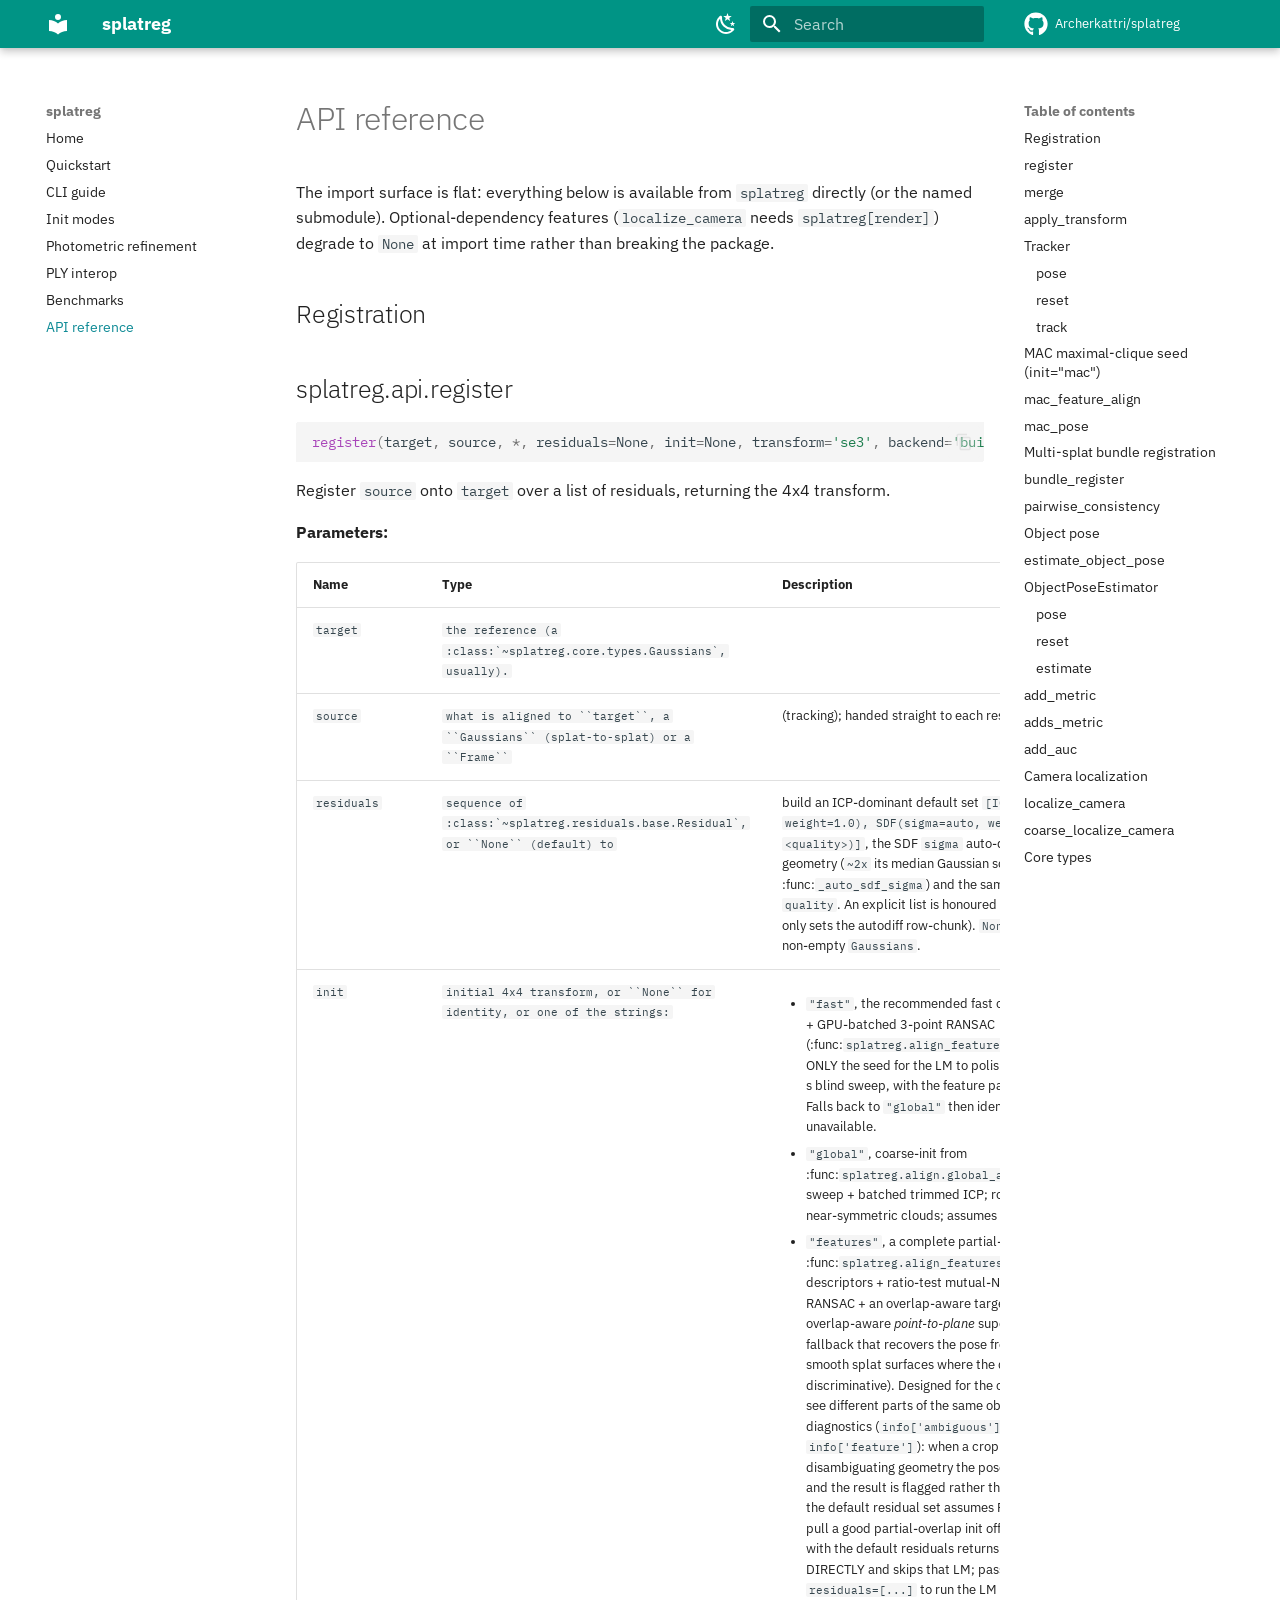
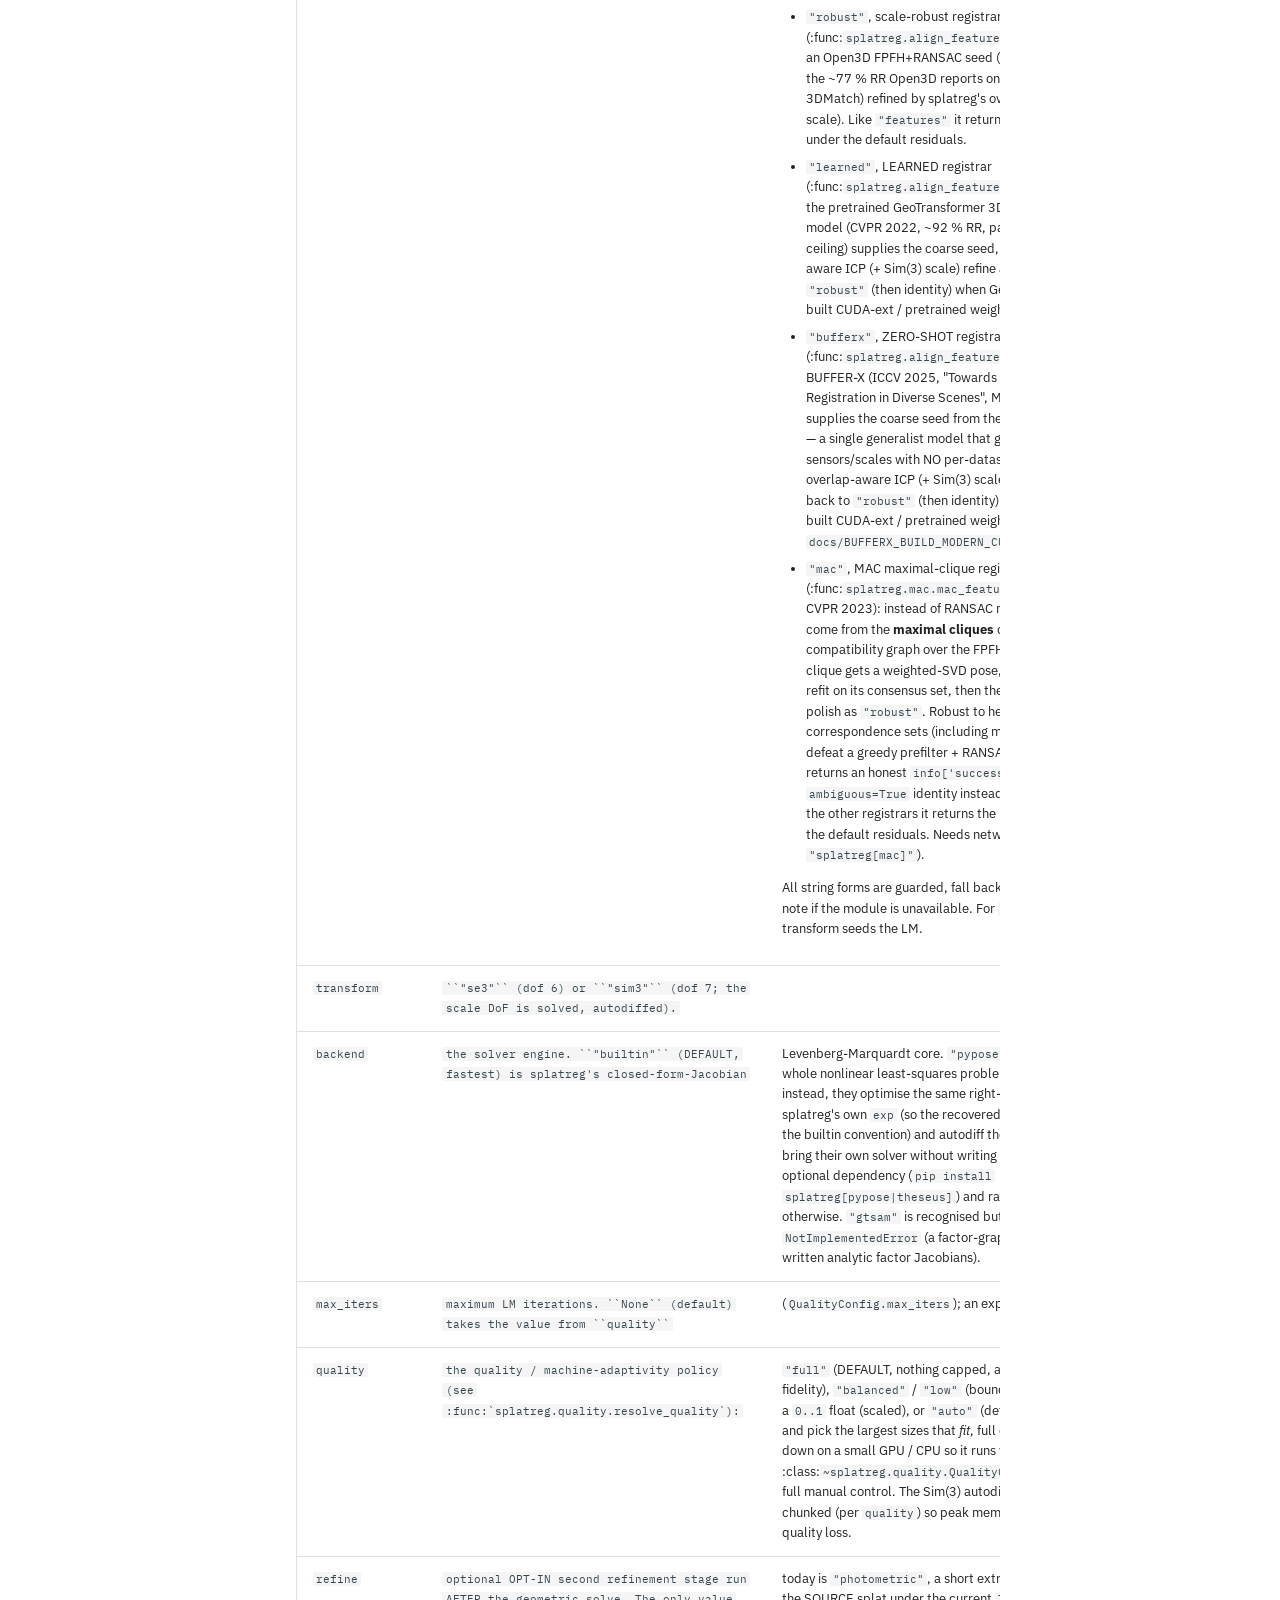
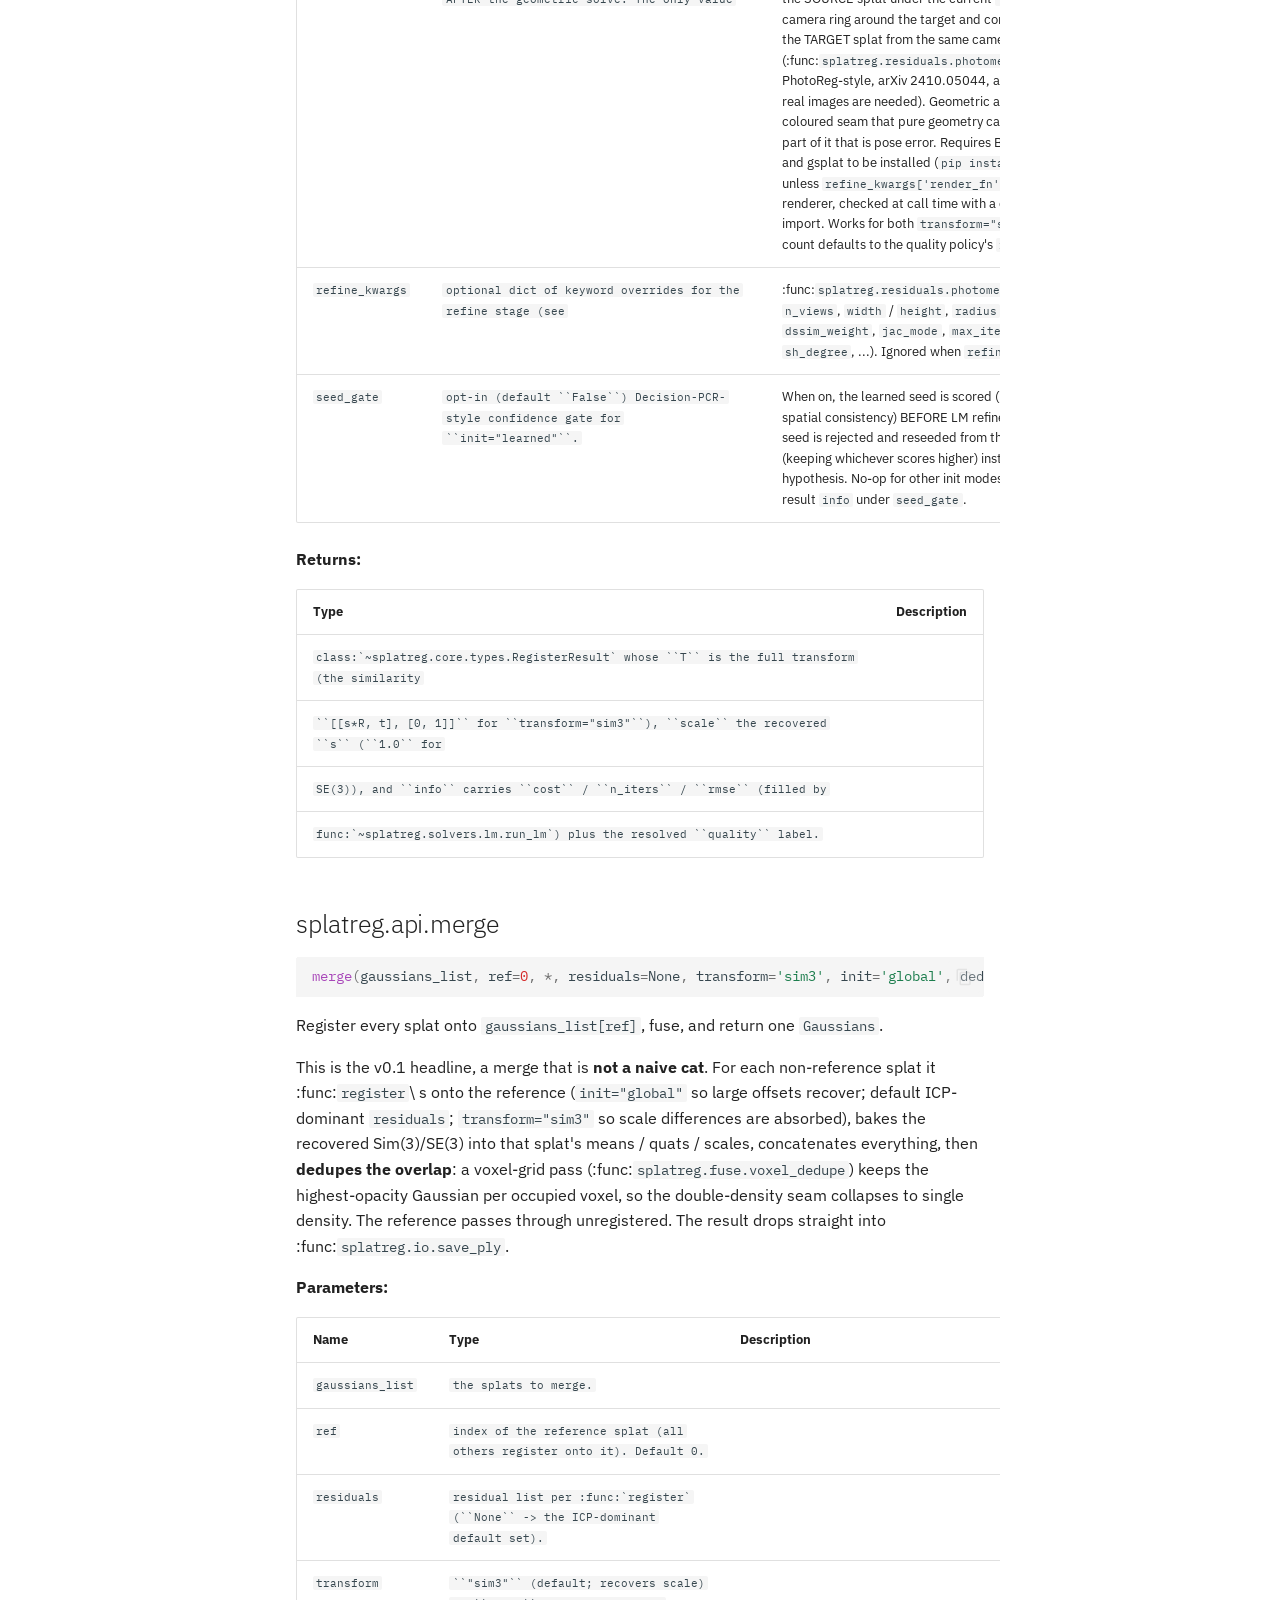
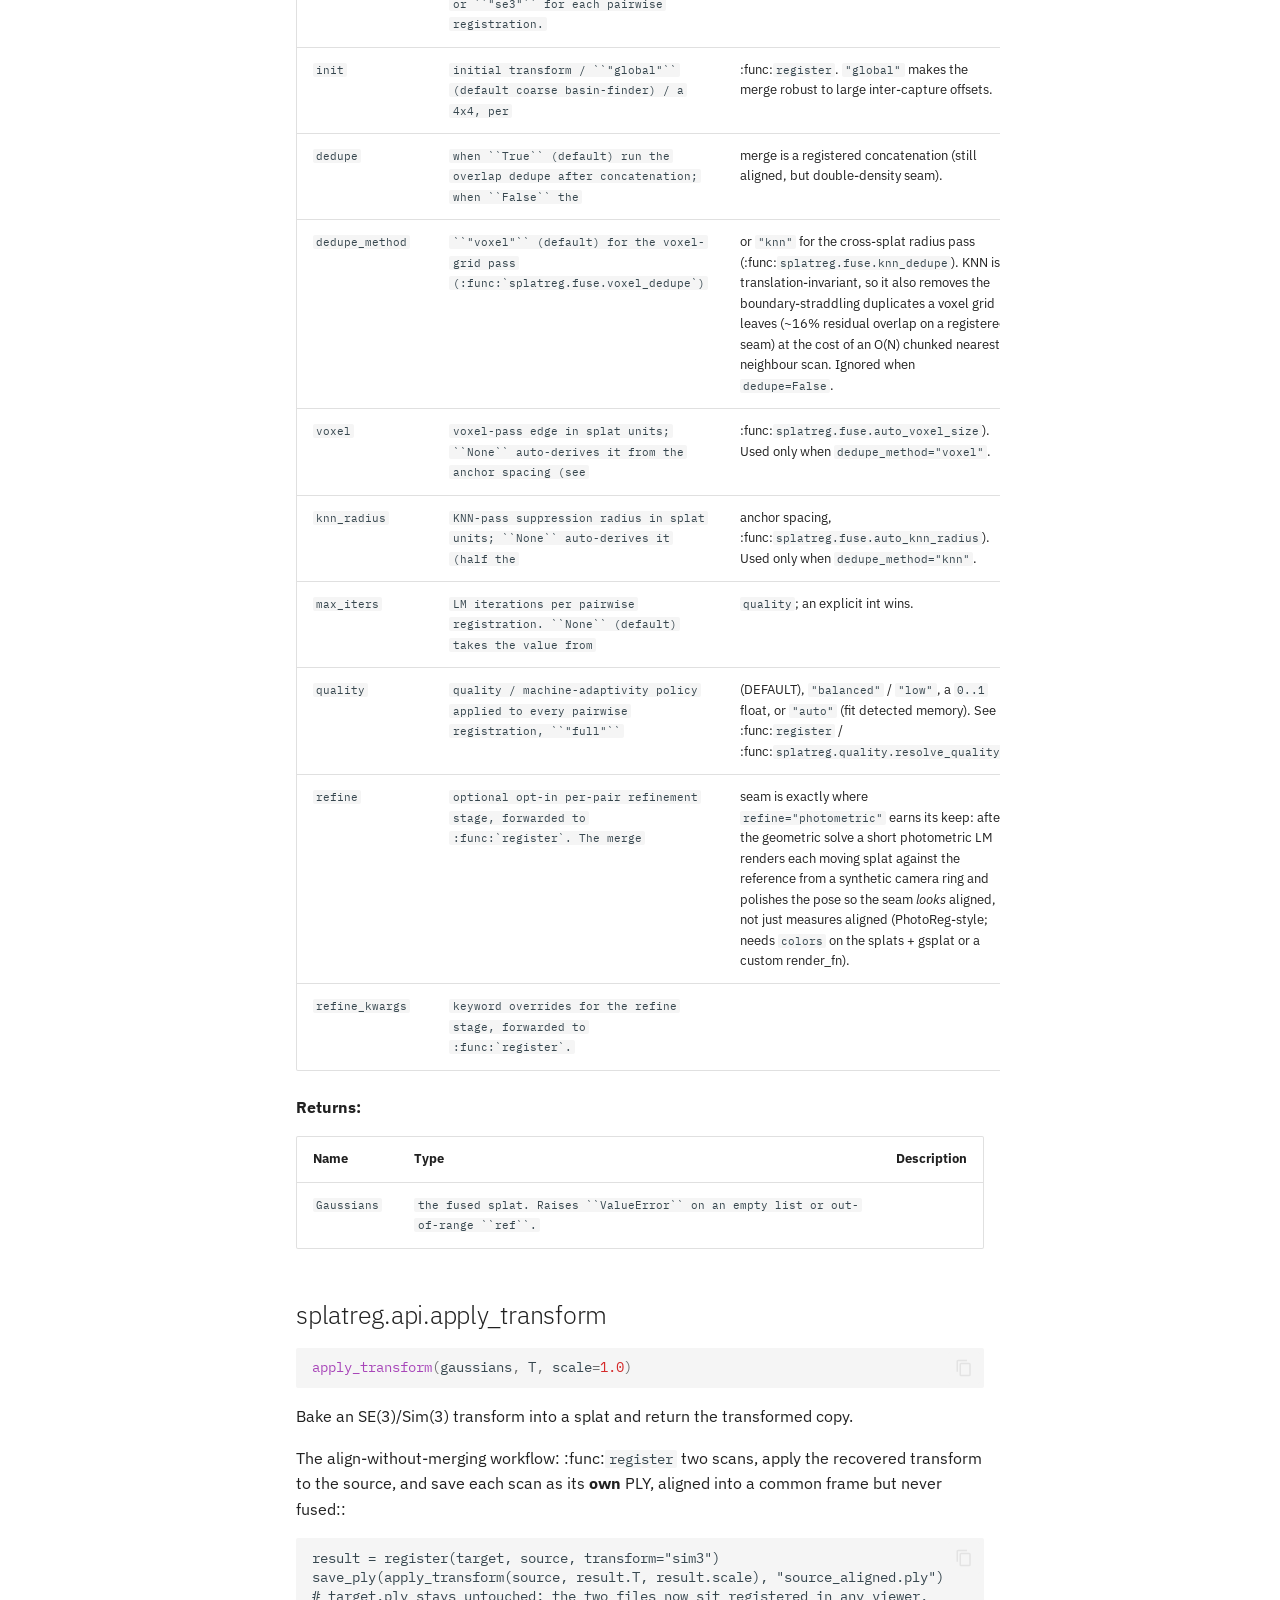
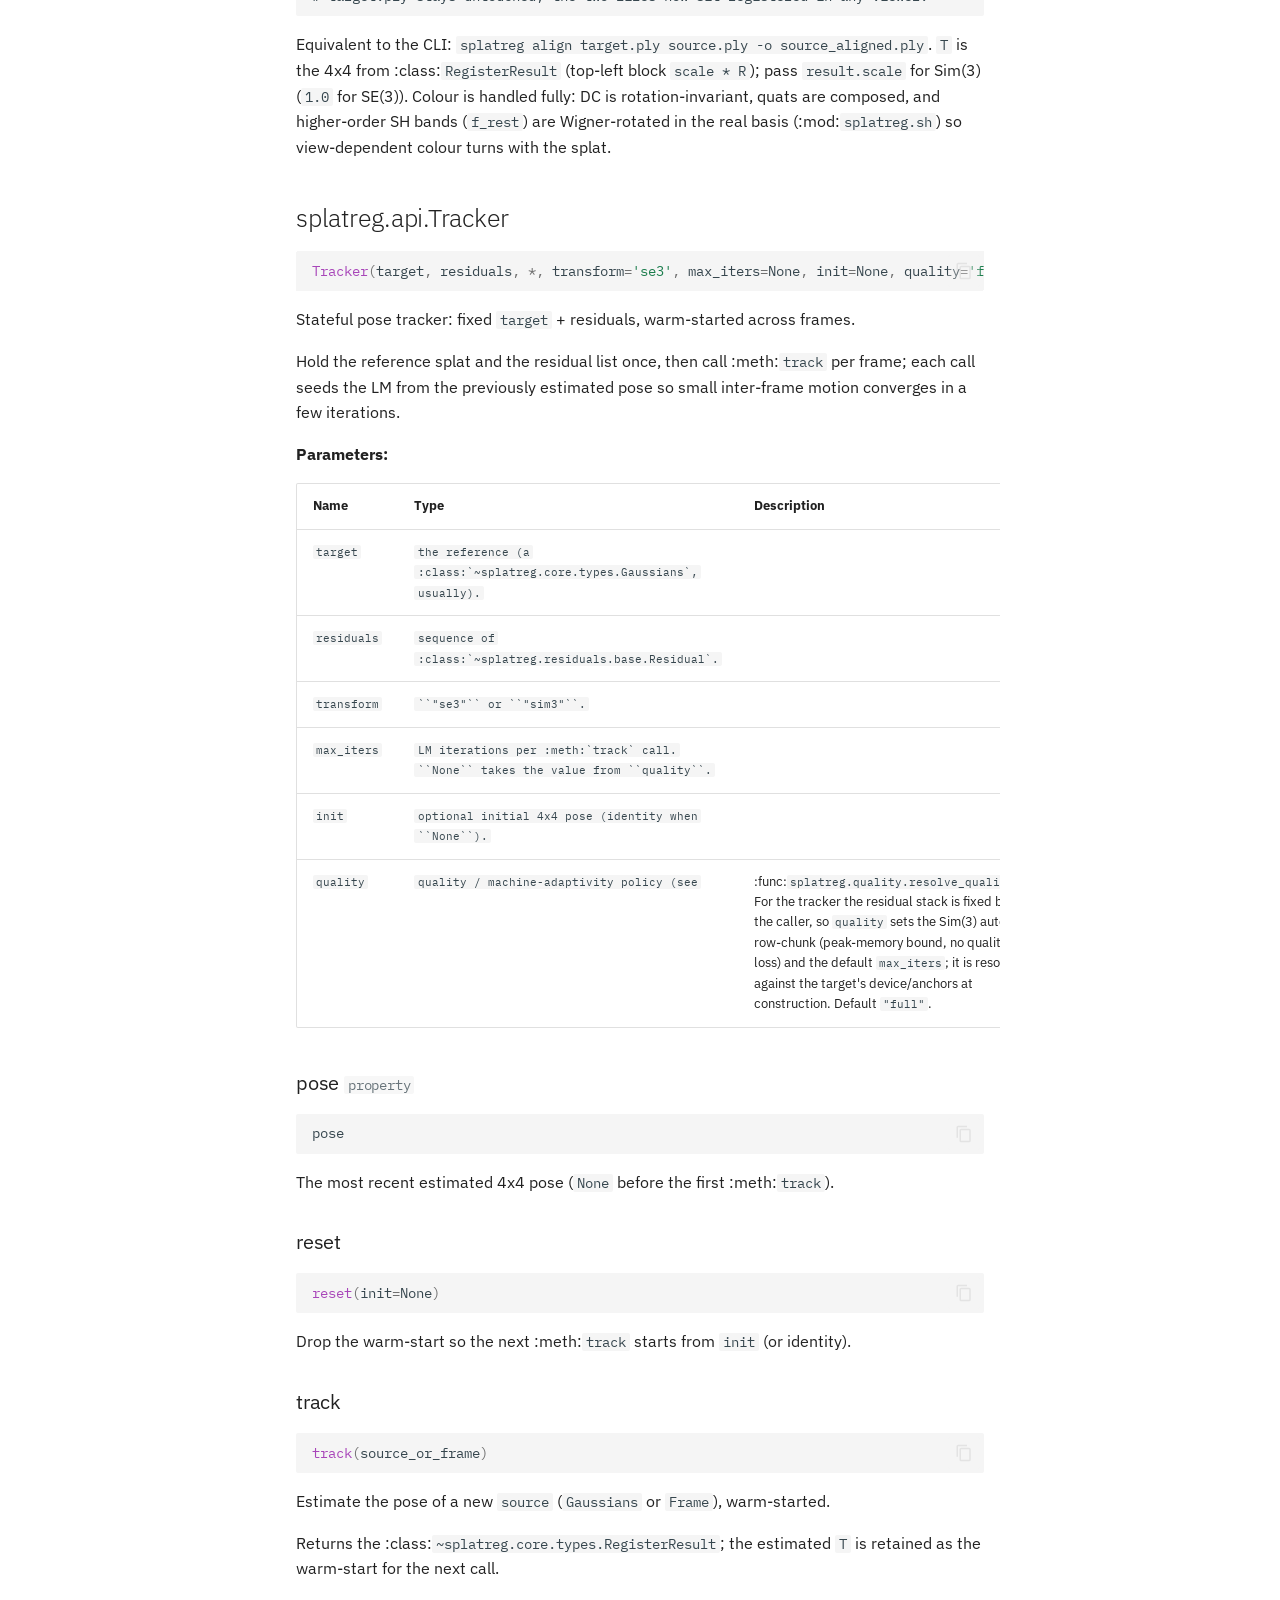
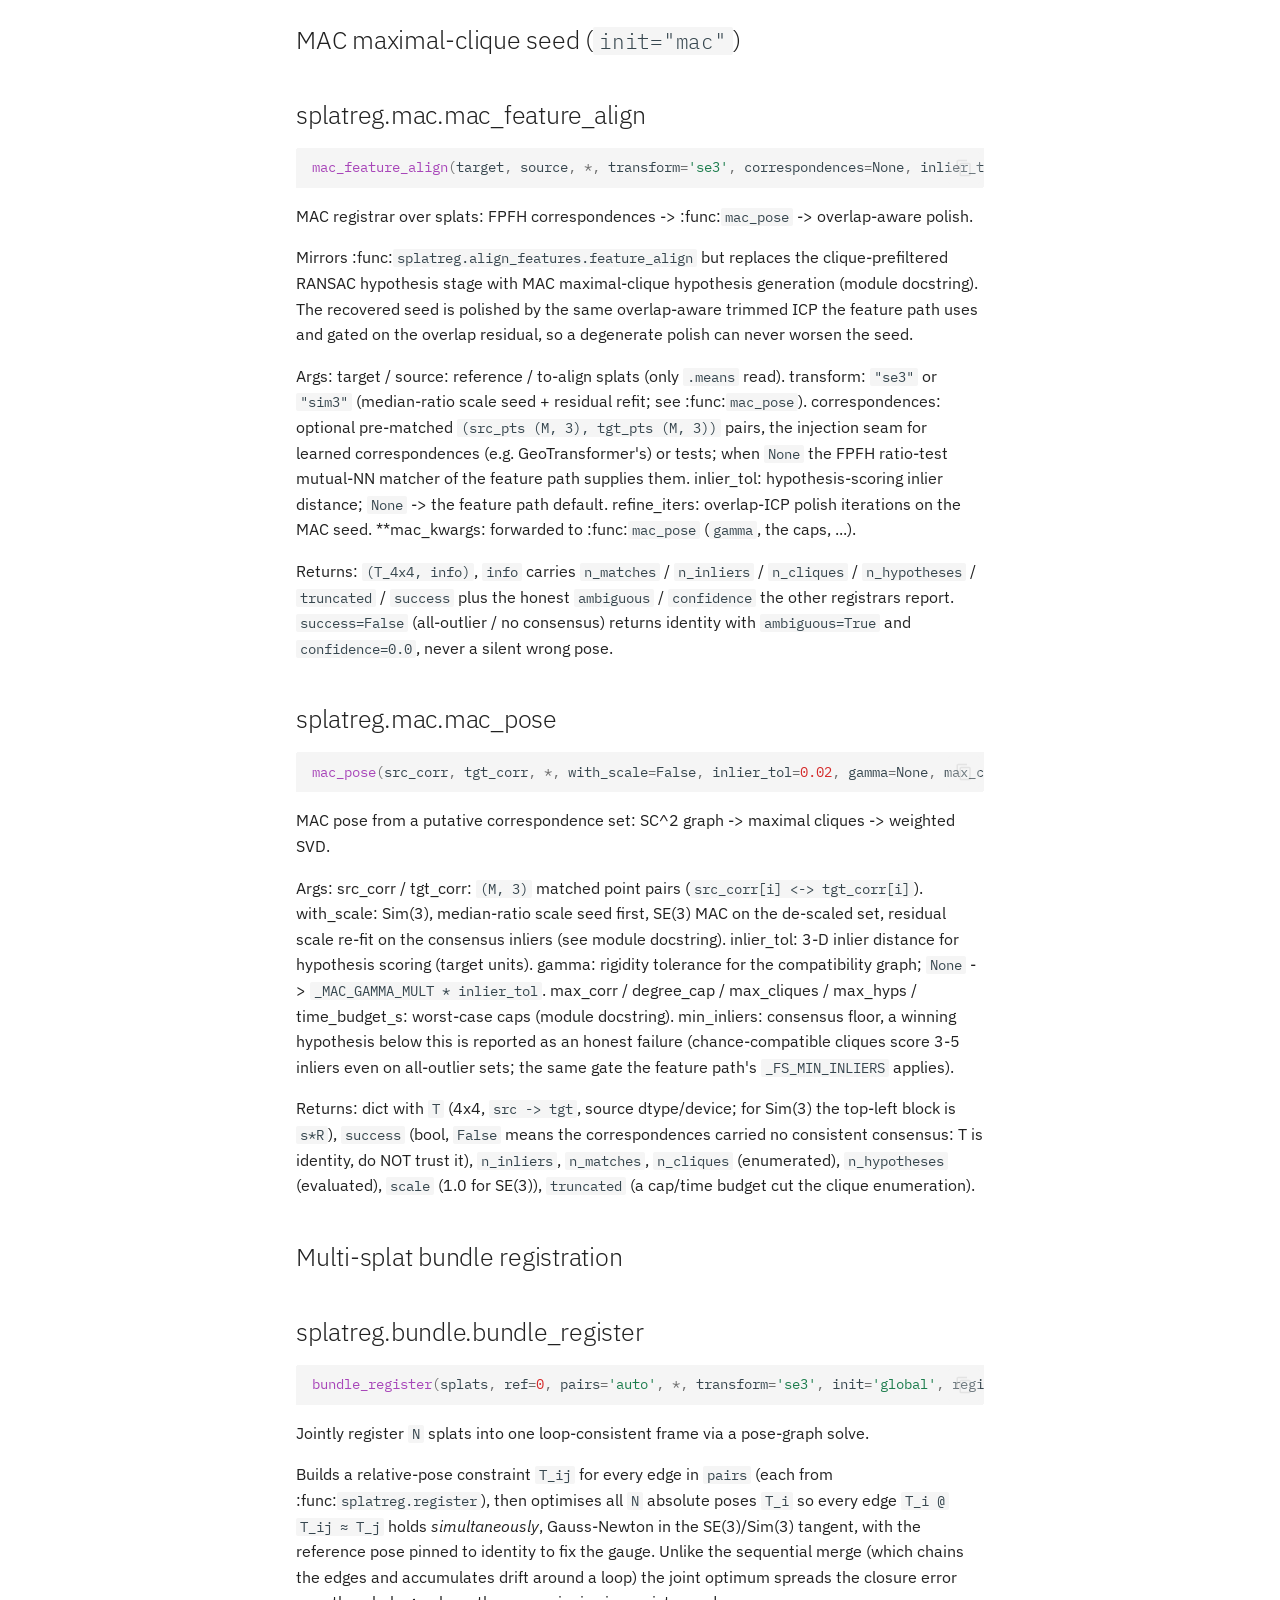
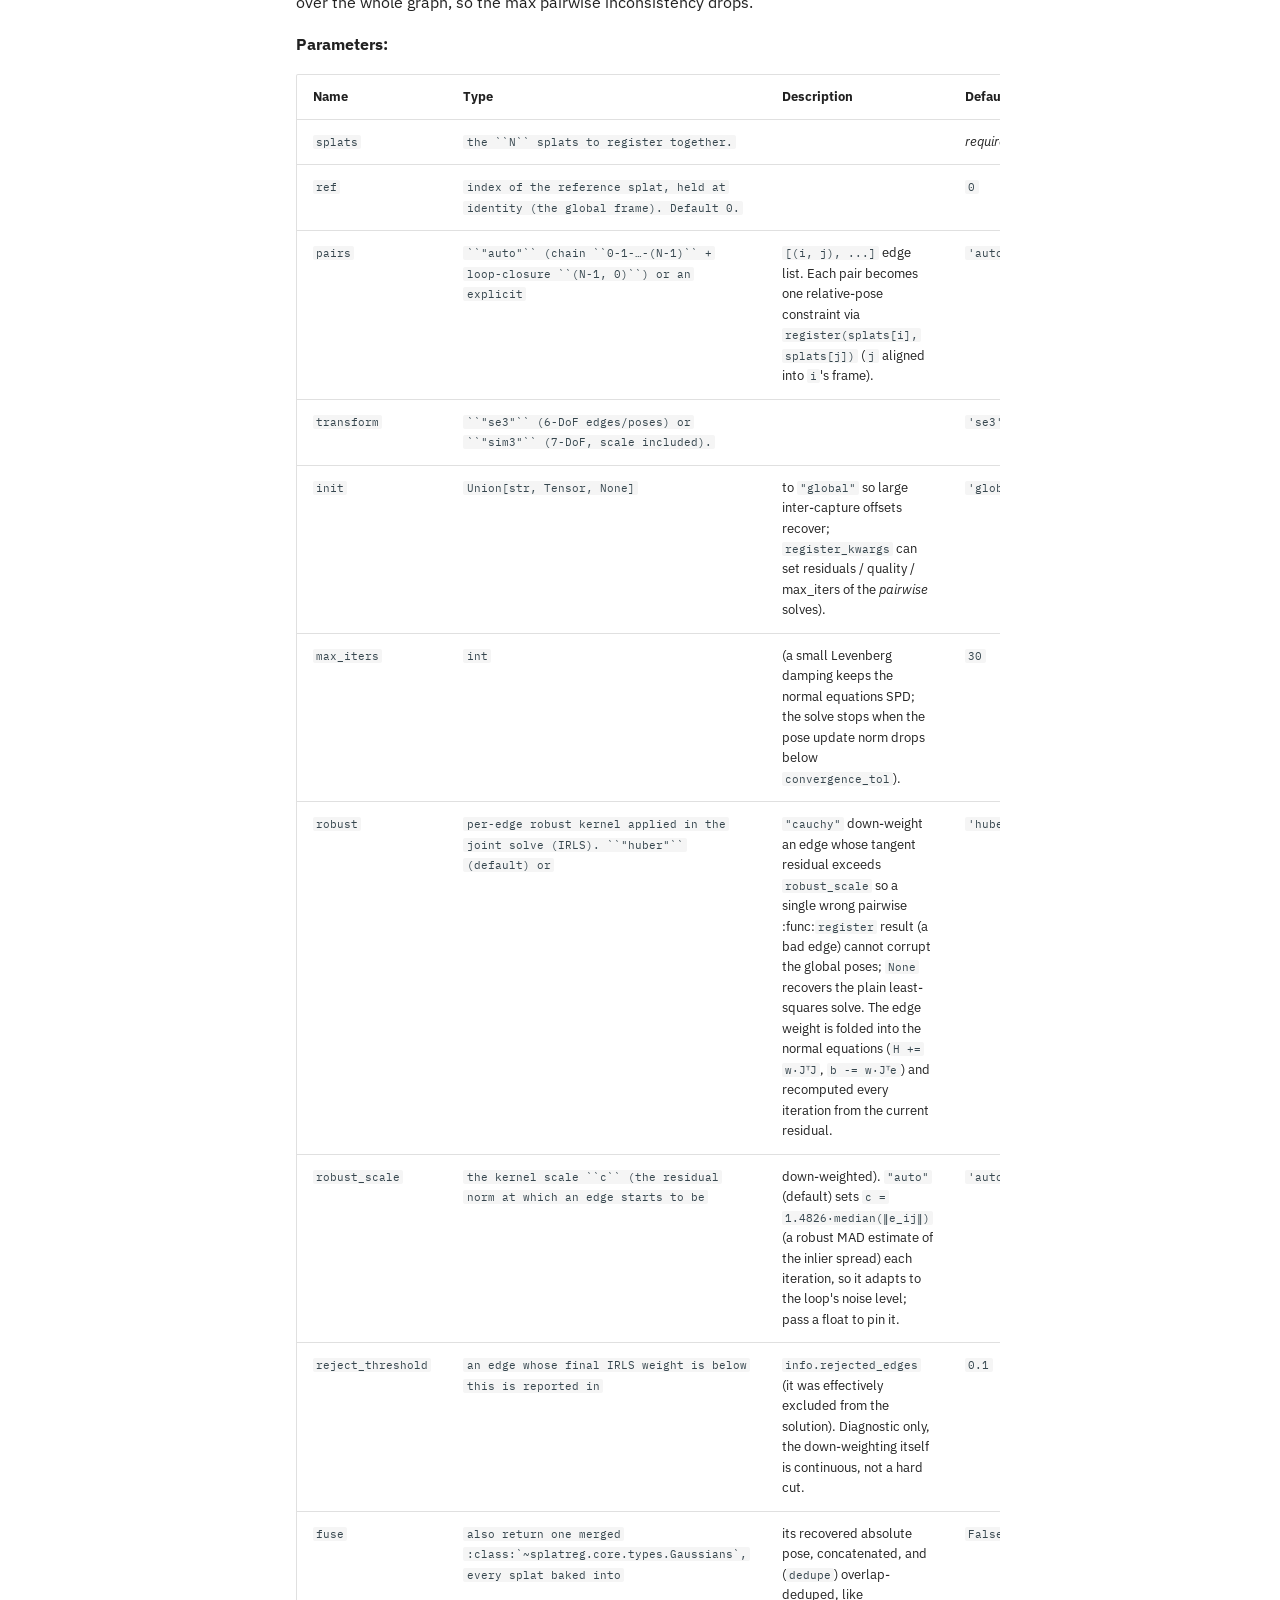
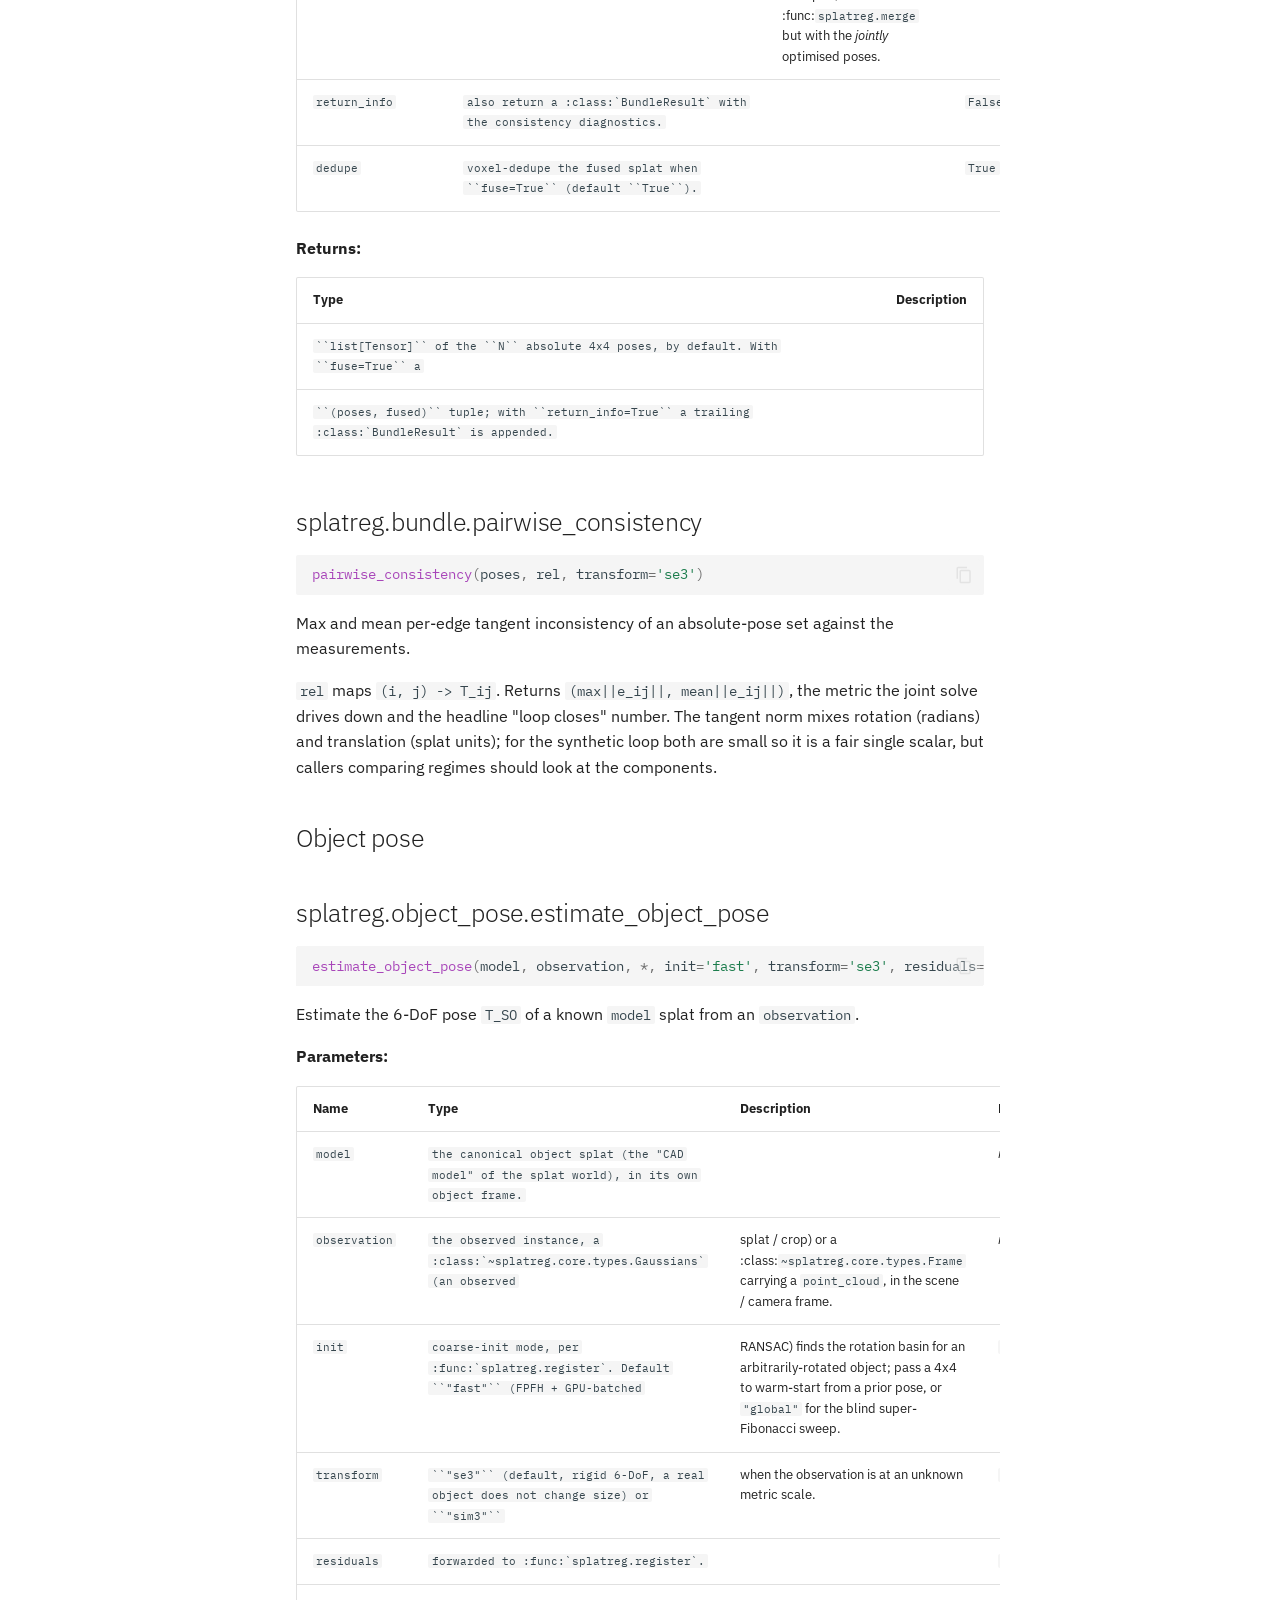
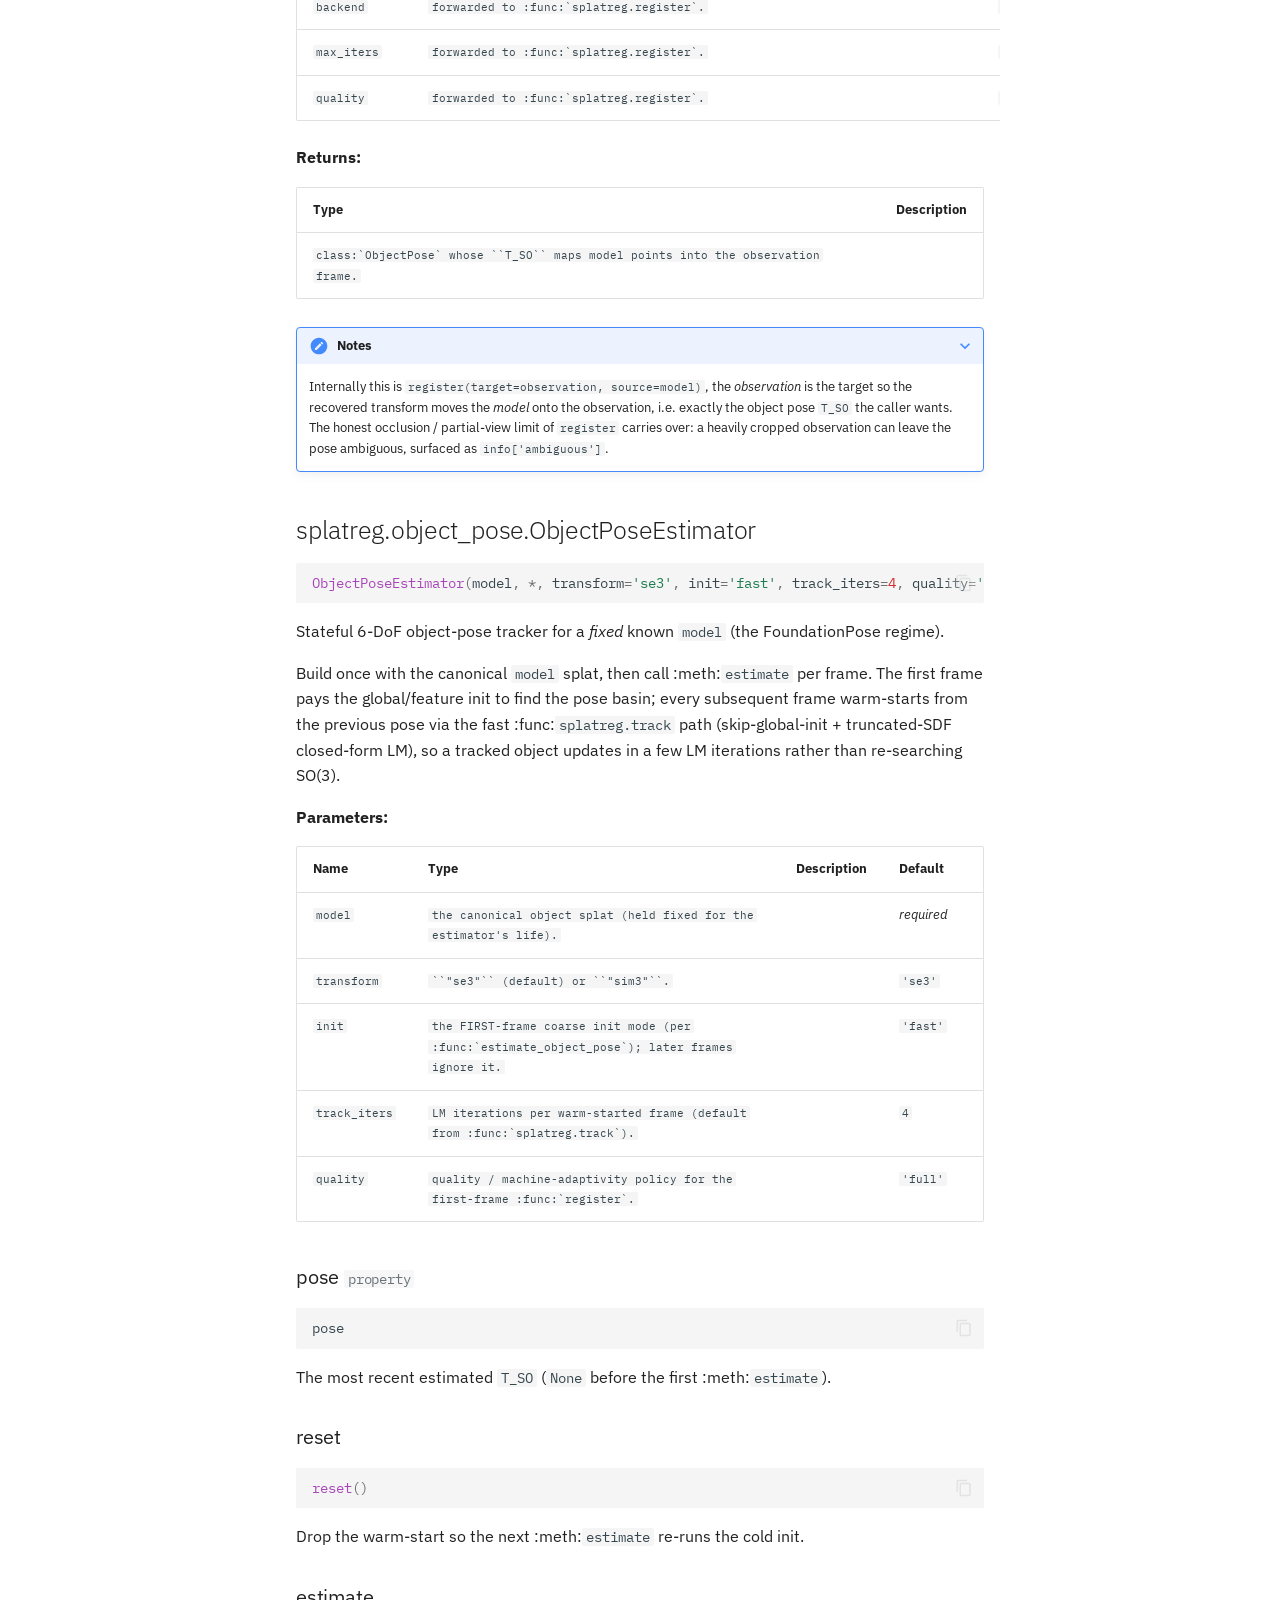
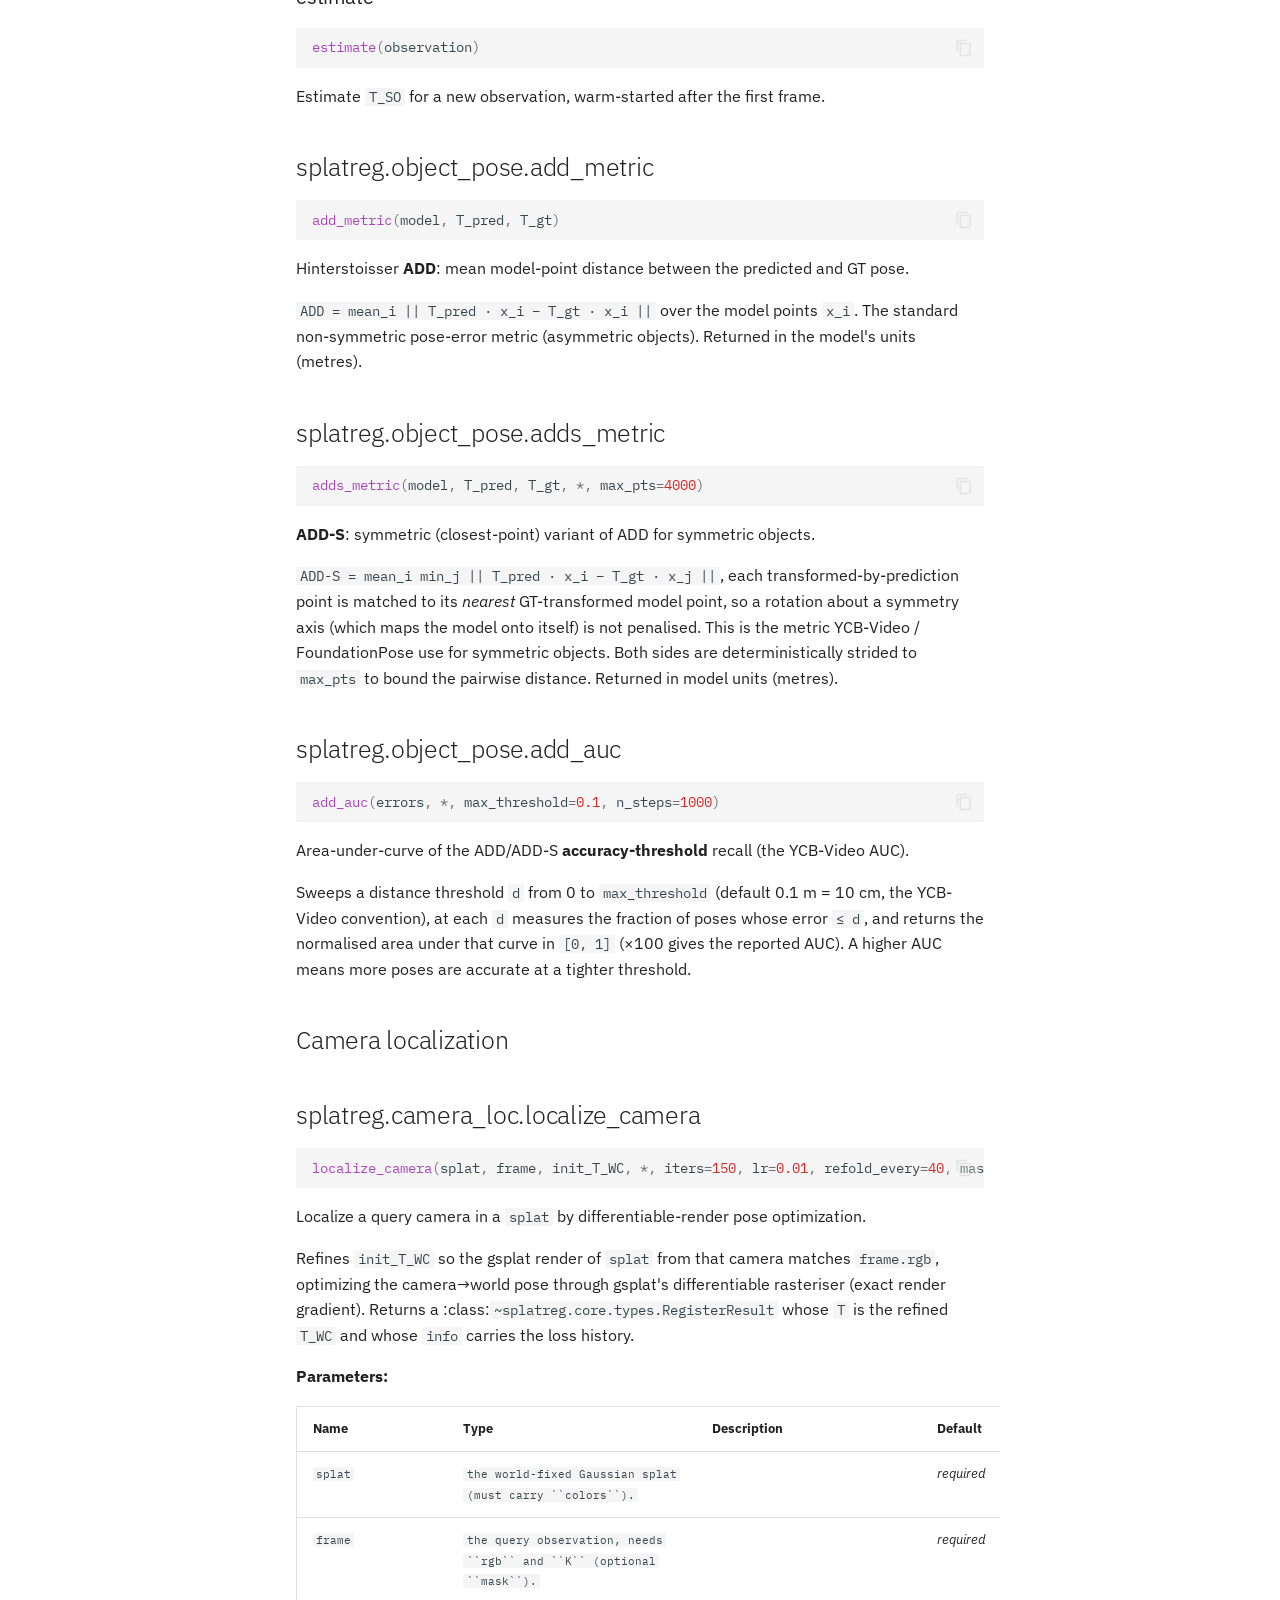
<file: api/index.html>
<!doctype html>
<html lang="en" class="no-js">
  <head>
    
      <meta charset="utf-8">
      <meta name="viewport" content="width=device-width,initial-scale=1">
      
        <meta name="description" content="Register Gaussian splats: align and merge two 3DGS scans into one SE(3)/Sim(3) frame.">
      
      
      
        <link rel="canonical" href="https://archerkattri.github.io/splatreg/api/">
      
      
        <link rel="prev" href="../benchmarks/">
      
      
      
        
      
      
      <link rel="icon" href="../assets/images/favicon.png">
      <meta name="generator" content="mkdocs-1.6.1, mkdocs-material-9.7.7">
    
    
      
        <title>API reference - splatreg</title>
      
    
    
      <link rel="stylesheet" href="../assets/stylesheets/main.ec1eaa64.min.css">
      
        
        <link rel="stylesheet" href="../assets/stylesheets/palette.ab4e12ef.min.css">
      
      


    
    
      
    
    
      
        
        
        <link rel="preconnect" href="https://fonts.gstatic.com" crossorigin>
        <link rel="stylesheet" href="https://fonts.googleapis.com/css?family=IBM+Plex+Sans:300,300i,400,400i,700,700i%7CIBM+Plex+Mono:400,400i,700,700i&display=fallback">
        <style>:root{--md-text-font:"IBM Plex Sans";--md-code-font:"IBM Plex Mono"}</style>
      
    
    
      <link rel="stylesheet" href="../assets/_mkdocstrings.css">
    
      <link rel="stylesheet" href="../stylesheets/extra.css">
    
    <script>__md_scope=new URL("..",location),__md_hash=e=>[...e].reduce(((e,_)=>(e<<5)-e+_.charCodeAt(0)),0),__md_get=(e,_=localStorage,t=__md_scope)=>JSON.parse(_.getItem(t.pathname+"."+e)),__md_set=(e,_,t=localStorage,a=__md_scope)=>{try{t.setItem(a.pathname+"."+e,JSON.stringify(_))}catch(e){}}</script>
    
      

    
    
  </head>
  
  
    
    
      
    
    
    
    
    <body dir="ltr" data-md-color-scheme="default" data-md-color-primary="teal" data-md-color-accent="deep-orange">
  
    
    <input class="md-toggle" data-md-toggle="drawer" type="checkbox" id="__drawer" autocomplete="off">
    <input class="md-toggle" data-md-toggle="search" type="checkbox" id="__search" autocomplete="off">
    <label class="md-overlay" for="__drawer"></label>
    <div data-md-component="skip">
      
        
        <a href="#api-reference" class="md-skip">
          Skip to content
        </a>
      
    </div>
    <div data-md-component="announce">
      
    </div>
    
    
      

  

<header class="md-header md-header--shadow" data-md-component="header">
  <nav class="md-header__inner md-grid" aria-label="Header">
    <a href=".." title="splatreg" class="md-header__button md-logo" aria-label="splatreg" data-md-component="logo">
      
  
  <svg xmlns="http://www.w3.org/2000/svg" viewBox="0 0 24 24"><path d="M12 8a3 3 0 0 0 3-3 3 3 0 0 0-3-3 3 3 0 0 0-3 3 3 3 0 0 0 3 3m0 3.54C9.64 9.35 6.5 8 3 8v11c3.5 0 6.64 1.35 9 3.54 2.36-2.19 5.5-3.54 9-3.54V8c-3.5 0-6.64 1.35-9 3.54"/></svg>

    </a>
    <label class="md-header__button md-icon" for="__drawer">
      
      <svg xmlns="http://www.w3.org/2000/svg" viewBox="0 0 24 24"><path d="M3 6h18v2H3zm0 5h18v2H3zm0 5h18v2H3z"/></svg>
    </label>
    <div class="md-header__title" data-md-component="header-title">
      <div class="md-header__ellipsis">
        <div class="md-header__topic">
          <span class="md-ellipsis">
            splatreg
          </span>
        </div>
        <div class="md-header__topic" data-md-component="header-topic">
          <span class="md-ellipsis">
            
              API reference
            
          </span>
        </div>
      </div>
    </div>
    
      
        <form class="md-header__option" data-md-component="palette">
  
    
    
    
    <input class="md-option" data-md-color-media="(prefers-color-scheme: light)" data-md-color-scheme="default" data-md-color-primary="teal" data-md-color-accent="deep-orange"  aria-label="Dark mode"  type="radio" name="__palette" id="__palette_0">
    
      <label class="md-header__button md-icon" title="Dark mode" for="__palette_1" hidden>
        <svg xmlns="http://www.w3.org/2000/svg" viewBox="0 0 24 24"><path d="m17.75 4.09-2.53 1.94.91 3.06-2.63-1.81-2.63 1.81.91-3.06-2.53-1.94L12.44 4l1.06-3 1.06 3zm3.5 6.91-1.64 1.25.59 1.98-1.7-1.17-1.7 1.17.59-1.98L15.75 11l2.06-.05L18.5 9l.69 1.95zm-2.28 4.95c.83-.08 1.72 1.1 1.19 1.85-.32.45-.66.87-1.08 1.27C15.17 23 8.84 23 4.94 19.07c-3.91-3.9-3.91-10.24 0-14.14.4-.4.82-.76 1.27-1.08.75-.53 1.93.36 1.85 1.19-.27 2.86.69 5.83 2.89 8.02a9.96 9.96 0 0 0 8.02 2.89m-1.64 2.02a12.08 12.08 0 0 1-7.8-3.47c-2.17-2.19-3.33-5-3.49-7.82-2.81 3.14-2.7 7.96.31 10.98 3.02 3.01 7.84 3.12 10.98.31"/></svg>
      </label>
    
  
    
    
    
    <input class="md-option" data-md-color-media="(prefers-color-scheme: dark)" data-md-color-scheme="slate" data-md-color-primary="teal" data-md-color-accent="deep-orange"  aria-label="Light mode"  type="radio" name="__palette" id="__palette_1">
    
      <label class="md-header__button md-icon" title="Light mode" for="__palette_0" hidden>
        <svg xmlns="http://www.w3.org/2000/svg" viewBox="0 0 24 24"><path d="M12 7a5 5 0 0 1 5 5 5 5 0 0 1-5 5 5 5 0 0 1-5-5 5 5 0 0 1 5-5m0 2a3 3 0 0 0-3 3 3 3 0 0 0 3 3 3 3 0 0 0 3-3 3 3 0 0 0-3-3m0-7 2.39 3.42C13.65 5.15 12.84 5 12 5s-1.65.15-2.39.42zM3.34 7l4.16-.35A7.2 7.2 0 0 0 5.94 8.5c-.44.74-.69 1.5-.83 2.29zm.02 10 1.76-3.77a7.131 7.131 0 0 0 2.38 4.14zM20.65 7l-1.77 3.79a7.02 7.02 0 0 0-2.38-4.15zm-.01 10-4.14.36c.59-.51 1.12-1.14 1.54-1.86.42-.73.69-1.5.83-2.29zM12 22l-2.41-3.44c.74.27 1.55.44 2.41.44.82 0 1.63-.17 2.37-.44z"/></svg>
      </label>
    
  
</form>
      
    
    
      <script>var palette=__md_get("__palette");if(palette&&palette.color){if("(prefers-color-scheme)"===palette.color.media){var media=matchMedia("(prefers-color-scheme: light)"),input=document.querySelector(media.matches?"[data-md-color-media='(prefers-color-scheme: light)']":"[data-md-color-media='(prefers-color-scheme: dark)']");palette.color.media=input.getAttribute("data-md-color-media"),palette.color.scheme=input.getAttribute("data-md-color-scheme"),palette.color.primary=input.getAttribute("data-md-color-primary"),palette.color.accent=input.getAttribute("data-md-color-accent")}for(var[key,value]of Object.entries(palette.color))document.body.setAttribute("data-md-color-"+key,value)}</script>
    
    
    
      
      
        <label class="md-header__button md-icon" for="__search">
          
          <svg xmlns="http://www.w3.org/2000/svg" viewBox="0 0 24 24"><path d="M9.5 3A6.5 6.5 0 0 1 16 9.5c0 1.61-.59 3.09-1.56 4.23l.27.27h.79l5 5-1.5 1.5-5-5v-.79l-.27-.27A6.52 6.52 0 0 1 9.5 16 6.5 6.5 0 0 1 3 9.5 6.5 6.5 0 0 1 9.5 3m0 2C7 5 5 7 5 9.5S7 14 9.5 14 14 12 14 9.5 12 5 9.5 5"/></svg>
        </label>
        <div class="md-search" data-md-component="search" role="dialog">
  <label class="md-search__overlay" for="__search"></label>
  <div class="md-search__inner" role="search">
    <form class="md-search__form" name="search">
      <input type="text" class="md-search__input" name="query" aria-label="Search" placeholder="Search" autocapitalize="off" autocorrect="off" autocomplete="off" spellcheck="false" data-md-component="search-query" required>
      <label class="md-search__icon md-icon" for="__search">
        
        <svg xmlns="http://www.w3.org/2000/svg" viewBox="0 0 24 24"><path d="M9.5 3A6.5 6.5 0 0 1 16 9.5c0 1.61-.59 3.09-1.56 4.23l.27.27h.79l5 5-1.5 1.5-5-5v-.79l-.27-.27A6.52 6.52 0 0 1 9.5 16 6.5 6.5 0 0 1 3 9.5 6.5 6.5 0 0 1 9.5 3m0 2C7 5 5 7 5 9.5S7 14 9.5 14 14 12 14 9.5 12 5 9.5 5"/></svg>
        
        <svg xmlns="http://www.w3.org/2000/svg" viewBox="0 0 24 24"><path d="M20 11v2H8l5.5 5.5-1.42 1.42L4.16 12l7.92-7.92L13.5 5.5 8 11z"/></svg>
      </label>
      <nav class="md-search__options" aria-label="Search">
        
        <button type="reset" class="md-search__icon md-icon" title="Clear" aria-label="Clear" tabindex="-1">
          
          <svg xmlns="http://www.w3.org/2000/svg" viewBox="0 0 24 24"><path d="M19 6.41 17.59 5 12 10.59 6.41 5 5 6.41 10.59 12 5 17.59 6.41 19 12 13.41 17.59 19 19 17.59 13.41 12z"/></svg>
        </button>
      </nav>
      
        <div class="md-search__suggest" data-md-component="search-suggest"></div>
      
    </form>
    <div class="md-search__output">
      <div class="md-search__scrollwrap" tabindex="0" data-md-scrollfix>
        <div class="md-search-result" data-md-component="search-result">
          <div class="md-search-result__meta">
            Initializing search
          </div>
          <ol class="md-search-result__list" role="presentation"></ol>
        </div>
      </div>
    </div>
  </div>
</div>
      
    
    
      <div class="md-header__source">
        <a href="https://github.com/Archerkattri/splatreg" title="Go to repository" class="md-source" data-md-component="source">
  <div class="md-source__icon md-icon">
    
    <svg xmlns="http://www.w3.org/2000/svg" viewBox="0 0 512 512"><!--! Font Awesome Free 7.1.0 by @fontawesome - https://fontawesome.com License - https://fontawesome.com/license/free (Icons: CC BY 4.0, Fonts: SIL OFL 1.1, Code: MIT License) Copyright 2025 Fonticons, Inc.--><path d="M173.9 397.4c0 2-2.3 3.6-5.2 3.6-3.3.3-5.6-1.3-5.6-3.6 0-2 2.3-3.6 5.2-3.6 3-.3 5.6 1.3 5.6 3.6m-31.1-4.5c-.7 2 1.3 4.3 4.3 4.9 2.6 1 5.6 0 6.2-2s-1.3-4.3-4.3-5.2c-2.6-.7-5.5.3-6.2 2.3m44.2-1.7c-2.9.7-4.9 2.6-4.6 4.9.3 2 2.9 3.3 5.9 2.6 2.9-.7 4.9-2.6 4.6-4.6-.3-1.9-3-3.2-5.9-2.9M252.8 8C114.1 8 8 113.3 8 252c0 110.9 69.8 205.8 169.5 239.2 12.8 2.3 17.3-5.6 17.3-12.1 0-6.2-.3-40.4-.3-61.4 0 0-70 15-84.7-29.8 0 0-11.4-29.1-27.8-36.6 0 0-22.9-15.7 1.6-15.4 0 0 24.9 2 38.6 25.8 21.9 38.6 58.6 27.5 72.9 20.9 2.3-16 8.8-27.1 16-33.7-55.9-6.2-112.3-14.3-112.3-110.5 0-27.5 7.6-41.3 23.6-58.9-2.6-6.5-11.1-33.3 2.6-67.9 20.9-6.5 69 27 69 27 20-5.6 41.5-8.5 62.8-8.5s42.8 2.9 62.8 8.5c0 0 48.1-33.6 69-27 13.7 34.7 5.2 61.4 2.6 67.9 16 17.7 25.8 31.5 25.8 58.9 0 96.5-58.9 104.2-114.8 110.5 9.2 7.9 17 22.9 17 46.4 0 33.7-.3 75.4-.3 83.6 0 6.5 4.6 14.4 17.3 12.1C436.2 457.8 504 362.9 504 252 504 113.3 391.5 8 252.8 8M105.2 352.9c-1.3 1-1 3.3.7 5.2 1.6 1.6 3.9 2.3 5.2 1 1.3-1 1-3.3-.7-5.2-1.6-1.6-3.9-2.3-5.2-1m-10.8-8.1c-.7 1.3.3 2.9 2.3 3.9 1.6 1 3.6.7 4.3-.7.7-1.3-.3-2.9-2.3-3.9-2-.6-3.6-.3-4.3.7m32.4 35.6c-1.6 1.3-1 4.3 1.3 6.2 2.3 2.3 5.2 2.6 6.5 1 1.3-1.3.7-4.3-1.3-6.2-2.2-2.3-5.2-2.6-6.5-1m-11.4-14.7c-1.6 1-1.6 3.6 0 5.9s4.3 3.3 5.6 2.3c1.6-1.3 1.6-3.9 0-6.2-1.4-2.3-4-3.3-5.6-2"/></svg>
  </div>
  <div class="md-source__repository">
    Archerkattri/splatreg
  </div>
</a>
      </div>
    
  </nav>
  
</header>
    
    <div class="md-container" data-md-component="container">
      
      
        
          
        
      
      <main class="md-main" data-md-component="main">
        <div class="md-main__inner md-grid">
          
            
              
              <div class="md-sidebar md-sidebar--primary" data-md-component="sidebar" data-md-type="navigation" >
                <div class="md-sidebar__scrollwrap">
                  <div class="md-sidebar__inner">
                    



<nav class="md-nav md-nav--primary" aria-label="Navigation" data-md-level="0">
  <label class="md-nav__title" for="__drawer">
    <a href=".." title="splatreg" class="md-nav__button md-logo" aria-label="splatreg" data-md-component="logo">
      
  
  <svg xmlns="http://www.w3.org/2000/svg" viewBox="0 0 24 24"><path d="M12 8a3 3 0 0 0 3-3 3 3 0 0 0-3-3 3 3 0 0 0-3 3 3 3 0 0 0 3 3m0 3.54C9.64 9.35 6.5 8 3 8v11c3.5 0 6.64 1.35 9 3.54 2.36-2.19 5.5-3.54 9-3.54V8c-3.5 0-6.64 1.35-9 3.54"/></svg>

    </a>
    splatreg
  </label>
  
    <div class="md-nav__source">
      <a href="https://github.com/Archerkattri/splatreg" title="Go to repository" class="md-source" data-md-component="source">
  <div class="md-source__icon md-icon">
    
    <svg xmlns="http://www.w3.org/2000/svg" viewBox="0 0 512 512"><!--! Font Awesome Free 7.1.0 by @fontawesome - https://fontawesome.com License - https://fontawesome.com/license/free (Icons: CC BY 4.0, Fonts: SIL OFL 1.1, Code: MIT License) Copyright 2025 Fonticons, Inc.--><path d="M173.9 397.4c0 2-2.3 3.6-5.2 3.6-3.3.3-5.6-1.3-5.6-3.6 0-2 2.3-3.6 5.2-3.6 3-.3 5.6 1.3 5.6 3.6m-31.1-4.5c-.7 2 1.3 4.3 4.3 4.9 2.6 1 5.6 0 6.2-2s-1.3-4.3-4.3-5.2c-2.6-.7-5.5.3-6.2 2.3m44.2-1.7c-2.9.7-4.9 2.6-4.6 4.9.3 2 2.9 3.3 5.9 2.6 2.9-.7 4.9-2.6 4.6-4.6-.3-1.9-3-3.2-5.9-2.9M252.8 8C114.1 8 8 113.3 8 252c0 110.9 69.8 205.8 169.5 239.2 12.8 2.3 17.3-5.6 17.3-12.1 0-6.2-.3-40.4-.3-61.4 0 0-70 15-84.7-29.8 0 0-11.4-29.1-27.8-36.6 0 0-22.9-15.7 1.6-15.4 0 0 24.9 2 38.6 25.8 21.9 38.6 58.6 27.5 72.9 20.9 2.3-16 8.8-27.1 16-33.7-55.9-6.2-112.3-14.3-112.3-110.5 0-27.5 7.6-41.3 23.6-58.9-2.6-6.5-11.1-33.3 2.6-67.9 20.9-6.5 69 27 69 27 20-5.6 41.5-8.5 62.8-8.5s42.8 2.9 62.8 8.5c0 0 48.1-33.6 69-27 13.7 34.7 5.2 61.4 2.6 67.9 16 17.7 25.8 31.5 25.8 58.9 0 96.5-58.9 104.2-114.8 110.5 9.2 7.9 17 22.9 17 46.4 0 33.7-.3 75.4-.3 83.6 0 6.5 4.6 14.4 17.3 12.1C436.2 457.8 504 362.9 504 252 504 113.3 391.5 8 252.8 8M105.2 352.9c-1.3 1-1 3.3.7 5.2 1.6 1.6 3.9 2.3 5.2 1 1.3-1 1-3.3-.7-5.2-1.6-1.6-3.9-2.3-5.2-1m-10.8-8.1c-.7 1.3.3 2.9 2.3 3.9 1.6 1 3.6.7 4.3-.7.7-1.3-.3-2.9-2.3-3.9-2-.6-3.6-.3-4.3.7m32.4 35.6c-1.6 1.3-1 4.3 1.3 6.2 2.3 2.3 5.2 2.6 6.5 1 1.3-1.3.7-4.3-1.3-6.2-2.2-2.3-5.2-2.6-6.5-1m-11.4-14.7c-1.6 1-1.6 3.6 0 5.9s4.3 3.3 5.6 2.3c1.6-1.3 1.6-3.9 0-6.2-1.4-2.3-4-3.3-5.6-2"/></svg>
  </div>
  <div class="md-source__repository">
    Archerkattri/splatreg
  </div>
</a>
    </div>
  
  <ul class="md-nav__list" data-md-scrollfix>
    
      
      
  
  
  
  
    <li class="md-nav__item">
      <a href=".." class="md-nav__link">
        
  
  
  <span class="md-ellipsis">
    
  
    Home
  

    
  </span>
  
  

      </a>
    </li>
  

    
      
      
  
  
  
  
    <li class="md-nav__item">
      <a href="../quickstart/" class="md-nav__link">
        
  
  
  <span class="md-ellipsis">
    
  
    Quickstart
  

    
  </span>
  
  

      </a>
    </li>
  

    
      
      
  
  
  
  
    <li class="md-nav__item">
      <a href="../cli/" class="md-nav__link">
        
  
  
  <span class="md-ellipsis">
    
  
    CLI guide
  

    
  </span>
  
  

      </a>
    </li>
  

    
      
      
  
  
  
  
    <li class="md-nav__item">
      <a href="../init-modes/" class="md-nav__link">
        
  
  
  <span class="md-ellipsis">
    
  
    Init modes
  

    
  </span>
  
  

      </a>
    </li>
  

    
      
      
  
  
  
  
    <li class="md-nav__item">
      <a href="../photometric/" class="md-nav__link">
        
  
  
  <span class="md-ellipsis">
    
  
    Photometric refinement
  

    
  </span>
  
  

      </a>
    </li>
  

    
      
      
  
  
  
  
    <li class="md-nav__item">
      <a href="../ply-interop/" class="md-nav__link">
        
  
  
  <span class="md-ellipsis">
    
  
    PLY interop
  

    
  </span>
  
  

      </a>
    </li>
  

    
      
      
  
  
  
  
    <li class="md-nav__item">
      <a href="../benchmarks/" class="md-nav__link">
        
  
  
  <span class="md-ellipsis">
    
  
    Benchmarks
  

    
  </span>
  
  

      </a>
    </li>
  

    
      
      
  
  
    
  
  
  
    <li class="md-nav__item md-nav__item--active">
      
      <input class="md-nav__toggle md-toggle" type="checkbox" id="__toc">
      
      
        
      
      
        <label class="md-nav__link md-nav__link--active" for="__toc">
          
  
  
  <span class="md-ellipsis">
    
  
    API reference
  

    
  </span>
  
  

          <span class="md-nav__icon md-icon"></span>
        </label>
      
      <a href="./" class="md-nav__link md-nav__link--active">
        
  
  
  <span class="md-ellipsis">
    
  
    API reference
  

    
  </span>
  
  

      </a>
      
        

<nav class="md-nav md-nav--secondary" aria-label="Table of contents">
  
  
  
    
  
  
    <label class="md-nav__title" for="__toc">
      <span class="md-nav__icon md-icon"></span>
      Table of contents
    </label>
    <ul class="md-nav__list" data-md-component="toc" data-md-scrollfix>
      
        <li class="md-nav__item">
  <a href="#registration" class="md-nav__link">
    <span class="md-ellipsis">
      
        Registration
      
    </span>
  </a>
  
</li>
      
        <li class="md-nav__item">
  <a href="#splatreg.api.register" class="md-nav__link">
    <span class="md-ellipsis">
      
        register
      
    </span>
  </a>
  
</li>
      
        <li class="md-nav__item">
  <a href="#splatreg.api.merge" class="md-nav__link">
    <span class="md-ellipsis">
      
        merge
      
    </span>
  </a>
  
</li>
      
        <li class="md-nav__item">
  <a href="#splatreg.api.apply_transform" class="md-nav__link">
    <span class="md-ellipsis">
      
        apply_transform
      
    </span>
  </a>
  
</li>
      
        <li class="md-nav__item">
  <a href="#splatreg.api.Tracker" class="md-nav__link">
    <span class="md-ellipsis">
      
        Tracker
      
    </span>
  </a>
  
    <nav class="md-nav" aria-label="Tracker">
      <ul class="md-nav__list">
        
          <li class="md-nav__item">
  <a href="#splatreg.api.Tracker.pose" class="md-nav__link">
    <span class="md-ellipsis">
      
        pose
      
    </span>
  </a>
  
</li>
        
          <li class="md-nav__item">
  <a href="#splatreg.api.Tracker.reset" class="md-nav__link">
    <span class="md-ellipsis">
      
        reset
      
    </span>
  </a>
  
</li>
        
          <li class="md-nav__item">
  <a href="#splatreg.api.Tracker.track" class="md-nav__link">
    <span class="md-ellipsis">
      
        track
      
    </span>
  </a>
  
</li>
        
      </ul>
    </nav>
  
</li>
      
        <li class="md-nav__item">
  <a href="#mac-maximal-clique-seed-initmac" class="md-nav__link">
    <span class="md-ellipsis">
      
        MAC maximal-clique seed (init="mac")
      
    </span>
  </a>
  
</li>
      
        <li class="md-nav__item">
  <a href="#splatreg.mac.mac_feature_align" class="md-nav__link">
    <span class="md-ellipsis">
      
        mac_feature_align
      
    </span>
  </a>
  
</li>
      
        <li class="md-nav__item">
  <a href="#splatreg.mac.mac_pose" class="md-nav__link">
    <span class="md-ellipsis">
      
        mac_pose
      
    </span>
  </a>
  
</li>
      
        <li class="md-nav__item">
  <a href="#multi-splat-bundle-registration" class="md-nav__link">
    <span class="md-ellipsis">
      
        Multi-splat bundle registration
      
    </span>
  </a>
  
</li>
      
        <li class="md-nav__item">
  <a href="#splatreg.bundle.bundle_register" class="md-nav__link">
    <span class="md-ellipsis">
      
        bundle_register
      
    </span>
  </a>
  
</li>
      
        <li class="md-nav__item">
  <a href="#splatreg.bundle.pairwise_consistency" class="md-nav__link">
    <span class="md-ellipsis">
      
        pairwise_consistency
      
    </span>
  </a>
  
</li>
      
        <li class="md-nav__item">
  <a href="#object-pose" class="md-nav__link">
    <span class="md-ellipsis">
      
        Object pose
      
    </span>
  </a>
  
</li>
      
        <li class="md-nav__item">
  <a href="#splatreg.object_pose.estimate_object_pose" class="md-nav__link">
    <span class="md-ellipsis">
      
        estimate_object_pose
      
    </span>
  </a>
  
</li>
      
        <li class="md-nav__item">
  <a href="#splatreg.object_pose.ObjectPoseEstimator" class="md-nav__link">
    <span class="md-ellipsis">
      
        ObjectPoseEstimator
      
    </span>
  </a>
  
    <nav class="md-nav" aria-label="ObjectPoseEstimator">
      <ul class="md-nav__list">
        
          <li class="md-nav__item">
  <a href="#splatreg.object_pose.ObjectPoseEstimator.pose" class="md-nav__link">
    <span class="md-ellipsis">
      
        pose
      
    </span>
  </a>
  
</li>
        
          <li class="md-nav__item">
  <a href="#splatreg.object_pose.ObjectPoseEstimator.reset" class="md-nav__link">
    <span class="md-ellipsis">
      
        reset
      
    </span>
  </a>
  
</li>
        
          <li class="md-nav__item">
  <a href="#splatreg.object_pose.ObjectPoseEstimator.estimate" class="md-nav__link">
    <span class="md-ellipsis">
      
        estimate
      
    </span>
  </a>
  
</li>
        
      </ul>
    </nav>
  
</li>
      
        <li class="md-nav__item">
  <a href="#splatreg.object_pose.add_metric" class="md-nav__link">
    <span class="md-ellipsis">
      
        add_metric
      
    </span>
  </a>
  
</li>
      
        <li class="md-nav__item">
  <a href="#splatreg.object_pose.adds_metric" class="md-nav__link">
    <span class="md-ellipsis">
      
        adds_metric
      
    </span>
  </a>
  
</li>
      
        <li class="md-nav__item">
  <a href="#splatreg.object_pose.add_auc" class="md-nav__link">
    <span class="md-ellipsis">
      
        add_auc
      
    </span>
  </a>
  
</li>
      
        <li class="md-nav__item">
  <a href="#camera-localization" class="md-nav__link">
    <span class="md-ellipsis">
      
        Camera localization
      
    </span>
  </a>
  
</li>
      
        <li class="md-nav__item">
  <a href="#splatreg.camera_loc.localize_camera" class="md-nav__link">
    <span class="md-ellipsis">
      
        localize_camera
      
    </span>
  </a>
  
</li>
      
        <li class="md-nav__item">
  <a href="#splatreg.camera_loc.coarse_localize_camera" class="md-nav__link">
    <span class="md-ellipsis">
      
        coarse_localize_camera
      
    </span>
  </a>
  
</li>
      
        <li class="md-nav__item">
  <a href="#core-types" class="md-nav__link">
    <span class="md-ellipsis">
      
        Core types
      
    </span>
  </a>
  
</li>
      
        <li class="md-nav__item">
  <a href="#splatreg.core.types.Gaussians" class="md-nav__link">
    <span class="md-ellipsis">
      
        Gaussians
      
    </span>
  </a>
  
</li>
      
        <li class="md-nav__item">
  <a href="#splatreg.core.types.Frame" class="md-nav__link">
    <span class="md-ellipsis">
      
        Frame
      
    </span>
  </a>
  
</li>
      
        <li class="md-nav__item">
  <a href="#splatreg.core.types.RegisterResult" class="md-nav__link">
    <span class="md-ellipsis">
      
        RegisterResult
      
    </span>
  </a>
  
</li>
      
        <li class="md-nav__item">
  <a href="#ply-gsplat-io" class="md-nav__link">
    <span class="md-ellipsis">
      
        PLY + gsplat I/O
      
    </span>
  </a>
  
</li>
      
        <li class="md-nav__item">
  <a href="#splatreg.io.load_ply" class="md-nav__link">
    <span class="md-ellipsis">
      
        load_ply
      
    </span>
  </a>
  
</li>
      
        <li class="md-nav__item">
  <a href="#splatreg.io.save_ply" class="md-nav__link">
    <span class="md-ellipsis">
      
        save_ply
      
    </span>
  </a>
  
</li>
      
        <li class="md-nav__item">
  <a href="#splatreg.io.from_gsplat" class="md-nav__link">
    <span class="md-ellipsis">
      
        from_gsplat
      
    </span>
  </a>
  
</li>
      
        <li class="md-nav__item">
  <a href="#splatreg.io.to_gsplat" class="md-nav__link">
    <span class="md-ellipsis">
      
        to_gsplat
      
    </span>
  </a>
  
</li>
      
        <li class="md-nav__item">
  <a href="#spherical-harmonic-rotation-wigner-d" class="md-nav__link">
    <span class="md-ellipsis">
      
        Spherical-harmonic rotation (Wigner-D)
      
    </span>
  </a>
  
</li>
      
        <li class="md-nav__item">
  <a href="#splatreg.sh.rotate_sh" class="md-nav__link">
    <span class="md-ellipsis">
      
        rotate_sh
      
    </span>
  </a>
  
</li>
      
        <li class="md-nav__item">
  <a href="#splatreg.sh.sh_rotation_matrix" class="md-nav__link">
    <span class="md-ellipsis">
      
        sh_rotation_matrix
      
    </span>
  </a>
  
</li>
      
        <li class="md-nav__item">
  <a href="#gaussian-sdf-field" class="md-nav__link">
    <span class="md-ellipsis">
      
        Gaussian-SDF field
      
    </span>
  </a>
  
</li>
      
        <li class="md-nav__item">
  <a href="#splatreg.geometry.gaussian_sdf.gaussian_sdf" class="md-nav__link">
    <span class="md-ellipsis">
      
        gaussian_sdf
      
    </span>
  </a>
  
</li>
      
        <li class="md-nav__item">
  <a href="#splatreg.geometry.gaussian_sdf.gaussian_sdf_grad" class="md-nav__link">
    <span class="md-ellipsis">
      
        gaussian_sdf_grad
      
    </span>
  </a>
  
</li>
      
        <li class="md-nav__item">
  <a href="#fusion-dedupe" class="md-nav__link">
    <span class="md-ellipsis">
      
        Fusion / dedupe
      
    </span>
  </a>
  
</li>
      
        <li class="md-nav__item">
  <a href="#splatreg.fuse.voxel_dedupe" class="md-nav__link">
    <span class="md-ellipsis">
      
        voxel_dedupe
      
    </span>
  </a>
  
</li>
      
        <li class="md-nav__item">
  <a href="#splatreg.fuse.knn_dedupe" class="md-nav__link">
    <span class="md-ellipsis">
      
        knn_dedupe
      
    </span>
  </a>
  
</li>
      
        <li class="md-nav__item">
  <a href="#splatreg.fuse.auto_voxel_size" class="md-nav__link">
    <span class="md-ellipsis">
      
        auto_voxel_size
      
    </span>
  </a>
  
</li>
      
        <li class="md-nav__item">
  <a href="#splatreg.fuse.auto_knn_radius" class="md-nav__link">
    <span class="md-ellipsis">
      
        auto_knn_radius
      
    </span>
  </a>
  
</li>
      
        <li class="md-nav__item">
  <a href="#spatial-index" class="md-nav__link">
    <span class="md-ellipsis">
      
        Spatial index
      
    </span>
  </a>
  
</li>
      
        <li class="md-nav__item">
  <a href="#splatreg.spatial_index.build_index" class="md-nav__link">
    <span class="md-ellipsis">
      
        build_index
      
    </span>
  </a>
  
</li>
      
        <li class="md-nav__item">
  <a href="#splatreg.spatial_index.SpatialIndex" class="md-nav__link">
    <span class="md-ellipsis">
      
        SpatialIndex
      
    </span>
  </a>
  
    <nav class="md-nav" aria-label="SpatialIndex">
      <ul class="md-nav__list">
        
          <li class="md-nav__item">
  <a href="#splatreg.spatial_index.SpatialIndex.radius" class="md-nav__link">
    <span class="md-ellipsis">
      
        radius
      
    </span>
  </a>
  
</li>
        
          <li class="md-nav__item">
  <a href="#splatreg.spatial_index.SpatialIndex.radius_batch" class="md-nav__link">
    <span class="md-ellipsis">
      
        radius_batch
      
    </span>
  </a>
  
</li>
        
          <li class="md-nav__item">
  <a href="#splatreg.spatial_index.SpatialIndex.knn_batch" class="md-nav__link">
    <span class="md-ellipsis">
      
        knn_batch
      
    </span>
  </a>
  
</li>
        
          <li class="md-nav__item">
  <a href="#splatreg.spatial_index.SpatialIndex.knn" class="md-nav__link">
    <span class="md-ellipsis">
      
        knn
      
    </span>
  </a>
  
</li>
        
          <li class="md-nav__item">
  <a href="#splatreg.spatial_index.SpatialIndex.region" class="md-nav__link">
    <span class="md-ellipsis">
      
        region
      
    </span>
  </a>
  
</li>
        
      </ul>
    </nav>
  
</li>
      
        <li class="md-nav__item">
  <a href="#quality-policy" class="md-nav__link">
    <span class="md-ellipsis">
      
        Quality policy
      
    </span>
  </a>
  
</li>
      
        <li class="md-nav__item">
  <a href="#splatreg.quality.resolve_quality" class="md-nav__link">
    <span class="md-ellipsis">
      
        resolve_quality
      
    </span>
  </a>
  
</li>
      
        <li class="md-nav__item">
  <a href="#splatreg.quality.QualityConfig" class="md-nav__link">
    <span class="md-ellipsis">
      
        QualityConfig
      
    </span>
  </a>
  
</li>
      
        <li class="md-nav__item">
  <a href="#extension-points" class="md-nav__link">
    <span class="md-ellipsis">
      
        Extension points
      
    </span>
  </a>
  
</li>
      
        <li class="md-nav__item">
  <a href="#splatreg.residuals.base.Residual" class="md-nav__link">
    <span class="md-ellipsis">
      
        Residual
      
    </span>
  </a>
  
    <nav class="md-nav" aria-label="Residual">
      <ul class="md-nav__list">
        
          <li class="md-nav__item">
  <a href="#splatreg.residuals.base.Residual.residual" class="md-nav__link">
    <span class="md-ellipsis">
      
        residual
      
    </span>
  </a>
  
</li>
        
          <li class="md-nav__item">
  <a href="#splatreg.residuals.base.Residual.jacobian" class="md-nav__link">
    <span class="md-ellipsis">
      
        jacobian
      
    </span>
  </a>
  
</li>
        
          <li class="md-nav__item">
  <a href="#splatreg.residuals.base.Residual.dim" class="md-nav__link">
    <span class="md-ellipsis">
      
        dim
      
    </span>
  </a>
  
</li>
        
          <li class="md-nav__item">
  <a href="#splatreg.residuals.base.Residual.requires" class="md-nav__link">
    <span class="md-ellipsis">
      
        requires
      
    </span>
  </a>
  
</li>
        
      </ul>
    </nav>
  
</li>
      
        <li class="md-nav__item">
  <a href="#splatreg.solvers.base.Solver" class="md-nav__link">
    <span class="md-ellipsis">
      
        Solver
      
    </span>
  </a>
  
    <nav class="md-nav" aria-label="Solver">
      <ul class="md-nav__list">
        
          <li class="md-nav__item">
  <a href="#splatreg.solvers.base.Solver.solve" class="md-nav__link">
    <span class="md-ellipsis">
      
        solve
      
    </span>
  </a>
  
</li>
        
      </ul>
    </nav>
  
</li>
      
        <li class="md-nav__item">
  <a href="#splatreg.testing.assert_residual_jacobian" class="md-nav__link">
    <span class="md-ellipsis">
      
        assert_residual_jacobian
      
    </span>
  </a>
  
</li>
      
        <li class="md-nav__item">
  <a href="#command-line" class="md-nav__link">
    <span class="md-ellipsis">
      
        Command line
      
    </span>
  </a>
  
</li>
      
        <li class="md-nav__item">
  <a href="#splatreg.cli.main" class="md-nav__link">
    <span class="md-ellipsis">
      
        main
      
    </span>
  </a>
  
</li>
      
        <li class="md-nav__item">
  <a href="#splatreg.cli.build_parser" class="md-nav__link">
    <span class="md-ellipsis">
      
        build_parser
      
    </span>
  </a>
  
</li>
      
    </ul>
  
</nav>
      
    </li>
  

    
  </ul>
</nav>
                  </div>
                </div>
              </div>
            
            
              
              <div class="md-sidebar md-sidebar--secondary" data-md-component="sidebar" data-md-type="toc" >
                <div class="md-sidebar__scrollwrap">
                  <div class="md-sidebar__inner">
                    

<nav class="md-nav md-nav--secondary" aria-label="Table of contents">
  
  
  
    
  
  
    <label class="md-nav__title" for="__toc">
      <span class="md-nav__icon md-icon"></span>
      Table of contents
    </label>
    <ul class="md-nav__list" data-md-component="toc" data-md-scrollfix>
      
        <li class="md-nav__item">
  <a href="#registration" class="md-nav__link">
    <span class="md-ellipsis">
      
        Registration
      
    </span>
  </a>
  
</li>
      
        <li class="md-nav__item">
  <a href="#splatreg.api.register" class="md-nav__link">
    <span class="md-ellipsis">
      
        register
      
    </span>
  </a>
  
</li>
      
        <li class="md-nav__item">
  <a href="#splatreg.api.merge" class="md-nav__link">
    <span class="md-ellipsis">
      
        merge
      
    </span>
  </a>
  
</li>
      
        <li class="md-nav__item">
  <a href="#splatreg.api.apply_transform" class="md-nav__link">
    <span class="md-ellipsis">
      
        apply_transform
      
    </span>
  </a>
  
</li>
      
        <li class="md-nav__item">
  <a href="#splatreg.api.Tracker" class="md-nav__link">
    <span class="md-ellipsis">
      
        Tracker
      
    </span>
  </a>
  
    <nav class="md-nav" aria-label="Tracker">
      <ul class="md-nav__list">
        
          <li class="md-nav__item">
  <a href="#splatreg.api.Tracker.pose" class="md-nav__link">
    <span class="md-ellipsis">
      
        pose
      
    </span>
  </a>
  
</li>
        
          <li class="md-nav__item">
  <a href="#splatreg.api.Tracker.reset" class="md-nav__link">
    <span class="md-ellipsis">
      
        reset
      
    </span>
  </a>
  
</li>
        
          <li class="md-nav__item">
  <a href="#splatreg.api.Tracker.track" class="md-nav__link">
    <span class="md-ellipsis">
      
        track
      
    </span>
  </a>
  
</li>
        
      </ul>
    </nav>
  
</li>
      
        <li class="md-nav__item">
  <a href="#mac-maximal-clique-seed-initmac" class="md-nav__link">
    <span class="md-ellipsis">
      
        MAC maximal-clique seed (init="mac")
      
    </span>
  </a>
  
</li>
      
        <li class="md-nav__item">
  <a href="#splatreg.mac.mac_feature_align" class="md-nav__link">
    <span class="md-ellipsis">
      
        mac_feature_align
      
    </span>
  </a>
  
</li>
      
        <li class="md-nav__item">
  <a href="#splatreg.mac.mac_pose" class="md-nav__link">
    <span class="md-ellipsis">
      
        mac_pose
      
    </span>
  </a>
  
</li>
      
        <li class="md-nav__item">
  <a href="#multi-splat-bundle-registration" class="md-nav__link">
    <span class="md-ellipsis">
      
        Multi-splat bundle registration
      
    </span>
  </a>
  
</li>
      
        <li class="md-nav__item">
  <a href="#splatreg.bundle.bundle_register" class="md-nav__link">
    <span class="md-ellipsis">
      
        bundle_register
      
    </span>
  </a>
  
</li>
      
        <li class="md-nav__item">
  <a href="#splatreg.bundle.pairwise_consistency" class="md-nav__link">
    <span class="md-ellipsis">
      
        pairwise_consistency
      
    </span>
  </a>
  
</li>
      
        <li class="md-nav__item">
  <a href="#object-pose" class="md-nav__link">
    <span class="md-ellipsis">
      
        Object pose
      
    </span>
  </a>
  
</li>
      
        <li class="md-nav__item">
  <a href="#splatreg.object_pose.estimate_object_pose" class="md-nav__link">
    <span class="md-ellipsis">
      
        estimate_object_pose
      
    </span>
  </a>
  
</li>
      
        <li class="md-nav__item">
  <a href="#splatreg.object_pose.ObjectPoseEstimator" class="md-nav__link">
    <span class="md-ellipsis">
      
        ObjectPoseEstimator
      
    </span>
  </a>
  
    <nav class="md-nav" aria-label="ObjectPoseEstimator">
      <ul class="md-nav__list">
        
          <li class="md-nav__item">
  <a href="#splatreg.object_pose.ObjectPoseEstimator.pose" class="md-nav__link">
    <span class="md-ellipsis">
      
        pose
      
    </span>
  </a>
  
</li>
        
          <li class="md-nav__item">
  <a href="#splatreg.object_pose.ObjectPoseEstimator.reset" class="md-nav__link">
    <span class="md-ellipsis">
      
        reset
      
    </span>
  </a>
  
</li>
        
          <li class="md-nav__item">
  <a href="#splatreg.object_pose.ObjectPoseEstimator.estimate" class="md-nav__link">
    <span class="md-ellipsis">
      
        estimate
      
    </span>
  </a>
  
</li>
        
      </ul>
    </nav>
  
</li>
      
        <li class="md-nav__item">
  <a href="#splatreg.object_pose.add_metric" class="md-nav__link">
    <span class="md-ellipsis">
      
        add_metric
      
    </span>
  </a>
  
</li>
      
        <li class="md-nav__item">
  <a href="#splatreg.object_pose.adds_metric" class="md-nav__link">
    <span class="md-ellipsis">
      
        adds_metric
      
    </span>
  </a>
  
</li>
      
        <li class="md-nav__item">
  <a href="#splatreg.object_pose.add_auc" class="md-nav__link">
    <span class="md-ellipsis">
      
        add_auc
      
    </span>
  </a>
  
</li>
      
        <li class="md-nav__item">
  <a href="#camera-localization" class="md-nav__link">
    <span class="md-ellipsis">
      
        Camera localization
      
    </span>
  </a>
  
</li>
      
        <li class="md-nav__item">
  <a href="#splatreg.camera_loc.localize_camera" class="md-nav__link">
    <span class="md-ellipsis">
      
        localize_camera
      
    </span>
  </a>
  
</li>
      
        <li class="md-nav__item">
  <a href="#splatreg.camera_loc.coarse_localize_camera" class="md-nav__link">
    <span class="md-ellipsis">
      
        coarse_localize_camera
      
    </span>
  </a>
  
</li>
      
        <li class="md-nav__item">
  <a href="#core-types" class="md-nav__link">
    <span class="md-ellipsis">
      
        Core types
      
    </span>
  </a>
  
</li>
      
        <li class="md-nav__item">
  <a href="#splatreg.core.types.Gaussians" class="md-nav__link">
    <span class="md-ellipsis">
      
        Gaussians
      
    </span>
  </a>
  
</li>
      
        <li class="md-nav__item">
  <a href="#splatreg.core.types.Frame" class="md-nav__link">
    <span class="md-ellipsis">
      
        Frame
      
    </span>
  </a>
  
</li>
      
        <li class="md-nav__item">
  <a href="#splatreg.core.types.RegisterResult" class="md-nav__link">
    <span class="md-ellipsis">
      
        RegisterResult
      
    </span>
  </a>
  
</li>
      
        <li class="md-nav__item">
  <a href="#ply-gsplat-io" class="md-nav__link">
    <span class="md-ellipsis">
      
        PLY + gsplat I/O
      
    </span>
  </a>
  
</li>
      
        <li class="md-nav__item">
  <a href="#splatreg.io.load_ply" class="md-nav__link">
    <span class="md-ellipsis">
      
        load_ply
      
    </span>
  </a>
  
</li>
      
        <li class="md-nav__item">
  <a href="#splatreg.io.save_ply" class="md-nav__link">
    <span class="md-ellipsis">
      
        save_ply
      
    </span>
  </a>
  
</li>
      
        <li class="md-nav__item">
  <a href="#splatreg.io.from_gsplat" class="md-nav__link">
    <span class="md-ellipsis">
      
        from_gsplat
      
    </span>
  </a>
  
</li>
      
        <li class="md-nav__item">
  <a href="#splatreg.io.to_gsplat" class="md-nav__link">
    <span class="md-ellipsis">
      
        to_gsplat
      
    </span>
  </a>
  
</li>
      
        <li class="md-nav__item">
  <a href="#spherical-harmonic-rotation-wigner-d" class="md-nav__link">
    <span class="md-ellipsis">
      
        Spherical-harmonic rotation (Wigner-D)
      
    </span>
  </a>
  
</li>
      
        <li class="md-nav__item">
  <a href="#splatreg.sh.rotate_sh" class="md-nav__link">
    <span class="md-ellipsis">
      
        rotate_sh
      
    </span>
  </a>
  
</li>
      
        <li class="md-nav__item">
  <a href="#splatreg.sh.sh_rotation_matrix" class="md-nav__link">
    <span class="md-ellipsis">
      
        sh_rotation_matrix
      
    </span>
  </a>
  
</li>
      
        <li class="md-nav__item">
  <a href="#gaussian-sdf-field" class="md-nav__link">
    <span class="md-ellipsis">
      
        Gaussian-SDF field
      
    </span>
  </a>
  
</li>
      
        <li class="md-nav__item">
  <a href="#splatreg.geometry.gaussian_sdf.gaussian_sdf" class="md-nav__link">
    <span class="md-ellipsis">
      
        gaussian_sdf
      
    </span>
  </a>
  
</li>
      
        <li class="md-nav__item">
  <a href="#splatreg.geometry.gaussian_sdf.gaussian_sdf_grad" class="md-nav__link">
    <span class="md-ellipsis">
      
        gaussian_sdf_grad
      
    </span>
  </a>
  
</li>
      
        <li class="md-nav__item">
  <a href="#fusion-dedupe" class="md-nav__link">
    <span class="md-ellipsis">
      
        Fusion / dedupe
      
    </span>
  </a>
  
</li>
      
        <li class="md-nav__item">
  <a href="#splatreg.fuse.voxel_dedupe" class="md-nav__link">
    <span class="md-ellipsis">
      
        voxel_dedupe
      
    </span>
  </a>
  
</li>
      
        <li class="md-nav__item">
  <a href="#splatreg.fuse.knn_dedupe" class="md-nav__link">
    <span class="md-ellipsis">
      
        knn_dedupe
      
    </span>
  </a>
  
</li>
      
        <li class="md-nav__item">
  <a href="#splatreg.fuse.auto_voxel_size" class="md-nav__link">
    <span class="md-ellipsis">
      
        auto_voxel_size
      
    </span>
  </a>
  
</li>
      
        <li class="md-nav__item">
  <a href="#splatreg.fuse.auto_knn_radius" class="md-nav__link">
    <span class="md-ellipsis">
      
        auto_knn_radius
      
    </span>
  </a>
  
</li>
      
        <li class="md-nav__item">
  <a href="#spatial-index" class="md-nav__link">
    <span class="md-ellipsis">
      
        Spatial index
      
    </span>
  </a>
  
</li>
      
        <li class="md-nav__item">
  <a href="#splatreg.spatial_index.build_index" class="md-nav__link">
    <span class="md-ellipsis">
      
        build_index
      
    </span>
  </a>
  
</li>
      
        <li class="md-nav__item">
  <a href="#splatreg.spatial_index.SpatialIndex" class="md-nav__link">
    <span class="md-ellipsis">
      
        SpatialIndex
      
    </span>
  </a>
  
    <nav class="md-nav" aria-label="SpatialIndex">
      <ul class="md-nav__list">
        
          <li class="md-nav__item">
  <a href="#splatreg.spatial_index.SpatialIndex.radius" class="md-nav__link">
    <span class="md-ellipsis">
      
        radius
      
    </span>
  </a>
  
</li>
        
          <li class="md-nav__item">
  <a href="#splatreg.spatial_index.SpatialIndex.radius_batch" class="md-nav__link">
    <span class="md-ellipsis">
      
        radius_batch
      
    </span>
  </a>
  
</li>
        
          <li class="md-nav__item">
  <a href="#splatreg.spatial_index.SpatialIndex.knn_batch" class="md-nav__link">
    <span class="md-ellipsis">
      
        knn_batch
      
    </span>
  </a>
  
</li>
        
          <li class="md-nav__item">
  <a href="#splatreg.spatial_index.SpatialIndex.knn" class="md-nav__link">
    <span class="md-ellipsis">
      
        knn
      
    </span>
  </a>
  
</li>
        
          <li class="md-nav__item">
  <a href="#splatreg.spatial_index.SpatialIndex.region" class="md-nav__link">
    <span class="md-ellipsis">
      
        region
      
    </span>
  </a>
  
</li>
        
      </ul>
    </nav>
  
</li>
      
        <li class="md-nav__item">
  <a href="#quality-policy" class="md-nav__link">
    <span class="md-ellipsis">
      
        Quality policy
      
    </span>
  </a>
  
</li>
      
        <li class="md-nav__item">
  <a href="#splatreg.quality.resolve_quality" class="md-nav__link">
    <span class="md-ellipsis">
      
        resolve_quality
      
    </span>
  </a>
  
</li>
      
        <li class="md-nav__item">
  <a href="#splatreg.quality.QualityConfig" class="md-nav__link">
    <span class="md-ellipsis">
      
        QualityConfig
      
    </span>
  </a>
  
</li>
      
        <li class="md-nav__item">
  <a href="#extension-points" class="md-nav__link">
    <span class="md-ellipsis">
      
        Extension points
      
    </span>
  </a>
  
</li>
      
        <li class="md-nav__item">
  <a href="#splatreg.residuals.base.Residual" class="md-nav__link">
    <span class="md-ellipsis">
      
        Residual
      
    </span>
  </a>
  
    <nav class="md-nav" aria-label="Residual">
      <ul class="md-nav__list">
        
          <li class="md-nav__item">
  <a href="#splatreg.residuals.base.Residual.residual" class="md-nav__link">
    <span class="md-ellipsis">
      
        residual
      
    </span>
  </a>
  
</li>
        
          <li class="md-nav__item">
  <a href="#splatreg.residuals.base.Residual.jacobian" class="md-nav__link">
    <span class="md-ellipsis">
      
        jacobian
      
    </span>
  </a>
  
</li>
        
          <li class="md-nav__item">
  <a href="#splatreg.residuals.base.Residual.dim" class="md-nav__link">
    <span class="md-ellipsis">
      
        dim
      
    </span>
  </a>
  
</li>
        
          <li class="md-nav__item">
  <a href="#splatreg.residuals.base.Residual.requires" class="md-nav__link">
    <span class="md-ellipsis">
      
        requires
      
    </span>
  </a>
  
</li>
        
      </ul>
    </nav>
  
</li>
      
        <li class="md-nav__item">
  <a href="#splatreg.solvers.base.Solver" class="md-nav__link">
    <span class="md-ellipsis">
      
        Solver
      
    </span>
  </a>
  
    <nav class="md-nav" aria-label="Solver">
      <ul class="md-nav__list">
        
          <li class="md-nav__item">
  <a href="#splatreg.solvers.base.Solver.solve" class="md-nav__link">
    <span class="md-ellipsis">
      
        solve
      
    </span>
  </a>
  
</li>
        
      </ul>
    </nav>
  
</li>
      
        <li class="md-nav__item">
  <a href="#splatreg.testing.assert_residual_jacobian" class="md-nav__link">
    <span class="md-ellipsis">
      
        assert_residual_jacobian
      
    </span>
  </a>
  
</li>
      
        <li class="md-nav__item">
  <a href="#command-line" class="md-nav__link">
    <span class="md-ellipsis">
      
        Command line
      
    </span>
  </a>
  
</li>
      
        <li class="md-nav__item">
  <a href="#splatreg.cli.main" class="md-nav__link">
    <span class="md-ellipsis">
      
        main
      
    </span>
  </a>
  
</li>
      
        <li class="md-nav__item">
  <a href="#splatreg.cli.build_parser" class="md-nav__link">
    <span class="md-ellipsis">
      
        build_parser
      
    </span>
  </a>
  
</li>
      
    </ul>
  
</nav>
                  </div>
                </div>
              </div>
            
          
          
            <div class="md-content" data-md-component="content">
              
              <article class="md-content__inner md-typeset">
                
                  


  
  


<h1 id="api-reference">API reference<a class="headerlink" href="#api-reference" title="Permanent link">&para;</a></h1>
<p>The import surface is flat: everything below is available from <code>splatreg</code> directly (or the
named submodule). Optional-dependency features (<code>localize_camera</code> needs <code>splatreg[render]</code>)
degrade to <code>None</code> at import time rather than breaking the package.</p>
<h2 id="registration">Registration<a class="headerlink" href="#registration" title="Permanent link">&para;</a></h2>


<div class="doc doc-object doc-function">


<h2 id="splatreg.api.register" class="doc doc-heading">
            <span class="doc doc-object-name doc-function-name">splatreg.api.register</span>


<a href="#splatreg.api.register" class="headerlink" title="Permanent link">&para;</a></h2>
<div class="doc-signature highlight"><pre><span></span><code><a id="__codelineno-0-1" name="__codelineno-0-1" href="#__codelineno-0-1"></a><span class="nf">register</span><span class="p">(</span><span class="n">target</span><span class="p">,</span> <span class="n">source</span><span class="p">,</span> <span class="o">*</span><span class="p">,</span> <span class="n">residuals</span><span class="o">=</span><span class="kc">None</span><span class="p">,</span> <span class="n">init</span><span class="o">=</span><span class="kc">None</span><span class="p">,</span> <span class="n">transform</span><span class="o">=</span><span class="s1">'se3'</span><span class="p">,</span> <span class="n">backend</span><span class="o">=</span><span class="s1">'builtin'</span><span class="p">,</span> <span class="n">max_iters</span><span class="o">=</span><span class="kc">None</span><span class="p">,</span> <span class="n">quality</span><span class="o">=</span><span class="s1">'full'</span><span class="p">,</span> <span class="n">refine</span><span class="o">=</span><span class="kc">None</span><span class="p">,</span> <span class="n">refine_kwargs</span><span class="o">=</span><span class="kc">None</span><span class="p">,</span> <span class="n">seed_gate</span><span class="o">=</span><span class="kc">False</span><span class="p">)</span>
</code></pre></div>

    <div class="doc doc-contents first">

        <p>Register <code>source</code> onto <code>target</code> over a list of residuals, returning the 4x4 transform.</p>


<p><span class="doc-section-title">Parameters:</span></p>
    <table>
      <thead>
        <tr>
          <th>Name</th>
          <th>Type</th>
          <th>Description</th>
          <th>Default</th>
        </tr>
      </thead>
      <tbody>
          <tr class="doc-section-item">
            <td>
                <code>target</code>
            </td>
            <td>
                  <code>the reference (a :class:`~splatreg.core.types.Gaussians`, usually).</code>
            </td>
            <td>
              <div class="doc-md-description">
                
              </div>
            </td>
            <td>
                <em>required</em>
            </td>
          </tr>
          <tr class="doc-section-item">
            <td>
                <code>source</code>
            </td>
            <td>
                  <code>what is aligned to ``target``, a ``Gaussians`` (splat-to-splat) or a ``Frame``</code>
            </td>
            <td>
              <div class="doc-md-description">
                <p>(tracking); handed straight to each residual.</p>
              </div>
            </td>
            <td>
                <em>required</em>
            </td>
          </tr>
          <tr class="doc-section-item">
            <td>
                <code>residuals</code>
            </td>
            <td>
                  <code>sequence of :class:`~splatreg.residuals.base.Residual`, or ``None`` (default) to</code>
            </td>
            <td>
              <div class="doc-md-description">
                <p>build an ICP-dominant default set <code>[ICP(point_to_plane=False, weight=1.0),
SDF(sigma=auto, weight=0.3, n_points=&lt;quality&gt;)]</code>, the SDF <code>sigma</code> auto-derived from the
target geometry (<code>~2x</code> its median Gaussian scale; see :func:<code>_auto_sdf_sigma</code>) and the
sample size / chunking from <code>quality</code>. An explicit list is honoured unchanged (<code>quality</code>
then only sets the autodiff row-chunk). <code>None</code> requires <code>target</code> to be a non-empty
<code>Gaussians</code>.</p>
              </div>
            </td>
            <td>
                  <code>None</code>
            </td>
          </tr>
          <tr class="doc-section-item">
            <td>
                <code>init</code>
            </td>
            <td>
                  <code>initial 4x4 transform, or ``None`` for identity, or one of the strings:</code>
            </td>
            <td>
              <div class="doc-md-description">
                <ul>
<li><code>"fast"</code>, the recommended fast coarse-init: FPFH descriptors + GPU-batched 3-point
  RANSAC (:func:<code>splatreg.align_features.feature_align</code>), returning ONLY the seed for the LM
  to polish. ~20-35 ms vs the ~0.8-1.4 s blind sweep, with the feature path's full-rotation
  robustness. Falls back to <code>"global"</code> then identity if the feature module is unavailable.</li>
<li><code>"global"</code>, coarse-init from :func:<code>splatreg.align.global_align</code> (super-Fibonacci
  SO(3) sweep + batched trimmed ICP; robust to noise/outliers and near-symmetric clouds;
  assumes full overlap).</li>
<li><code>"features"</code>, a complete partial-overlap registrar from
  :func:<code>splatreg.align_features.feature_align</code> (FPFH descriptors + ratio-test mutual-NN +
  clique-prefiltered RANSAC + an overlap-aware target-&gt;source ICP refine, with an
  overlap-aware <em>point-to-plane</em> super-Fibonacci basin-sweep fallback that recovers the pose
  from geometry alone on smooth splat surfaces where the descriptors are non-discriminative).
  Designed for the case where the two clouds see
  different parts of the same object.  It also returns honest diagnostics
  (<code>info['ambiguous']</code> / <code>info['confidence']</code> / <code>info['feature']</code>): when a crop removes
  the rotation-disambiguating geometry the pose is genuinely unrecoverable and the result is
  flagged rather than silently wrong.  Because the default residual set assumes FULL overlap
  (its ICP would pull a good partial-overlap init off-pose), <code>init="features"</code> with the
  default residuals returns the feature registration DIRECTLY and skips that LM; pass an
  explicit overlap-safe <code>residuals=[...]</code> to run the LM seeded from the feature init.</li>
<li><code>"robust"</code>, scale-robust registrar (:func:<code>splatreg.align_features.robust_feature_align</code>):
  an Open3D FPFH+RANSAC seed (scale-correct, auto-voxelled, the ~77 % RR Open3D reports on
  real indoor scans like 3DMatch) refined by splatreg's overlap-aware ICP (+ Sim(3) scale).
  Like <code>"features"</code> it returns the registration DIRECTLY under the default residuals.</li>
<li><code>"learned"</code>, LEARNED registrar (:func:<code>splatreg.align_features.learned_feature_align</code>):
  the pretrained GeoTransformer 3DMatch correspondence model (CVPR 2022, ~92 % RR, past the
  classical FPFH ~77 % ceiling) supplies the coarse seed, then the SAME overlap-aware ICP
  (+ Sim(3) scale) refine as <code>"robust"</code>.  Falls back to <code>"robust"</code> (then identity) when
  GeoTransformer's module / built CUDA-ext / pretrained weights are unavailable.</li>
<li><code>"bufferx"</code>, ZERO-SHOT registrar (:func:<code>splatreg.align_features.bufferx_feature_align</code>):
  BUFFER-X (ICCV 2025, "Towards Zero-Shot Point Cloud Registration in Diverse Scenes",
  MIT-SPARK/BUFFER-X) supplies the coarse seed from the two Gaussian-center clouds — a single
  generalist model that generalises across sensors/scales with NO per-dataset training —
  then the SAME overlap-aware ICP (+ Sim(3) scale) refine as <code>"robust"</code>.  Falls back to
  <code>"robust"</code> (then identity) when BUFFER-X's module / built CUDA-ext / pretrained weights
  are unavailable (see <code>docs/BUFFERX_BUILD_MODERN_CUDA.md</code>).</li>
<li><code>"mac"</code>, MAC maximal-clique registrar (:func:<code>splatreg.mac.mac_feature_align</code>;
  Zhang et al., CVPR 2023): instead of RANSAC minimal samples, hypotheses come from the
  <strong>maximal cliques</strong> of an SC²-weighted rigidity-compatibility graph over the FPFH
  correspondences, each clique gets a weighted-SVD pose, the inlier-count winner is
  refit on its consensus set, then the same overlap-aware ICP polish as <code>"robust"</code>.
  Robust to heavily outlier-contaminated correspondence sets (including multi-consensus
  decoys that defeat a greedy prefilter + RANSAC); on an all-outlier set it returns an
  honest <code>info['success']=False</code> / <code>ambiguous=True</code> identity instead of a silent
  wrong pose.  Like the other registrars it returns the registration DIRECTLY under the
  default residuals.  Needs networkx (<code>pip install "splatreg[mac]"</code>).</li>
</ul>
<p>All string forms are guarded, fall back to identity with a logged note if the module
is unavailable. For <code>init="global"</code> the chosen transform seeds the LM.</p>
              </div>
            </td>
            <td>
                  <code>None</code>
            </td>
          </tr>
          <tr class="doc-section-item">
            <td>
                <code>transform</code>
            </td>
            <td>
                  <code>``&#34;se3&#34;`` (dof 6) or ``&#34;sim3&#34;`` (dof 7; the scale DoF is solved, autodiffed).</code>
            </td>
            <td>
              <div class="doc-md-description">
                
              </div>
            </td>
            <td>
                  <code>&#39;se3&#39;</code>
            </td>
          </tr>
          <tr class="doc-section-item">
            <td>
                <code>backend</code>
            </td>
            <td>
                  <code>the solver engine. ``&#34;builtin&#34;`` (DEFAULT, fastest) is splatreg&#39;s closed-form-Jacobian</code>
            </td>
            <td>
              <div class="doc-md-description">
                <p>Levenberg-Marquardt core. <code>"pypose"</code> / <code>"theseus"</code> hand the whole nonlinear least-squares
problem to that external engine instead, they optimise the same right-perturbation tangent
through splatreg's own <code>exp</code> (so the recovered SE(3)/Sim(3) pose matches the builtin
convention) and autodiff the Jacobian, so a user can bring their own solver without writing
one. Both need the matching optional dependency (<code>pip install splatreg[pypose|theseus]</code>) and
raise a clear <code>ImportError</code> otherwise. <code>"gtsam"</code> is recognised but raises
<code>NotImplementedError</code> (a factor-graph backend needs hand-written analytic factor Jacobians).</p>
              </div>
            </td>
            <td>
                  <code>&#39;builtin&#39;</code>
            </td>
          </tr>
          <tr class="doc-section-item">
            <td>
                <code>max_iters</code>
            </td>
            <td>
                  <code>maximum LM iterations. ``None`` (default) takes the value from ``quality``</code>
            </td>
            <td>
              <div class="doc-md-description">
                <p>(<code>QualityConfig.max_iters</code>); an explicit int always wins.</p>
              </div>
            </td>
            <td>
                  <code>None</code>
            </td>
          </tr>
          <tr class="doc-section-item">
            <td>
                <code>quality</code>
            </td>
            <td>
                  <code>the quality / machine-adaptivity policy (see :func:`splatreg.quality.resolve_quality`):</code>
            </td>
            <td>
              <div class="doc-md-description">
                <p><code>"full"</code> (DEFAULT, nothing capped, all source anchors, full fidelity), <code>"balanced"</code> /
<code>"low"</code> (bounded sample + tighter chunks), a <code>0..1</code> float (scaled), or <code>"auto"</code> (detect
free GPU/CPU memory and pick the largest sizes that <em>fit</em>, full on a big machine, scaled
down on a small GPU / CPU so it runs without OOM). A :class:<code>~splatreg.quality.QualityConfig</code>
may be passed for full manual control. The Sim(3) autodiff Jacobian is always row-chunked
(per <code>quality</code>) so peak memory is bounded with <strong>no</strong> quality loss.</p>
              </div>
            </td>
            <td>
                  <code>&#39;full&#39;</code>
            </td>
          </tr>
          <tr class="doc-section-item">
            <td>
                <code>refine</code>
            </td>
            <td>
                  <code>optional OPT-IN second refinement stage run AFTER the geometric solve. The only value</code>
            </td>
            <td>
              <div class="doc-md-description">
                <p>today is <code>"photometric"</code>, a short extra LM whose residual renders the SOURCE splat under
the current <code>T</code> from a small synthetic camera ring around the target and compares it
against renders of the TARGET splat from the same cameras
(:func:<code>splatreg.residuals.photometric.refine_photometric</code>; PhotoReg-style, arXiv
2410.05044, adapted splat-vs-splat so NO real images are needed). Geometric alignment
leaves a visibly coloured seam that pure geometry cannot see; this stage fixes the part of
it that is pose error. Requires BOTH splats to carry <code>colors</code> and gsplat to be installed
(<code>pip install "splatreg[render]"</code>) unless <code>refine_kwargs['render_fn']</code> supplies a
custom renderer, checked at call time with a clear <code>ImportError</code>, never at import.
Works for both <code>transform="se3"</code> and <code>"sim3"</code>; iteration count defaults to the quality
policy's <code>refine_iters</code>.</p>
              </div>
            </td>
            <td>
                  <code>None</code>
            </td>
          </tr>
          <tr class="doc-section-item">
            <td>
                <code>refine_kwargs</code>
            </td>
            <td>
                  <code>optional dict of keyword overrides for the refine stage (see</code>
            </td>
            <td>
              <div class="doc-md-description">
                <p>:func:<code>splatreg.residuals.photometric.refine_photometric</code>: <code>n_views</code>, <code>width</code> /
<code>height</code>, <code>radius</code> / <code>radius_mult</code>, <code>dssim_weight</code>, <code>jac_mode</code>, <code>max_iters</code>,
<code>render_fn</code>, <code>sh_degree</code>, ...). Ignored when <code>refine</code> is <code>None</code>.</p>
              </div>
            </td>
            <td>
                  <code>None</code>
            </td>
          </tr>
          <tr class="doc-section-item">
            <td>
                <code>seed_gate</code>
            </td>
            <td>
                  <code>opt-in (default ``False``) Decision-PCR-style confidence gate for ``init=&#34;learned&#34;``.</code>
            </td>
            <td>
              <div class="doc-md-description">
                <p>When on, the learned seed is scored (mutual-NN inlier ratio + SC² spatial consistency) BEFORE
LM refinement; a low-confidence seed is rejected and reseeded from the classical <code>robust</code>
path (keeping whichever scores higher) instead of blindly refining a bad hypothesis. No-op
for other init modes. The scores land in the result <code>info</code> under <code>seed_gate</code>.</p>
              </div>
            </td>
            <td>
                  <code>False</code>
            </td>
          </tr>
      </tbody>
    </table>


    <p><span class="doc-section-title">Returns:</span></p>
    <table>
      <thead>
        <tr>
          <th>Type</th>
          <th>Description</th>
        </tr>
      </thead>
      <tbody>
          <tr class="doc-section-item">
            <td>
                  <code>class:`~splatreg.core.types.RegisterResult` whose ``T`` is the full transform (the similarity</code>
            </td>
            <td>
              <div class="doc-md-description">
                
              </div>
            </td>
          </tr>
          <tr class="doc-section-item">
            <td>
                  <code>``[[s*R, t], [0, 1]]`` for ``transform=&#34;sim3&#34;``), ``scale`` the recovered ``s`` (``1.0`` for</code>
            </td>
            <td>
              <div class="doc-md-description">
                
              </div>
            </td>
          </tr>
          <tr class="doc-section-item">
            <td>
                  <code>SE(3)), and ``info`` carries ``cost`` / ``n_iters`` / ``rmse`` (filled by</code>
            </td>
            <td>
              <div class="doc-md-description">
                
              </div>
            </td>
          </tr>
          <tr class="doc-section-item">
            <td>
                  <code>func:`~splatreg.solvers.lm.run_lm`) plus the resolved ``quality`` label.</code>
            </td>
            <td>
              <div class="doc-md-description">
                
              </div>
            </td>
          </tr>
      </tbody>
    </table>


    </div>

</div>

<div class="doc doc-object doc-function">


<h2 id="splatreg.api.merge" class="doc doc-heading">
            <span class="doc doc-object-name doc-function-name">splatreg.api.merge</span>


<a href="#splatreg.api.merge" class="headerlink" title="Permanent link">&para;</a></h2>
<div class="doc-signature highlight"><pre><span></span><code><a id="__codelineno-0-1" name="__codelineno-0-1" href="#__codelineno-0-1"></a><span class="nf">merge</span><span class="p">(</span><span class="n">gaussians_list</span><span class="p">,</span> <span class="n">ref</span><span class="o">=</span><span class="mi">0</span><span class="p">,</span> <span class="o">*</span><span class="p">,</span> <span class="n">residuals</span><span class="o">=</span><span class="kc">None</span><span class="p">,</span> <span class="n">transform</span><span class="o">=</span><span class="s1">'sim3'</span><span class="p">,</span> <span class="n">init</span><span class="o">=</span><span class="s1">'global'</span><span class="p">,</span> <span class="n">dedupe</span><span class="o">=</span><span class="kc">True</span><span class="p">,</span> <span class="n">dedupe_method</span><span class="o">=</span><span class="s1">'voxel'</span><span class="p">,</span> <span class="n">voxel</span><span class="o">=</span><span class="kc">None</span><span class="p">,</span> <span class="n">knn_radius</span><span class="o">=</span><span class="kc">None</span><span class="p">,</span> <span class="n">max_iters</span><span class="o">=</span><span class="kc">None</span><span class="p">,</span> <span class="n">quality</span><span class="o">=</span><span class="s1">'full'</span><span class="p">,</span> <span class="n">refine</span><span class="o">=</span><span class="kc">None</span><span class="p">,</span> <span class="n">refine_kwargs</span><span class="o">=</span><span class="kc">None</span><span class="p">)</span>
</code></pre></div>

    <div class="doc doc-contents first">

        <p>Register every splat onto <code>gaussians_list[ref]</code>, fuse, and return one <code>Gaussians</code>.</p>
<p>This is the v0.1 headline, a merge that is <strong>not a naive cat</strong>. For each non-reference splat
it :func:<code>register</code>\ s onto the reference (<code>init="global"</code> so large offsets recover; default
ICP-dominant <code>residuals</code>; <code>transform="sim3"</code> so scale differences are absorbed), bakes the
recovered Sim(3)/SE(3) into that splat's means / quats / scales, concatenates everything, then
<strong>dedupes the overlap</strong>: a voxel-grid pass (:func:<code>splatreg.fuse.voxel_dedupe</code>) keeps the
highest-opacity Gaussian per occupied voxel, so the double-density seam collapses to single
density. The reference passes through unregistered. The result drops straight into
:func:<code>splatreg.io.save_ply</code>.</p>


<p><span class="doc-section-title">Parameters:</span></p>
    <table>
      <thead>
        <tr>
          <th>Name</th>
          <th>Type</th>
          <th>Description</th>
          <th>Default</th>
        </tr>
      </thead>
      <tbody>
          <tr class="doc-section-item">
            <td>
                <code>gaussians_list</code>
            </td>
            <td>
                  <code>the splats to merge.</code>
            </td>
            <td>
              <div class="doc-md-description">
                
              </div>
            </td>
            <td>
                <em>required</em>
            </td>
          </tr>
          <tr class="doc-section-item">
            <td>
                <code>ref</code>
            </td>
            <td>
                  <code>index of the reference splat (all others register onto it). Default 0.</code>
            </td>
            <td>
              <div class="doc-md-description">
                
              </div>
            </td>
            <td>
                  <code>0</code>
            </td>
          </tr>
          <tr class="doc-section-item">
            <td>
                <code>residuals</code>
            </td>
            <td>
                  <code>residual list per :func:`register` (``None`` -&gt; the ICP-dominant default set).</code>
            </td>
            <td>
              <div class="doc-md-description">
                
              </div>
            </td>
            <td>
                  <code>None</code>
            </td>
          </tr>
          <tr class="doc-section-item">
            <td>
                <code>transform</code>
            </td>
            <td>
                  <code>``&#34;sim3&#34;`` (default; recovers scale) or ``&#34;se3&#34;`` for each pairwise registration.</code>
            </td>
            <td>
              <div class="doc-md-description">
                
              </div>
            </td>
            <td>
                  <code>&#39;sim3&#39;</code>
            </td>
          </tr>
          <tr class="doc-section-item">
            <td>
                <code>init</code>
            </td>
            <td>
                  <code>initial transform / ``&#34;global&#34;`` (default coarse basin-finder) / a 4x4, per</code>
            </td>
            <td>
              <div class="doc-md-description">
                <p>:func:<code>register</code>. <code>"global"</code> makes the merge robust to large inter-capture offsets.</p>
              </div>
            </td>
            <td>
                  <code>&#39;global&#39;</code>
            </td>
          </tr>
          <tr class="doc-section-item">
            <td>
                <code>dedupe</code>
            </td>
            <td>
                  <code>when ``True`` (default) run the overlap dedupe after concatenation; when ``False`` the</code>
            </td>
            <td>
              <div class="doc-md-description">
                <p>merge is a registered concatenation (still aligned, but double-density seam).</p>
              </div>
            </td>
            <td>
                  <code>True</code>
            </td>
          </tr>
          <tr class="doc-section-item">
            <td>
                <code>dedupe_method</code>
            </td>
            <td>
                  <code>``&#34;voxel&#34;`` (default) for the voxel-grid pass (:func:`splatreg.fuse.voxel_dedupe`)</code>
            </td>
            <td>
              <div class="doc-md-description">
                <p>or <code>"knn"</code> for the cross-splat radius pass (:func:<code>splatreg.fuse.knn_dedupe</code>). KNN is
translation-invariant, so it also removes the boundary-straddling duplicates a voxel grid
leaves (~16% residual overlap on a registered seam) at the cost of an O(N) chunked
nearest-neighbour scan. Ignored when <code>dedupe=False</code>.</p>
              </div>
            </td>
            <td>
                  <code>&#39;voxel&#39;</code>
            </td>
          </tr>
          <tr class="doc-section-item">
            <td>
                <code>voxel</code>
            </td>
            <td>
                  <code>voxel-pass edge in splat units; ``None`` auto-derives it from the anchor spacing (see</code>
            </td>
            <td>
              <div class="doc-md-description">
                <p>:func:<code>splatreg.fuse.auto_voxel_size</code>). Used only when <code>dedupe_method="voxel"</code>.</p>
              </div>
            </td>
            <td>
                  <code>None</code>
            </td>
          </tr>
          <tr class="doc-section-item">
            <td>
                <code>knn_radius</code>
            </td>
            <td>
                  <code>KNN-pass suppression radius in splat units; ``None`` auto-derives it (half the</code>
            </td>
            <td>
              <div class="doc-md-description">
                <p>anchor spacing, :func:<code>splatreg.fuse.auto_knn_radius</code>). Used only when <code>dedupe_method="knn"</code>.</p>
              </div>
            </td>
            <td>
                  <code>None</code>
            </td>
          </tr>
          <tr class="doc-section-item">
            <td>
                <code>max_iters</code>
            </td>
            <td>
                  <code>LM iterations per pairwise registration. ``None`` (default) takes the value from</code>
            </td>
            <td>
              <div class="doc-md-description">
                <p><code>quality</code>; an explicit int wins.</p>
              </div>
            </td>
            <td>
                  <code>None</code>
            </td>
          </tr>
          <tr class="doc-section-item">
            <td>
                <code>quality</code>
            </td>
            <td>
                  <code>quality / machine-adaptivity policy applied to every pairwise registration, ``&#34;full&#34;``</code>
            </td>
            <td>
              <div class="doc-md-description">
                <p>(DEFAULT), <code>"balanced"</code> / <code>"low"</code>, a <code>0..1</code> float, or <code>"auto"</code> (fit detected memory).
See :func:<code>register</code> / :func:<code>splatreg.quality.resolve_quality</code>.</p>
              </div>
            </td>
            <td>
                  <code>&#39;full&#39;</code>
            </td>
          </tr>
          <tr class="doc-section-item">
            <td>
                <code>refine</code>
            </td>
            <td>
                  <code>optional opt-in per-pair refinement stage, forwarded to :func:`register`. The merge</code>
            </td>
            <td>
              <div class="doc-md-description">
                <p>seam is exactly where <code>refine="photometric"</code> earns its keep: after the geometric solve a
short photometric LM renders each moving splat against the reference from a synthetic
camera ring and polishes the pose so the seam <em>looks</em> aligned, not just measures aligned
(PhotoReg-style; needs <code>colors</code> on the splats + gsplat or a custom render_fn).</p>
              </div>
            </td>
            <td>
                  <code>None</code>
            </td>
          </tr>
          <tr class="doc-section-item">
            <td>
                <code>refine_kwargs</code>
            </td>
            <td>
                  <code>keyword overrides for the refine stage, forwarded to :func:`register`.</code>
            </td>
            <td>
              <div class="doc-md-description">
                
              </div>
            </td>
            <td>
                  <code>None</code>
            </td>
          </tr>
      </tbody>
    </table>


    <p><span class="doc-section-title">Returns:</span></p>
    <table>
      <thead>
        <tr>
<th>Name</th>          <th>Type</th>
          <th>Description</th>
        </tr>
      </thead>
      <tbody>
          <tr class="doc-section-item">
<td><code>Gaussians</code></td>            <td>
                  <code>the fused splat. Raises ``ValueError`` on an empty list or out-of-range ``ref``.</code>
            </td>
            <td>
              <div class="doc-md-description">
                
              </div>
            </td>
          </tr>
      </tbody>
    </table>


    </div>

</div>

<div class="doc doc-object doc-function">


<h2 id="splatreg.api.apply_transform" class="doc doc-heading">
            <span class="doc doc-object-name doc-function-name">splatreg.api.apply_transform</span>


<a href="#splatreg.api.apply_transform" class="headerlink" title="Permanent link">&para;</a></h2>
<div class="doc-signature highlight"><pre><span></span><code><a id="__codelineno-0-1" name="__codelineno-0-1" href="#__codelineno-0-1"></a><span class="nf">apply_transform</span><span class="p">(</span><span class="n">gaussians</span><span class="p">,</span> <span class="n">T</span><span class="p">,</span> <span class="n">scale</span><span class="o">=</span><span class="mf">1.0</span><span class="p">)</span>
</code></pre></div>

    <div class="doc doc-contents first">

        <p>Bake an SE(3)/Sim(3) transform into a splat and return the transformed copy.</p>
<p>The align-without-merging workflow: :func:<code>register</code> two scans, apply the recovered
transform to the source, and save each scan as its <strong>own</strong> PLY, aligned into a common
frame but never fused::</p>
<div class="highlight"><pre><span></span><code>result = register(target, source, transform="sim3")
save_ply(apply_transform(source, result.T, result.scale), "source_aligned.ply")
# target.ply stays untouched; the two files now sit registered in any viewer.
</code></pre></div>
<p>Equivalent to the CLI: <code>splatreg align target.ply source.ply -o source_aligned.ply</code>.
<code>T</code> is the 4x4 from :class:<code>RegisterResult</code> (top-left block <code>scale * R</code>); pass
<code>result.scale</code> for Sim(3) (<code>1.0</code> for SE(3)). Colour is handled fully: DC is
rotation-invariant, quats are composed, and higher-order SH bands (<code>f_rest</code>) are
Wigner-rotated in the real basis (:mod:<code>splatreg.sh</code>) so view-dependent colour turns
with the splat.</p>


    </div>

</div>

<div class="doc doc-object doc-class">



<h2 id="splatreg.api.Tracker" class="doc doc-heading">
            <span class="doc doc-object-name doc-class-name">splatreg.api.Tracker</span>


<a href="#splatreg.api.Tracker" class="headerlink" title="Permanent link">&para;</a></h2>
<div class="doc-signature highlight"><pre><span></span><code><a id="__codelineno-0-1" name="__codelineno-0-1" href="#__codelineno-0-1"></a><span class="nf">Tracker</span><span class="p">(</span><span class="n">target</span><span class="p">,</span> <span class="n">residuals</span><span class="p">,</span> <span class="o">*</span><span class="p">,</span> <span class="n">transform</span><span class="o">=</span><span class="s1">'se3'</span><span class="p">,</span> <span class="n">max_iters</span><span class="o">=</span><span class="kc">None</span><span class="p">,</span> <span class="n">init</span><span class="o">=</span><span class="kc">None</span><span class="p">,</span> <span class="n">quality</span><span class="o">=</span><span class="s1">'full'</span><span class="p">)</span>
</code></pre></div>

    <div class="doc doc-contents first">



        <p>Stateful pose tracker: fixed <code>target</code> + residuals, warm-started across frames.</p>
<p>Hold the reference splat and the residual list once, then call :meth:<code>track</code> per frame; each
call seeds the LM from the previously estimated pose so small inter-frame motion converges in a
few iterations.</p>


<p><span class="doc-section-title">Parameters:</span></p>
    <table>
      <thead>
        <tr>
          <th>Name</th>
          <th>Type</th>
          <th>Description</th>
          <th>Default</th>
        </tr>
      </thead>
      <tbody>
          <tr class="doc-section-item">
            <td>
                <code>target</code>
            </td>
            <td>
                  <code>the reference (a :class:`~splatreg.core.types.Gaussians`, usually).</code>
            </td>
            <td>
              <div class="doc-md-description">
                
              </div>
            </td>
            <td>
                <em>required</em>
            </td>
          </tr>
          <tr class="doc-section-item">
            <td>
                <code>residuals</code>
            </td>
            <td>
                  <code>sequence of :class:`~splatreg.residuals.base.Residual`.</code>
            </td>
            <td>
              <div class="doc-md-description">
                
              </div>
            </td>
            <td>
                <em>required</em>
            </td>
          </tr>
          <tr class="doc-section-item">
            <td>
                <code>transform</code>
            </td>
            <td>
                  <code>``&#34;se3&#34;`` or ``&#34;sim3&#34;``.</code>
            </td>
            <td>
              <div class="doc-md-description">
                
              </div>
            </td>
            <td>
                  <code>&#39;se3&#39;</code>
            </td>
          </tr>
          <tr class="doc-section-item">
            <td>
                <code>max_iters</code>
            </td>
            <td>
                  <code>LM iterations per :meth:`track` call. ``None`` takes the value from ``quality``.</code>
            </td>
            <td>
              <div class="doc-md-description">
                
              </div>
            </td>
            <td>
                  <code>None</code>
            </td>
          </tr>
          <tr class="doc-section-item">
            <td>
                <code>init</code>
            </td>
            <td>
                  <code>optional initial 4x4 pose (identity when ``None``).</code>
            </td>
            <td>
              <div class="doc-md-description">
                
              </div>
            </td>
            <td>
                  <code>None</code>
            </td>
          </tr>
          <tr class="doc-section-item">
            <td>
                <code>quality</code>
            </td>
            <td>
                  <code>quality / machine-adaptivity policy (see</code>
            </td>
            <td>
              <div class="doc-md-description">
                <p>:func:<code>splatreg.quality.resolve_quality</code>). For the tracker the residual stack is fixed by the
caller, so <code>quality</code> sets the Sim(3) autodiff row-chunk (peak-memory bound, no quality
loss) and the default <code>max_iters</code>; it is resolved against the target's device/anchors at
construction. Default <code>"full"</code>.</p>
              </div>
            </td>
            <td>
                  <code>&#39;full&#39;</code>
            </td>
          </tr>
      </tbody>
    </table>











<div class="doc doc-children">







<div class="doc doc-object doc-attribute">



<h3 id="splatreg.api.Tracker.pose" class="doc doc-heading">
            <span class="doc doc-object-name doc-attribute-name">pose</span>


  <span class="doc doc-labels">
      <small class="doc doc-label doc-label-property"><code>property</code></small>
  </span>

<a href="#splatreg.api.Tracker.pose" class="headerlink" title="Permanent link">&para;</a></h3>
<div class="doc-signature highlight"><pre><span></span><code><a id="__codelineno-0-1" name="__codelineno-0-1" href="#__codelineno-0-1"></a><span class="n">pose</span>
</code></pre></div>

    <div class="doc doc-contents ">

        <p>The most recent estimated 4x4 pose (<code>None</code> before the first :meth:<code>track</code>).</p>

    </div>

</div>




<div class="doc doc-object doc-function">


<h3 id="splatreg.api.Tracker.reset" class="doc doc-heading">
            <span class="doc doc-object-name doc-function-name">reset</span>


<a href="#splatreg.api.Tracker.reset" class="headerlink" title="Permanent link">&para;</a></h3>
<div class="doc-signature highlight"><pre><span></span><code><a id="__codelineno-0-1" name="__codelineno-0-1" href="#__codelineno-0-1"></a><span class="nf">reset</span><span class="p">(</span><span class="n">init</span><span class="o">=</span><span class="kc">None</span><span class="p">)</span>
</code></pre></div>

    <div class="doc doc-contents ">

        <p>Drop the warm-start so the next :meth:<code>track</code> starts from <code>init</code> (or identity).</p>


    </div>

</div>

<div class="doc doc-object doc-function">


<h3 id="splatreg.api.Tracker.track" class="doc doc-heading">
            <span class="doc doc-object-name doc-function-name">track</span>


<a href="#splatreg.api.Tracker.track" class="headerlink" title="Permanent link">&para;</a></h3>
<div class="doc-signature highlight"><pre><span></span><code><a id="__codelineno-0-1" name="__codelineno-0-1" href="#__codelineno-0-1"></a><span class="nf">track</span><span class="p">(</span><span class="n">source_or_frame</span><span class="p">)</span>
</code></pre></div>

    <div class="doc doc-contents ">

        <p>Estimate the pose of a new <code>source</code> (<code>Gaussians</code> or <code>Frame</code>), warm-started.</p>
<p>Returns the :class:<code>~splatreg.core.types.RegisterResult</code>; the estimated <code>T</code> is retained
as the warm-start for the next call.</p>


    </div>

</div>



  </div>

    </div>

</div><h2 id="mac-maximal-clique-seed-initmac">MAC maximal-clique seed (<code>init="mac"</code>)<a class="headerlink" href="#mac-maximal-clique-seed-initmac" title="Permanent link">&para;</a></h2>


<div class="doc doc-object doc-function">


<h2 id="splatreg.mac.mac_feature_align" class="doc doc-heading">
            <span class="doc doc-object-name doc-function-name">splatreg.mac.mac_feature_align</span>


<a href="#splatreg.mac.mac_feature_align" class="headerlink" title="Permanent link">&para;</a></h2>
<div class="doc-signature highlight"><pre><span></span><code><a id="__codelineno-0-1" name="__codelineno-0-1" href="#__codelineno-0-1"></a><span class="nf">mac_feature_align</span><span class="p">(</span><span class="n">target</span><span class="p">,</span> <span class="n">source</span><span class="p">,</span> <span class="o">*</span><span class="p">,</span> <span class="n">transform</span><span class="o">=</span><span class="s1">'se3'</span><span class="p">,</span> <span class="n">correspondences</span><span class="o">=</span><span class="kc">None</span><span class="p">,</span> <span class="n">inlier_tol</span><span class="o">=</span><span class="kc">None</span><span class="p">,</span> <span class="n">refine_iters</span><span class="o">=</span><span class="mi">30</span><span class="p">,</span> <span class="o">**</span><span class="n">mac_kwargs</span><span class="p">)</span>
</code></pre></div>

    <div class="doc doc-contents first">

        <p>MAC registrar over splats: FPFH correspondences -&gt; :func:<code>mac_pose</code> -&gt; overlap-aware polish.</p>
<p>Mirrors :func:<code>splatreg.align_features.feature_align</code> but replaces the clique-prefiltered
RANSAC hypothesis stage with MAC maximal-clique hypothesis generation (module docstring).
The recovered seed is polished by the same overlap-aware trimmed ICP the feature path uses
and gated on the overlap residual, so a degenerate polish can never worsen the seed.</p>
<p>Args:
    target / source: reference / to-align splats (only <code>.means</code> read).
    transform: <code>"se3"</code> or <code>"sim3"</code> (median-ratio scale seed + residual refit; see
        :func:<code>mac_pose</code>).
    correspondences: optional pre-matched <code>(src_pts (M, 3), tgt_pts (M, 3))</code> pairs, the
        injection seam for learned correspondences (e.g. GeoTransformer's) or tests; when
        <code>None</code> the FPFH ratio-test mutual-NN matcher of the feature path supplies them.
    inlier_tol: hypothesis-scoring inlier distance; <code>None</code> -&gt; the feature path default.
    refine_iters: overlap-ICP polish iterations on the MAC seed.
    **mac_kwargs: forwarded to :func:<code>mac_pose</code> (<code>gamma</code>, the caps, ...).</p>
<p>Returns:
    <code>(T_4x4, info)</code>, <code>info</code> carries <code>n_matches</code> / <code>n_inliers</code> / <code>n_cliques</code> /
    <code>n_hypotheses</code> / <code>truncated</code> / <code>success</code> plus the honest <code>ambiguous</code> /
    <code>confidence</code> the other registrars report. <code>success=False</code> (all-outlier / no
    consensus) returns identity with <code>ambiguous=True</code> and <code>confidence=0.0</code>, never a
    silent wrong pose.</p>


    </div>

</div>

<div class="doc doc-object doc-function">


<h2 id="splatreg.mac.mac_pose" class="doc doc-heading">
            <span class="doc doc-object-name doc-function-name">splatreg.mac.mac_pose</span>


<a href="#splatreg.mac.mac_pose" class="headerlink" title="Permanent link">&para;</a></h2>
<div class="doc-signature highlight"><pre><span></span><code><a id="__codelineno-0-1" name="__codelineno-0-1" href="#__codelineno-0-1"></a><span class="nf">mac_pose</span><span class="p">(</span><span class="n">src_corr</span><span class="p">,</span> <span class="n">tgt_corr</span><span class="p">,</span> <span class="o">*</span><span class="p">,</span> <span class="n">with_scale</span><span class="o">=</span><span class="kc">False</span><span class="p">,</span> <span class="n">inlier_tol</span><span class="o">=</span><span class="mf">0.02</span><span class="p">,</span> <span class="n">gamma</span><span class="o">=</span><span class="kc">None</span><span class="p">,</span> <span class="n">max_corr</span><span class="o">=</span><span class="n">_MAC_MAX_CORR</span><span class="p">,</span> <span class="n">degree_cap</span><span class="o">=</span><span class="n">_MAC_DEGREE_CAP</span><span class="p">,</span> <span class="n">max_cliques</span><span class="o">=</span><span class="n">_MAC_MAX_CLIQUES</span><span class="p">,</span> <span class="n">max_hyps</span><span class="o">=</span><span class="n">_MAC_MAX_HYPS</span><span class="p">,</span> <span class="n">time_budget_s</span><span class="o">=</span><span class="n">_MAC_TIME_BUDGET_S</span><span class="p">,</span> <span class="n">min_inliers</span><span class="o">=</span><span class="n">_MAC_MIN_INLIERS</span><span class="p">)</span>
</code></pre></div>

    <div class="doc doc-contents first">

        <p>MAC pose from a putative correspondence set: SC^2 graph -&gt; maximal cliques -&gt; weighted SVD.</p>
<p>Args:
    src_corr / tgt_corr: <code>(M, 3)</code> matched point pairs (<code>src_corr[i] &lt;-&gt; tgt_corr[i]</code>).
    with_scale: Sim(3), median-ratio scale seed first, SE(3) MAC on the de-scaled set,
        residual scale re-fit on the consensus inliers (see module docstring).
    inlier_tol: 3-D inlier distance for hypothesis scoring (target units).
    gamma: rigidity tolerance for the compatibility graph; <code>None</code> -&gt;
        <code>_MAC_GAMMA_MULT * inlier_tol</code>.
    max_corr / degree_cap / max_cliques / max_hyps / time_budget_s: worst-case caps
        (module docstring).
    min_inliers: consensus floor, a winning hypothesis below this is reported as an
        honest failure (chance-compatible cliques score 3-5 inliers even on all-outlier
        sets; the same gate the feature path's <code>_FS_MIN_INLIERS</code> applies).</p>
<p>Returns:
    dict with <code>T</code> (4x4, <code>src -&gt; tgt</code>, source dtype/device; for Sim(3) the top-left block
    is <code>s*R</code>), <code>success</code> (bool, <code>False</code> means the correspondences carried no
    consistent consensus: T is identity, do NOT trust it), <code>n_inliers</code>, <code>n_matches</code>,
    <code>n_cliques</code> (enumerated), <code>n_hypotheses</code> (evaluated), <code>scale</code> (1.0 for SE(3)),
    <code>truncated</code> (a cap/time budget cut the clique enumeration).</p>


    </div>

</div><h2 id="multi-splat-bundle-registration">Multi-splat bundle registration<a class="headerlink" href="#multi-splat-bundle-registration" title="Permanent link">&para;</a></h2>


<div class="doc doc-object doc-function">


<h2 id="splatreg.bundle.bundle_register" class="doc doc-heading">
            <span class="doc doc-object-name doc-function-name">splatreg.bundle.bundle_register</span>


<a href="#splatreg.bundle.bundle_register" class="headerlink" title="Permanent link">&para;</a></h2>
<div class="doc-signature highlight"><pre><span></span><code><a id="__codelineno-0-1" name="__codelineno-0-1" href="#__codelineno-0-1"></a><span class="nf">bundle_register</span><span class="p">(</span><span class="n">splats</span><span class="p">,</span> <span class="n">ref</span><span class="o">=</span><span class="mi">0</span><span class="p">,</span> <span class="n">pairs</span><span class="o">=</span><span class="s1">'auto'</span><span class="p">,</span> <span class="o">*</span><span class="p">,</span> <span class="n">transform</span><span class="o">=</span><span class="s1">'se3'</span><span class="p">,</span> <span class="n">init</span><span class="o">=</span><span class="s1">'global'</span><span class="p">,</span> <span class="n">register_kwargs</span><span class="o">=</span><span class="kc">None</span><span class="p">,</span> <span class="n">max_iters</span><span class="o">=</span><span class="mi">30</span><span class="p">,</span> <span class="n">damping</span><span class="o">=</span><span class="mf">1e-06</span><span class="p">,</span> <span class="n">convergence_tol</span><span class="o">=</span><span class="mf">1e-09</span><span class="p">,</span> <span class="n">robust</span><span class="o">=</span><span class="s1">'huber'</span><span class="p">,</span> <span class="n">robust_scale</span><span class="o">=</span><span class="s1">'auto'</span><span class="p">,</span> <span class="n">reject_threshold</span><span class="o">=</span><span class="mf">0.1</span><span class="p">,</span> <span class="n">fuse</span><span class="o">=</span><span class="kc">False</span><span class="p">,</span> <span class="n">return_info</span><span class="o">=</span><span class="kc">False</span><span class="p">,</span> <span class="n">dedupe</span><span class="o">=</span><span class="kc">True</span><span class="p">)</span>
</code></pre></div>

    <div class="doc doc-contents first">

        <p>Jointly register <code>N</code> splats into one loop-consistent frame via a pose-graph solve.</p>
<p>Builds a relative-pose constraint <code>T_ij</code> for every edge in <code>pairs</code> (each from
:func:<code>splatreg.register</code>), then optimises all <code>N</code> absolute poses <code>T_i</code> so every edge
<code>T_i @ T_ij ≈ T_j</code> holds <em>simultaneously</em>, Gauss-Newton in the SE(3)/Sim(3) tangent, with the
reference pose pinned to identity to fix the gauge. Unlike the sequential merge (which chains the
edges and accumulates drift around a loop) the joint optimum spreads the closure error over the
whole graph, so the max pairwise inconsistency drops.</p>


<p><span class="doc-section-title">Parameters:</span></p>
    <table>
      <thead>
        <tr>
          <th>Name</th>
          <th>Type</th>
          <th>Description</th>
          <th>Default</th>
        </tr>
      </thead>
      <tbody>
          <tr class="doc-section-item">
            <td>
                <code>splats</code>
            </td>
            <td>
                  <code>the ``N`` splats to register together.</code>
            </td>
            <td>
              <div class="doc-md-description">
                
              </div>
            </td>
            <td>
                <em>required</em>
            </td>
          </tr>
          <tr class="doc-section-item">
            <td>
                <code>ref</code>
            </td>
            <td>
                  <code>index of the reference splat, held at identity (the global frame). Default 0.</code>
            </td>
            <td>
              <div class="doc-md-description">
                
              </div>
            </td>
            <td>
                  <code>0</code>
            </td>
          </tr>
          <tr class="doc-section-item">
            <td>
                <code>pairs</code>
            </td>
            <td>
                  <code>``&#34;auto&#34;`` (chain ``0-1-…-(N-1)`` + loop-closure ``(N-1, 0)``) or an explicit</code>
            </td>
            <td>
              <div class="doc-md-description">
                <p><code>[(i, j), ...]</code> edge list. Each pair becomes one relative-pose constraint via
<code>register(splats[i], splats[j])</code> (<code>j</code> aligned into <code>i</code>'s frame).</p>
              </div>
            </td>
            <td>
                  <code>&#39;auto&#39;</code>
            </td>
          </tr>
          <tr class="doc-section-item">
            <td>
                <code>transform</code>
            </td>
            <td>
                  <code>``&#34;se3&#34;`` (6-DoF edges/poses) or ``&#34;sim3&#34;`` (7-DoF, scale included).</code>
            </td>
            <td>
              <div class="doc-md-description">
                
              </div>
            </td>
            <td>
                  <code>&#39;se3&#39;</code>
            </td>
          </tr>
          <tr class="doc-section-item">
            <td>
                <code>init</code>
            </td>
            <td>
                  <code><span title="typing.Union">Union</span>[<span title="str">str</span>, <span title="torch.Tensor">Tensor</span>, None]</code>
            </td>
            <td>
              <div class="doc-md-description">
                <p>to <code>"global"</code> so large inter-capture offsets recover; <code>register_kwargs</code> can set
residuals / quality / max_iters of the <em>pairwise</em> solves).</p>
              </div>
            </td>
            <td>
                  <code>&#39;global&#39;</code>
            </td>
          </tr>
          <tr class="doc-section-item">
            <td>
                <code>max_iters</code>
            </td>
            <td>
                  <code><span title="int">int</span></code>
            </td>
            <td>
              <div class="doc-md-description">
                <p>(a small Levenberg damping keeps the normal equations SPD; the solve stops when the pose
update norm drops below <code>convergence_tol</code>).</p>
              </div>
            </td>
            <td>
                  <code>30</code>
            </td>
          </tr>
          <tr class="doc-section-item">
            <td>
                <code>robust</code>
            </td>
            <td>
                  <code>per-edge robust kernel applied in the joint solve (IRLS). ``&#34;huber&#34;`` (default) or</code>
            </td>
            <td>
              <div class="doc-md-description">
                <p><code>"cauchy"</code> down-weight an edge whose tangent residual exceeds <code>robust_scale</code> so a single
wrong pairwise :func:<code>register</code> result (a bad edge) cannot corrupt the global poses; <code>None</code>
recovers the plain least-squares solve. The edge weight is folded into the normal equations
(<code>H += w·JᵀJ</code>, <code>b -= w·Jᵀe</code>) and recomputed every iteration from the current residual.</p>
              </div>
            </td>
            <td>
                  <code>&#39;huber&#39;</code>
            </td>
          </tr>
          <tr class="doc-section-item">
            <td>
                <code>robust_scale</code>
            </td>
            <td>
                  <code>the kernel scale ``c`` (the residual norm at which an edge starts to be</code>
            </td>
            <td>
              <div class="doc-md-description">
                <p>down-weighted). <code>"auto"</code> (default) sets <code>c = 1.4826·median(‖e_ij‖)</code> (a robust MAD
estimate of the inlier spread) each iteration, so it adapts to the loop's noise level; pass a
float to pin it.</p>
              </div>
            </td>
            <td>
                  <code>&#39;auto&#39;</code>
            </td>
          </tr>
          <tr class="doc-section-item">
            <td>
                <code>reject_threshold</code>
            </td>
            <td>
                  <code>an edge whose final IRLS weight is below this is reported in</code>
            </td>
            <td>
              <div class="doc-md-description">
                <p><code>info.rejected_edges</code> (it was effectively excluded from the solution). Diagnostic only,
the down-weighting itself is continuous, not a hard cut.</p>
              </div>
            </td>
            <td>
                  <code>0.1</code>
            </td>
          </tr>
          <tr class="doc-section-item">
            <td>
                <code>fuse</code>
            </td>
            <td>
                  <code>also return one merged :class:`~splatreg.core.types.Gaussians`, every splat baked into</code>
            </td>
            <td>
              <div class="doc-md-description">
                <p>its recovered absolute pose, concatenated, and (<code>dedupe</code>) overlap-deduped, like
:func:<code>splatreg.merge</code> but with the <em>jointly</em> optimised poses.</p>
              </div>
            </td>
            <td>
                  <code>False</code>
            </td>
          </tr>
          <tr class="doc-section-item">
            <td>
                <code>return_info</code>
            </td>
            <td>
                  <code>also return a :class:`BundleResult` with the consistency diagnostics.</code>
            </td>
            <td>
              <div class="doc-md-description">
                
              </div>
            </td>
            <td>
                  <code>False</code>
            </td>
          </tr>
          <tr class="doc-section-item">
            <td>
                <code>dedupe</code>
            </td>
            <td>
                  <code>voxel-dedupe the fused splat when ``fuse=True`` (default ``True``).</code>
            </td>
            <td>
              <div class="doc-md-description">
                
              </div>
            </td>
            <td>
                  <code>True</code>
            </td>
          </tr>
      </tbody>
    </table>


    <p><span class="doc-section-title">Returns:</span></p>
    <table>
      <thead>
        <tr>
          <th>Type</th>
          <th>Description</th>
        </tr>
      </thead>
      <tbody>
          <tr class="doc-section-item">
            <td>
                  <code>``list[Tensor]`` of the ``N`` absolute 4x4 poses, by default. With ``fuse=True`` a</code>
            </td>
            <td>
              <div class="doc-md-description">
                
              </div>
            </td>
          </tr>
          <tr class="doc-section-item">
            <td>
                  <code>``(poses, fused)`` tuple; with ``return_info=True`` a trailing :class:`BundleResult` is appended.</code>
            </td>
            <td>
              <div class="doc-md-description">
                
              </div>
            </td>
          </tr>
      </tbody>
    </table>


    </div>

</div>

<div class="doc doc-object doc-function">


<h2 id="splatreg.bundle.pairwise_consistency" class="doc doc-heading">
            <span class="doc doc-object-name doc-function-name">splatreg.bundle.pairwise_consistency</span>


<a href="#splatreg.bundle.pairwise_consistency" class="headerlink" title="Permanent link">&para;</a></h2>
<div class="doc-signature highlight"><pre><span></span><code><a id="__codelineno-0-1" name="__codelineno-0-1" href="#__codelineno-0-1"></a><span class="nf">pairwise_consistency</span><span class="p">(</span><span class="n">poses</span><span class="p">,</span> <span class="n">rel</span><span class="p">,</span> <span class="n">transform</span><span class="o">=</span><span class="s1">'se3'</span><span class="p">)</span>
</code></pre></div>

    <div class="doc doc-contents first">

        <p>Max and mean per-edge tangent inconsistency of an absolute-pose set against the measurements.</p>
<p><code>rel</code> maps <code>(i, j) -&gt; T_ij</code>. Returns <code>(max||e_ij||, mean||e_ij||)</code>, the metric the joint
solve drives down and the headline "loop closes" number. The tangent norm mixes rotation
(radians) and translation (splat units); for the synthetic loop both are small so it is a fair
single scalar, but callers comparing regimes should look at the components.</p>


    </div>

</div><h2 id="object-pose">Object pose<a class="headerlink" href="#object-pose" title="Permanent link">&para;</a></h2>


<div class="doc doc-object doc-function">


<h2 id="splatreg.object_pose.estimate_object_pose" class="doc doc-heading">
            <span class="doc doc-object-name doc-function-name">splatreg.object_pose.estimate_object_pose</span>


<a href="#splatreg.object_pose.estimate_object_pose" class="headerlink" title="Permanent link">&para;</a></h2>
<div class="doc-signature highlight"><pre><span></span><code><a id="__codelineno-0-1" name="__codelineno-0-1" href="#__codelineno-0-1"></a><span class="nf">estimate_object_pose</span><span class="p">(</span><span class="n">model</span><span class="p">,</span> <span class="n">observation</span><span class="p">,</span> <span class="o">*</span><span class="p">,</span> <span class="n">init</span><span class="o">=</span><span class="s1">'fast'</span><span class="p">,</span> <span class="n">transform</span><span class="o">=</span><span class="s1">'se3'</span><span class="p">,</span> <span class="n">residuals</span><span class="o">=</span><span class="kc">None</span><span class="p">,</span> <span class="n">backend</span><span class="o">=</span><span class="s1">'builtin'</span><span class="p">,</span> <span class="n">max_iters</span><span class="o">=</span><span class="kc">None</span><span class="p">,</span> <span class="n">quality</span><span class="o">=</span><span class="s1">'full'</span><span class="p">)</span>
</code></pre></div>

    <div class="doc doc-contents first">

        <p>Estimate the 6-DoF pose <code>T_SO</code> of a known <code>model</code> splat from an <code>observation</code>.</p>


<p><span class="doc-section-title">Parameters:</span></p>
    <table>
      <thead>
        <tr>
          <th>Name</th>
          <th>Type</th>
          <th>Description</th>
          <th>Default</th>
        </tr>
      </thead>
      <tbody>
          <tr class="doc-section-item">
            <td>
                <code>model</code>
            </td>
            <td>
                  <code>the canonical object splat (the &#34;CAD model&#34; of the splat world), in its own object frame.</code>
            </td>
            <td>
              <div class="doc-md-description">
                
              </div>
            </td>
            <td>
                <em>required</em>
            </td>
          </tr>
          <tr class="doc-section-item">
            <td>
                <code>observation</code>
            </td>
            <td>
                  <code>the observed instance, a :class:`~splatreg.core.types.Gaussians` (an observed</code>
            </td>
            <td>
              <div class="doc-md-description">
                <p>splat / crop) or a :class:<code>~splatreg.core.types.Frame</code> carrying a <code>point_cloud</code>, in the
scene / camera frame.</p>
              </div>
            </td>
            <td>
                <em>required</em>
            </td>
          </tr>
          <tr class="doc-section-item">
            <td>
                <code>init</code>
            </td>
            <td>
                  <code>coarse-init mode, per :func:`splatreg.register`. Default ``&#34;fast&#34;`` (FPFH + GPU-batched</code>
            </td>
            <td>
              <div class="doc-md-description">
                <p>RANSAC) finds the rotation basin for an arbitrarily-rotated object; pass a 4x4 to warm-start
from a prior pose, or <code>"global"</code> for the blind super-Fibonacci sweep.</p>
              </div>
            </td>
            <td>
                  <code>&#39;fast&#39;</code>
            </td>
          </tr>
          <tr class="doc-section-item">
            <td>
                <code>transform</code>
            </td>
            <td>
                  <code>``&#34;se3&#34;`` (default, rigid 6-DoF, a real object does not change size) or ``&#34;sim3&#34;``</code>
            </td>
            <td>
              <div class="doc-md-description">
                <p>when the observation is at an unknown metric scale.</p>
              </div>
            </td>
            <td>
                  <code>&#39;se3&#39;</code>
            </td>
          </tr>
          <tr class="doc-section-item">
            <td>
                <code>residuals</code>
            </td>
            <td>
                  <code>forwarded to :func:`splatreg.register`.</code>
            </td>
            <td>
              <div class="doc-md-description">
                
              </div>
            </td>
            <td>
                  <code>None</code>
            </td>
          </tr>
          <tr class="doc-section-item">
            <td>
                <code>backend</code>
            </td>
            <td>
                  <code>forwarded to :func:`splatreg.register`.</code>
            </td>
            <td>
              <div class="doc-md-description">
                
              </div>
            </td>
            <td>
                  <code>None</code>
            </td>
          </tr>
          <tr class="doc-section-item">
            <td>
                <code>max_iters</code>
            </td>
            <td>
                  <code>forwarded to :func:`splatreg.register`.</code>
            </td>
            <td>
              <div class="doc-md-description">
                
              </div>
            </td>
            <td>
                  <code>None</code>
            </td>
          </tr>
          <tr class="doc-section-item">
            <td>
                <code>quality</code>
            </td>
            <td>
                  <code>forwarded to :func:`splatreg.register`.</code>
            </td>
            <td>
              <div class="doc-md-description">
                
              </div>
            </td>
            <td>
                  <code>None</code>
            </td>
          </tr>
      </tbody>
    </table>


    <p><span class="doc-section-title">Returns:</span></p>
    <table>
      <thead>
        <tr>
          <th>Type</th>
          <th>Description</th>
        </tr>
      </thead>
      <tbody>
          <tr class="doc-section-item">
            <td>
                  <code>class:`ObjectPose` whose ``T_SO`` maps model points into the observation frame.</code>
            </td>
            <td>
              <div class="doc-md-description">
                
              </div>
            </td>
          </tr>
      </tbody>
    </table>


<details class="note" open>
  <summary>Notes</summary>
  <p>Internally this is <code>register(target=observation, source=model)</code>, the <em>observation</em> is the
target so the recovered transform moves the <em>model</em> onto the observation, i.e. exactly the object
pose <code>T_SO</code> the caller wants. The honest occlusion / partial-view limit of <code>register</code> carries
over: a heavily cropped observation can leave the pose ambiguous, surfaced as <code>info['ambiguous']</code>.</p>
</details>

    </div>

</div>

<div class="doc doc-object doc-class">



<h2 id="splatreg.object_pose.ObjectPoseEstimator" class="doc doc-heading">
            <span class="doc doc-object-name doc-class-name">splatreg.object_pose.ObjectPoseEstimator</span>


<a href="#splatreg.object_pose.ObjectPoseEstimator" class="headerlink" title="Permanent link">&para;</a></h2>
<div class="doc-signature highlight"><pre><span></span><code><a id="__codelineno-0-1" name="__codelineno-0-1" href="#__codelineno-0-1"></a><span class="nf">ObjectPoseEstimator</span><span class="p">(</span><span class="n">model</span><span class="p">,</span> <span class="o">*</span><span class="p">,</span> <span class="n">transform</span><span class="o">=</span><span class="s1">'se3'</span><span class="p">,</span> <span class="n">init</span><span class="o">=</span><span class="s1">'fast'</span><span class="p">,</span> <span class="n">track_iters</span><span class="o">=</span><span class="mi">4</span><span class="p">,</span> <span class="n">quality</span><span class="o">=</span><span class="s1">'full'</span><span class="p">)</span>
</code></pre></div>

    <div class="doc doc-contents first">



        <p>Stateful 6-DoF object-pose tracker for a <em>fixed</em> known <code>model</code> (the FoundationPose regime).</p>
<p>Build once with the canonical <code>model</code> splat, then call :meth:<code>estimate</code> per frame. The first
frame pays the global/feature init to find the pose basin; every subsequent frame warm-starts
from the previous pose via the fast :func:<code>splatreg.track</code> path (skip-global-init + truncated-SDF
closed-form LM), so a tracked object updates in a few LM iterations rather than re-searching SO(3).</p>


<p><span class="doc-section-title">Parameters:</span></p>
    <table>
      <thead>
        <tr>
          <th>Name</th>
          <th>Type</th>
          <th>Description</th>
          <th>Default</th>
        </tr>
      </thead>
      <tbody>
          <tr class="doc-section-item">
            <td>
                <code>model</code>
            </td>
            <td>
                  <code>the canonical object splat (held fixed for the estimator&#39;s life).</code>
            </td>
            <td>
              <div class="doc-md-description">
                
              </div>
            </td>
            <td>
                <em>required</em>
            </td>
          </tr>
          <tr class="doc-section-item">
            <td>
                <code>transform</code>
            </td>
            <td>
                  <code>``&#34;se3&#34;`` (default) or ``&#34;sim3&#34;``.</code>
            </td>
            <td>
              <div class="doc-md-description">
                
              </div>
            </td>
            <td>
                  <code>&#39;se3&#39;</code>
            </td>
          </tr>
          <tr class="doc-section-item">
            <td>
                <code>init</code>
            </td>
            <td>
                  <code>the FIRST-frame coarse init mode (per :func:`estimate_object_pose`); later frames ignore it.</code>
            </td>
            <td>
              <div class="doc-md-description">
                
              </div>
            </td>
            <td>
                  <code>&#39;fast&#39;</code>
            </td>
          </tr>
          <tr class="doc-section-item">
            <td>
                <code>track_iters</code>
            </td>
            <td>
                  <code>LM iterations per warm-started frame (default from :func:`splatreg.track`).</code>
            </td>
            <td>
              <div class="doc-md-description">
                
              </div>
            </td>
            <td>
                  <code>4</code>
            </td>
          </tr>
          <tr class="doc-section-item">
            <td>
                <code>quality</code>
            </td>
            <td>
                  <code>quality / machine-adaptivity policy for the first-frame :func:`register`.</code>
            </td>
            <td>
              <div class="doc-md-description">
                
              </div>
            </td>
            <td>
                  <code>&#39;full&#39;</code>
            </td>
          </tr>
      </tbody>
    </table>











<div class="doc doc-children">







<div class="doc doc-object doc-attribute">



<h3 id="splatreg.object_pose.ObjectPoseEstimator.pose" class="doc doc-heading">
            <span class="doc doc-object-name doc-attribute-name">pose</span>


  <span class="doc doc-labels">
      <small class="doc doc-label doc-label-property"><code>property</code></small>
  </span>

<a href="#splatreg.object_pose.ObjectPoseEstimator.pose" class="headerlink" title="Permanent link">&para;</a></h3>
<div class="doc-signature highlight"><pre><span></span><code><a id="__codelineno-0-1" name="__codelineno-0-1" href="#__codelineno-0-1"></a><span class="n">pose</span>
</code></pre></div>

    <div class="doc doc-contents ">

        <p>The most recent estimated <code>T_SO</code> (<code>None</code> before the first :meth:<code>estimate</code>).</p>

    </div>

</div>




<div class="doc doc-object doc-function">


<h3 id="splatreg.object_pose.ObjectPoseEstimator.reset" class="doc doc-heading">
            <span class="doc doc-object-name doc-function-name">reset</span>


<a href="#splatreg.object_pose.ObjectPoseEstimator.reset" class="headerlink" title="Permanent link">&para;</a></h3>
<div class="doc-signature highlight"><pre><span></span><code><a id="__codelineno-0-1" name="__codelineno-0-1" href="#__codelineno-0-1"></a><span class="nf">reset</span><span class="p">()</span>
</code></pre></div>

    <div class="doc doc-contents ">

        <p>Drop the warm-start so the next :meth:<code>estimate</code> re-runs the cold init.</p>


    </div>

</div>

<div class="doc doc-object doc-function">


<h3 id="splatreg.object_pose.ObjectPoseEstimator.estimate" class="doc doc-heading">
            <span class="doc doc-object-name doc-function-name">estimate</span>


<a href="#splatreg.object_pose.ObjectPoseEstimator.estimate" class="headerlink" title="Permanent link">&para;</a></h3>
<div class="doc-signature highlight"><pre><span></span><code><a id="__codelineno-0-1" name="__codelineno-0-1" href="#__codelineno-0-1"></a><span class="nf">estimate</span><span class="p">(</span><span class="n">observation</span><span class="p">)</span>
</code></pre></div>

    <div class="doc doc-contents ">

        <p>Estimate <code>T_SO</code> for a new observation, warm-started after the first frame.</p>


    </div>

</div>



  </div>

    </div>

</div>

<div class="doc doc-object doc-function">


<h2 id="splatreg.object_pose.add_metric" class="doc doc-heading">
            <span class="doc doc-object-name doc-function-name">splatreg.object_pose.add_metric</span>


<a href="#splatreg.object_pose.add_metric" class="headerlink" title="Permanent link">&para;</a></h2>
<div class="doc-signature highlight"><pre><span></span><code><a id="__codelineno-0-1" name="__codelineno-0-1" href="#__codelineno-0-1"></a><span class="nf">add_metric</span><span class="p">(</span><span class="n">model</span><span class="p">,</span> <span class="n">T_pred</span><span class="p">,</span> <span class="n">T_gt</span><span class="p">)</span>
</code></pre></div>

    <div class="doc doc-contents first">

        <p>Hinterstoisser <strong>ADD</strong>: mean model-point distance between the predicted and GT pose.</p>
<p><code>ADD = mean_i || T_pred · x_i − T_gt · x_i ||</code> over the model points <code>x_i</code>. The standard
non-symmetric pose-error metric (asymmetric objects). Returned in the model's units (metres).</p>


    </div>

</div>

<div class="doc doc-object doc-function">


<h2 id="splatreg.object_pose.adds_metric" class="doc doc-heading">
            <span class="doc doc-object-name doc-function-name">splatreg.object_pose.adds_metric</span>


<a href="#splatreg.object_pose.adds_metric" class="headerlink" title="Permanent link">&para;</a></h2>
<div class="doc-signature highlight"><pre><span></span><code><a id="__codelineno-0-1" name="__codelineno-0-1" href="#__codelineno-0-1"></a><span class="nf">adds_metric</span><span class="p">(</span><span class="n">model</span><span class="p">,</span> <span class="n">T_pred</span><span class="p">,</span> <span class="n">T_gt</span><span class="p">,</span> <span class="o">*</span><span class="p">,</span> <span class="n">max_pts</span><span class="o">=</span><span class="mi">4000</span><span class="p">)</span>
</code></pre></div>

    <div class="doc doc-contents first">

        <p><strong>ADD-S</strong>: symmetric (closest-point) variant of ADD for symmetric objects.</p>
<p><code>ADD-S = mean_i min_j || T_pred · x_i − T_gt · x_j ||</code>, each transformed-by-prediction point is
matched to its <em>nearest</em> GT-transformed model point, so a rotation about a symmetry axis (which
maps the model onto itself) is not penalised. This is the metric YCB-Video / FoundationPose use
for symmetric objects. Both sides are deterministically strided to <code>max_pts</code> to bound the
pairwise distance. Returned in model units (metres).</p>


    </div>

</div>

<div class="doc doc-object doc-function">


<h2 id="splatreg.object_pose.add_auc" class="doc doc-heading">
            <span class="doc doc-object-name doc-function-name">splatreg.object_pose.add_auc</span>


<a href="#splatreg.object_pose.add_auc" class="headerlink" title="Permanent link">&para;</a></h2>
<div class="doc-signature highlight"><pre><span></span><code><a id="__codelineno-0-1" name="__codelineno-0-1" href="#__codelineno-0-1"></a><span class="nf">add_auc</span><span class="p">(</span><span class="n">errors</span><span class="p">,</span> <span class="o">*</span><span class="p">,</span> <span class="n">max_threshold</span><span class="o">=</span><span class="mf">0.1</span><span class="p">,</span> <span class="n">n_steps</span><span class="o">=</span><span class="mi">1000</span><span class="p">)</span>
</code></pre></div>

    <div class="doc doc-contents first">

        <p>Area-under-curve of the ADD/ADD-S <strong>accuracy-threshold</strong> recall (the YCB-Video AUC).</p>
<p>Sweeps a distance threshold <code>d</code> from 0 to <code>max_threshold</code> (default 0.1 m = 10 cm, the
YCB-Video convention), at each <code>d</code> measures the fraction of poses whose error <code>≤ d</code>, and
returns the normalised area under that curve in <code>[0, 1]</code> (×100 gives the reported AUC). A higher
AUC means more poses are accurate at a tighter threshold.</p>


    </div>

</div><h2 id="camera-localization">Camera localization<a class="headerlink" href="#camera-localization" title="Permanent link">&para;</a></h2>


<div class="doc doc-object doc-function">


<h2 id="splatreg.camera_loc.localize_camera" class="doc doc-heading">
            <span class="doc doc-object-name doc-function-name">splatreg.camera_loc.localize_camera</span>


<a href="#splatreg.camera_loc.localize_camera" class="headerlink" title="Permanent link">&para;</a></h2>
<div class="doc-signature highlight"><pre><span></span><code><a id="__codelineno-0-1" name="__codelineno-0-1" href="#__codelineno-0-1"></a><span class="nf">localize_camera</span><span class="p">(</span><span class="n">splat</span><span class="p">,</span> <span class="n">frame</span><span class="p">,</span> <span class="n">init_T_WC</span><span class="p">,</span> <span class="o">*</span><span class="p">,</span> <span class="n">iters</span><span class="o">=</span><span class="mi">150</span><span class="p">,</span> <span class="n">lr</span><span class="o">=</span><span class="mf">0.01</span><span class="p">,</span> <span class="n">refold_every</span><span class="o">=</span><span class="mi">40</span><span class="p">,</span> <span class="n">mask_to_rendered</span><span class="o">=</span><span class="kc">True</span><span class="p">,</span> <span class="n">huber_k</span><span class="o">=</span><span class="kc">None</span><span class="p">,</span> <span class="n">sh_degree</span><span class="o">=</span><span class="kc">None</span><span class="p">,</span> <span class="n">coarse_kwargs</span><span class="o">=</span><span class="kc">None</span><span class="p">)</span>
</code></pre></div>

    <div class="doc doc-contents first">

        <p>Localize a query camera in a <code>splat</code> by differentiable-render pose optimization.</p>
<p>Refines <code>init_T_WC</code> so the gsplat render of <code>splat</code> from that camera matches <code>frame.rgb</code>,
optimizing the camera→world pose through gsplat's differentiable rasteriser (exact render
gradient). Returns a :class:<code>~splatreg.core.types.RegisterResult</code> whose <code>T</code> is the refined
<code>T_WC</code> and whose <code>info</code> carries the loss history.</p>


<p><span class="doc-section-title">Parameters:</span></p>
    <table>
      <thead>
        <tr>
          <th>Name</th>
          <th>Type</th>
          <th>Description</th>
          <th>Default</th>
        </tr>
      </thead>
      <tbody>
          <tr class="doc-section-item">
            <td>
                <code>splat</code>
            </td>
            <td>
                  <code>the world-fixed Gaussian splat (must carry ``colors``).</code>
            </td>
            <td>
              <div class="doc-md-description">
                
              </div>
            </td>
            <td>
                <em>required</em>
            </td>
          </tr>
          <tr class="doc-section-item">
            <td>
                <code>frame</code>
            </td>
            <td>
                  <code>the query observation, needs ``rgb`` and ``K`` (optional ``mask``).</code>
            </td>
            <td>
              <div class="doc-md-description">
                
              </div>
            </td>
            <td>
                <em>required</em>
            </td>
          </tr>
          <tr class="doc-section-item">
            <td>
                <code>init_T_WC</code>
            </td>
            <td>
                  <code>``(4, 4)`` initial camera→world prior, OR the string ``&#34;coarse&#34;`` to first run the</code>
            </td>
            <td>
              <div class="doc-md-description">
                <p>prior-free :func:<code>coarse_localize_camera</code> viewpoint sweep and refine its seed. Direct image
alignment has a limited basin (a few degrees / a few percent of depth), so without <code>"coarse"</code>
a <em>wide-baseline</em> query (no good prior) falls outside it, that is exactly what the coarse
seed bridges. <code>coarse_kwargs</code> is forwarded to the sweep.</p>
              </div>
            </td>
            <td>
                <em>required</em>
            </td>
          </tr>
          <tr class="doc-section-item">
            <td>
                <code>iters</code>
            </td>
            <td>
                  <code>Adam steps on the pose tangent.</code>
            </td>
            <td>
              <div class="doc-md-description">
                
              </div>
            </td>
            <td>
                  <code>150</code>
            </td>
          </tr>
          <tr class="doc-section-item">
            <td>
                <code>lr</code>
            </td>
            <td>
                  <code>Adam learning rate on the 6-vector right-perturbation tangent.</code>
            </td>
            <td>
              <div class="doc-md-description">
                
              </div>
            </td>
            <td>
                  <code>0.01</code>
            </td>
          </tr>
          <tr class="doc-section-item">
            <td>
                <code>refold_every</code>
            </td>
            <td>
                  <code>every this many steps, fold the accumulated tangent into ``T_WC`` and reset it to</code>
            </td>
            <td>
              <div class="doc-md-description">
                <p>zero (keeps <code>exp</code> near the origin where it is best-conditioned).</p>
              </div>
            </td>
            <td>
                  <code>40</code>
            </td>
          </tr>
          <tr class="doc-section-item">
            <td>
                <code>mask_to_rendered</code>
            </td>
            <td>
                  <code>when ``True``, the photometric loss is restricted to pixels the splat actually</code>
            </td>
            <td>
              <div class="doc-md-description">
                <p>renders (rendered depth &gt; 0), so empty background does not dominate the loss.</p>
              </div>
            </td>
            <td>
                  <code>True</code>
            </td>
          </tr>
          <tr class="doc-section-item">
            <td>
                <code>huber_k</code>
            </td>
            <td>
                  <code>optional Huber threshold on the per-pixel RGB residual (robust to occluders / outliers);</code>
            </td>
            <td>
              <div class="doc-md-description">
                <p><code>None</code> uses a plain L2 loss.</p>
              </div>
            </td>
            <td>
                  <code>None</code>
            </td>
          </tr>
          <tr class="doc-section-item">
            <td>
                <code>sh_degree</code>
            </td>
            <td>
                  <code>SH degree if ``splat.colors`` are SH coefficients; ``None`` treats them as RGB.</code>
            </td>
            <td>
              <div class="doc-md-description">
                
              </div>
            </td>
            <td>
                  <code>None</code>
            </td>
          </tr>
          <tr class="doc-section-item">
            <td>
                <code>coarse_kwargs</code>
            </td>
            <td>
                  <code>forwarded to :func:`coarse_localize_camera` when ``init_T_WC == &#34;coarse&#34;``</code>
            </td>
            <td>
              <div class="doc-md-description">
                <p>(e.g. <code>n_az</code> / <code>n_el</code> / <code>grid</code> / <code>radius</code>).</p>
              </div>
            </td>
            <td>
                  <code>None</code>
            </td>
          </tr>
      </tbody>
    </table>


    <p><span class="doc-section-title">Returns:</span></p>
    <table>
      <thead>
        <tr>
          <th>Type</th>
          <th>Description</th>
        </tr>
      </thead>
      <tbody>
          <tr class="doc-section-item">
            <td>
                  <code>class:`~splatreg.core.types.RegisterResult` with the refined ``T_WC``; ``info[&#39;mode&#39;] ==</code>
            </td>
            <td>
              <div class="doc-md-description">
                
              </div>
            </td>
          </tr>
          <tr class="doc-section-item">
            <td>
                  <code>&#39;camera_loc&#39;``, ``info[&#39;loss&#39;]`` (final), ``info[&#39;loss_history&#39;]``.</code>
            </td>
            <td>
              <div class="doc-md-description">
                
              </div>
            </td>
          </tr>
      </tbody>
    </table>


    </div>

</div>

<div class="doc doc-object doc-function">


<h2 id="splatreg.camera_loc.coarse_localize_camera" class="doc doc-heading">
            <span class="doc doc-object-name doc-function-name">splatreg.camera_loc.coarse_localize_camera</span>


<a href="#splatreg.camera_loc.coarse_localize_camera" class="headerlink" title="Permanent link">&para;</a></h2>
<div class="doc-signature highlight"><pre><span></span><code><a id="__codelineno-0-1" name="__codelineno-0-1" href="#__codelineno-0-1"></a><span class="nf">coarse_localize_camera</span><span class="p">(</span><span class="n">splat</span><span class="p">,</span> <span class="n">frame</span><span class="p">,</span> <span class="o">*</span><span class="p">,</span> <span class="n">candidates</span><span class="o">=</span><span class="kc">None</span><span class="p">,</span> <span class="n">n_az</span><span class="o">=</span><span class="mi">12</span><span class="p">,</span> <span class="n">n_el</span><span class="o">=</span><span class="mi">5</span><span class="p">,</span> <span class="n">radius</span><span class="o">=</span><span class="kc">None</span><span class="p">,</span> <span class="n">grid</span><span class="o">=</span><span class="mi">24</span><span class="p">,</span> <span class="n">dilate</span><span class="o">=</span><span class="mi">2</span><span class="p">,</span> <span class="n">return_score</span><span class="o">=</span><span class="kc">False</span><span class="p">)</span>
</code></pre></div>

    <div class="doc doc-contents first">

        <p>Coarse, prior-free camera-pose seed by a project-and-compare viewpoint sweep (CPU, no gsplat).</p>
<p>:func:<code>localize_camera</code> refines a pose only within the narrow basin of direct image alignment, so
it needs a decent prior. This provides that prior when none exists (a <em>wide-baseline</em> relocalise):
it scores a sphere of candidate camera poses by how well the splat's <strong>projected occupancy</strong>
overlaps the query frame's foreground silhouette (from <code>frame.mask</code>, or a luminance threshold of
<code>frame.rgb</code>), and returns the best-scoring pose. Pure pinhole projection, it runs on CPU and
needs no rasteriser, so it is a coarse <em>seed</em>, deliberately cheap, not a final pose. Feed its
result as <code>init_T_WC</code> to :func:<code>localize_camera</code> for the fine refine.</p>


<p><span class="doc-section-title">Parameters:</span></p>
    <table>
      <thead>
        <tr>
          <th>Name</th>
          <th>Type</th>
          <th>Description</th>
          <th>Default</th>
        </tr>
      </thead>
      <tbody>
          <tr class="doc-section-item">
            <td>
                <code>splat</code>
            </td>
            <td>
                  <code>the world-fixed splat (only ``means`` are used here).</code>
            </td>
            <td>
              <div class="doc-md-description">
                
              </div>
            </td>
            <td>
                <em>required</em>
            </td>
          </tr>
          <tr class="doc-section-item">
            <td>
                <code>frame</code>
            </td>
            <td>
                  <code>query observation; needs ``K`` and a foreground cue (``mask`` preferred, else ``rgb``).</code>
            </td>
            <td>
              <div class="doc-md-description">
                
              </div>
            </td>
            <td>
                <em>required</em>
            </td>
          </tr>
          <tr class="doc-section-item">
            <td>
                <code>candidates</code>
            </td>
            <td>
                  <code>explicit list of ``(4, 4)`` ``T_WC`` to score; ``None`` auto-builds a look-at sphere</code>
            </td>
            <td>
              <div class="doc-md-description">
                <p>(<code>n_az</code> azimuths × <code>n_el</code> elevations) around the splat centroid at <code>radius</code>.</p>
              </div>
            </td>
            <td>
                  <code>None</code>
            </td>
          </tr>
          <tr class="doc-section-item">
            <td>
                <code>n_az</code>
            </td>
            <td>
                  <code><span title="int">int</span></code>
            </td>
            <td>
              <div class="doc-md-description">
                <p>⇒ ~2.5× the splat's bounding radius, a typical object-framing distance).</p>
              </div>
            </td>
            <td>
                  <code>12</code>
            </td>
          </tr>
          <tr class="doc-section-item">
            <td>
                <code>grid</code>
            </td>
            <td>
                  <code>occupancy-bitmap resolution the IoU score is computed at (coarse on purpose).</code>
            </td>
            <td>
              <div class="doc-md-description">
                
              </div>
            </td>
            <td>
                  <code>24</code>
            </td>
          </tr>
          <tr class="doc-section-item">
            <td>
                <code>dilate</code>
            </td>
            <td>
                  <code>binary-dilation radius (in grid cells) applied to both the projected and the query</code>
            </td>
            <td>
              <div class="doc-md-description">
                <p>occupancy before scoring, closes the holes a <em>sparse</em> point splat leaves so the IoU compares
connected silhouettes (higher and far more viewpoint-discriminative). <code>0</code> disables it.</p>
              </div>
            </td>
            <td>
                  <code>2</code>
            </td>
          </tr>
          <tr class="doc-section-item">
            <td>
                <code>return_score</code>
            </td>
            <td>
                  <code>also return the best IoU score (diagnostic).</code>
            </td>
            <td>
              <div class="doc-md-description">
                
              </div>
            </td>
            <td>
                  <code>False</code>
            </td>
          </tr>
      </tbody>
    </table>


    <p><span class="doc-section-title">Returns:</span></p>
    <table>
      <thead>
        <tr>
          <th>Type</th>
          <th>Description</th>
        </tr>
      </thead>
      <tbody>
          <tr class="doc-section-item">
            <td>
                  <code>The best ``(4, 4)`` ``T_WC`` (camera→world); with ``return_score=True`` a ``(T_WC, score)`` tuple.</code>
            </td>
            <td>
              <div class="doc-md-description">
                
              </div>
            </td>
          </tr>
      </tbody>
    </table>


    </div>

</div><h2 id="core-types">Core types<a class="headerlink" href="#core-types" title="Permanent link">&para;</a></h2>


<div class="doc doc-object doc-class">



<h2 id="splatreg.core.types.Gaussians" class="doc doc-heading">
            <span class="doc doc-object-name doc-class-name">splatreg.core.types.Gaussians</span>


  <span class="doc doc-labels">
      <small class="doc doc-label doc-label-dataclass"><code>dataclass</code></small>
  </span>

<a href="#splatreg.core.types.Gaussians" class="headerlink" title="Permanent link">&para;</a></h2>
<div class="doc-signature highlight"><pre><span></span><code><a id="__codelineno-0-1" name="__codelineno-0-1" href="#__codelineno-0-1"></a><span class="nf">Gaussians</span><span class="p">(</span><span class="n">means</span><span class="p">,</span> <span class="n">quats</span><span class="p">,</span> <span class="n">scales</span><span class="p">,</span> <span class="n">opacities</span><span class="p">,</span> <span class="n">colors</span><span class="o">=</span><span class="kc">None</span><span class="p">,</span> <span class="n">log_scales</span><span class="o">=</span><span class="kc">False</span><span class="p">)</span>
</code></pre></div>

    <div class="doc doc-contents first">



        <p>A 3D Gaussian Splat, gsplat-compatible. All tensors share a device.</p>
<p>Convention: <code>quats</code> are wxyz; <code>scales</code> are linear unless <code>log_scales</code> is True;
<code>colors</code> are either (N,3) RGB or (N,K,3) SH coefficients.</p>











<div class="doc doc-children">












  </div>

    </div>

</div>

<div class="doc doc-object doc-class">



<h2 id="splatreg.core.types.Frame" class="doc doc-heading">
            <span class="doc doc-object-name doc-class-name">splatreg.core.types.Frame</span>


  <span class="doc doc-labels">
      <small class="doc doc-label doc-label-dataclass"><code>dataclass</code></small>
  </span>

<a href="#splatreg.core.types.Frame" class="headerlink" title="Permanent link">&para;</a></h2>
<div class="doc-signature highlight"><pre><span></span><code><a id="__codelineno-0-1" name="__codelineno-0-1" href="#__codelineno-0-1"></a><span class="nf">Frame</span><span class="p">(</span><span class="n">rgb</span><span class="o">=</span><span class="kc">None</span><span class="p">,</span> <span class="n">depth</span><span class="o">=</span><span class="kc">None</span><span class="p">,</span> <span class="n">K</span><span class="o">=</span><span class="kc">None</span><span class="p">,</span> <span class="n">mask</span><span class="o">=</span><span class="kc">None</span><span class="p">,</span> <span class="n">point_cloud</span><span class="o">=</span><span class="kc">None</span><span class="p">)</span>
</code></pre></div>

    <div class="doc doc-contents first">



        <p>A single observation (for the camera/object tracking modes).</p>
<p>For splat-to-splat registration the 'source' is another <code>Gaussians</code>, not a Frame,
residuals receive whichever is relevant via the <code>source</code> argument.</p>











<div class="doc doc-children">












  </div>

    </div>

</div>

<div class="doc doc-object doc-class">



<h2 id="splatreg.core.types.RegisterResult" class="doc doc-heading">
            <span class="doc doc-object-name doc-class-name">splatreg.core.types.RegisterResult</span>


  <span class="doc doc-labels">
      <small class="doc doc-label doc-label-dataclass"><code>dataclass</code></small>
  </span>

<a href="#splatreg.core.types.RegisterResult" class="headerlink" title="Permanent link">&para;</a></h2>
<div class="doc-signature highlight"><pre><span></span><code><a id="__codelineno-0-1" name="__codelineno-0-1" href="#__codelineno-0-1"></a><span class="nf">RegisterResult</span><span class="p">(</span><span class="n">T</span><span class="p">,</span> <span class="n">scale</span><span class="o">=</span><span class="mf">1.0</span><span class="p">,</span> <span class="n">converged</span><span class="o">=</span><span class="kc">False</span><span class="p">,</span> <span class="n">info</span><span class="o">=</span><span class="nb">dict</span><span class="p">())</span>
</code></pre></div>

    <div class="doc doc-contents first">



        <p>Output of <code>register</code> / <code>Tracker.track</code>.</p>
<p><code>T</code> is the 4x4 transform aligning <code>source</code> to <code>target</code> (rotation*scale | translation
for Sim(3); plain SE(3) when <code>transform='se3'</code>). <code>scale</code> is the recovered similarity
scale (already baked into <code>T</code>'s top-left block; <code>1.0</code> for SE(3)). <code>converged</code> is the
solver's convergence flag (step/cost tolerance reached before the iteration cap). <code>info</code>
carries diagnostics (per-iter cost, rmse, overlap, n_iters, timings, residual breakdown,
and for the feature initializers the honest <code>info["ambiguous"]</code> / <code>info["confidence"]</code>
flags). Builtin-LM solves also fill <code>info["information"]</code> (the undamped <code>JᵀWJ</code> at the
returned transform, (6, 6) SE(3) / (7, 7) Sim(3), tangent order <code>[t, r,
(log_s)]</code>) and <code>info["covariance"]</code> (its inverse scaled by the residual-variance
estimate; <code>None</code> if singular, never faked) for pose-graph / loop-closure weighting,
see :func:<code>splatreg.solvers.lm.run_lm</code>.</p>











<div class="doc doc-children">












  </div>

    </div>

</div><h2 id="ply-gsplat-io">PLY + gsplat I/O<a class="headerlink" href="#ply-gsplat-io" title="Permanent link">&para;</a></h2>


<div class="doc doc-object doc-function">


<h2 id="splatreg.io.load_ply" class="doc doc-heading">
            <span class="doc doc-object-name doc-function-name">splatreg.io.load_ply</span>


<a href="#splatreg.io.load_ply" class="headerlink" title="Permanent link">&para;</a></h2>
<div class="doc-signature highlight"><pre><span></span><code><a id="__codelineno-0-1" name="__codelineno-0-1" href="#__codelineno-0-1"></a><span class="nf">load_ply</span><span class="p">(</span><span class="n">path</span><span class="p">,</span> <span class="n">device</span><span class="o">=</span><span class="kc">None</span><span class="p">,</span> <span class="n">dtype</span><span class="o">=</span><span class="n">torch</span><span class="o">.</span><span class="n">float32</span><span class="p">)</span>
</code></pre></div>

    <div class="doc doc-contents first">

        <p>Load a standard 3D Gaussian Splatting <code>.ply</code> into a :class:<code>Gaussians</code>.</p>
<p>Recognises the canonical INRIA/gsplat layout (<code>x y z</code>, <code>f_dc_0..2</code>, <code>f_rest_*</code>,
<code>opacity</code>, <code>scale_0..2</code>, <code>rot_0..3</code>). Stored values are raw, the returned
<code>Gaussians</code> has <code>log_scales=True</code>, raw (pre-sigmoid) <code>opacities</code>, <code>wxyz</code> <code>quats</code>,
and <code>colors</code> as SH coefficients shaped <code>(N, K, 3)</code> (or RGB <code>(N, 3)</code> if only DC is present,
i.e. <code>K == 1</code>, kept 2-D for convenience).</p>
<p>Args:
    path: Path to the <code>.ply</code> file.
    device: Target device for the tensors (default: CUDA when available, otherwise CPU).
    dtype: Floating dtype for the tensors (default: <code>float32</code>).</p>
<p>Returns:
    Gaussians: with <code>log_scales=True</code> and SH colours.</p>
<p>Raises:
    FileNotFoundError: if <code>path</code> does not exist.
    ValueError: if the required 3DGS properties are missing.</p>


    </div>

</div>

<div class="doc doc-object doc-function">


<h2 id="splatreg.io.save_ply" class="doc doc-heading">
            <span class="doc doc-object-name doc-function-name">splatreg.io.save_ply</span>


<a href="#splatreg.io.save_ply" class="headerlink" title="Permanent link">&para;</a></h2>
<div class="doc-signature highlight"><pre><span></span><code><a id="__codelineno-0-1" name="__codelineno-0-1" href="#__codelineno-0-1"></a><span class="nf">save_ply</span><span class="p">(</span><span class="n">gaussians</span><span class="p">,</span> <span class="n">path</span><span class="p">)</span>
</code></pre></div>

    <div class="doc doc-contents first">

        <p>Write a :class:<code>Gaussians</code> to a standard 3D Gaussian Splatting binary <code>.ply</code>.</p>
<p>The output is the canonical INRIA/gsplat layout consumable by SuperSplat, the antimatter15
viewer, gsplat, nerfstudio, etc. Parameters are stored <strong>raw</strong>: <code>scale_*</code> are log-scales
(the input is log-transformed if <code>log_scales</code> is False), <code>opacity</code> is the stored logit,
and the colour is written as SH (<code>f_dc</code> + <code>f_rest</code>). RGB colours are encoded to a DC-only
SH; an <code>(N, K, 3)</code> SH input is written with full <code>f_rest</code>.</p>
<p>Args:
    gaussians: The splat to serialise.
    path: Destination <code>.ply</code> path (parent dirs are created).</p>


    </div>

</div>

<div class="doc doc-object doc-function">


<h2 id="splatreg.io.from_gsplat" class="doc doc-heading">
            <span class="doc doc-object-name doc-function-name">splatreg.io.from_gsplat</span>


<a href="#splatreg.io.from_gsplat" class="headerlink" title="Permanent link">&para;</a></h2>
<div class="doc-signature highlight"><pre><span></span><code><a id="__codelineno-0-1" name="__codelineno-0-1" href="#__codelineno-0-1"></a><span class="nf">from_gsplat</span><span class="p">(</span><span class="n">means</span><span class="p">,</span> <span class="n">quats</span><span class="p">,</span> <span class="n">scales</span><span class="p">,</span> <span class="n">opacities</span><span class="p">,</span> <span class="n">colors</span><span class="o">=</span><span class="kc">None</span><span class="p">,</span> <span class="n">log_scales</span><span class="o">=</span><span class="kc">False</span><span class="p">)</span>
</code></pre></div>

    <div class="doc doc-contents first">

        <p>Wrap gsplat-style rasteriser tensors as a :class:<code>Gaussians</code> (no copy of valid inputs).</p>
<p>This is the entry point for "I already have my splat as gsplat tensors." It performs only
light normalisation (shape/contiguity), leaving values untouched.</p>
<p>Args:
    means: <code>(N, 3)</code> centres.
    quats: <code>(N, 4)</code> rotations, <code>wxyz</code> (gsplat's convention).
    scales: <code>(N, 3)</code>. Linear by default; pass <code>log_scales=True</code> if these are log-scales.
    opacities: <code>(N,)</code> or <code>(N, 1)</code>. Whatever activation state your gsplat call expects,
        splatreg treats this as opaque and passes it back unchanged in :func:<code>to_gsplat</code>.
    colors: optional <code>(N, 3)</code> RGB or <code>(N, K, 3)</code> SH coefficients.
    log_scales: set True if <code>scales</code> are already log-transformed.</p>
<p>Returns:
    Gaussians.</p>


    </div>

</div>

<div class="doc doc-object doc-function">


<h2 id="splatreg.io.to_gsplat" class="doc doc-heading">
            <span class="doc doc-object-name doc-function-name">splatreg.io.to_gsplat</span>


<a href="#splatreg.io.to_gsplat" class="headerlink" title="Permanent link">&para;</a></h2>
<div class="doc-signature highlight"><pre><span></span><code><a id="__codelineno-0-1" name="__codelineno-0-1" href="#__codelineno-0-1"></a><span class="nf">to_gsplat</span><span class="p">(</span><span class="n">g</span><span class="p">)</span>
</code></pre></div>

    <div class="doc doc-contents first">

        <p>Unpack a :class:<code>Gaussians</code> into the keyword bundle gsplat's rasteriser consumes.</p>
<p>Scales are returned <strong>linear</strong> (<code>exp</code> applied if the <code>Gaussians</code> holds log-scales), since
<code>gsplat.rasterization</code> expects linear scales. <code>opacities</code> and <code>colors</code> are passed
through unchanged. The result is intended for <code>gsplat.rasterization(..., **to_gsplat(g))</code>::</p>
<div class="highlight"><pre><span></span><code>from gsplat import rasterization
out = rasterization(viewmats=..., Ks=..., width=W, height=H, **to_gsplat(g))
</code></pre></div>
<p>Args:
    g: The splat to unpack.</p>
<p>Returns:
    dict: <code>{"means", "quats", "scales", "opacities", "colors"}</code> (<code>colors</code> omitted if
    <code>g.colors is None</code>).</p>


    </div>

</div><h2 id="spherical-harmonic-rotation-wigner-d">Spherical-harmonic rotation (Wigner-D)<a class="headerlink" href="#spherical-harmonic-rotation-wigner-d" title="Permanent link">&para;</a></h2>


<div class="doc doc-object doc-function">


<h2 id="splatreg.sh.rotate_sh" class="doc doc-heading">
            <span class="doc doc-object-name doc-function-name">splatreg.sh.rotate_sh</span>


<a href="#splatreg.sh.rotate_sh" class="headerlink" title="Permanent link">&para;</a></h2>
<div class="doc-signature highlight"><pre><span></span><code><a id="__codelineno-0-1" name="__codelineno-0-1" href="#__codelineno-0-1"></a><span class="nf">rotate_sh</span><span class="p">(</span><span class="n">colors</span><span class="p">,</span> <span class="n">R</span><span class="p">)</span>
</code></pre></div>

    <div class="doc doc-contents first">

        <p>Rotate an <code>(N, K, 3)</code> SH coefficient tensor by <code>R</code> (3DGS convention; see module doc).</p>
<p><code>colors</code> is coefficient-major / channel-last, exactly what :class:<code>Gaussians</code> carries and
:mod:<code>splatreg.io</code> round-trips. The DC row passes through unchanged; every higher-degree band
is multiplied by its Wigner-D block, so the view-dependent lobes turn WITH the splat.</p>
<p>Args:
    colors: <code>(N, K, 3)</code> SH coefficients (<code>K</code> a perfect square).
    R: <code>(3, 3)</code> pure rotation.</p>
<p>Returns:
    <code>(N, K, 3)</code> rotated coefficients (new tensor; input untouched).</p>


    </div>

</div>

<div class="doc doc-object doc-function">


<h2 id="splatreg.sh.sh_rotation_matrix" class="doc doc-heading">
            <span class="doc doc-object-name doc-function-name">splatreg.sh.sh_rotation_matrix</span>


<a href="#splatreg.sh.sh_rotation_matrix" class="headerlink" title="Permanent link">&para;</a></h2>
<div class="doc-signature highlight"><pre><span></span><code><a id="__codelineno-0-1" name="__codelineno-0-1" href="#__codelineno-0-1"></a><span class="nf">sh_rotation_matrix</span><span class="p">(</span><span class="n">R</span><span class="p">,</span> <span class="n">n_coeffs</span><span class="p">)</span>
</code></pre></div>

    <div class="doc doc-contents first">

        <p>Block-diagonal real-SH Wigner-D matrix for rotation <code>R</code>, in the 3DGS basis convention.</p>
<p>Args:
    R: <code>(3, 3)</code> pure rotation (orthonormal; de-scale a similarity block first).
    n_coeffs: total SH coefficient count <code>K</code> including DC, must be a perfect square
        <code>(degree+1)²</code> (1, 4, 9, 16, ..., the only counts standard 3DGS PLYs produce).</p>
<p>Returns:
    <code>(K, K)</code> matrix <code>D</code> (device/dtype of <code>R</code>) such that <code>f' = D @ f</code> are the
    coefficients of the rotated colour function: <code>Σ f'_k Y_k(d) = Σ f_k Y_k(R⁻¹ d)</code>
    in the 3DGS/gsplat real-SH basis. The DC block is 1 (rotation-invariant).</p>
<p>Raises:
    ValueError: if <code>R</code> is not 3×3 or <code>n_coeffs</code> is not a perfect square ≥ 1.</p>


    </div>

</div><h2 id="gaussian-sdf-field">Gaussian-SDF field<a class="headerlink" href="#gaussian-sdf-field" title="Permanent link">&para;</a></h2>


<div class="doc doc-object doc-function">


<h2 id="splatreg.geometry.gaussian_sdf.gaussian_sdf" class="doc doc-heading">
            <span class="doc doc-object-name doc-function-name">splatreg.geometry.gaussian_sdf.gaussian_sdf</span>


<a href="#splatreg.geometry.gaussian_sdf.gaussian_sdf" class="headerlink" title="Permanent link">&para;</a></h2>
<div class="doc-signature highlight"><pre><span></span><code><a id="__codelineno-0-1" name="__codelineno-0-1" href="#__codelineno-0-1"></a><span class="nf">gaussian_sdf</span><span class="p">(</span><span class="n">gaussians</span><span class="p">,</span> <span class="n">points</span><span class="p">,</span> <span class="o">*</span><span class="p">,</span> <span class="n">sigma</span><span class="p">,</span> <span class="n">normals</span><span class="o">=</span><span class="kc">None</span><span class="p">,</span> <span class="n">trunc_sigmas</span><span class="o">=</span><span class="kc">None</span><span class="p">,</span> <span class="n">use_opacity</span><span class="o">=</span><span class="kc">False</span><span class="p">,</span> <span class="n">knn</span><span class="o">=</span><span class="mi">50</span><span class="p">,</span> <span class="n">chunk_size</span><span class="o">=</span><span class="mi">2048</span><span class="p">,</span> <span class="n">index</span><span class="o">=</span><span class="kc">None</span><span class="p">)</span>
</code></pre></div>

    <div class="doc doc-contents first">

        <p>Sample the Gaussian-derived signed-distance proxy and its gradient at <code>points</code>.</p>
<p>See the module docstring for the proxy definition and assumptions.</p>
<p>Args:
    gaussians: the splat providing the anchors (<code>means</code>, <code>opacities</code>). Only
        <code>means</code> (and <code>opacities</code> when <code>use_opacity</code>) are read.
    points: <code>(N, 3)</code> query positions, in the splat's own frame.
    sigma: Gaussian kernel bandwidth (influence radius), same units as <code>means</code>.
        <strong>Required</strong>, there is no universal default. Must be &gt; 0.
    normals: optional <code>(M, 3)</code> per-anchor normals. If <code>None</code> they are estimated
        once via :func:<code>estimate_anchor_normals</code> (k-NN PCA, outward-oriented).
    trunc_sigmas: if set, only the anchors within <code>trunc_sigmas * sigma</code> of each query
        (via a per-query top-k gather) contribute; <code>None</code> uses every anchor. A speed
        knob for very large splats; does not change the proxy otherwise.
    use_opacity: multiply each kernel weight by its anchor opacity.
    knn: neighbourhood size passed to the normal estimator (ignored if <code>normals</code> given).
    chunk_size: rows of <code>points</code> processed per block, bounding the <code>(chunk, M)</code> weight
        matrix's memory.
    index: optional prebuilt :class:<code>splatreg.spatial_index.SpatialIndex</code> over the target
        anchors. When supplied <strong>with</strong> <code>trunc_sigmas</code> the per-query <code>k</code>-nearest gather is
        served by the voxel-hash grid (near-O(N) candidate lookup) instead of the full
        <code>(chunk, M)</code> distance matrix, the EXACT same truncated proxy, only the neighbour
        search is pruned, so a scene-scale target field stays cheap. Ignored when
        <code>trunc_sigmas</code> is <code>None</code> (the full-field path reads every anchor by definition).</p>
<p>Returns:
    <code>(sdf, grad)</code> where <code>sdf</code> is <code>(N,)</code> signed distances (<code>&gt; 0</code> outside) and
    <code>grad</code> is <code>(N, 3)</code> unit surface normals <code>n~(p)</code> (the spatial gradient of the
    proxy). Both live on <code>points</code>' device and dtype.</p>
<p>Raises:
    ValueError: empty splat, mismatched <code>normals</code>, malformed <code>points</code>, or <code>sigma&lt;=0</code>.</p>


    </div>

</div>

<div class="doc doc-object doc-function">


<h2 id="splatreg.geometry.gaussian_sdf.gaussian_sdf_grad" class="doc doc-heading">
            <span class="doc doc-object-name doc-function-name">splatreg.geometry.gaussian_sdf.gaussian_sdf_grad</span>


<a href="#splatreg.geometry.gaussian_sdf.gaussian_sdf_grad" class="headerlink" title="Permanent link">&para;</a></h2>
<div class="doc-signature highlight"><pre><span></span><code><a id="__codelineno-0-1" name="__codelineno-0-1" href="#__codelineno-0-1"></a><span class="nf">gaussian_sdf_grad</span><span class="p">(</span><span class="n">gaussians</span><span class="p">,</span> <span class="n">points</span><span class="p">,</span> <span class="o">*</span><span class="p">,</span> <span class="n">sigma</span><span class="p">,</span> <span class="n">normals</span><span class="o">=</span><span class="kc">None</span><span class="p">,</span> <span class="n">use_opacity</span><span class="o">=</span><span class="kc">False</span><span class="p">,</span> <span class="n">knn</span><span class="o">=</span><span class="mi">50</span><span class="p">,</span> <span class="n">chunk_size</span><span class="o">=</span><span class="mi">2048</span><span class="p">,</span> <span class="n">trunc_sigmas</span><span class="o">=</span><span class="kc">None</span><span class="p">)</span>
</code></pre></div>

    <div class="doc doc-contents first">

        <p>Signed distance AND its EXACT spatial gradient <code>∇_p d</code>, computed in closed form.</p>
<p>Same proxy as :func:<code>gaussian_sdf</code>, but the second return is the TRUE field gradient <code>∇_p d</code>
analytically, so the SE(3) SDF-residual path needs neither an autograd graph nor a second
forward (this is the fast path; :func:<code>gaussian_sdf</code> + autodiff is the truncated fallback).
Derivation (<code>u = p - q~</code>, <code>a_i = p - q_i</code>, <code>c_i = q_i - q~</code>)::</p>
<div class="highlight"><pre><span></span><code>∂q~/∂p = (1/σ²) Cov_w,   Cov_w = (1/W) Σ_i w_i c_i c_iᵀ   (weighted anchor covariance)
∇_p d  = n~ - (1/σ²) Cov_w n~ - (1/(σ²‖S_n‖)) Σ_i w_i (n_i·x) a_i,   x = u - d n~
</code></pre></div>
<p>EXACT (~1e-8 vs central-difference numerical) wherever the field has anchor support, the
entire regime where the SDF is meaningful and where the registration residual operates
(residual audit <code>tests/test_jacobians.py</code> 8/8). At degenerate far queries (the weight-sum
clamp activates, the field itself is undefined) it falls back to the bounded surface normal
<code>n~</code> rather than the blown-up un-clamped expression. Returns <code>(sdf (N,), grad (N, 3))</code>
where <code>grad</code> is <code>∇_p d</code>, NOT the surface normal <code>n~</code>.</p>


<details class="truncation-(the-tracking-fast-path)" open>
  <summary>Truncation (the tracking fast path)</summary>
  <p><code>trunc_sigmas</code> (default <code>None</code> = every anchor) restricts each query to its <code>k</code> nearest
anchors via a per-query top-k gather, then zeros the weight of any beyond
<code>trunc_sigmas*sigma</code>, exactly the support :func:<code>gaussian_sdf</code> uses. Because all the closed-form sums above
(<code>q~</code>, <code>S_n</code>, <code>Cov_w n~</code>, the normal-derivative term) are computed over the SAME truncated
anchor set, the gradient stays the EXACT analytic field gradient of the <em>truncated</em> proxy with
NO autodiff, so warm-start tracking with a tight sigma costs <code>N*k</code> not <code>N*M</code>. <code>k</code> is
sized from <code>knn</code> (clamped to the cloud), the same convention as :func:<code>gaussian_sdf</code>.</p>
</details>

    </div>

</div><h2 id="fusion-dedupe">Fusion / dedupe<a class="headerlink" href="#fusion-dedupe" title="Permanent link">&para;</a></h2>


<div class="doc doc-object doc-function">


<h2 id="splatreg.fuse.voxel_dedupe" class="doc doc-heading">
            <span class="doc doc-object-name doc-function-name">splatreg.fuse.voxel_dedupe</span>


<a href="#splatreg.fuse.voxel_dedupe" class="headerlink" title="Permanent link">&para;</a></h2>
<div class="doc-signature highlight"><pre><span></span><code><a id="__codelineno-0-1" name="__codelineno-0-1" href="#__codelineno-0-1"></a><span class="nf">voxel_dedupe</span><span class="p">(</span><span class="n">g</span><span class="p">,</span> <span class="n">voxel</span><span class="o">=</span><span class="kc">None</span><span class="p">)</span>
</code></pre></div>

    <div class="doc doc-contents first">

        <p>Collapse near-coincident Gaussians to one-per-voxel, keeping the highest-opacity survivor.</p>
<p>Args:
    g: the (typically concatenated) splat to dedupe.
    voxel: grid edge length in the splat's units; <code>None</code> derives it via
        :func:<code>auto_voxel_size</code> (a small multiple of the median Gaussian scale).</p>
<p>Returns:
    Gaussians: a subset of <code>g</code> with at most one Gaussian per occupied voxel. Fields,
    <code>colors</code> (if present), <code>log_scales</code>, device and dtype are preserved. An empty or
    single-Gaussian input is returned unchanged.</p>


    </div>

</div>

<div class="doc doc-object doc-function">


<h2 id="splatreg.fuse.knn_dedupe" class="doc doc-heading">
            <span class="doc doc-object-name doc-function-name">splatreg.fuse.knn_dedupe</span>


<a href="#splatreg.fuse.knn_dedupe" class="headerlink" title="Permanent link">&para;</a></h2>
<div class="doc-signature highlight"><pre><span></span><code><a id="__codelineno-0-1" name="__codelineno-0-1" href="#__codelineno-0-1"></a><span class="nf">knn_dedupe</span><span class="p">(</span><span class="n">g</span><span class="p">,</span> <span class="n">radius</span><span class="o">=</span><span class="kc">None</span><span class="p">,</span> <span class="o">*</span><span class="p">,</span> <span class="n">use_index</span><span class="o">=</span><span class="kc">False</span><span class="p">)</span>
</code></pre></div>

    <div class="doc doc-contents first">

        <p>Cross-splat radius dedupe: keep the highest-opacity survivor within every <code>radius</code> ball.</p>
<p>The translation-invariant complement to :func:<code>voxel_dedupe</code>, it removes the residual overlap a
voxel grid leaves at cell boundaries (see this section's note). Use it (e.g. via
<code>merge(..., dedupe_method="knn")</code>) when the voxel pass under-dedupes a registered seam.</p>
<p>Args:
    g: the (typically concatenated) splat to dedupe.
    radius: suppression ball radius in the splat's units; <code>None</code> derives it via
        :func:<code>auto_knn_radius</code> (half the median anchor spacing).
    use_index: when <code>True</code> route the neighbour search through the voxel-hash
        :class:<code>splatreg.spatial_index.SpatialIndex</code> (near-O(N) on scene-scale splats) instead of
        the default O(N^2) chunked <code>cdist</code> scan. The survivor set is IDENTICAL either way, only
        the neighbour search is pruned. Default <code>False</code> (the original brute-force path).</p>
<p>Returns:
    Gaussians: a subset of <code>g</code> with no two survivors closer than <code>radius</code> to a
    higher-priority neighbour. Fields, <code>colors</code>, <code>log_scales</code>, device and dtype are
    preserved. An empty / single-Gaussian input is returned unchanged.</p>


    </div>

</div>

<div class="doc doc-object doc-function">


<h2 id="splatreg.fuse.auto_voxel_size" class="doc doc-heading">
            <span class="doc doc-object-name doc-function-name">splatreg.fuse.auto_voxel_size</span>


<a href="#splatreg.fuse.auto_voxel_size" class="headerlink" title="Permanent link">&para;</a></h2>
<div class="doc-signature highlight"><pre><span></span><code><a id="__codelineno-0-1" name="__codelineno-0-1" href="#__codelineno-0-1"></a><span class="nf">auto_voxel_size</span><span class="p">(</span><span class="n">g</span><span class="p">)</span>
</code></pre></div>

    <div class="doc doc-contents first">

        <p>Derive a dedupe voxel edge from the splat's anchor SPACING (median nearest-neighbour
distance) -- <code>_VOXEL_SPACING_MULT x</code> it.</p>
<p>NOTE: call this on a single, duplicate-free splat (e.g. the merge <em>reference</em>). Running it on an
already-concatenated splat would read the overlap duplicates themselves as the spacing and
under-dedupe. Falls back to the median scale, then a bbox fraction, for degenerate inputs.</p>


    </div>

</div>

<div class="doc doc-object doc-function">


<h2 id="splatreg.fuse.auto_knn_radius" class="doc doc-heading">
            <span class="doc doc-object-name doc-function-name">splatreg.fuse.auto_knn_radius</span>


<a href="#splatreg.fuse.auto_knn_radius" class="headerlink" title="Permanent link">&para;</a></h2>
<div class="doc-signature highlight"><pre><span></span><code><a id="__codelineno-0-1" name="__codelineno-0-1" href="#__codelineno-0-1"></a><span class="nf">auto_knn_radius</span><span class="p">(</span><span class="n">g</span><span class="p">)</span>
</code></pre></div>

    <div class="doc doc-contents first">

        <p>Derive a cross-splat KNN-dedupe radius from the anchor SPACING -- <code>_KNN_RADIUS_MULT x</code> it.</p>
<p>Same spacing basis (and the same "call on the clean reference, not the merged splat" caveat) as
:func:<code>auto_voxel_size</code>; only the multiplier differs. A radius of half the anchor spacing
suppresses a duplicate that landed <em>anywhere</em> within half a lattice step of a kept anchor,
including the sub-voxel-boundary pairs a grid snap leaves behind, while never reaching a genuine
one-spacing-away neighbour. Falls back to the median scale, then a bbox fraction, when degenerate.</p>


    </div>

</div><h2 id="spatial-index">Spatial index<a class="headerlink" href="#spatial-index" title="Permanent link">&para;</a></h2>


<div class="doc doc-object doc-function">


<h2 id="splatreg.spatial_index.build_index" class="doc doc-heading">
            <span class="doc doc-object-name doc-function-name">splatreg.spatial_index.build_index</span>


<a href="#splatreg.spatial_index.build_index" class="headerlink" title="Permanent link">&para;</a></h2>
<div class="doc-signature highlight"><pre><span></span><code><a id="__codelineno-0-1" name="__codelineno-0-1" href="#__codelineno-0-1"></a><span class="nf">build_index</span><span class="p">(</span><span class="n">g</span><span class="p">,</span> <span class="n">cell</span><span class="o">=</span><span class="kc">None</span><span class="p">)</span>
</code></pre></div>

    <div class="doc doc-contents first">

        <p>Build a :class:<code>SpatialIndex</code> over a splat's means (or a raw <code>(M, 3)</code> tensor).</p>
<p>Convenience constructor: accepts a :class:<code>~splatreg.core.types.Gaussians</code> (indexes its
<code>means</code>) or a point tensor directly. <code>cell</code> <code>None</code> auto-sizes to the median anchor spacing.</p>


    </div>

</div>

<div class="doc doc-object doc-class">



<h2 id="splatreg.spatial_index.SpatialIndex" class="doc doc-heading">
            <span class="doc doc-object-name doc-class-name">splatreg.spatial_index.SpatialIndex</span>


<a href="#splatreg.spatial_index.SpatialIndex" class="headerlink" title="Permanent link">&para;</a></h2>
<div class="doc-signature highlight"><pre><span></span><code><a id="__codelineno-0-1" name="__codelineno-0-1" href="#__codelineno-0-1"></a><span class="nf">SpatialIndex</span><span class="p">(</span><span class="n">points</span><span class="p">,</span> <span class="n">cell</span><span class="o">=</span><span class="kc">None</span><span class="p">)</span>
</code></pre></div>

    <div class="doc doc-contents first">



        <p>A voxel-hash grid over a point set supporting radius / knn / region queries.</p>
<p>Build once from a <code>(M, 3)</code> point tensor (or a :class:<code>~splatreg.core.types.Gaussians</code> via
:func:<code>build_index</code>), then query repeatedly. All queries return results IDENTICAL to a
brute-force scan, the grid only prunes which anchors are distance-tested, never the answer.</p>


<p><span class="doc-section-title">Parameters:</span></p>
    <table>
      <thead>
        <tr>
          <th>Name</th>
          <th>Type</th>
          <th>Description</th>
          <th>Default</th>
        </tr>
      </thead>
      <tbody>
          <tr class="doc-section-item">
            <td>
                <code>points</code>
            </td>
            <td>
                  <code>``(M, 3)`` positions to index (the anchor means).</code>
            </td>
            <td>
              <div class="doc-md-description">
                
              </div>
            </td>
            <td>
                <em>required</em>
            </td>
          </tr>
          <tr class="doc-section-item">
            <td>
                <code>cell</code>
            </td>
            <td>
                  <code>voxel edge in the points&#39; units. ``None`` auto-derives it from the median anchor</code>
            </td>
            <td>
              <div class="doc-md-description">
                <p>spacing, so a radius up to one cell needs only the 27-cell neighbourhood. Must be &gt; 0.</p>
              </div>
            </td>
            <td>
                  <code>None</code>
            </td>
          </tr>
      </tbody>
    </table>











<div class="doc doc-children">










<div class="doc doc-object doc-function">


<h3 id="splatreg.spatial_index.SpatialIndex.radius" class="doc doc-heading">
            <span class="doc doc-object-name doc-function-name">radius</span>


<a href="#splatreg.spatial_index.SpatialIndex.radius" class="headerlink" title="Permanent link">&para;</a></h3>
<div class="doc-signature highlight"><pre><span></span><code><a id="__codelineno-0-1" name="__codelineno-0-1" href="#__codelineno-0-1"></a><span class="nf">radius</span><span class="p">(</span><span class="n">queries</span><span class="p">,</span> <span class="n">r</span><span class="p">)</span>
</code></pre></div>

    <div class="doc doc-contents ">

        <p>All anchors within distance <code>r</code> of each query, in flat (query, anchor) pair form.</p>
<p>Returns <code>(pair_query_idx, pair_anchor_idx)</code>, two <code>(P,)</code> long tensors so that
<code>points[pair_anchor_idx[j]]</code> is within <code>r</code> of <code>queries[pair_query_idx[j]]</code>. This flat
form composes directly with the chunked SDF / dedupe code (no ragged padding). The result is
EXACT: every in-radius anchor is returned and no out-of-radius anchor is, identical to a
brute-force <code>cdist &lt;= r</code>, the grid only limits which anchors are distance-tested.</p>


    </div>

</div>

<div class="doc doc-object doc-function">


<h3 id="splatreg.spatial_index.SpatialIndex.radius_batch" class="doc doc-heading">
            <span class="doc doc-object-name doc-function-name">radius_batch</span>


<a href="#splatreg.spatial_index.SpatialIndex.radius_batch" class="headerlink" title="Permanent link">&para;</a></h3>
<div class="doc-signature highlight"><pre><span></span><code><a id="__codelineno-0-1" name="__codelineno-0-1" href="#__codelineno-0-1"></a><span class="nf">radius_batch</span><span class="p">(</span><span class="n">queries</span><span class="p">,</span> <span class="n">r</span><span class="p">)</span>
</code></pre></div>

    <div class="doc doc-contents ">

        <p>Loop-free batch radius query, identical result to :meth:<code>radius</code>, no Python per-query loop.</p>
<p>Enumerates every query's candidate anchors in one vectorised pass (:meth:<code>_candidate_pairs</code>),
then does a single batched exact distance test over all (query, candidate) pairs at once. The
returned flat <code>(pair_query_idx, pair_anchor_idx)</code> pair set is identical (as a set) to
:meth:<code>radius</code> / a brute-force <code>cdist &lt;= r</code>, only the <em>which-anchors-tested</em> pruning is
shared. Wins over the looped path when there are many queries on a small/moderate cloud (the
Python loop overhead dominates there).</p>


    </div>

</div>

<div class="doc doc-object doc-function">


<h3 id="splatreg.spatial_index.SpatialIndex.knn_batch" class="doc doc-heading">
            <span class="doc doc-object-name doc-function-name">knn_batch</span>


<a href="#splatreg.spatial_index.SpatialIndex.knn_batch" class="headerlink" title="Permanent link">&para;</a></h3>
<div class="doc-signature highlight"><pre><span></span><code><a id="__codelineno-0-1" name="__codelineno-0-1" href="#__codelineno-0-1"></a><span class="nf">knn_batch</span><span class="p">(</span><span class="n">queries</span><span class="p">,</span> <span class="n">k</span><span class="p">)</span>
</code></pre></div>

    <div class="doc doc-contents ">

        <p>Loop-free batch knn, same <code>(Q, k)</code> (idx, dist) result as :meth:<code>knn</code>, no per-query loop.</p>
<p>Picks one ring wide enough to contain the k-th neighbour for <em>every</em> query (grown until each
query has <code>≥ k</code> candidates and the ring margin clears the k-th distance), enumerates all
candidates vectorised, then does a single padded scatter + batched top-k. Falls back to
growing the shared ring; for very non-uniform densities the ring may be larger than the
per-query :meth:<code>knn</code> would use, but the result is identical (exact top-k over a superset).</p>


    </div>

</div>

<div class="doc doc-object doc-function">


<h3 id="splatreg.spatial_index.SpatialIndex.knn" class="doc doc-heading">
            <span class="doc doc-object-name doc-function-name">knn</span>


<a href="#splatreg.spatial_index.SpatialIndex.knn" class="headerlink" title="Permanent link">&para;</a></h3>
<div class="doc-signature highlight"><pre><span></span><code><a id="__codelineno-0-1" name="__codelineno-0-1" href="#__codelineno-0-1"></a><span class="nf">knn</span><span class="p">(</span><span class="n">queries</span><span class="p">,</span> <span class="n">k</span><span class="p">)</span>
</code></pre></div>

    <div class="doc doc-contents ">

        <p>The <code>k</code> nearest anchors to each query.</p>
<p>Returns <code>(idx, dist)</code> of shape <code>(Q, k)</code> (<code>idx</code> into <code>points</code>, <code>dist</code> Euclidean),
sorted nearest-first per query, EXACTLY the brute-force <code>cdist</code>-topk result. Expands the
searched cell ring until at least <code>k</code> candidates are found AND the ring radius safely
exceeds the k-th distance (so no closer anchor in an unsearched outer cell is missed), then
does the exact top-k over the candidates. <code>k</code> is clamped to the anchor count.</p>


    </div>

</div>

<div class="doc doc-object doc-function">


<h3 id="splatreg.spatial_index.SpatialIndex.region" class="doc doc-heading">
            <span class="doc doc-object-name doc-function-name">region</span>


<a href="#splatreg.spatial_index.SpatialIndex.region" class="headerlink" title="Permanent link">&para;</a></h3>
<div class="doc-signature highlight"><pre><span></span><code><a id="__codelineno-0-1" name="__codelineno-0-1" href="#__codelineno-0-1"></a><span class="nf">region</span><span class="p">(</span><span class="n">lo</span><span class="p">,</span> <span class="n">hi</span><span class="p">)</span>
</code></pre></div>

    <div class="doc doc-contents ">

        <p>Indices of every anchor inside the axis-aligned box <code>[lo, hi]</code> (inclusive).</p>
<p><code>lo</code> / <code>hi</code> are length-3 (tensor or sequence). Gathers the box's covered cells, then
does the exact per-axis bound test on those candidates, the EXACT set a brute-force
<code>((points &gt;= lo) &amp; (points &lt;= hi)).all(-1)</code> would return.</p>


    </div>

</div>



  </div>

    </div>

</div><h2 id="quality-policy">Quality policy<a class="headerlink" href="#quality-policy" title="Permanent link">&para;</a></h2>


<div class="doc doc-object doc-function">


<h2 id="splatreg.quality.resolve_quality" class="doc doc-heading">
            <span class="doc doc-object-name doc-function-name">splatreg.quality.resolve_quality</span>


<a href="#splatreg.quality.resolve_quality" class="headerlink" title="Permanent link">&para;</a></h2>
<div class="doc-signature highlight"><pre><span></span><code><a id="__codelineno-0-1" name="__codelineno-0-1" href="#__codelineno-0-1"></a><span class="nf">resolve_quality</span><span class="p">(</span><span class="n">quality</span><span class="p">,</span> <span class="n">device</span><span class="o">=</span><span class="kc">None</span><span class="p">,</span> <span class="o">*</span><span class="p">,</span> <span class="n">target_anchors</span><span class="o">=</span><span class="kc">None</span><span class="p">,</span> <span class="n">source_anchors</span><span class="o">=</span><span class="kc">None</span><span class="p">)</span>
</code></pre></div>

    <div class="doc doc-contents first">

        <p>Turn a user <code>quality</code> request into a concrete, memory-fitted :class:<code>QualityConfig</code>.</p>
<p>Two stages: (1) pick the ACCURACY knobs (<code>n_points</code> / <code>knn</code> / <code>max_iters</code>) from the
requested policy, then (2) ALWAYS fit the quality-neutral CHUNK knobs (<code>jac_row_chunk</code> /
<code>sdf_chunk_size</code>) to the available memory via :func:<code>_fit_chunks</code> so the Sim(3) autodiff peak
can never OOM, for <em>every</em> mode, full included. Chunking is numerically lossless, so stage 2
changes footprint, not the result.</p>


<p><span class="doc-section-title">Parameters:</span></p>
    <table>
      <thead>
        <tr>
          <th>Name</th>
          <th>Type</th>
          <th>Description</th>
          <th>Default</th>
        </tr>
      </thead>
      <tbody>
          <tr class="doc-section-item">
            <td>
                <code>quality</code>
            </td>
            <td>
                  <code><span title="typing.Union">Union</span>[<span title="str">str</span>, <span title="float">float</span>, <a class="autorefs autorefs-internal" title="splatreg.quality.QualityConfig


  
      dataclass
  " href="#splatreg.quality.QualityConfig">QualityConfig</a>, None]</code>
            </td>
            <td>
              <div class="doc-md-description">
                <ul>
<li><code>None</code> or <code>"full"</code> -&gt; full ACCURACY (all source anchors). <strong>This is the default.</strong> The
  chunk knobs are still memory-fitted so full runs even on a small GPU.</li>
<li><code>"balanced"</code> / <code>"low"</code> -&gt; named accuracy presets (bounded <code>n_points</code>).</li>
<li>a float in <code>[0, 1]</code> -&gt; scaled accuracy (<code>1.0</code> == full, smaller == fewer points).</li>
<li><code>"auto"</code> -&gt; detect free GPU/CPU memory and pick the largest <code>n_points</code> that fits
  (full on a roomy machine; capped on a small one), chunks fitted on top.</li>
<li>a :class:<code>~splatreg.quality.QualityConfig</code> -&gt; returned UNCHANGED (advanced manual override;
  no fitting, so you own the memory budget).</li>
</ul>
              </div>
            </td>
            <td>
                <em>required</em>
            </td>
          </tr>
          <tr class="doc-section-item">
            <td>
                <code>device</code>
            </td>
            <td>
                  <code>the device the run will execute on (read for memory in ``&#34;auto&#34;`` and in the chunk</code>
            </td>
            <td>
              <div class="doc-md-description">
                <p>fit). Defaults to CUDA-current when available else CPU.</p>
              </div>
            </td>
            <td>
                  <code>None</code>
            </td>
          </tr>
          <tr class="doc-section-item">
            <td>
                <code>target_anchors</code>
            </td>
            <td>
                  <code>the target splat&#39;s Gaussian count, if known, sharpens both the ``&#34;auto&#34;``</code>
            </td>
            <td>
              <div class="doc-md-description">
                <p><code>n_points</code> budget and the chunk fit (peak <code>~ jac_row_chunk x min(n_points,sdf) x M</code>).</p>
              </div>
            </td>
            <td>
                  <code>None</code>
            </td>
          </tr>
          <tr class="doc-section-item">
            <td>
                <code>source_anchors</code>
            </td>
            <td>
                  <code>the source splat&#39;s Gaussian count, if known, sharpens the chunk fit for</code>
            </td>
            <td>
              <div class="doc-md-description">
                <p><code>full</code> (<code>n_points=None</code> samples ALL source anchors, so the true sample is the source size).</p>
              </div>
            </td>
            <td>
                  <code>None</code>
            </td>
          </tr>
      </tbody>
    </table>


    <p><span class="doc-section-title">Returns:</span></p>
    <table>
      <thead>
        <tr>
<th>Name</th>          <th>Type</th>
          <th>Description</th>
        </tr>
      </thead>
      <tbody>
          <tr class="doc-section-item">
<td><code>QualityConfig</code></td>            <td>
                  <code>the resolved, memory-fitted sizing for this run.</code>
            </td>
            <td>
              <div class="doc-md-description">
                
              </div>
            </td>
          </tr>
      </tbody>
    </table>


    </div>

</div>

<div class="doc doc-object doc-class">



<h2 id="splatreg.quality.QualityConfig" class="doc doc-heading">
            <span class="doc doc-object-name doc-class-name">splatreg.quality.QualityConfig</span>


  <span class="doc doc-labels">
      <small class="doc doc-label doc-label-dataclass"><code>dataclass</code></small>
  </span>

<a href="#splatreg.quality.QualityConfig" class="headerlink" title="Permanent link">&para;</a></h2>
<div class="doc-signature highlight"><pre><span></span><code><a id="__codelineno-0-1" name="__codelineno-0-1" href="#__codelineno-0-1"></a><span class="nf">QualityConfig</span><span class="p">(</span><span class="n">n_points</span><span class="o">=</span><span class="n">_FULL_N_POINTS</span><span class="p">,</span> <span class="n">jac_row_chunk</span><span class="o">=</span><span class="n">_FULL_JAC_ROW_CHUNK</span><span class="p">,</span> <span class="n">sdf_chunk_size</span><span class="o">=</span><span class="n">_FULL_SDF_CHUNK</span><span class="p">,</span> <span class="n">knn</span><span class="o">=</span><span class="n">_FULL_KNN</span><span class="p">,</span> <span class="n">max_iters</span><span class="o">=</span><span class="n">_FULL_MAX_ITERS</span><span class="p">,</span> <span class="n">refine_iters</span><span class="o">=</span><span class="n">_FULL_REFINE_ITERS</span><span class="p">,</span> <span class="n">label</span><span class="o">=</span><span class="s1">'full'</span><span class="p">)</span>
</code></pre></div>

    <div class="doc doc-contents first">



        <p>Resolved per-run sizing knobs (the output of :func:<code>resolve_quality</code>).</p>


<p><span class="doc-section-title">Attributes:</span></p>
    <table>
      <thead>
        <tr>
          <th>Name</th>
          <th>Type</th>
          <th>Description</th>
        </tr>
      </thead>
      <tbody>
          <tr class="doc-section-item">
            <td><code><span title="splatreg.quality.QualityConfig.n_points">n_points</span></code></td>
            <td>
                  <code>source-anchor sample size for the SDF/ICP residuals, or ``None`` for *all* anchors</code>
            </td>
            <td>
              <div class="doc-md-description">
                <p>(full quality). An explicit <code>residuals=[...]</code> overrides this; it only fills the default set.</p>
              </div>
            </td>
          </tr>
          <tr class="doc-section-item">
            <td><code><span title="splatreg.quality.QualityConfig.jac_row_chunk">jac_row_chunk</span></code></td>
            <td>
                  <code>row-chunk for the Sim(3) autodiff Jacobian (``jacrev(chunk_size=...)``). Bounds</code>
            </td>
            <td>
              <div class="doc-md-description">
                <p>peak autodiff memory with <strong>no</strong> effect on the result.</p>
              </div>
            </td>
          </tr>
          <tr class="doc-section-item">
            <td><code><span title="splatreg.quality.QualityConfig.sdf_chunk_size">sdf_chunk_size</span></code></td>
            <td>
                  <code>per-query row block for :func:`splatreg.geometry.gaussian_sdf.gaussian_sdf`.</code>
            </td>
            <td>
              <div class="doc-md-description">
                
              </div>
            </td>
          </tr>
          <tr class="doc-section-item">
            <td><code><span title="splatreg.quality.QualityConfig.knn">knn</span></code></td>
            <td>
                  <code>neighbourhood size for anchor-normal estimation.</code>
            </td>
            <td>
              <div class="doc-md-description">
                
              </div>
            </td>
          </tr>
          <tr class="doc-section-item">
            <td><code><span title="splatreg.quality.QualityConfig.max_iters">max_iters</span></code></td>
            <td>
                  <code>default LM iteration count (an explicit ``max_iters=`` to ``register`` wins).</code>
            </td>
            <td>
              <div class="doc-md-description">
                
              </div>
            </td>
          </tr>
          <tr class="doc-section-item">
            <td><code><span title="splatreg.quality.QualityConfig.refine_iters">refine_iters</span></code></td>
            <td>
                  <code>default LM iteration count for the opt-in photometric refinement stage</code>
            </td>
            <td>
              <div class="doc-md-description">
                <p>(<code>register(..., refine="photometric")</code>); an explicit <code>max_iters</code> in <code>refine_kwargs</code>
wins. Each iteration renders the splats from the camera ring, so this is the knob that
sizes the refine's render budget.</p>
              </div>
            </td>
          </tr>
          <tr class="doc-section-item">
            <td><code><span title="splatreg.quality.QualityConfig.label">label</span></code></td>
            <td>
                  <code>human-readable provenance (e.g. ``&#34;full&#34;``, ``&#34;auto:cuda 6.0GiB-free -&gt; 0.50&#34;``).</code>
            </td>
            <td>
              <div class="doc-md-description">
                
              </div>
            </td>
          </tr>
      </tbody>
    </table>











<div class="doc doc-children">












  </div>

    </div>

</div><h2 id="extension-points">Extension points<a class="headerlink" href="#extension-points" title="Permanent link">&para;</a></h2>


<div class="doc doc-object doc-class">



<h2 id="splatreg.residuals.base.Residual" class="doc doc-heading">
            <span class="doc doc-object-name doc-class-name">splatreg.residuals.base.Residual</span>


<a href="#splatreg.residuals.base.Residual" class="headerlink" title="Permanent link">&para;</a></h2>
<div class="doc-signature highlight"><pre><span></span><code><a id="__codelineno-0-1" name="__codelineno-0-1" href="#__codelineno-0-1"></a><span class="nf">Residual</span><span class="p">(</span><span class="n">weight</span><span class="o">=</span><span class="mf">1.0</span><span class="p">,</span> <span class="n">robust</span><span class="o">=</span><span class="kc">None</span><span class="p">)</span>
</code></pre></div>

    <div class="doc doc-contents first">
            <p class="doc doc-class-bases">
              Bases: <code><span title="abc.ABC">ABC</span></code></p>













<div class="doc doc-children">










<div class="doc doc-object doc-function">


<h3 id="splatreg.residuals.base.Residual.residual" class="doc doc-heading">
            <span class="doc doc-object-name doc-function-name">residual</span>


  <span class="doc doc-labels">
      <small class="doc doc-label doc-label-abstractmethod"><code>abstractmethod</code></small>
  </span>

<a href="#splatreg.residuals.base.Residual.residual" class="headerlink" title="Permanent link">&para;</a></h3>
<div class="doc-signature highlight"><pre><span></span><code><a id="__codelineno-0-1" name="__codelineno-0-1" href="#__codelineno-0-1"></a><span class="nf">residual</span><span class="p">(</span><span class="n">T</span><span class="p">,</span> <span class="n">target</span><span class="p">,</span> <span class="n">source</span><span class="p">)</span>
</code></pre></div>

    <div class="doc doc-contents ">

        <p>Return <code>r</code> with shape <code>(..., dim)</code>.</p>
<p><code>target</code> is the reference splat; <code>source</code> is what is being aligned to it, a
<code>Gaussians</code> (splat-to-splat registration) or a <code>Frame</code> (camera/object tracking),
depending on the residual. Use <code>self.requires()</code> to declare which.</p>


    </div>

</div>

<div class="doc doc-object doc-function">


<h3 id="splatreg.residuals.base.Residual.jacobian" class="doc doc-heading">
            <span class="doc doc-object-name doc-function-name">jacobian</span>


<a href="#splatreg.residuals.base.Residual.jacobian" class="headerlink" title="Permanent link">&para;</a></h3>
<div class="doc-signature highlight"><pre><span></span><code><a id="__codelineno-0-1" name="__codelineno-0-1" href="#__codelineno-0-1"></a><span class="nf">jacobian</span><span class="p">(</span><span class="n">T</span><span class="p">,</span> <span class="n">target</span><span class="p">,</span> <span class="n">source</span><span class="p">)</span>
</code></pre></div>

    <div class="doc doc-contents ">

        <p>Optional analytic Jacobian, shape <code>(..., dim, dof)</code> wrt the se(3)/sim(3) tangent.</p>
<p>Return <code>None</code> to let splatreg autodiff it (functorch <code>jacrev</code>/<code>vmap</code>).</p>


    </div>

</div>

<div class="doc doc-object doc-function">


<h3 id="splatreg.residuals.base.Residual.dim" class="doc doc-heading">
            <span class="doc doc-object-name doc-function-name">dim</span>


  <span class="doc doc-labels">
      <small class="doc doc-label doc-label-abstractmethod"><code>abstractmethod</code></small>
  </span>

<a href="#splatreg.residuals.base.Residual.dim" class="headerlink" title="Permanent link">&para;</a></h3>
<div class="doc-signature highlight"><pre><span></span><code><a id="__codelineno-0-1" name="__codelineno-0-1" href="#__codelineno-0-1"></a><span class="nf">dim</span><span class="p">()</span>
</code></pre></div>

    <div class="doc doc-contents ">

        <p>Residual output dimension (last axis of <code>residual</code>).</p>


    </div>

</div>

<div class="doc doc-object doc-function">


<h3 id="splatreg.residuals.base.Residual.requires" class="doc doc-heading">
            <span class="doc doc-object-name doc-function-name">requires</span>


<a href="#splatreg.residuals.base.Residual.requires" class="headerlink" title="Permanent link">&para;</a></h3>
<div class="doc-signature highlight"><pre><span></span><code><a id="__codelineno-0-1" name="__codelineno-0-1" href="#__codelineno-0-1"></a><span class="nf">requires</span><span class="p">()</span>
</code></pre></div>

    <div class="doc doc-contents ">

        <p>Inputs this residual needs (e.g. <code>{'depth', 'K'}</code> or <code>{'source_gaussians'}</code>).</p>


    </div>

</div>



  </div>

    </div>

</div>

<div class="doc doc-object doc-class">



<h2 id="splatreg.solvers.base.Solver" class="doc doc-heading">
            <span class="doc doc-object-name doc-class-name">splatreg.solvers.base.Solver</span>


<a href="#splatreg.solvers.base.Solver" class="headerlink" title="Permanent link">&para;</a></h2>


    <div class="doc doc-contents first">
            <p class="doc doc-class-bases">
              Bases: <code><span title="abc.ABC">ABC</span></code></p>













<div class="doc doc-children">










<div class="doc doc-object doc-function">


<h3 id="splatreg.solvers.base.Solver.solve" class="doc doc-heading">
            <span class="doc doc-object-name doc-function-name">solve</span>


  <span class="doc doc-labels">
      <small class="doc doc-label doc-label-abstractmethod"><code>abstractmethod</code></small>
  </span>

<a href="#splatreg.solvers.base.Solver.solve" class="headerlink" title="Permanent link">&para;</a></h3>
<div class="doc-signature highlight"><pre><span></span><code><a id="__codelineno-0-1" name="__codelineno-0-1" href="#__codelineno-0-1"></a><span class="nf">solve</span><span class="p">(</span><span class="n">problem</span><span class="p">)</span>
</code></pre></div>

    <div class="doc doc-contents ">

        <p>Solve the (damped) normal equations <code>(JᵀWJ + λD) δ = −JᵀW r</code> and return the step.</p>


    </div>

</div>



  </div>

    </div>

</div>

<div class="doc doc-object doc-function">


<h2 id="splatreg.testing.assert_residual_jacobian" class="doc doc-heading">
            <span class="doc doc-object-name doc-function-name">splatreg.testing.assert_residual_jacobian</span>


<a href="#splatreg.testing.assert_residual_jacobian" class="headerlink" title="Permanent link">&para;</a></h2>
<div class="doc-signature highlight"><pre><span></span><code><a id="__codelineno-0-1" name="__codelineno-0-1" href="#__codelineno-0-1"></a><span class="nf">assert_residual_jacobian</span><span class="p">(</span><span class="n">residual</span><span class="p">,</span> <span class="n">T</span><span class="p">,</span> <span class="n">target</span><span class="p">,</span> <span class="n">source</span><span class="p">,</span> <span class="o">*</span><span class="p">,</span> <span class="n">atol</span><span class="o">=</span><span class="mf">0.0001</span><span class="p">,</span> <span class="n">eps</span><span class="o">=</span><span class="mf">1e-06</span><span class="p">,</span> <span class="n">max_mismatch</span><span class="o">=</span><span class="mf">0.02</span><span class="p">)</span>
</code></pre></div>

    <div class="doc doc-contents first">

        <p>Assert <code>residual.jacobian</code> matches the numerical Jacobian to <code>atol</code> for at least
<code>(1 - max_mismatch)</code> of rows (a small NN-switch boundary fraction is tolerated for
correspondence residuals). Returns the max per-row error. Raises <code>AssertionError</code>.</p>


    </div>

</div><h2 id="command-line">Command line<a class="headerlink" href="#command-line" title="Permanent link">&para;</a></h2>


<div class="doc doc-object doc-function">


<h2 id="splatreg.cli.main" class="doc doc-heading">
            <span class="doc doc-object-name doc-function-name">splatreg.cli.main</span>


<a href="#splatreg.cli.main" class="headerlink" title="Permanent link">&para;</a></h2>
<div class="doc-signature highlight"><pre><span></span><code><a id="__codelineno-0-1" name="__codelineno-0-1" href="#__codelineno-0-1"></a><span class="nf">main</span><span class="p">(</span><span class="n">argv</span><span class="o">=</span><span class="kc">None</span><span class="p">)</span>
</code></pre></div>

    <div class="doc doc-contents first">


    </div>

</div>

<div class="doc doc-object doc-function">


<h2 id="splatreg.cli.build_parser" class="doc doc-heading">
            <span class="doc doc-object-name doc-function-name">splatreg.cli.build_parser</span>


<a href="#splatreg.cli.build_parser" class="headerlink" title="Permanent link">&para;</a></h2>
<div class="doc-signature highlight"><pre><span></span><code><a id="__codelineno-0-1" name="__codelineno-0-1" href="#__codelineno-0-1"></a><span class="nf">build_parser</span><span class="p">()</span>
</code></pre></div>

    <div class="doc doc-contents first">


    </div>

</div>












                
              </article>
            </div>
          
          
<script>var target=document.getElementById(location.hash.slice(1));target&&target.name&&(target.checked=target.name.startsWith("__tabbed_"))</script>
        </div>
        
          <button type="button" class="md-top md-icon" data-md-component="top" hidden>
  
  <svg xmlns="http://www.w3.org/2000/svg" viewBox="0 0 24 24"><path d="M13 20h-2V8l-5.5 5.5-1.42-1.42L12 4.16l7.92 7.92-1.42 1.42L13 8z"/></svg>
  Back to top
</button>
        
      </main>
      
        <footer class="md-footer">
  
  <div class="md-footer-meta md-typeset">
    <div class="md-footer-meta__inner md-grid">
      <div class="md-copyright">
  
  
    Made with
    <a href="https://squidfunk.github.io/mkdocs-material/" target="_blank" rel="noopener">
      Material for MkDocs
    </a>
  
</div>
      
    </div>
  </div>
</footer>
      
    </div>
    <div class="md-dialog" data-md-component="dialog">
      <div class="md-dialog__inner md-typeset"></div>
    </div>
    
    
    
      
      
      <script id="__config" type="application/json">{"annotate": null, "base": "..", "features": ["navigation.sections", "navigation.top", "content.code.copy", "content.code.annotate", "search.suggest"], "search": "../assets/javascripts/workers/search.2c215733.min.js", "tags": null, "translations": {"clipboard.copied": "Copied to clipboard", "clipboard.copy": "Copy to clipboard", "search.result.more.one": "1 more on this page", "search.result.more.other": "# more on this page", "search.result.none": "No matching documents", "search.result.one": "1 matching document", "search.result.other": "# matching documents", "search.result.placeholder": "Type to start searching", "search.result.term.missing": "Missing", "select.version": "Select version"}, "version": null}</script>
    
    
      <script src="../assets/javascripts/bundle.d7400e89.min.js"></script>
      
    
  </body>
</html>
</file>
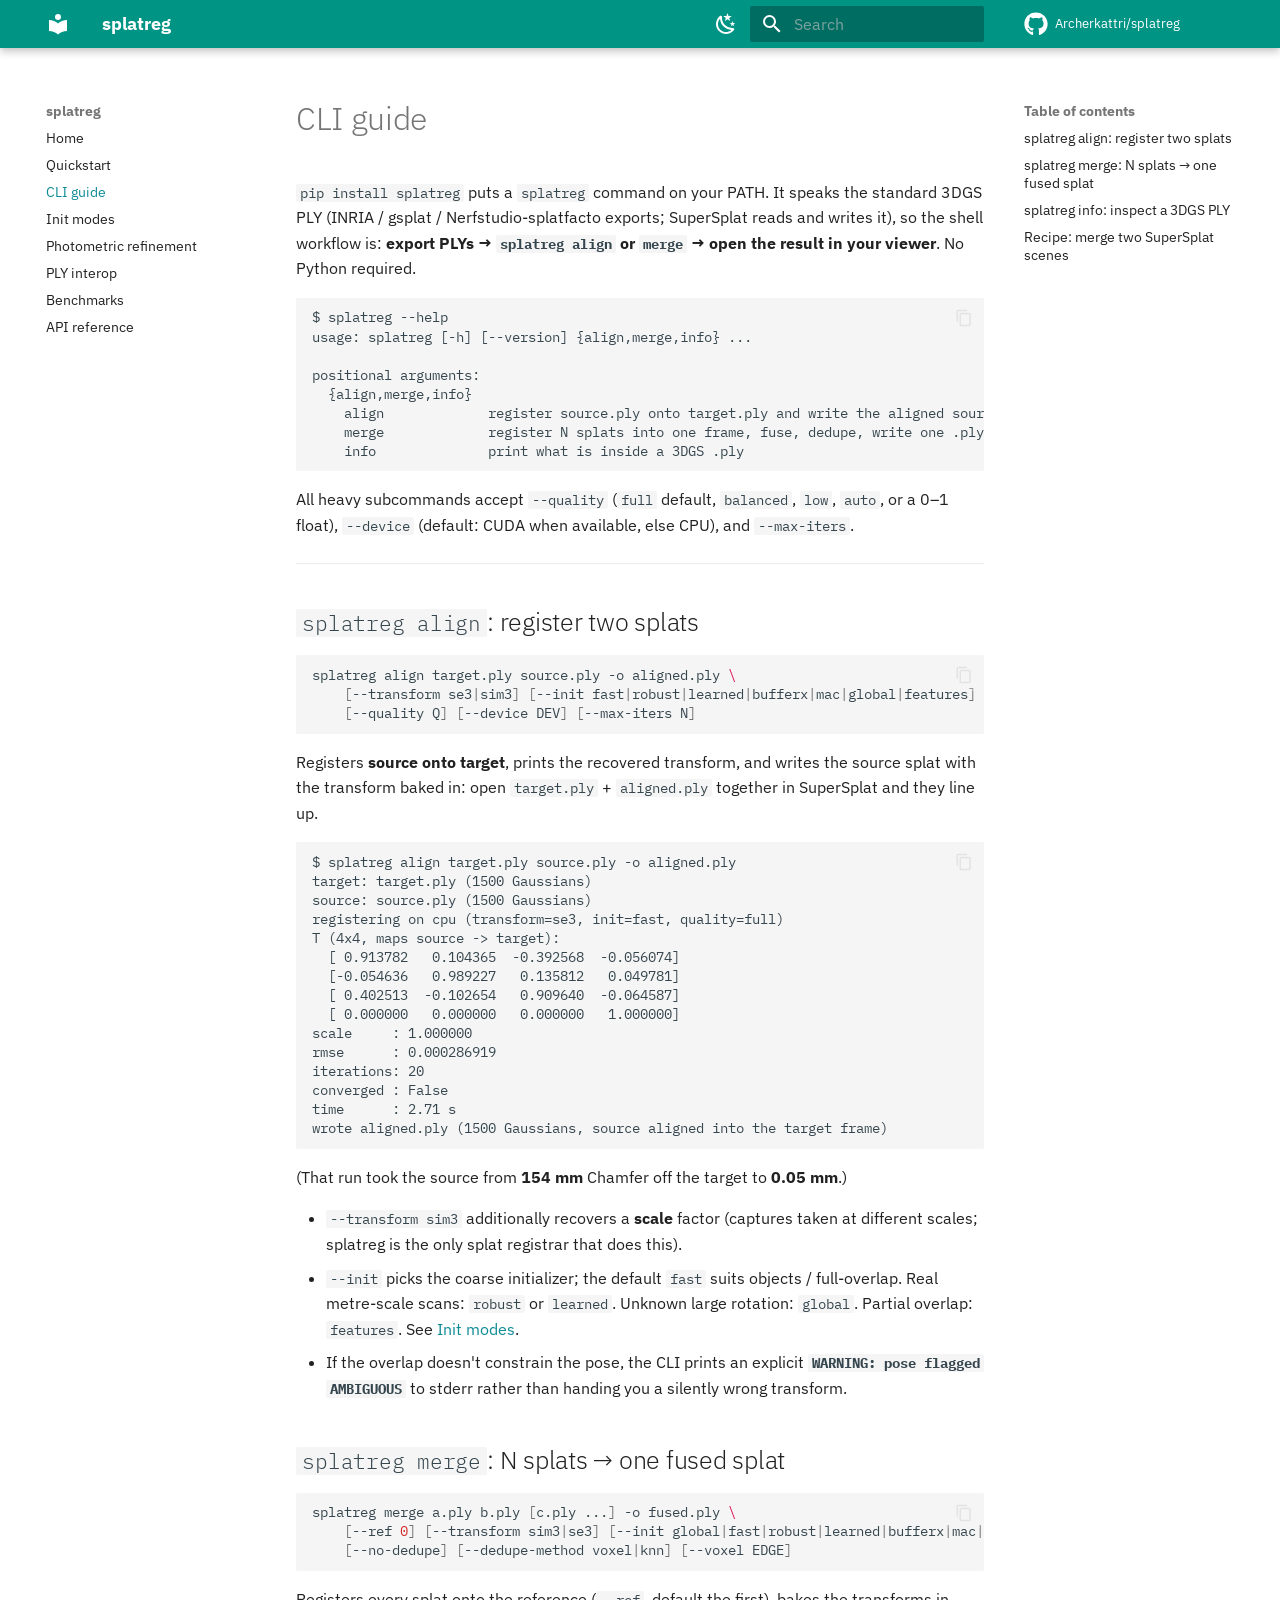
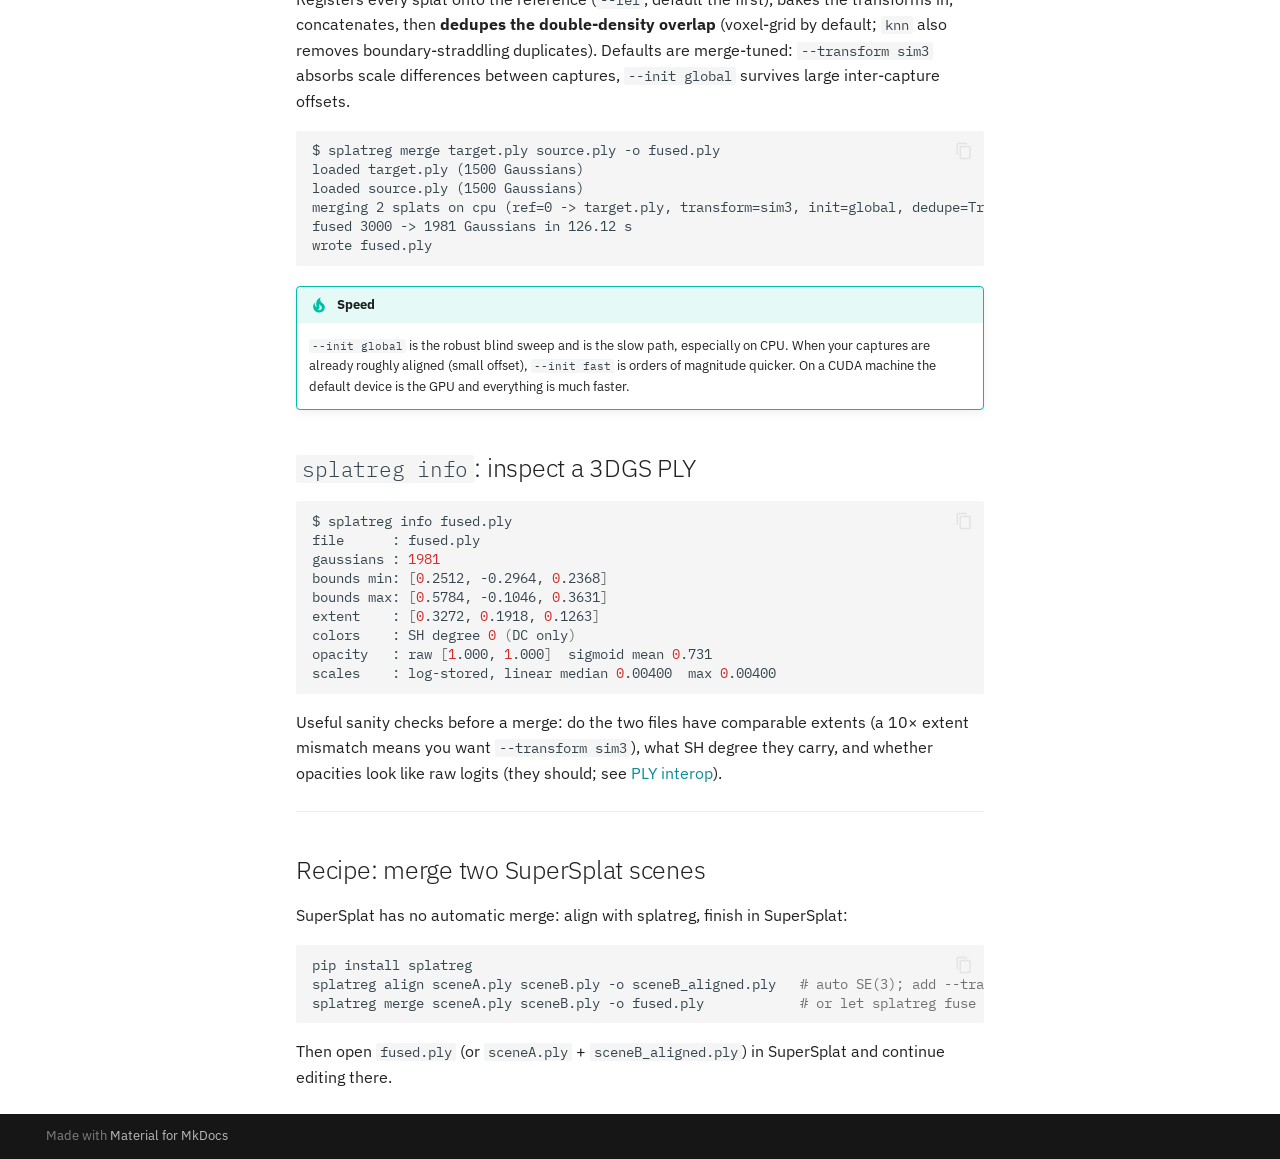
<file: cli/index.html>
<!doctype html>
<html lang="en" class="no-js">
  <head>
    
      <meta charset="utf-8">
      <meta name="viewport" content="width=device-width,initial-scale=1">
      
        <meta name="description" content="Register Gaussian splats: align and merge two 3DGS scans into one SE(3)/Sim(3) frame.">
      
      
      
        <link rel="canonical" href="https://archerkattri.github.io/splatreg/cli/">
      
      
        <link rel="prev" href="../quickstart/">
      
      
        <link rel="next" href="../init-modes/">
      
      
        
      
      
      <link rel="icon" href="../assets/images/favicon.png">
      <meta name="generator" content="mkdocs-1.6.1, mkdocs-material-9.7.7">
    
    
      
        <title>CLI guide - splatreg</title>
      
    
    
      <link rel="stylesheet" href="../assets/stylesheets/main.ec1eaa64.min.css">
      
        
        <link rel="stylesheet" href="../assets/stylesheets/palette.ab4e12ef.min.css">
      
      


    
    
      
    
    
      
        
        
        <link rel="preconnect" href="https://fonts.gstatic.com" crossorigin>
        <link rel="stylesheet" href="https://fonts.googleapis.com/css?family=IBM+Plex+Sans:300,300i,400,400i,700,700i%7CIBM+Plex+Mono:400,400i,700,700i&display=fallback">
        <style>:root{--md-text-font:"IBM Plex Sans";--md-code-font:"IBM Plex Mono"}</style>
      
    
    
      <link rel="stylesheet" href="../assets/_mkdocstrings.css">
    
      <link rel="stylesheet" href="../stylesheets/extra.css">
    
    <script>__md_scope=new URL("..",location),__md_hash=e=>[...e].reduce(((e,_)=>(e<<5)-e+_.charCodeAt(0)),0),__md_get=(e,_=localStorage,t=__md_scope)=>JSON.parse(_.getItem(t.pathname+"."+e)),__md_set=(e,_,t=localStorage,a=__md_scope)=>{try{t.setItem(a.pathname+"."+e,JSON.stringify(_))}catch(e){}}</script>
    
      

    
    
  </head>
  
  
    
    
      
    
    
    
    
    <body dir="ltr" data-md-color-scheme="default" data-md-color-primary="teal" data-md-color-accent="deep-orange">
  
    
    <input class="md-toggle" data-md-toggle="drawer" type="checkbox" id="__drawer" autocomplete="off">
    <input class="md-toggle" data-md-toggle="search" type="checkbox" id="__search" autocomplete="off">
    <label class="md-overlay" for="__drawer"></label>
    <div data-md-component="skip">
      
        
        <a href="#cli-guide" class="md-skip">
          Skip to content
        </a>
      
    </div>
    <div data-md-component="announce">
      
    </div>
    
    
      

  

<header class="md-header md-header--shadow" data-md-component="header">
  <nav class="md-header__inner md-grid" aria-label="Header">
    <a href=".." title="splatreg" class="md-header__button md-logo" aria-label="splatreg" data-md-component="logo">
      
  
  <svg xmlns="http://www.w3.org/2000/svg" viewBox="0 0 24 24"><path d="M12 8a3 3 0 0 0 3-3 3 3 0 0 0-3-3 3 3 0 0 0-3 3 3 3 0 0 0 3 3m0 3.54C9.64 9.35 6.5 8 3 8v11c3.5 0 6.64 1.35 9 3.54 2.36-2.19 5.5-3.54 9-3.54V8c-3.5 0-6.64 1.35-9 3.54"/></svg>

    </a>
    <label class="md-header__button md-icon" for="__drawer">
      
      <svg xmlns="http://www.w3.org/2000/svg" viewBox="0 0 24 24"><path d="M3 6h18v2H3zm0 5h18v2H3zm0 5h18v2H3z"/></svg>
    </label>
    <div class="md-header__title" data-md-component="header-title">
      <div class="md-header__ellipsis">
        <div class="md-header__topic">
          <span class="md-ellipsis">
            splatreg
          </span>
        </div>
        <div class="md-header__topic" data-md-component="header-topic">
          <span class="md-ellipsis">
            
              CLI guide
            
          </span>
        </div>
      </div>
    </div>
    
      
        <form class="md-header__option" data-md-component="palette">
  
    
    
    
    <input class="md-option" data-md-color-media="(prefers-color-scheme: light)" data-md-color-scheme="default" data-md-color-primary="teal" data-md-color-accent="deep-orange"  aria-label="Dark mode"  type="radio" name="__palette" id="__palette_0">
    
      <label class="md-header__button md-icon" title="Dark mode" for="__palette_1" hidden>
        <svg xmlns="http://www.w3.org/2000/svg" viewBox="0 0 24 24"><path d="m17.75 4.09-2.53 1.94.91 3.06-2.63-1.81-2.63 1.81.91-3.06-2.53-1.94L12.44 4l1.06-3 1.06 3zm3.5 6.91-1.64 1.25.59 1.98-1.7-1.17-1.7 1.17.59-1.98L15.75 11l2.06-.05L18.5 9l.69 1.95zm-2.28 4.95c.83-.08 1.72 1.1 1.19 1.85-.32.45-.66.87-1.08 1.27C15.17 23 8.84 23 4.94 19.07c-3.91-3.9-3.91-10.24 0-14.14.4-.4.82-.76 1.27-1.08.75-.53 1.93.36 1.85 1.19-.27 2.86.69 5.83 2.89 8.02a9.96 9.96 0 0 0 8.02 2.89m-1.64 2.02a12.08 12.08 0 0 1-7.8-3.47c-2.17-2.19-3.33-5-3.49-7.82-2.81 3.14-2.7 7.96.31 10.98 3.02 3.01 7.84 3.12 10.98.31"/></svg>
      </label>
    
  
    
    
    
    <input class="md-option" data-md-color-media="(prefers-color-scheme: dark)" data-md-color-scheme="slate" data-md-color-primary="teal" data-md-color-accent="deep-orange"  aria-label="Light mode"  type="radio" name="__palette" id="__palette_1">
    
      <label class="md-header__button md-icon" title="Light mode" for="__palette_0" hidden>
        <svg xmlns="http://www.w3.org/2000/svg" viewBox="0 0 24 24"><path d="M12 7a5 5 0 0 1 5 5 5 5 0 0 1-5 5 5 5 0 0 1-5-5 5 5 0 0 1 5-5m0 2a3 3 0 0 0-3 3 3 3 0 0 0 3 3 3 3 0 0 0 3-3 3 3 0 0 0-3-3m0-7 2.39 3.42C13.65 5.15 12.84 5 12 5s-1.65.15-2.39.42zM3.34 7l4.16-.35A7.2 7.2 0 0 0 5.94 8.5c-.44.74-.69 1.5-.83 2.29zm.02 10 1.76-3.77a7.131 7.131 0 0 0 2.38 4.14zM20.65 7l-1.77 3.79a7.02 7.02 0 0 0-2.38-4.15zm-.01 10-4.14.36c.59-.51 1.12-1.14 1.54-1.86.42-.73.69-1.5.83-2.29zM12 22l-2.41-3.44c.74.27 1.55.44 2.41.44.82 0 1.63-.17 2.37-.44z"/></svg>
      </label>
    
  
</form>
      
    
    
      <script>var palette=__md_get("__palette");if(palette&&palette.color){if("(prefers-color-scheme)"===palette.color.media){var media=matchMedia("(prefers-color-scheme: light)"),input=document.querySelector(media.matches?"[data-md-color-media='(prefers-color-scheme: light)']":"[data-md-color-media='(prefers-color-scheme: dark)']");palette.color.media=input.getAttribute("data-md-color-media"),palette.color.scheme=input.getAttribute("data-md-color-scheme"),palette.color.primary=input.getAttribute("data-md-color-primary"),palette.color.accent=input.getAttribute("data-md-color-accent")}for(var[key,value]of Object.entries(palette.color))document.body.setAttribute("data-md-color-"+key,value)}</script>
    
    
    
      
      
        <label class="md-header__button md-icon" for="__search">
          
          <svg xmlns="http://www.w3.org/2000/svg" viewBox="0 0 24 24"><path d="M9.5 3A6.5 6.5 0 0 1 16 9.5c0 1.61-.59 3.09-1.56 4.23l.27.27h.79l5 5-1.5 1.5-5-5v-.79l-.27-.27A6.52 6.52 0 0 1 9.5 16 6.5 6.5 0 0 1 3 9.5 6.5 6.5 0 0 1 9.5 3m0 2C7 5 5 7 5 9.5S7 14 9.5 14 14 12 14 9.5 12 5 9.5 5"/></svg>
        </label>
        <div class="md-search" data-md-component="search" role="dialog">
  <label class="md-search__overlay" for="__search"></label>
  <div class="md-search__inner" role="search">
    <form class="md-search__form" name="search">
      <input type="text" class="md-search__input" name="query" aria-label="Search" placeholder="Search" autocapitalize="off" autocorrect="off" autocomplete="off" spellcheck="false" data-md-component="search-query" required>
      <label class="md-search__icon md-icon" for="__search">
        
        <svg xmlns="http://www.w3.org/2000/svg" viewBox="0 0 24 24"><path d="M9.5 3A6.5 6.5 0 0 1 16 9.5c0 1.61-.59 3.09-1.56 4.23l.27.27h.79l5 5-1.5 1.5-5-5v-.79l-.27-.27A6.52 6.52 0 0 1 9.5 16 6.5 6.5 0 0 1 3 9.5 6.5 6.5 0 0 1 9.5 3m0 2C7 5 5 7 5 9.5S7 14 9.5 14 14 12 14 9.5 12 5 9.5 5"/></svg>
        
        <svg xmlns="http://www.w3.org/2000/svg" viewBox="0 0 24 24"><path d="M20 11v2H8l5.5 5.5-1.42 1.42L4.16 12l7.92-7.92L13.5 5.5 8 11z"/></svg>
      </label>
      <nav class="md-search__options" aria-label="Search">
        
        <button type="reset" class="md-search__icon md-icon" title="Clear" aria-label="Clear" tabindex="-1">
          
          <svg xmlns="http://www.w3.org/2000/svg" viewBox="0 0 24 24"><path d="M19 6.41 17.59 5 12 10.59 6.41 5 5 6.41 10.59 12 5 17.59 6.41 19 12 13.41 17.59 19 19 17.59 13.41 12z"/></svg>
        </button>
      </nav>
      
        <div class="md-search__suggest" data-md-component="search-suggest"></div>
      
    </form>
    <div class="md-search__output">
      <div class="md-search__scrollwrap" tabindex="0" data-md-scrollfix>
        <div class="md-search-result" data-md-component="search-result">
          <div class="md-search-result__meta">
            Initializing search
          </div>
          <ol class="md-search-result__list" role="presentation"></ol>
        </div>
      </div>
    </div>
  </div>
</div>
      
    
    
      <div class="md-header__source">
        <a href="https://github.com/Archerkattri/splatreg" title="Go to repository" class="md-source" data-md-component="source">
  <div class="md-source__icon md-icon">
    
    <svg xmlns="http://www.w3.org/2000/svg" viewBox="0 0 512 512"><!--! Font Awesome Free 7.1.0 by @fontawesome - https://fontawesome.com License - https://fontawesome.com/license/free (Icons: CC BY 4.0, Fonts: SIL OFL 1.1, Code: MIT License) Copyright 2025 Fonticons, Inc.--><path d="M173.9 397.4c0 2-2.3 3.6-5.2 3.6-3.3.3-5.6-1.3-5.6-3.6 0-2 2.3-3.6 5.2-3.6 3-.3 5.6 1.3 5.6 3.6m-31.1-4.5c-.7 2 1.3 4.3 4.3 4.9 2.6 1 5.6 0 6.2-2s-1.3-4.3-4.3-5.2c-2.6-.7-5.5.3-6.2 2.3m44.2-1.7c-2.9.7-4.9 2.6-4.6 4.9.3 2 2.9 3.3 5.9 2.6 2.9-.7 4.9-2.6 4.6-4.6-.3-1.9-3-3.2-5.9-2.9M252.8 8C114.1 8 8 113.3 8 252c0 110.9 69.8 205.8 169.5 239.2 12.8 2.3 17.3-5.6 17.3-12.1 0-6.2-.3-40.4-.3-61.4 0 0-70 15-84.7-29.8 0 0-11.4-29.1-27.8-36.6 0 0-22.9-15.7 1.6-15.4 0 0 24.9 2 38.6 25.8 21.9 38.6 58.6 27.5 72.9 20.9 2.3-16 8.8-27.1 16-33.7-55.9-6.2-112.3-14.3-112.3-110.5 0-27.5 7.6-41.3 23.6-58.9-2.6-6.5-11.1-33.3 2.6-67.9 20.9-6.5 69 27 69 27 20-5.6 41.5-8.5 62.8-8.5s42.8 2.9 62.8 8.5c0 0 48.1-33.6 69-27 13.7 34.7 5.2 61.4 2.6 67.9 16 17.7 25.8 31.5 25.8 58.9 0 96.5-58.9 104.2-114.8 110.5 9.2 7.9 17 22.9 17 46.4 0 33.7-.3 75.4-.3 83.6 0 6.5 4.6 14.4 17.3 12.1C436.2 457.8 504 362.9 504 252 504 113.3 391.5 8 252.8 8M105.2 352.9c-1.3 1-1 3.3.7 5.2 1.6 1.6 3.9 2.3 5.2 1 1.3-1 1-3.3-.7-5.2-1.6-1.6-3.9-2.3-5.2-1m-10.8-8.1c-.7 1.3.3 2.9 2.3 3.9 1.6 1 3.6.7 4.3-.7.7-1.3-.3-2.9-2.3-3.9-2-.6-3.6-.3-4.3.7m32.4 35.6c-1.6 1.3-1 4.3 1.3 6.2 2.3 2.3 5.2 2.6 6.5 1 1.3-1.3.7-4.3-1.3-6.2-2.2-2.3-5.2-2.6-6.5-1m-11.4-14.7c-1.6 1-1.6 3.6 0 5.9s4.3 3.3 5.6 2.3c1.6-1.3 1.6-3.9 0-6.2-1.4-2.3-4-3.3-5.6-2"/></svg>
  </div>
  <div class="md-source__repository">
    Archerkattri/splatreg
  </div>
</a>
      </div>
    
  </nav>
  
</header>
    
    <div class="md-container" data-md-component="container">
      
      
        
          
        
      
      <main class="md-main" data-md-component="main">
        <div class="md-main__inner md-grid">
          
            
              
              <div class="md-sidebar md-sidebar--primary" data-md-component="sidebar" data-md-type="navigation" >
                <div class="md-sidebar__scrollwrap">
                  <div class="md-sidebar__inner">
                    



<nav class="md-nav md-nav--primary" aria-label="Navigation" data-md-level="0">
  <label class="md-nav__title" for="__drawer">
    <a href=".." title="splatreg" class="md-nav__button md-logo" aria-label="splatreg" data-md-component="logo">
      
  
  <svg xmlns="http://www.w3.org/2000/svg" viewBox="0 0 24 24"><path d="M12 8a3 3 0 0 0 3-3 3 3 0 0 0-3-3 3 3 0 0 0-3 3 3 3 0 0 0 3 3m0 3.54C9.64 9.35 6.5 8 3 8v11c3.5 0 6.64 1.35 9 3.54 2.36-2.19 5.5-3.54 9-3.54V8c-3.5 0-6.64 1.35-9 3.54"/></svg>

    </a>
    splatreg
  </label>
  
    <div class="md-nav__source">
      <a href="https://github.com/Archerkattri/splatreg" title="Go to repository" class="md-source" data-md-component="source">
  <div class="md-source__icon md-icon">
    
    <svg xmlns="http://www.w3.org/2000/svg" viewBox="0 0 512 512"><!--! Font Awesome Free 7.1.0 by @fontawesome - https://fontawesome.com License - https://fontawesome.com/license/free (Icons: CC BY 4.0, Fonts: SIL OFL 1.1, Code: MIT License) Copyright 2025 Fonticons, Inc.--><path d="M173.9 397.4c0 2-2.3 3.6-5.2 3.6-3.3.3-5.6-1.3-5.6-3.6 0-2 2.3-3.6 5.2-3.6 3-.3 5.6 1.3 5.6 3.6m-31.1-4.5c-.7 2 1.3 4.3 4.3 4.9 2.6 1 5.6 0 6.2-2s-1.3-4.3-4.3-5.2c-2.6-.7-5.5.3-6.2 2.3m44.2-1.7c-2.9.7-4.9 2.6-4.6 4.9.3 2 2.9 3.3 5.9 2.6 2.9-.7 4.9-2.6 4.6-4.6-.3-1.9-3-3.2-5.9-2.9M252.8 8C114.1 8 8 113.3 8 252c0 110.9 69.8 205.8 169.5 239.2 12.8 2.3 17.3-5.6 17.3-12.1 0-6.2-.3-40.4-.3-61.4 0 0-70 15-84.7-29.8 0 0-11.4-29.1-27.8-36.6 0 0-22.9-15.7 1.6-15.4 0 0 24.9 2 38.6 25.8 21.9 38.6 58.6 27.5 72.9 20.9 2.3-16 8.8-27.1 16-33.7-55.9-6.2-112.3-14.3-112.3-110.5 0-27.5 7.6-41.3 23.6-58.9-2.6-6.5-11.1-33.3 2.6-67.9 20.9-6.5 69 27 69 27 20-5.6 41.5-8.5 62.8-8.5s42.8 2.9 62.8 8.5c0 0 48.1-33.6 69-27 13.7 34.7 5.2 61.4 2.6 67.9 16 17.7 25.8 31.5 25.8 58.9 0 96.5-58.9 104.2-114.8 110.5 9.2 7.9 17 22.9 17 46.4 0 33.7-.3 75.4-.3 83.6 0 6.5 4.6 14.4 17.3 12.1C436.2 457.8 504 362.9 504 252 504 113.3 391.5 8 252.8 8M105.2 352.9c-1.3 1-1 3.3.7 5.2 1.6 1.6 3.9 2.3 5.2 1 1.3-1 1-3.3-.7-5.2-1.6-1.6-3.9-2.3-5.2-1m-10.8-8.1c-.7 1.3.3 2.9 2.3 3.9 1.6 1 3.6.7 4.3-.7.7-1.3-.3-2.9-2.3-3.9-2-.6-3.6-.3-4.3.7m32.4 35.6c-1.6 1.3-1 4.3 1.3 6.2 2.3 2.3 5.2 2.6 6.5 1 1.3-1.3.7-4.3-1.3-6.2-2.2-2.3-5.2-2.6-6.5-1m-11.4-14.7c-1.6 1-1.6 3.6 0 5.9s4.3 3.3 5.6 2.3c1.6-1.3 1.6-3.9 0-6.2-1.4-2.3-4-3.3-5.6-2"/></svg>
  </div>
  <div class="md-source__repository">
    Archerkattri/splatreg
  </div>
</a>
    </div>
  
  <ul class="md-nav__list" data-md-scrollfix>
    
      
      
  
  
  
  
    <li class="md-nav__item">
      <a href=".." class="md-nav__link">
        
  
  
  <span class="md-ellipsis">
    
  
    Home
  

    
  </span>
  
  

      </a>
    </li>
  

    
      
      
  
  
  
  
    <li class="md-nav__item">
      <a href="../quickstart/" class="md-nav__link">
        
  
  
  <span class="md-ellipsis">
    
  
    Quickstart
  

    
  </span>
  
  

      </a>
    </li>
  

    
      
      
  
  
    
  
  
  
    <li class="md-nav__item md-nav__item--active">
      
      <input class="md-nav__toggle md-toggle" type="checkbox" id="__toc">
      
      
        
      
      
        <label class="md-nav__link md-nav__link--active" for="__toc">
          
  
  
  <span class="md-ellipsis">
    
  
    CLI guide
  

    
  </span>
  
  

          <span class="md-nav__icon md-icon"></span>
        </label>
      
      <a href="./" class="md-nav__link md-nav__link--active">
        
  
  
  <span class="md-ellipsis">
    
  
    CLI guide
  

    
  </span>
  
  

      </a>
      
        

<nav class="md-nav md-nav--secondary" aria-label="Table of contents">
  
  
  
    
  
  
    <label class="md-nav__title" for="__toc">
      <span class="md-nav__icon md-icon"></span>
      Table of contents
    </label>
    <ul class="md-nav__list" data-md-component="toc" data-md-scrollfix>
      
        <li class="md-nav__item">
  <a href="#splatreg-align-register-two-splats" class="md-nav__link">
    <span class="md-ellipsis">
      
        splatreg align: register two splats
      
    </span>
  </a>
  
</li>
      
        <li class="md-nav__item">
  <a href="#splatreg-merge-n-splats-one-fused-splat" class="md-nav__link">
    <span class="md-ellipsis">
      
        splatreg merge: N splats → one fused splat
      
    </span>
  </a>
  
</li>
      
        <li class="md-nav__item">
  <a href="#splatreg-info-inspect-a-3dgs-ply" class="md-nav__link">
    <span class="md-ellipsis">
      
        splatreg info: inspect a 3DGS PLY
      
    </span>
  </a>
  
</li>
      
        <li class="md-nav__item">
  <a href="#recipe-merge-two-supersplat-scenes" class="md-nav__link">
    <span class="md-ellipsis">
      
        Recipe: merge two SuperSplat scenes
      
    </span>
  </a>
  
</li>
      
    </ul>
  
</nav>
      
    </li>
  

    
      
      
  
  
  
  
    <li class="md-nav__item">
      <a href="../init-modes/" class="md-nav__link">
        
  
  
  <span class="md-ellipsis">
    
  
    Init modes
  

    
  </span>
  
  

      </a>
    </li>
  

    
      
      
  
  
  
  
    <li class="md-nav__item">
      <a href="../photometric/" class="md-nav__link">
        
  
  
  <span class="md-ellipsis">
    
  
    Photometric refinement
  

    
  </span>
  
  

      </a>
    </li>
  

    
      
      
  
  
  
  
    <li class="md-nav__item">
      <a href="../ply-interop/" class="md-nav__link">
        
  
  
  <span class="md-ellipsis">
    
  
    PLY interop
  

    
  </span>
  
  

      </a>
    </li>
  

    
      
      
  
  
  
  
    <li class="md-nav__item">
      <a href="../benchmarks/" class="md-nav__link">
        
  
  
  <span class="md-ellipsis">
    
  
    Benchmarks
  

    
  </span>
  
  

      </a>
    </li>
  

    
      
      
  
  
  
  
    <li class="md-nav__item">
      <a href="../api/" class="md-nav__link">
        
  
  
  <span class="md-ellipsis">
    
  
    API reference
  

    
  </span>
  
  

      </a>
    </li>
  

    
  </ul>
</nav>
                  </div>
                </div>
              </div>
            
            
              
              <div class="md-sidebar md-sidebar--secondary" data-md-component="sidebar" data-md-type="toc" >
                <div class="md-sidebar__scrollwrap">
                  <div class="md-sidebar__inner">
                    

<nav class="md-nav md-nav--secondary" aria-label="Table of contents">
  
  
  
    
  
  
    <label class="md-nav__title" for="__toc">
      <span class="md-nav__icon md-icon"></span>
      Table of contents
    </label>
    <ul class="md-nav__list" data-md-component="toc" data-md-scrollfix>
      
        <li class="md-nav__item">
  <a href="#splatreg-align-register-two-splats" class="md-nav__link">
    <span class="md-ellipsis">
      
        splatreg align: register two splats
      
    </span>
  </a>
  
</li>
      
        <li class="md-nav__item">
  <a href="#splatreg-merge-n-splats-one-fused-splat" class="md-nav__link">
    <span class="md-ellipsis">
      
        splatreg merge: N splats → one fused splat
      
    </span>
  </a>
  
</li>
      
        <li class="md-nav__item">
  <a href="#splatreg-info-inspect-a-3dgs-ply" class="md-nav__link">
    <span class="md-ellipsis">
      
        splatreg info: inspect a 3DGS PLY
      
    </span>
  </a>
  
</li>
      
        <li class="md-nav__item">
  <a href="#recipe-merge-two-supersplat-scenes" class="md-nav__link">
    <span class="md-ellipsis">
      
        Recipe: merge two SuperSplat scenes
      
    </span>
  </a>
  
</li>
      
    </ul>
  
</nav>
                  </div>
                </div>
              </div>
            
          
          
            <div class="md-content" data-md-component="content">
              
              <article class="md-content__inner md-typeset">
                
                  


  
  


<h1 id="cli-guide">CLI guide<a class="headerlink" href="#cli-guide" title="Permanent link">&para;</a></h1>
<p><code>pip install splatreg</code> puts a <code>splatreg</code> command on your PATH. It speaks the standard 3DGS
PLY (INRIA / gsplat / Nerfstudio-splatfacto exports; SuperSplat reads and writes it), so the
shell workflow is: <strong>export PLYs → <code>splatreg align</code> or <code>merge</code> → open the result in your
viewer</strong>. No Python required.</p>
<div class="highlight"><pre><span></span><code><a id="__codelineno-0-1" name="__codelineno-0-1" href="#__codelineno-0-1"></a>$ splatreg --help
<a id="__codelineno-0-2" name="__codelineno-0-2" href="#__codelineno-0-2"></a>usage: splatreg [-h] [--version] {align,merge,info} ...
<a id="__codelineno-0-3" name="__codelineno-0-3" href="#__codelineno-0-3"></a>
<a id="__codelineno-0-4" name="__codelineno-0-4" href="#__codelineno-0-4"></a>positional arguments:
<a id="__codelineno-0-5" name="__codelineno-0-5" href="#__codelineno-0-5"></a>  {align,merge,info}
<a id="__codelineno-0-6" name="__codelineno-0-6" href="#__codelineno-0-6"></a>    align             register source.ply onto target.ply and write the aligned source
<a id="__codelineno-0-7" name="__codelineno-0-7" href="#__codelineno-0-7"></a>    merge             register N splats into one frame, fuse, dedupe, write one .ply
<a id="__codelineno-0-8" name="__codelineno-0-8" href="#__codelineno-0-8"></a>    info              print what is inside a 3DGS .ply
</code></pre></div>
<p>All heavy subcommands accept <code>--quality</code> (<code>full</code> default, <code>balanced</code>, <code>low</code>, <code>auto</code>, or a
0–1 float), <code>--device</code> (default: CUDA when available, else CPU), and <code>--max-iters</code>.</p>
<hr />
<h2 id="splatreg-align-register-two-splats"><code>splatreg align</code>: register two splats<a class="headerlink" href="#splatreg-align-register-two-splats" title="Permanent link">&para;</a></h2>
<div class="highlight"><pre><span></span><code><a id="__codelineno-1-1" name="__codelineno-1-1" href="#__codelineno-1-1"></a>splatreg<span class="w"> </span>align<span class="w"> </span>target.ply<span class="w"> </span>source.ply<span class="w"> </span>-o<span class="w"> </span>aligned.ply<span class="w"> </span><span class="se">\</span>
<a id="__codelineno-1-2" name="__codelineno-1-2" href="#__codelineno-1-2"></a><span class="w">    </span><span class="o">[</span>--transform<span class="w"> </span>se3<span class="p">|</span>sim3<span class="o">]</span><span class="w"> </span><span class="o">[</span>--init<span class="w"> </span>fast<span class="p">|</span>robust<span class="p">|</span>learned<span class="p">|</span>bufferx<span class="p">|</span>mac<span class="p">|</span>global<span class="p">|</span>features<span class="o">]</span><span class="w"> </span><span class="se">\</span>
<a id="__codelineno-1-3" name="__codelineno-1-3" href="#__codelineno-1-3"></a><span class="w">    </span><span class="o">[</span>--quality<span class="w"> </span>Q<span class="o">]</span><span class="w"> </span><span class="o">[</span>--device<span class="w"> </span>DEV<span class="o">]</span><span class="w"> </span><span class="o">[</span>--max-iters<span class="w"> </span>N<span class="o">]</span>
</code></pre></div>
<p>Registers <strong>source onto target</strong>, prints the recovered transform, and writes the source splat
with the transform baked in: open <code>target.ply</code> + <code>aligned.ply</code> together in SuperSplat and
they line up.</p>
<div class="highlight"><pre><span></span><code><a id="__codelineno-2-1" name="__codelineno-2-1" href="#__codelineno-2-1"></a>$ splatreg align target.ply source.ply -o aligned.ply
<a id="__codelineno-2-2" name="__codelineno-2-2" href="#__codelineno-2-2"></a>target: target.ply (1500 Gaussians)
<a id="__codelineno-2-3" name="__codelineno-2-3" href="#__codelineno-2-3"></a>source: source.ply (1500 Gaussians)
<a id="__codelineno-2-4" name="__codelineno-2-4" href="#__codelineno-2-4"></a>registering on cpu (transform=se3, init=fast, quality=full)
<a id="__codelineno-2-5" name="__codelineno-2-5" href="#__codelineno-2-5"></a>T (4x4, maps source -&gt; target):
<a id="__codelineno-2-6" name="__codelineno-2-6" href="#__codelineno-2-6"></a>  [ 0.913782   0.104365  -0.392568  -0.056074]
<a id="__codelineno-2-7" name="__codelineno-2-7" href="#__codelineno-2-7"></a>  [-0.054636   0.989227   0.135812   0.049781]
<a id="__codelineno-2-8" name="__codelineno-2-8" href="#__codelineno-2-8"></a>  [ 0.402513  -0.102654   0.909640  -0.064587]
<a id="__codelineno-2-9" name="__codelineno-2-9" href="#__codelineno-2-9"></a>  [ 0.000000   0.000000   0.000000   1.000000]
<a id="__codelineno-2-10" name="__codelineno-2-10" href="#__codelineno-2-10"></a>scale     : 1.000000
<a id="__codelineno-2-11" name="__codelineno-2-11" href="#__codelineno-2-11"></a>rmse      : 0.000286919
<a id="__codelineno-2-12" name="__codelineno-2-12" href="#__codelineno-2-12"></a>iterations: 20
<a id="__codelineno-2-13" name="__codelineno-2-13" href="#__codelineno-2-13"></a>converged : False
<a id="__codelineno-2-14" name="__codelineno-2-14" href="#__codelineno-2-14"></a>time      : 2.71 s
<a id="__codelineno-2-15" name="__codelineno-2-15" href="#__codelineno-2-15"></a>wrote aligned.ply (1500 Gaussians, source aligned into the target frame)
</code></pre></div>
<p>(That run took the source from <strong>154 mm</strong> Chamfer off the target to <strong>0.05 mm</strong>.)</p>
<ul>
<li><code>--transform sim3</code> additionally recovers a <strong>scale</strong> factor (captures taken at different
  scales; splatreg is the only splat registrar that does this).</li>
<li><code>--init</code> picks the coarse initializer; the default <code>fast</code> suits objects / full-overlap.
  Real metre-scale scans: <code>robust</code> or <code>learned</code>. Unknown large rotation: <code>global</code>.
  Partial overlap: <code>features</code>. See <a href="../init-modes/">Init modes</a>.</li>
<li>If the overlap doesn't constrain the pose, the CLI prints an explicit
  <strong><code>WARNING: pose flagged AMBIGUOUS</code></strong> to stderr rather than handing you a silently wrong
  transform.</li>
</ul>
<h2 id="splatreg-merge-n-splats-one-fused-splat"><code>splatreg merge</code>: N splats → one fused splat<a class="headerlink" href="#splatreg-merge-n-splats-one-fused-splat" title="Permanent link">&para;</a></h2>
<div class="highlight"><pre><span></span><code><a id="__codelineno-3-1" name="__codelineno-3-1" href="#__codelineno-3-1"></a>splatreg<span class="w"> </span>merge<span class="w"> </span>a.ply<span class="w"> </span>b.ply<span class="w"> </span><span class="o">[</span>c.ply<span class="w"> </span>...<span class="o">]</span><span class="w"> </span>-o<span class="w"> </span>fused.ply<span class="w"> </span><span class="se">\</span>
<a id="__codelineno-3-2" name="__codelineno-3-2" href="#__codelineno-3-2"></a><span class="w">    </span><span class="o">[</span>--ref<span class="w"> </span><span class="m">0</span><span class="o">]</span><span class="w"> </span><span class="o">[</span>--transform<span class="w"> </span>sim3<span class="p">|</span>se3<span class="o">]</span><span class="w"> </span><span class="o">[</span>--init<span class="w"> </span>global<span class="p">|</span>fast<span class="p">|</span>robust<span class="p">|</span>learned<span class="p">|</span>bufferx<span class="p">|</span>mac<span class="p">|</span>features<span class="o">]</span><span class="w"> </span><span class="se">\</span>
<a id="__codelineno-3-3" name="__codelineno-3-3" href="#__codelineno-3-3"></a><span class="w">    </span><span class="o">[</span>--no-dedupe<span class="o">]</span><span class="w"> </span><span class="o">[</span>--dedupe-method<span class="w"> </span>voxel<span class="p">|</span>knn<span class="o">]</span><span class="w"> </span><span class="o">[</span>--voxel<span class="w"> </span>EDGE<span class="o">]</span>
</code></pre></div>
<p>Registers every splat onto the reference (<code>--ref</code>, default the first), bakes the transforms
in, concatenates, then <strong>dedupes the double-density overlap</strong> (voxel-grid by default; <code>knn</code>
also removes boundary-straddling duplicates). Defaults are merge-tuned: <code>--transform sim3</code>
absorbs scale differences between captures, <code>--init global</code> survives large inter-capture
offsets.</p>
<div class="highlight"><pre><span></span><code><a id="__codelineno-4-1" name="__codelineno-4-1" href="#__codelineno-4-1"></a>$ splatreg merge target.ply source.ply -o fused.ply
<a id="__codelineno-4-2" name="__codelineno-4-2" href="#__codelineno-4-2"></a>loaded target.ply (1500 Gaussians)
<a id="__codelineno-4-3" name="__codelineno-4-3" href="#__codelineno-4-3"></a>loaded source.ply (1500 Gaussians)
<a id="__codelineno-4-4" name="__codelineno-4-4" href="#__codelineno-4-4"></a>merging 2 splats on cpu (ref=0 -&gt; target.ply, transform=sim3, init=global, dedupe=True)
<a id="__codelineno-4-5" name="__codelineno-4-5" href="#__codelineno-4-5"></a>fused 3000 -&gt; 1981 Gaussians in 126.12 s
<a id="__codelineno-4-6" name="__codelineno-4-6" href="#__codelineno-4-6"></a>wrote fused.ply
</code></pre></div>
<div class="admonition tip">
<p class="admonition-title">Speed</p>
<p><code>--init global</code> is the robust blind sweep and is the slow path, especially on CPU. When
your captures are already roughly aligned (small offset), <code>--init fast</code> is orders of
magnitude quicker. On a CUDA machine the default device is the GPU and everything is much
faster.</p>
</div>
<h2 id="splatreg-info-inspect-a-3dgs-ply"><code>splatreg info</code>: inspect a 3DGS PLY<a class="headerlink" href="#splatreg-info-inspect-a-3dgs-ply" title="Permanent link">&para;</a></h2>
<div class="highlight"><pre><span></span><code><a id="__codelineno-5-1" name="__codelineno-5-1" href="#__codelineno-5-1"></a>$<span class="w"> </span>splatreg<span class="w"> </span>info<span class="w"> </span>fused.ply
<a id="__codelineno-5-2" name="__codelineno-5-2" href="#__codelineno-5-2"></a>file<span class="w">      </span>:<span class="w"> </span>fused.ply
<a id="__codelineno-5-3" name="__codelineno-5-3" href="#__codelineno-5-3"></a>gaussians<span class="w"> </span>:<span class="w"> </span><span class="m">1981</span>
<a id="__codelineno-5-4" name="__codelineno-5-4" href="#__codelineno-5-4"></a>bounds<span class="w"> </span>min:<span class="w"> </span><span class="o">[</span><span class="m">0</span>.2512,<span class="w"> </span>-0.2964,<span class="w"> </span><span class="m">0</span>.2368<span class="o">]</span>
<a id="__codelineno-5-5" name="__codelineno-5-5" href="#__codelineno-5-5"></a>bounds<span class="w"> </span>max:<span class="w"> </span><span class="o">[</span><span class="m">0</span>.5784,<span class="w"> </span>-0.1046,<span class="w"> </span><span class="m">0</span>.3631<span class="o">]</span>
<a id="__codelineno-5-6" name="__codelineno-5-6" href="#__codelineno-5-6"></a>extent<span class="w">    </span>:<span class="w"> </span><span class="o">[</span><span class="m">0</span>.3272,<span class="w"> </span><span class="m">0</span>.1918,<span class="w"> </span><span class="m">0</span>.1263<span class="o">]</span>
<a id="__codelineno-5-7" name="__codelineno-5-7" href="#__codelineno-5-7"></a>colors<span class="w">    </span>:<span class="w"> </span>SH<span class="w"> </span>degree<span class="w"> </span><span class="m">0</span><span class="w"> </span><span class="o">(</span>DC<span class="w"> </span>only<span class="o">)</span>
<a id="__codelineno-5-8" name="__codelineno-5-8" href="#__codelineno-5-8"></a>opacity<span class="w">   </span>:<span class="w"> </span>raw<span class="w"> </span><span class="o">[</span><span class="m">1</span>.000,<span class="w"> </span><span class="m">1</span>.000<span class="o">]</span><span class="w">  </span>sigmoid<span class="w"> </span>mean<span class="w"> </span><span class="m">0</span>.731
<a id="__codelineno-5-9" name="__codelineno-5-9" href="#__codelineno-5-9"></a>scales<span class="w">    </span>:<span class="w"> </span>log-stored,<span class="w"> </span>linear<span class="w"> </span>median<span class="w"> </span><span class="m">0</span>.00400<span class="w">  </span>max<span class="w"> </span><span class="m">0</span>.00400
</code></pre></div>
<p>Useful sanity checks before a merge: do the two files have comparable extents (a 10× extent
mismatch means you want <code>--transform sim3</code>), what SH degree they carry, and whether opacities
look like raw logits (they should; see <a href="../ply-interop/">PLY interop</a>).</p>
<hr />
<h2 id="recipe-merge-two-supersplat-scenes">Recipe: merge two SuperSplat scenes<a class="headerlink" href="#recipe-merge-two-supersplat-scenes" title="Permanent link">&para;</a></h2>
<p>SuperSplat has no automatic merge: align with splatreg, finish in SuperSplat:</p>
<div class="highlight"><pre><span></span><code><a id="__codelineno-6-1" name="__codelineno-6-1" href="#__codelineno-6-1"></a>pip<span class="w"> </span>install<span class="w"> </span>splatreg
<a id="__codelineno-6-2" name="__codelineno-6-2" href="#__codelineno-6-2"></a>splatreg<span class="w"> </span>align<span class="w"> </span>sceneA.ply<span class="w"> </span>sceneB.ply<span class="w"> </span>-o<span class="w"> </span>sceneB_aligned.ply<span class="w">   </span><span class="c1"># auto SE(3); add --transform sim3 for scale</span>
<a id="__codelineno-6-3" name="__codelineno-6-3" href="#__codelineno-6-3"></a>splatreg<span class="w"> </span>merge<span class="w"> </span>sceneA.ply<span class="w"> </span>sceneB.ply<span class="w"> </span>-o<span class="w"> </span>fused.ply<span class="w">            </span><span class="c1"># or let splatreg fuse + dedupe too</span>
</code></pre></div>
<p>Then open <code>fused.ply</code> (or <code>sceneA.ply</code> + <code>sceneB_aligned.ply</code>) in SuperSplat and continue
editing there.</p>












                
              </article>
            </div>
          
          
<script>var target=document.getElementById(location.hash.slice(1));target&&target.name&&(target.checked=target.name.startsWith("__tabbed_"))</script>
        </div>
        
          <button type="button" class="md-top md-icon" data-md-component="top" hidden>
  
  <svg xmlns="http://www.w3.org/2000/svg" viewBox="0 0 24 24"><path d="M13 20h-2V8l-5.5 5.5-1.42-1.42L12 4.16l7.92 7.92-1.42 1.42L13 8z"/></svg>
  Back to top
</button>
        
      </main>
      
        <footer class="md-footer">
  
  <div class="md-footer-meta md-typeset">
    <div class="md-footer-meta__inner md-grid">
      <div class="md-copyright">
  
  
    Made with
    <a href="https://squidfunk.github.io/mkdocs-material/" target="_blank" rel="noopener">
      Material for MkDocs
    </a>
  
</div>
      
    </div>
  </div>
</footer>
      
    </div>
    <div class="md-dialog" data-md-component="dialog">
      <div class="md-dialog__inner md-typeset"></div>
    </div>
    
    
    
      
      
      <script id="__config" type="application/json">{"annotate": null, "base": "..", "features": ["navigation.sections", "navigation.top", "content.code.copy", "content.code.annotate", "search.suggest"], "search": "../assets/javascripts/workers/search.2c215733.min.js", "tags": null, "translations": {"clipboard.copied": "Copied to clipboard", "clipboard.copy": "Copy to clipboard", "search.result.more.one": "1 more on this page", "search.result.more.other": "# more on this page", "search.result.none": "No matching documents", "search.result.one": "1 matching document", "search.result.other": "# matching documents", "search.result.placeholder": "Type to start searching", "search.result.term.missing": "Missing", "select.version": "Select version"}, "version": null}</script>
    
    
      <script src="../assets/javascripts/bundle.d7400e89.min.js"></script>
      
    
  </body>
</html>
</file>
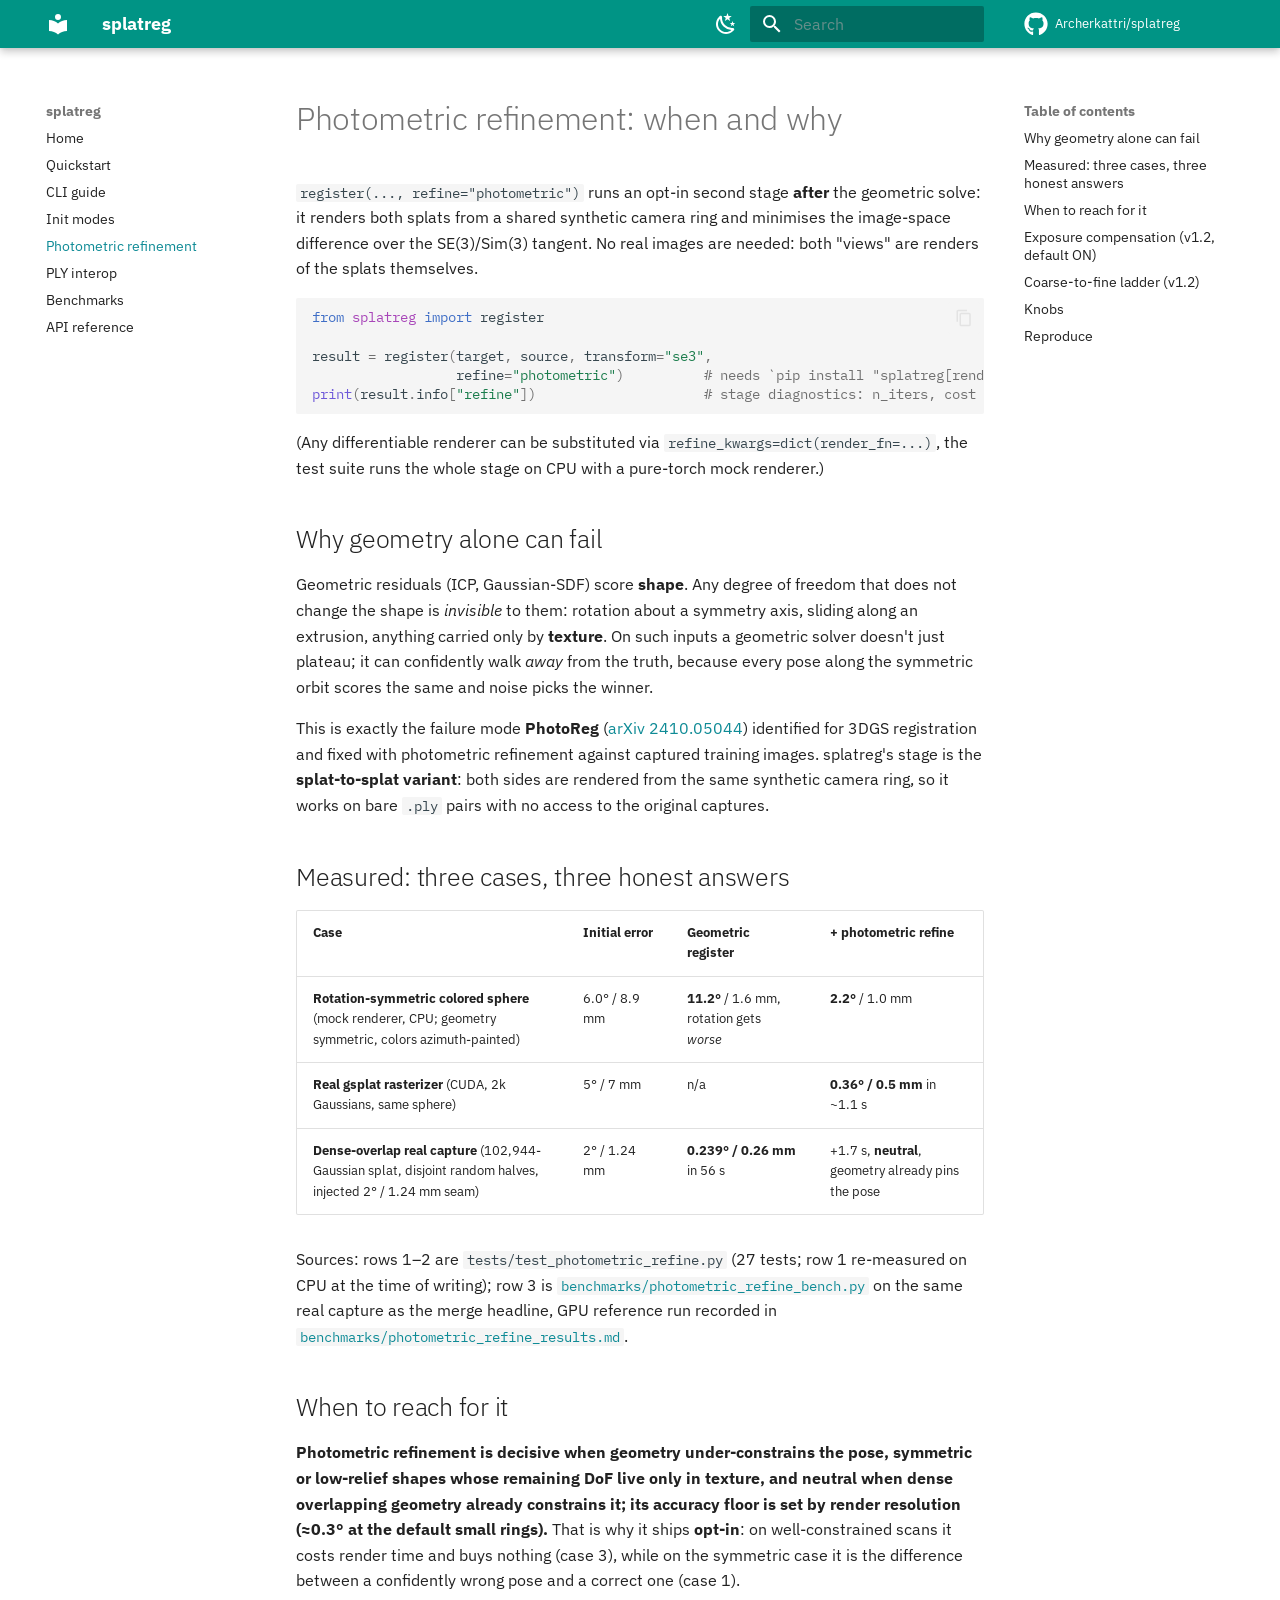
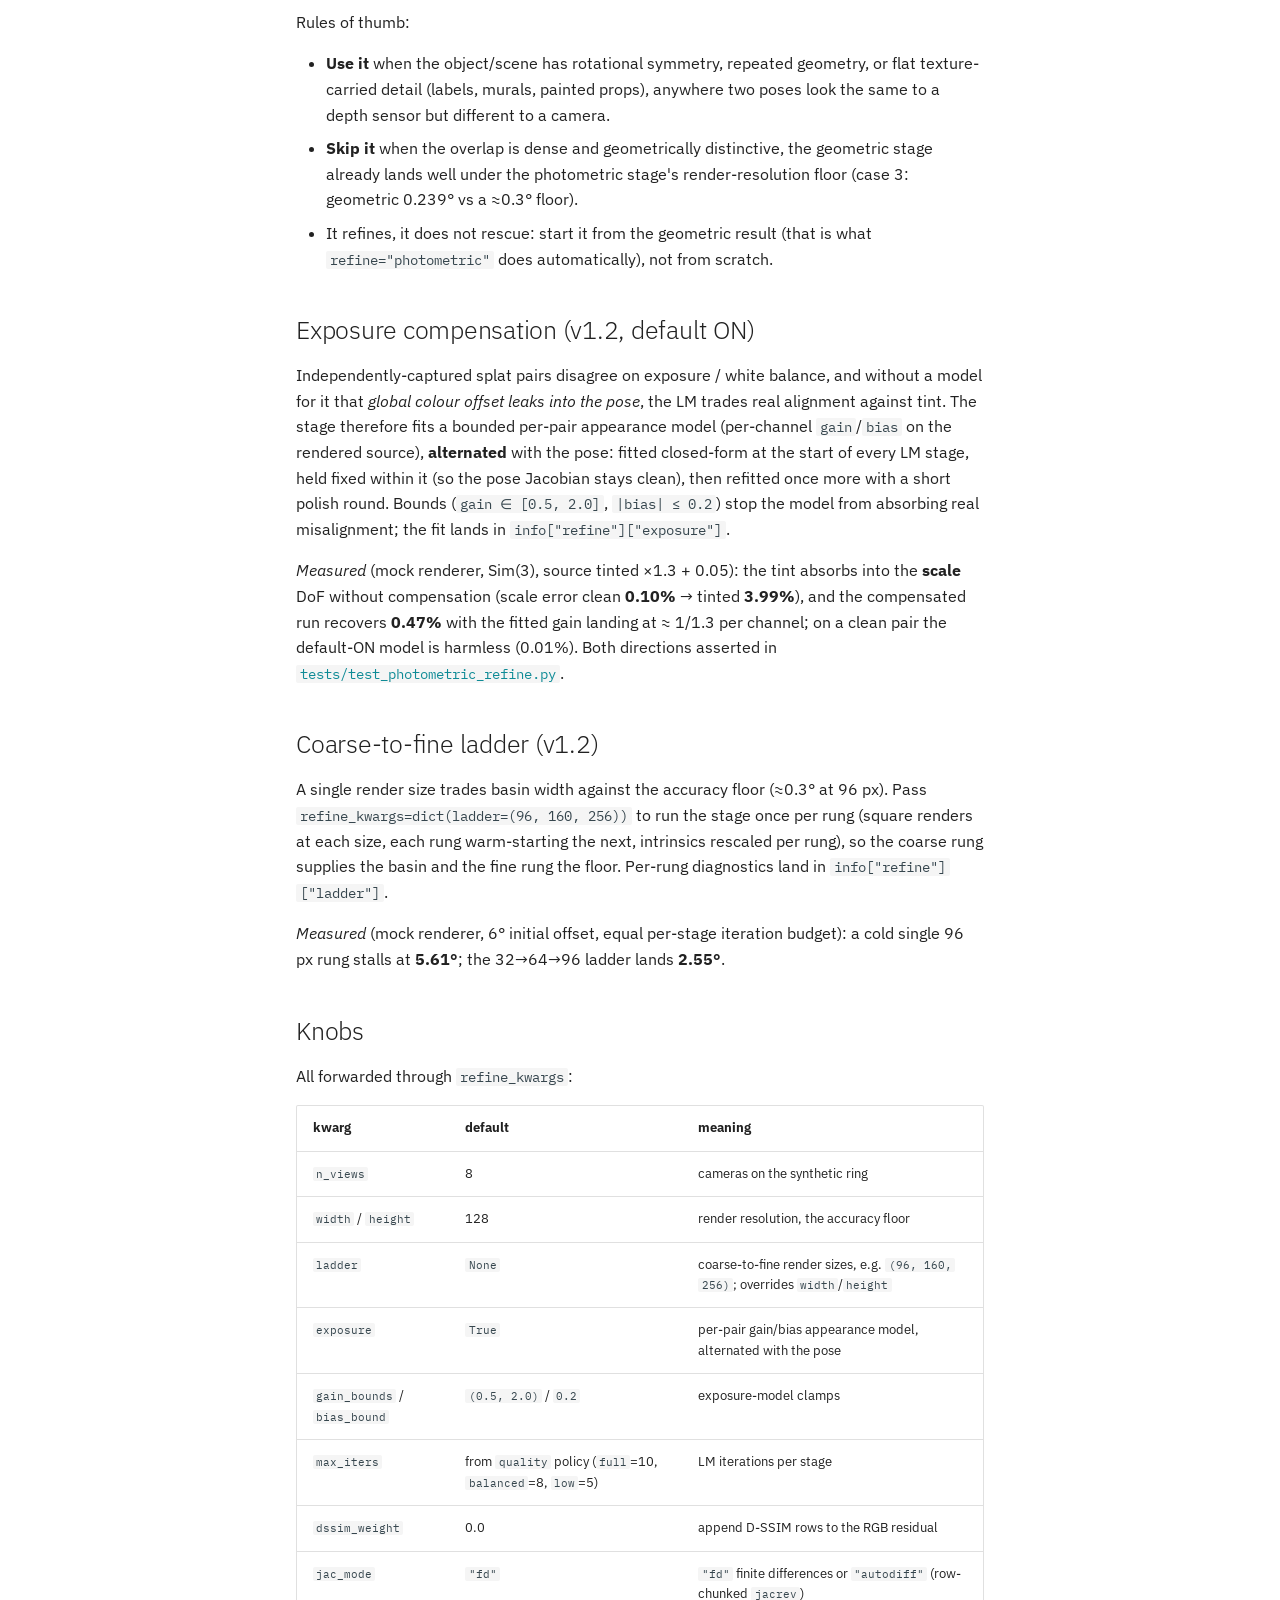
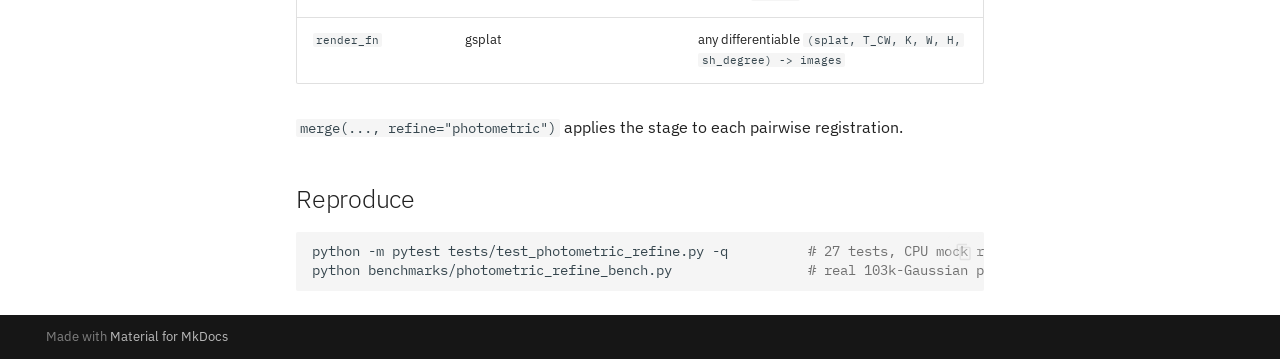
<file: photometric/index.html>
<!doctype html>
<html lang="en" class="no-js">
  <head>
    
      <meta charset="utf-8">
      <meta name="viewport" content="width=device-width,initial-scale=1">
      
        <meta name="description" content="Register Gaussian splats: align and merge two 3DGS scans into one SE(3)/Sim(3) frame.">
      
      
      
        <link rel="canonical" href="https://archerkattri.github.io/splatreg/photometric/">
      
      
        <link rel="prev" href="../init-modes/">
      
      
        <link rel="next" href="../ply-interop/">
      
      
        
      
      
      <link rel="icon" href="../assets/images/favicon.png">
      <meta name="generator" content="mkdocs-1.6.1, mkdocs-material-9.7.7">
    
    
      
        <title>Photometric refinement - splatreg</title>
      
    
    
      <link rel="stylesheet" href="../assets/stylesheets/main.ec1eaa64.min.css">
      
        
        <link rel="stylesheet" href="../assets/stylesheets/palette.ab4e12ef.min.css">
      
      


    
    
      
    
    
      
        
        
        <link rel="preconnect" href="https://fonts.gstatic.com" crossorigin>
        <link rel="stylesheet" href="https://fonts.googleapis.com/css?family=IBM+Plex+Sans:300,300i,400,400i,700,700i%7CIBM+Plex+Mono:400,400i,700,700i&display=fallback">
        <style>:root{--md-text-font:"IBM Plex Sans";--md-code-font:"IBM Plex Mono"}</style>
      
    
    
      <link rel="stylesheet" href="../assets/_mkdocstrings.css">
    
      <link rel="stylesheet" href="../stylesheets/extra.css">
    
    <script>__md_scope=new URL("..",location),__md_hash=e=>[...e].reduce(((e,_)=>(e<<5)-e+_.charCodeAt(0)),0),__md_get=(e,_=localStorage,t=__md_scope)=>JSON.parse(_.getItem(t.pathname+"."+e)),__md_set=(e,_,t=localStorage,a=__md_scope)=>{try{t.setItem(a.pathname+"."+e,JSON.stringify(_))}catch(e){}}</script>
    
      

    
    
  </head>
  
  
    
    
      
    
    
    
    
    <body dir="ltr" data-md-color-scheme="default" data-md-color-primary="teal" data-md-color-accent="deep-orange">
  
    
    <input class="md-toggle" data-md-toggle="drawer" type="checkbox" id="__drawer" autocomplete="off">
    <input class="md-toggle" data-md-toggle="search" type="checkbox" id="__search" autocomplete="off">
    <label class="md-overlay" for="__drawer"></label>
    <div data-md-component="skip">
      
        
        <a href="#photometric-refinement-when-and-why" class="md-skip">
          Skip to content
        </a>
      
    </div>
    <div data-md-component="announce">
      
    </div>
    
    
      

  

<header class="md-header md-header--shadow" data-md-component="header">
  <nav class="md-header__inner md-grid" aria-label="Header">
    <a href=".." title="splatreg" class="md-header__button md-logo" aria-label="splatreg" data-md-component="logo">
      
  
  <svg xmlns="http://www.w3.org/2000/svg" viewBox="0 0 24 24"><path d="M12 8a3 3 0 0 0 3-3 3 3 0 0 0-3-3 3 3 0 0 0-3 3 3 3 0 0 0 3 3m0 3.54C9.64 9.35 6.5 8 3 8v11c3.5 0 6.64 1.35 9 3.54 2.36-2.19 5.5-3.54 9-3.54V8c-3.5 0-6.64 1.35-9 3.54"/></svg>

    </a>
    <label class="md-header__button md-icon" for="__drawer">
      
      <svg xmlns="http://www.w3.org/2000/svg" viewBox="0 0 24 24"><path d="M3 6h18v2H3zm0 5h18v2H3zm0 5h18v2H3z"/></svg>
    </label>
    <div class="md-header__title" data-md-component="header-title">
      <div class="md-header__ellipsis">
        <div class="md-header__topic">
          <span class="md-ellipsis">
            splatreg
          </span>
        </div>
        <div class="md-header__topic" data-md-component="header-topic">
          <span class="md-ellipsis">
            
              Photometric refinement
            
          </span>
        </div>
      </div>
    </div>
    
      
        <form class="md-header__option" data-md-component="palette">
  
    
    
    
    <input class="md-option" data-md-color-media="(prefers-color-scheme: light)" data-md-color-scheme="default" data-md-color-primary="teal" data-md-color-accent="deep-orange"  aria-label="Dark mode"  type="radio" name="__palette" id="__palette_0">
    
      <label class="md-header__button md-icon" title="Dark mode" for="__palette_1" hidden>
        <svg xmlns="http://www.w3.org/2000/svg" viewBox="0 0 24 24"><path d="m17.75 4.09-2.53 1.94.91 3.06-2.63-1.81-2.63 1.81.91-3.06-2.53-1.94L12.44 4l1.06-3 1.06 3zm3.5 6.91-1.64 1.25.59 1.98-1.7-1.17-1.7 1.17.59-1.98L15.75 11l2.06-.05L18.5 9l.69 1.95zm-2.28 4.95c.83-.08 1.72 1.1 1.19 1.85-.32.45-.66.87-1.08 1.27C15.17 23 8.84 23 4.94 19.07c-3.91-3.9-3.91-10.24 0-14.14.4-.4.82-.76 1.27-1.08.75-.53 1.93.36 1.85 1.19-.27 2.86.69 5.83 2.89 8.02a9.96 9.96 0 0 0 8.02 2.89m-1.64 2.02a12.08 12.08 0 0 1-7.8-3.47c-2.17-2.19-3.33-5-3.49-7.82-2.81 3.14-2.7 7.96.31 10.98 3.02 3.01 7.84 3.12 10.98.31"/></svg>
      </label>
    
  
    
    
    
    <input class="md-option" data-md-color-media="(prefers-color-scheme: dark)" data-md-color-scheme="slate" data-md-color-primary="teal" data-md-color-accent="deep-orange"  aria-label="Light mode"  type="radio" name="__palette" id="__palette_1">
    
      <label class="md-header__button md-icon" title="Light mode" for="__palette_0" hidden>
        <svg xmlns="http://www.w3.org/2000/svg" viewBox="0 0 24 24"><path d="M12 7a5 5 0 0 1 5 5 5 5 0 0 1-5 5 5 5 0 0 1-5-5 5 5 0 0 1 5-5m0 2a3 3 0 0 0-3 3 3 3 0 0 0 3 3 3 3 0 0 0 3-3 3 3 0 0 0-3-3m0-7 2.39 3.42C13.65 5.15 12.84 5 12 5s-1.65.15-2.39.42zM3.34 7l4.16-.35A7.2 7.2 0 0 0 5.94 8.5c-.44.74-.69 1.5-.83 2.29zm.02 10 1.76-3.77a7.131 7.131 0 0 0 2.38 4.14zM20.65 7l-1.77 3.79a7.02 7.02 0 0 0-2.38-4.15zm-.01 10-4.14.36c.59-.51 1.12-1.14 1.54-1.86.42-.73.69-1.5.83-2.29zM12 22l-2.41-3.44c.74.27 1.55.44 2.41.44.82 0 1.63-.17 2.37-.44z"/></svg>
      </label>
    
  
</form>
      
    
    
      <script>var palette=__md_get("__palette");if(palette&&palette.color){if("(prefers-color-scheme)"===palette.color.media){var media=matchMedia("(prefers-color-scheme: light)"),input=document.querySelector(media.matches?"[data-md-color-media='(prefers-color-scheme: light)']":"[data-md-color-media='(prefers-color-scheme: dark)']");palette.color.media=input.getAttribute("data-md-color-media"),palette.color.scheme=input.getAttribute("data-md-color-scheme"),palette.color.primary=input.getAttribute("data-md-color-primary"),palette.color.accent=input.getAttribute("data-md-color-accent")}for(var[key,value]of Object.entries(palette.color))document.body.setAttribute("data-md-color-"+key,value)}</script>
    
    
    
      
      
        <label class="md-header__button md-icon" for="__search">
          
          <svg xmlns="http://www.w3.org/2000/svg" viewBox="0 0 24 24"><path d="M9.5 3A6.5 6.5 0 0 1 16 9.5c0 1.61-.59 3.09-1.56 4.23l.27.27h.79l5 5-1.5 1.5-5-5v-.79l-.27-.27A6.52 6.52 0 0 1 9.5 16 6.5 6.5 0 0 1 3 9.5 6.5 6.5 0 0 1 9.5 3m0 2C7 5 5 7 5 9.5S7 14 9.5 14 14 12 14 9.5 12 5 9.5 5"/></svg>
        </label>
        <div class="md-search" data-md-component="search" role="dialog">
  <label class="md-search__overlay" for="__search"></label>
  <div class="md-search__inner" role="search">
    <form class="md-search__form" name="search">
      <input type="text" class="md-search__input" name="query" aria-label="Search" placeholder="Search" autocapitalize="off" autocorrect="off" autocomplete="off" spellcheck="false" data-md-component="search-query" required>
      <label class="md-search__icon md-icon" for="__search">
        
        <svg xmlns="http://www.w3.org/2000/svg" viewBox="0 0 24 24"><path d="M9.5 3A6.5 6.5 0 0 1 16 9.5c0 1.61-.59 3.09-1.56 4.23l.27.27h.79l5 5-1.5 1.5-5-5v-.79l-.27-.27A6.52 6.52 0 0 1 9.5 16 6.5 6.5 0 0 1 3 9.5 6.5 6.5 0 0 1 9.5 3m0 2C7 5 5 7 5 9.5S7 14 9.5 14 14 12 14 9.5 12 5 9.5 5"/></svg>
        
        <svg xmlns="http://www.w3.org/2000/svg" viewBox="0 0 24 24"><path d="M20 11v2H8l5.5 5.5-1.42 1.42L4.16 12l7.92-7.92L13.5 5.5 8 11z"/></svg>
      </label>
      <nav class="md-search__options" aria-label="Search">
        
        <button type="reset" class="md-search__icon md-icon" title="Clear" aria-label="Clear" tabindex="-1">
          
          <svg xmlns="http://www.w3.org/2000/svg" viewBox="0 0 24 24"><path d="M19 6.41 17.59 5 12 10.59 6.41 5 5 6.41 10.59 12 5 17.59 6.41 19 12 13.41 17.59 19 19 17.59 13.41 12z"/></svg>
        </button>
      </nav>
      
        <div class="md-search__suggest" data-md-component="search-suggest"></div>
      
    </form>
    <div class="md-search__output">
      <div class="md-search__scrollwrap" tabindex="0" data-md-scrollfix>
        <div class="md-search-result" data-md-component="search-result">
          <div class="md-search-result__meta">
            Initializing search
          </div>
          <ol class="md-search-result__list" role="presentation"></ol>
        </div>
      </div>
    </div>
  </div>
</div>
      
    
    
      <div class="md-header__source">
        <a href="https://github.com/Archerkattri/splatreg" title="Go to repository" class="md-source" data-md-component="source">
  <div class="md-source__icon md-icon">
    
    <svg xmlns="http://www.w3.org/2000/svg" viewBox="0 0 512 512"><!--! Font Awesome Free 7.1.0 by @fontawesome - https://fontawesome.com License - https://fontawesome.com/license/free (Icons: CC BY 4.0, Fonts: SIL OFL 1.1, Code: MIT License) Copyright 2025 Fonticons, Inc.--><path d="M173.9 397.4c0 2-2.3 3.6-5.2 3.6-3.3.3-5.6-1.3-5.6-3.6 0-2 2.3-3.6 5.2-3.6 3-.3 5.6 1.3 5.6 3.6m-31.1-4.5c-.7 2 1.3 4.3 4.3 4.9 2.6 1 5.6 0 6.2-2s-1.3-4.3-4.3-5.2c-2.6-.7-5.5.3-6.2 2.3m44.2-1.7c-2.9.7-4.9 2.6-4.6 4.9.3 2 2.9 3.3 5.9 2.6 2.9-.7 4.9-2.6 4.6-4.6-.3-1.9-3-3.2-5.9-2.9M252.8 8C114.1 8 8 113.3 8 252c0 110.9 69.8 205.8 169.5 239.2 12.8 2.3 17.3-5.6 17.3-12.1 0-6.2-.3-40.4-.3-61.4 0 0-70 15-84.7-29.8 0 0-11.4-29.1-27.8-36.6 0 0-22.9-15.7 1.6-15.4 0 0 24.9 2 38.6 25.8 21.9 38.6 58.6 27.5 72.9 20.9 2.3-16 8.8-27.1 16-33.7-55.9-6.2-112.3-14.3-112.3-110.5 0-27.5 7.6-41.3 23.6-58.9-2.6-6.5-11.1-33.3 2.6-67.9 20.9-6.5 69 27 69 27 20-5.6 41.5-8.5 62.8-8.5s42.8 2.9 62.8 8.5c0 0 48.1-33.6 69-27 13.7 34.7 5.2 61.4 2.6 67.9 16 17.7 25.8 31.5 25.8 58.9 0 96.5-58.9 104.2-114.8 110.5 9.2 7.9 17 22.9 17 46.4 0 33.7-.3 75.4-.3 83.6 0 6.5 4.6 14.4 17.3 12.1C436.2 457.8 504 362.9 504 252 504 113.3 391.5 8 252.8 8M105.2 352.9c-1.3 1-1 3.3.7 5.2 1.6 1.6 3.9 2.3 5.2 1 1.3-1 1-3.3-.7-5.2-1.6-1.6-3.9-2.3-5.2-1m-10.8-8.1c-.7 1.3.3 2.9 2.3 3.9 1.6 1 3.6.7 4.3-.7.7-1.3-.3-2.9-2.3-3.9-2-.6-3.6-.3-4.3.7m32.4 35.6c-1.6 1.3-1 4.3 1.3 6.2 2.3 2.3 5.2 2.6 6.5 1 1.3-1.3.7-4.3-1.3-6.2-2.2-2.3-5.2-2.6-6.5-1m-11.4-14.7c-1.6 1-1.6 3.6 0 5.9s4.3 3.3 5.6 2.3c1.6-1.3 1.6-3.9 0-6.2-1.4-2.3-4-3.3-5.6-2"/></svg>
  </div>
  <div class="md-source__repository">
    Archerkattri/splatreg
  </div>
</a>
      </div>
    
  </nav>
  
</header>
    
    <div class="md-container" data-md-component="container">
      
      
        
          
        
      
      <main class="md-main" data-md-component="main">
        <div class="md-main__inner md-grid">
          
            
              
              <div class="md-sidebar md-sidebar--primary" data-md-component="sidebar" data-md-type="navigation" >
                <div class="md-sidebar__scrollwrap">
                  <div class="md-sidebar__inner">
                    



<nav class="md-nav md-nav--primary" aria-label="Navigation" data-md-level="0">
  <label class="md-nav__title" for="__drawer">
    <a href=".." title="splatreg" class="md-nav__button md-logo" aria-label="splatreg" data-md-component="logo">
      
  
  <svg xmlns="http://www.w3.org/2000/svg" viewBox="0 0 24 24"><path d="M12 8a3 3 0 0 0 3-3 3 3 0 0 0-3-3 3 3 0 0 0-3 3 3 3 0 0 0 3 3m0 3.54C9.64 9.35 6.5 8 3 8v11c3.5 0 6.64 1.35 9 3.54 2.36-2.19 5.5-3.54 9-3.54V8c-3.5 0-6.64 1.35-9 3.54"/></svg>

    </a>
    splatreg
  </label>
  
    <div class="md-nav__source">
      <a href="https://github.com/Archerkattri/splatreg" title="Go to repository" class="md-source" data-md-component="source">
  <div class="md-source__icon md-icon">
    
    <svg xmlns="http://www.w3.org/2000/svg" viewBox="0 0 512 512"><!--! Font Awesome Free 7.1.0 by @fontawesome - https://fontawesome.com License - https://fontawesome.com/license/free (Icons: CC BY 4.0, Fonts: SIL OFL 1.1, Code: MIT License) Copyright 2025 Fonticons, Inc.--><path d="M173.9 397.4c0 2-2.3 3.6-5.2 3.6-3.3.3-5.6-1.3-5.6-3.6 0-2 2.3-3.6 5.2-3.6 3-.3 5.6 1.3 5.6 3.6m-31.1-4.5c-.7 2 1.3 4.3 4.3 4.9 2.6 1 5.6 0 6.2-2s-1.3-4.3-4.3-5.2c-2.6-.7-5.5.3-6.2 2.3m44.2-1.7c-2.9.7-4.9 2.6-4.6 4.9.3 2 2.9 3.3 5.9 2.6 2.9-.7 4.9-2.6 4.6-4.6-.3-1.9-3-3.2-5.9-2.9M252.8 8C114.1 8 8 113.3 8 252c0 110.9 69.8 205.8 169.5 239.2 12.8 2.3 17.3-5.6 17.3-12.1 0-6.2-.3-40.4-.3-61.4 0 0-70 15-84.7-29.8 0 0-11.4-29.1-27.8-36.6 0 0-22.9-15.7 1.6-15.4 0 0 24.9 2 38.6 25.8 21.9 38.6 58.6 27.5 72.9 20.9 2.3-16 8.8-27.1 16-33.7-55.9-6.2-112.3-14.3-112.3-110.5 0-27.5 7.6-41.3 23.6-58.9-2.6-6.5-11.1-33.3 2.6-67.9 20.9-6.5 69 27 69 27 20-5.6 41.5-8.5 62.8-8.5s42.8 2.9 62.8 8.5c0 0 48.1-33.6 69-27 13.7 34.7 5.2 61.4 2.6 67.9 16 17.7 25.8 31.5 25.8 58.9 0 96.5-58.9 104.2-114.8 110.5 9.2 7.9 17 22.9 17 46.4 0 33.7-.3 75.4-.3 83.6 0 6.5 4.6 14.4 17.3 12.1C436.2 457.8 504 362.9 504 252 504 113.3 391.5 8 252.8 8M105.2 352.9c-1.3 1-1 3.3.7 5.2 1.6 1.6 3.9 2.3 5.2 1 1.3-1 1-3.3-.7-5.2-1.6-1.6-3.9-2.3-5.2-1m-10.8-8.1c-.7 1.3.3 2.9 2.3 3.9 1.6 1 3.6.7 4.3-.7.7-1.3-.3-2.9-2.3-3.9-2-.6-3.6-.3-4.3.7m32.4 35.6c-1.6 1.3-1 4.3 1.3 6.2 2.3 2.3 5.2 2.6 6.5 1 1.3-1.3.7-4.3-1.3-6.2-2.2-2.3-5.2-2.6-6.5-1m-11.4-14.7c-1.6 1-1.6 3.6 0 5.9s4.3 3.3 5.6 2.3c1.6-1.3 1.6-3.9 0-6.2-1.4-2.3-4-3.3-5.6-2"/></svg>
  </div>
  <div class="md-source__repository">
    Archerkattri/splatreg
  </div>
</a>
    </div>
  
  <ul class="md-nav__list" data-md-scrollfix>
    
      
      
  
  
  
  
    <li class="md-nav__item">
      <a href=".." class="md-nav__link">
        
  
  
  <span class="md-ellipsis">
    
  
    Home
  

    
  </span>
  
  

      </a>
    </li>
  

    
      
      
  
  
  
  
    <li class="md-nav__item">
      <a href="../quickstart/" class="md-nav__link">
        
  
  
  <span class="md-ellipsis">
    
  
    Quickstart
  

    
  </span>
  
  

      </a>
    </li>
  

    
      
      
  
  
  
  
    <li class="md-nav__item">
      <a href="../cli/" class="md-nav__link">
        
  
  
  <span class="md-ellipsis">
    
  
    CLI guide
  

    
  </span>
  
  

      </a>
    </li>
  

    
      
      
  
  
  
  
    <li class="md-nav__item">
      <a href="../init-modes/" class="md-nav__link">
        
  
  
  <span class="md-ellipsis">
    
  
    Init modes
  

    
  </span>
  
  

      </a>
    </li>
  

    
      
      
  
  
    
  
  
  
    <li class="md-nav__item md-nav__item--active">
      
      <input class="md-nav__toggle md-toggle" type="checkbox" id="__toc">
      
      
        
      
      
        <label class="md-nav__link md-nav__link--active" for="__toc">
          
  
  
  <span class="md-ellipsis">
    
  
    Photometric refinement
  

    
  </span>
  
  

          <span class="md-nav__icon md-icon"></span>
        </label>
      
      <a href="./" class="md-nav__link md-nav__link--active">
        
  
  
  <span class="md-ellipsis">
    
  
    Photometric refinement
  

    
  </span>
  
  

      </a>
      
        

<nav class="md-nav md-nav--secondary" aria-label="Table of contents">
  
  
  
    
  
  
    <label class="md-nav__title" for="__toc">
      <span class="md-nav__icon md-icon"></span>
      Table of contents
    </label>
    <ul class="md-nav__list" data-md-component="toc" data-md-scrollfix>
      
        <li class="md-nav__item">
  <a href="#why-geometry-alone-can-fail" class="md-nav__link">
    <span class="md-ellipsis">
      
        Why geometry alone can fail
      
    </span>
  </a>
  
</li>
      
        <li class="md-nav__item">
  <a href="#measured-three-cases-three-honest-answers" class="md-nav__link">
    <span class="md-ellipsis">
      
        Measured: three cases, three honest answers
      
    </span>
  </a>
  
</li>
      
        <li class="md-nav__item">
  <a href="#when-to-reach-for-it" class="md-nav__link">
    <span class="md-ellipsis">
      
        When to reach for it
      
    </span>
  </a>
  
</li>
      
        <li class="md-nav__item">
  <a href="#exposure-compensation-v12-default-on" class="md-nav__link">
    <span class="md-ellipsis">
      
        Exposure compensation (v1.2, default ON)
      
    </span>
  </a>
  
</li>
      
        <li class="md-nav__item">
  <a href="#coarse-to-fine-ladder-v12" class="md-nav__link">
    <span class="md-ellipsis">
      
        Coarse-to-fine ladder (v1.2)
      
    </span>
  </a>
  
</li>
      
        <li class="md-nav__item">
  <a href="#knobs" class="md-nav__link">
    <span class="md-ellipsis">
      
        Knobs
      
    </span>
  </a>
  
</li>
      
        <li class="md-nav__item">
  <a href="#reproduce" class="md-nav__link">
    <span class="md-ellipsis">
      
        Reproduce
      
    </span>
  </a>
  
</li>
      
    </ul>
  
</nav>
      
    </li>
  

    
      
      
  
  
  
  
    <li class="md-nav__item">
      <a href="../ply-interop/" class="md-nav__link">
        
  
  
  <span class="md-ellipsis">
    
  
    PLY interop
  

    
  </span>
  
  

      </a>
    </li>
  

    
      
      
  
  
  
  
    <li class="md-nav__item">
      <a href="../benchmarks/" class="md-nav__link">
        
  
  
  <span class="md-ellipsis">
    
  
    Benchmarks
  

    
  </span>
  
  

      </a>
    </li>
  

    
      
      
  
  
  
  
    <li class="md-nav__item">
      <a href="../api/" class="md-nav__link">
        
  
  
  <span class="md-ellipsis">
    
  
    API reference
  

    
  </span>
  
  

      </a>
    </li>
  

    
  </ul>
</nav>
                  </div>
                </div>
              </div>
            
            
              
              <div class="md-sidebar md-sidebar--secondary" data-md-component="sidebar" data-md-type="toc" >
                <div class="md-sidebar__scrollwrap">
                  <div class="md-sidebar__inner">
                    

<nav class="md-nav md-nav--secondary" aria-label="Table of contents">
  
  
  
    
  
  
    <label class="md-nav__title" for="__toc">
      <span class="md-nav__icon md-icon"></span>
      Table of contents
    </label>
    <ul class="md-nav__list" data-md-component="toc" data-md-scrollfix>
      
        <li class="md-nav__item">
  <a href="#why-geometry-alone-can-fail" class="md-nav__link">
    <span class="md-ellipsis">
      
        Why geometry alone can fail
      
    </span>
  </a>
  
</li>
      
        <li class="md-nav__item">
  <a href="#measured-three-cases-three-honest-answers" class="md-nav__link">
    <span class="md-ellipsis">
      
        Measured: three cases, three honest answers
      
    </span>
  </a>
  
</li>
      
        <li class="md-nav__item">
  <a href="#when-to-reach-for-it" class="md-nav__link">
    <span class="md-ellipsis">
      
        When to reach for it
      
    </span>
  </a>
  
</li>
      
        <li class="md-nav__item">
  <a href="#exposure-compensation-v12-default-on" class="md-nav__link">
    <span class="md-ellipsis">
      
        Exposure compensation (v1.2, default ON)
      
    </span>
  </a>
  
</li>
      
        <li class="md-nav__item">
  <a href="#coarse-to-fine-ladder-v12" class="md-nav__link">
    <span class="md-ellipsis">
      
        Coarse-to-fine ladder (v1.2)
      
    </span>
  </a>
  
</li>
      
        <li class="md-nav__item">
  <a href="#knobs" class="md-nav__link">
    <span class="md-ellipsis">
      
        Knobs
      
    </span>
  </a>
  
</li>
      
        <li class="md-nav__item">
  <a href="#reproduce" class="md-nav__link">
    <span class="md-ellipsis">
      
        Reproduce
      
    </span>
  </a>
  
</li>
      
    </ul>
  
</nav>
                  </div>
                </div>
              </div>
            
          
          
            <div class="md-content" data-md-component="content">
              
              <article class="md-content__inner md-typeset">
                
                  


  
  


<h1 id="photometric-refinement-when-and-why">Photometric refinement: when and why<a class="headerlink" href="#photometric-refinement-when-and-why" title="Permanent link">&para;</a></h1>
<p><code>register(..., refine="photometric")</code> runs an opt-in second stage <strong>after</strong> the geometric
solve: it renders both splats from a shared synthetic camera ring and minimises the
image-space difference over the SE(3)/Sim(3) tangent. No real images are needed: both
"views" are renders of the splats themselves.</p>
<div class="highlight"><pre><span></span><code><a id="__codelineno-0-1" name="__codelineno-0-1" href="#__codelineno-0-1"></a><span class="kn">from</span><span class="w"> </span><span class="nn">splatreg</span><span class="w"> </span><span class="kn">import</span> <span class="n">register</span>
<a id="__codelineno-0-2" name="__codelineno-0-2" href="#__codelineno-0-2"></a>
<a id="__codelineno-0-3" name="__codelineno-0-3" href="#__codelineno-0-3"></a><span class="n">result</span> <span class="o">=</span> <span class="n">register</span><span class="p">(</span><span class="n">target</span><span class="p">,</span> <span class="n">source</span><span class="p">,</span> <span class="n">transform</span><span class="o">=</span><span class="s2">"se3"</span><span class="p">,</span>
<a id="__codelineno-0-4" name="__codelineno-0-4" href="#__codelineno-0-4"></a>                  <span class="n">refine</span><span class="o">=</span><span class="s2">"photometric"</span><span class="p">)</span>          <span class="c1"># needs `pip install "splatreg[render]"`</span>
<a id="__codelineno-0-5" name="__codelineno-0-5" href="#__codelineno-0-5"></a><span class="nb">print</span><span class="p">(</span><span class="n">result</span><span class="o">.</span><span class="n">info</span><span class="p">[</span><span class="s2">"refine"</span><span class="p">])</span>                     <span class="c1"># stage diagnostics: n_iters, cost history</span>
</code></pre></div>
<p>(Any differentiable renderer can be substituted via <code>refine_kwargs=dict(render_fn=...)</code>,
the test suite runs the whole stage on CPU with a pure-torch mock renderer.)</p>
<h2 id="why-geometry-alone-can-fail">Why geometry alone can fail<a class="headerlink" href="#why-geometry-alone-can-fail" title="Permanent link">&para;</a></h2>
<p>Geometric residuals (ICP, Gaussian-SDF) score <strong>shape</strong>. Any degree of freedom that does not
change the shape is <em>invisible</em> to them: rotation about a symmetry axis, sliding along an
extrusion, anything carried only by <strong>texture</strong>. On such inputs a geometric solver doesn't
just plateau; it can confidently walk <em>away</em> from the truth, because every pose along the
symmetric orbit scores the same and noise picks the winner.</p>
<p>This is exactly the failure mode <strong>PhotoReg</strong> (<a href="https://arxiv.org/abs/2410.05044">arXiv 2410.05044</a>)
identified for 3DGS registration and fixed with photometric refinement against captured
training images. splatreg's stage is the <strong>splat-to-splat variant</strong>: both sides are rendered
from the same synthetic camera ring, so it works on bare <code>.ply</code> pairs with no access to the
original captures.</p>
<h2 id="measured-three-cases-three-honest-answers">Measured: three cases, three honest answers<a class="headerlink" href="#measured-three-cases-three-honest-answers" title="Permanent link">&para;</a></h2>
<table>
<thead>
<tr>
<th>Case</th>
<th>Initial error</th>
<th>Geometric register</th>
<th>+ photometric refine</th>
</tr>
</thead>
<tbody>
<tr>
<td><strong>Rotation-symmetric colored sphere</strong> (mock renderer, CPU; geometry symmetric, colors azimuth-painted)</td>
<td>6.0° / 8.9 mm</td>
<td><strong>11.2°</strong> / 1.6 mm, rotation gets <em>worse</em></td>
<td><strong>2.2°</strong> / 1.0 mm</td>
</tr>
<tr>
<td><strong>Real gsplat rasterizer</strong> (CUDA, 2k Gaussians, same sphere)</td>
<td>5° / 7 mm</td>
<td>n/a</td>
<td><strong>0.36° / 0.5 mm</strong> in ~1.1 s</td>
</tr>
<tr>
<td><strong>Dense-overlap real capture</strong> (102,944-Gaussian splat, disjoint random halves, injected 2° / 1.24 mm seam)</td>
<td>2° / 1.24 mm</td>
<td><strong>0.239° / 0.26 mm</strong> in 56 s</td>
<td>+1.7 s, <strong>neutral</strong>, geometry already pins the pose</td>
</tr>
</tbody>
</table>
<p>Sources: rows 1–2 are <code>tests/test_photometric_refine.py</code> (27 tests; row 1 re-measured on
CPU at the time of writing); row 3 is
<a href="https://github.com/Archerkattri/splatreg/blob/main/benchmarks/photometric_refine_bench.py"><code>benchmarks/photometric_refine_bench.py</code></a>
on the same real capture as the merge headline, GPU reference run recorded in
<a href="https://github.com/Archerkattri/splatreg/blob/main/benchmarks/photometric_refine_results.md"><code>benchmarks/photometric_refine_results.md</code></a>.</p>
<h2 id="when-to-reach-for-it">When to reach for it<a class="headerlink" href="#when-to-reach-for-it" title="Permanent link">&para;</a></h2>
<p><strong>Photometric refinement is decisive when geometry under-constrains the pose, symmetric or
low-relief shapes whose remaining DoF live only in texture, and neutral when dense
overlapping geometry already constrains it; its accuracy floor is set by render resolution
(≈0.3° at the default small rings).</strong> That is why it ships <strong>opt-in</strong>: on well-constrained
scans it costs render time and buys nothing (case 3), while on the symmetric case it is the
difference between a confidently wrong pose and a correct one (case 1).</p>
<p>Rules of thumb:</p>
<ul>
<li><strong>Use it</strong> when the object/scene has rotational symmetry, repeated geometry, or flat
  texture-carried detail (labels, murals, painted props), anywhere two poses look the same
  to a depth sensor but different to a camera.</li>
<li><strong>Skip it</strong> when the overlap is dense and geometrically distinctive, the geometric stage
  already lands well under the photometric stage's render-resolution floor (case 3:
  geometric 0.239° vs a ≈0.3° floor).</li>
<li>It refines, it does not rescue: start it from the geometric result (that is what
  <code>refine="photometric"</code> does automatically), not from scratch.</li>
</ul>
<h2 id="exposure-compensation-v12-default-on">Exposure compensation (v1.2, default ON)<a class="headerlink" href="#exposure-compensation-v12-default-on" title="Permanent link">&para;</a></h2>
<p>Independently-captured splat pairs disagree on exposure / white balance, and without a model
for it that <em>global colour offset leaks into the pose</em>, the LM trades real alignment against
tint. The stage therefore fits a bounded per-pair appearance model (per-channel <code>gain</code>/<code>bias</code>
on the rendered source), <strong>alternated</strong> with the pose: fitted closed-form at the start of every
LM stage, held fixed within it (so the pose Jacobian stays clean), then refitted once more with
a short polish round. Bounds (<code>gain ∈ [0.5, 2.0]</code>, <code>|bias| ≤ 0.2</code>) stop the model from
absorbing real misalignment; the fit lands in <code>info["refine"]["exposure"]</code>.</p>
<p><em>Measured</em> (mock renderer, Sim(3), source tinted ×1.3 + 0.05): the tint absorbs into the
<strong>scale</strong> DoF without compensation (scale error clean <strong>0.10%</strong> → tinted <strong>3.99%</strong>), and the
compensated run recovers <strong>0.47%</strong> with the fitted gain landing at ≈ 1/1.3 per channel; on a
clean pair the default-ON model is harmless (0.01%). Both directions asserted in
<a href="https://github.com/Archerkattri/splatreg/blob/main/tests/test_photometric_refine.py"><code>tests/test_photometric_refine.py</code></a>.</p>
<h2 id="coarse-to-fine-ladder-v12">Coarse-to-fine ladder (v1.2)<a class="headerlink" href="#coarse-to-fine-ladder-v12" title="Permanent link">&para;</a></h2>
<p>A single render size trades basin width against the accuracy floor (≈0.3° at 96 px). Pass
<code>refine_kwargs=dict(ladder=(96, 160, 256))</code> to run the stage once per rung (square renders at
each size, each rung warm-starting the next, intrinsics rescaled per rung), so the coarse rung
supplies the basin and the fine rung the floor. Per-rung diagnostics land in
<code>info["refine"]["ladder"]</code>.</p>
<p><em>Measured</em> (mock renderer, 6° initial offset, equal per-stage iteration budget): a cold single
96 px rung stalls at <strong>5.61°</strong>; the 32→64→96 ladder lands <strong>2.55°</strong>.</p>
<h2 id="knobs">Knobs<a class="headerlink" href="#knobs" title="Permanent link">&para;</a></h2>
<p>All forwarded through <code>refine_kwargs</code>:</p>
<table>
<thead>
<tr>
<th>kwarg</th>
<th>default</th>
<th>meaning</th>
</tr>
</thead>
<tbody>
<tr>
<td><code>n_views</code></td>
<td>8</td>
<td>cameras on the synthetic ring</td>
</tr>
<tr>
<td><code>width</code> / <code>height</code></td>
<td>128</td>
<td>render resolution, the accuracy floor</td>
</tr>
<tr>
<td><code>ladder</code></td>
<td><code>None</code></td>
<td>coarse-to-fine render sizes, e.g. <code>(96, 160, 256)</code>; overrides <code>width</code>/<code>height</code></td>
</tr>
<tr>
<td><code>exposure</code></td>
<td><code>True</code></td>
<td>per-pair gain/bias appearance model, alternated with the pose</td>
</tr>
<tr>
<td><code>gain_bounds</code> / <code>bias_bound</code></td>
<td><code>(0.5, 2.0)</code> / <code>0.2</code></td>
<td>exposure-model clamps</td>
</tr>
<tr>
<td><code>max_iters</code></td>
<td>from <code>quality</code> policy (<code>full</code>=10, <code>balanced</code>=8, <code>low</code>=5)</td>
<td>LM iterations per stage</td>
</tr>
<tr>
<td><code>dssim_weight</code></td>
<td>0.0</td>
<td>append D-SSIM rows to the RGB residual</td>
</tr>
<tr>
<td><code>jac_mode</code></td>
<td><code>"fd"</code></td>
<td><code>"fd"</code> finite differences or <code>"autodiff"</code> (row-chunked <code>jacrev</code>)</td>
</tr>
<tr>
<td><code>render_fn</code></td>
<td>gsplat</td>
<td>any differentiable <code>(splat, T_CW, K, W, H, sh_degree) -&gt; images</code></td>
</tr>
</tbody>
</table>
<p><code>merge(..., refine="photometric")</code> applies the stage to each pairwise registration.</p>
<h2 id="reproduce">Reproduce<a class="headerlink" href="#reproduce" title="Permanent link">&para;</a></h2>
<div class="highlight"><pre><span></span><code><a id="__codelineno-1-1" name="__codelineno-1-1" href="#__codelineno-1-1"></a>python<span class="w"> </span>-m<span class="w"> </span>pytest<span class="w"> </span>tests/test_photometric_refine.py<span class="w"> </span>-q<span class="w">          </span><span class="c1"># 27 tests, CPU mock renderer</span>
<a id="__codelineno-1-2" name="__codelineno-1-2" href="#__codelineno-1-2"></a>python<span class="w"> </span>benchmarks/photometric_refine_bench.py<span class="w">                 </span><span class="c1"># real 103k-Gaussian pair (GPU)</span>
</code></pre></div>












                
              </article>
            </div>
          
          
<script>var target=document.getElementById(location.hash.slice(1));target&&target.name&&(target.checked=target.name.startsWith("__tabbed_"))</script>
        </div>
        
          <button type="button" class="md-top md-icon" data-md-component="top" hidden>
  
  <svg xmlns="http://www.w3.org/2000/svg" viewBox="0 0 24 24"><path d="M13 20h-2V8l-5.5 5.5-1.42-1.42L12 4.16l7.92 7.92-1.42 1.42L13 8z"/></svg>
  Back to top
</button>
        
      </main>
      
        <footer class="md-footer">
  
  <div class="md-footer-meta md-typeset">
    <div class="md-footer-meta__inner md-grid">
      <div class="md-copyright">
  
  
    Made with
    <a href="https://squidfunk.github.io/mkdocs-material/" target="_blank" rel="noopener">
      Material for MkDocs
    </a>
  
</div>
      
    </div>
  </div>
</footer>
      
    </div>
    <div class="md-dialog" data-md-component="dialog">
      <div class="md-dialog__inner md-typeset"></div>
    </div>
    
    
    
      
      
      <script id="__config" type="application/json">{"annotate": null, "base": "..", "features": ["navigation.sections", "navigation.top", "content.code.copy", "content.code.annotate", "search.suggest"], "search": "../assets/javascripts/workers/search.2c215733.min.js", "tags": null, "translations": {"clipboard.copied": "Copied to clipboard", "clipboard.copy": "Copy to clipboard", "search.result.more.one": "1 more on this page", "search.result.more.other": "# more on this page", "search.result.none": "No matching documents", "search.result.one": "1 matching document", "search.result.other": "# matching documents", "search.result.placeholder": "Type to start searching", "search.result.term.missing": "Missing", "select.version": "Select version"}, "version": null}</script>
    
    
      <script src="../assets/javascripts/bundle.d7400e89.min.js"></script>
      
    
  </body>
</html>
</file>
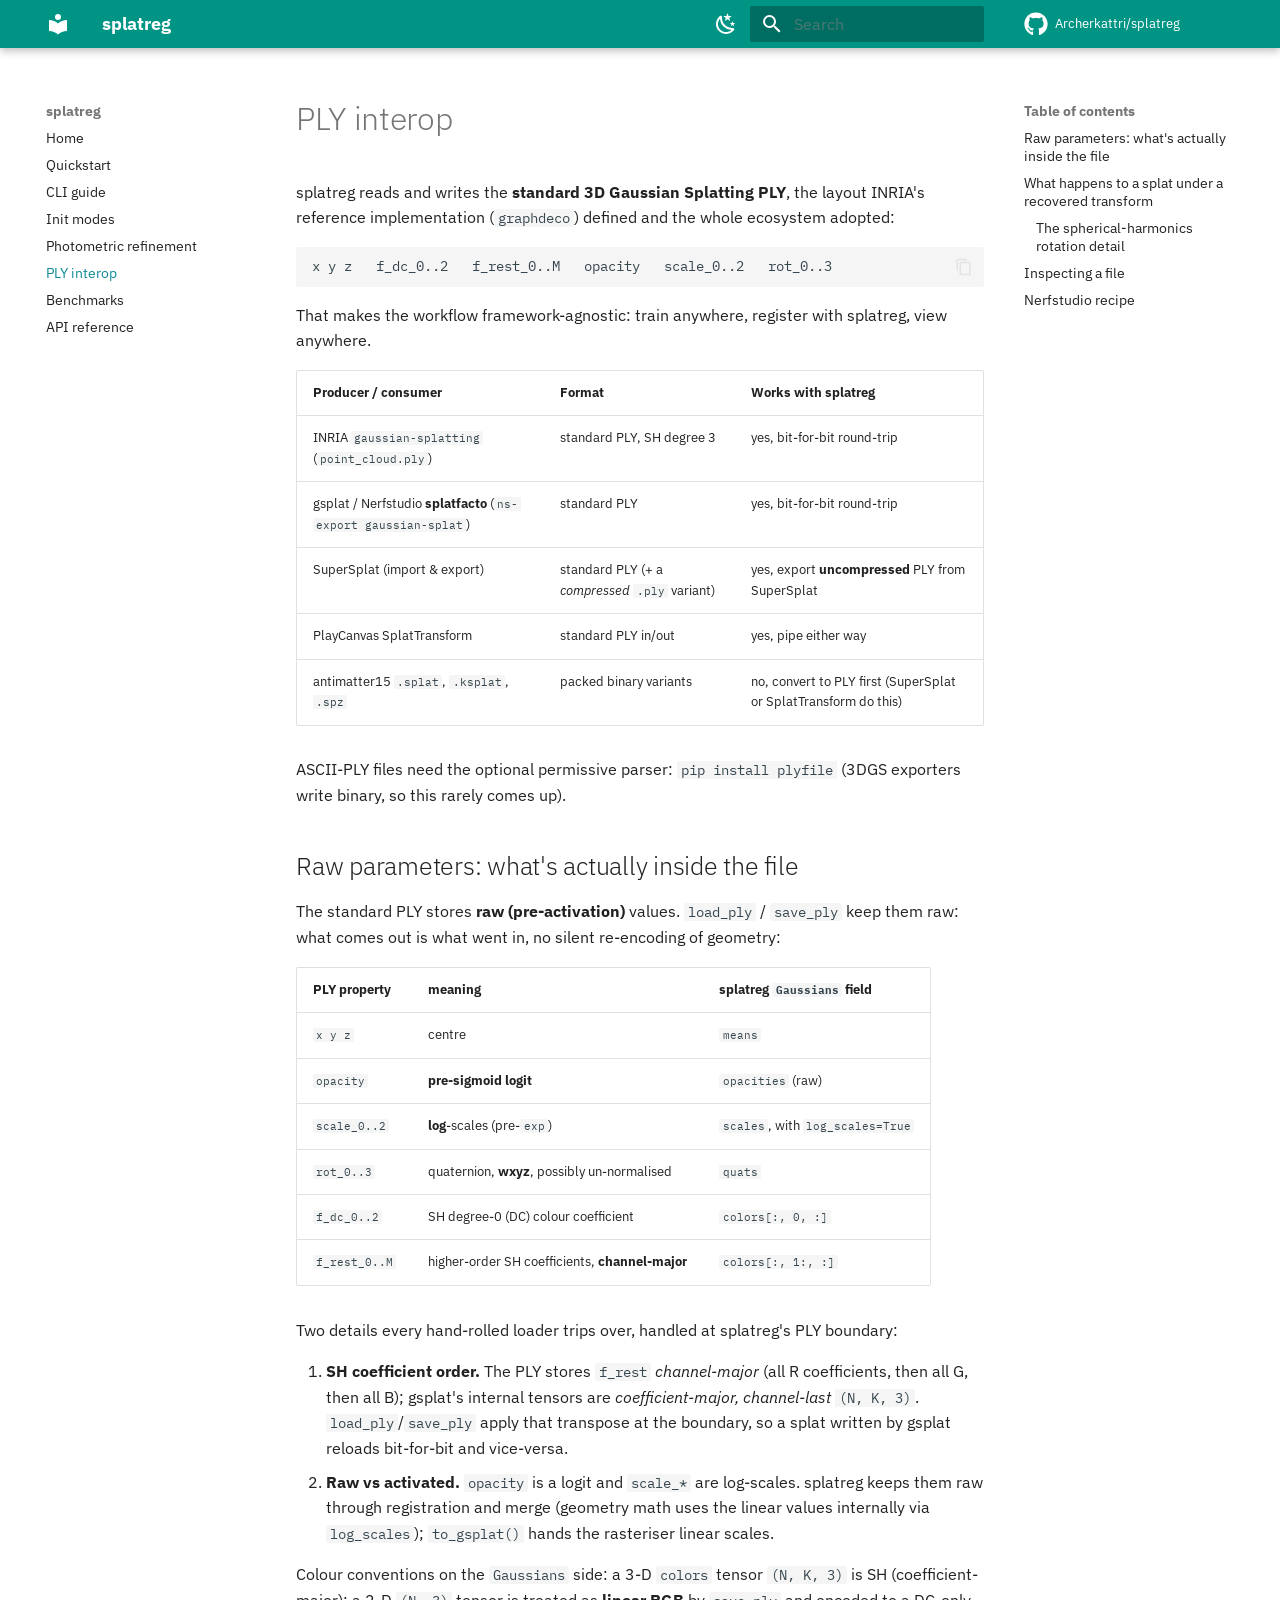
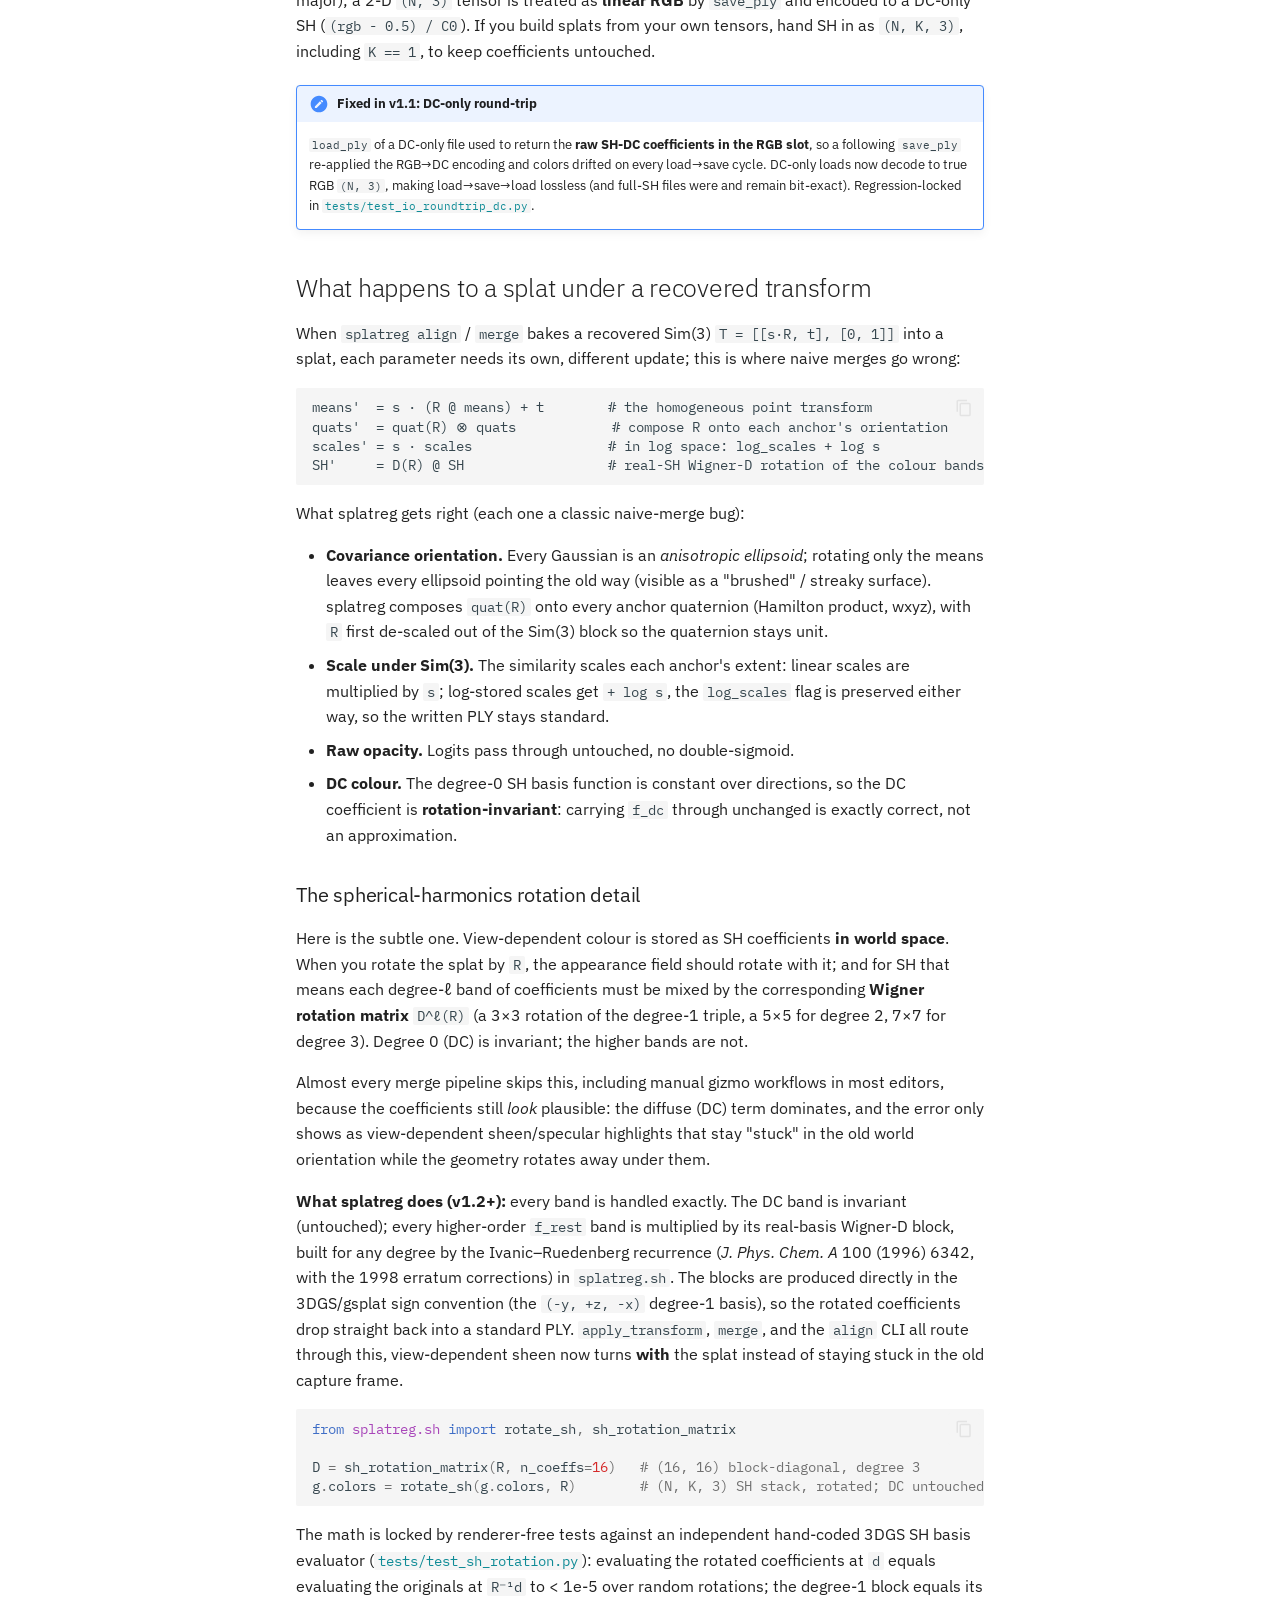
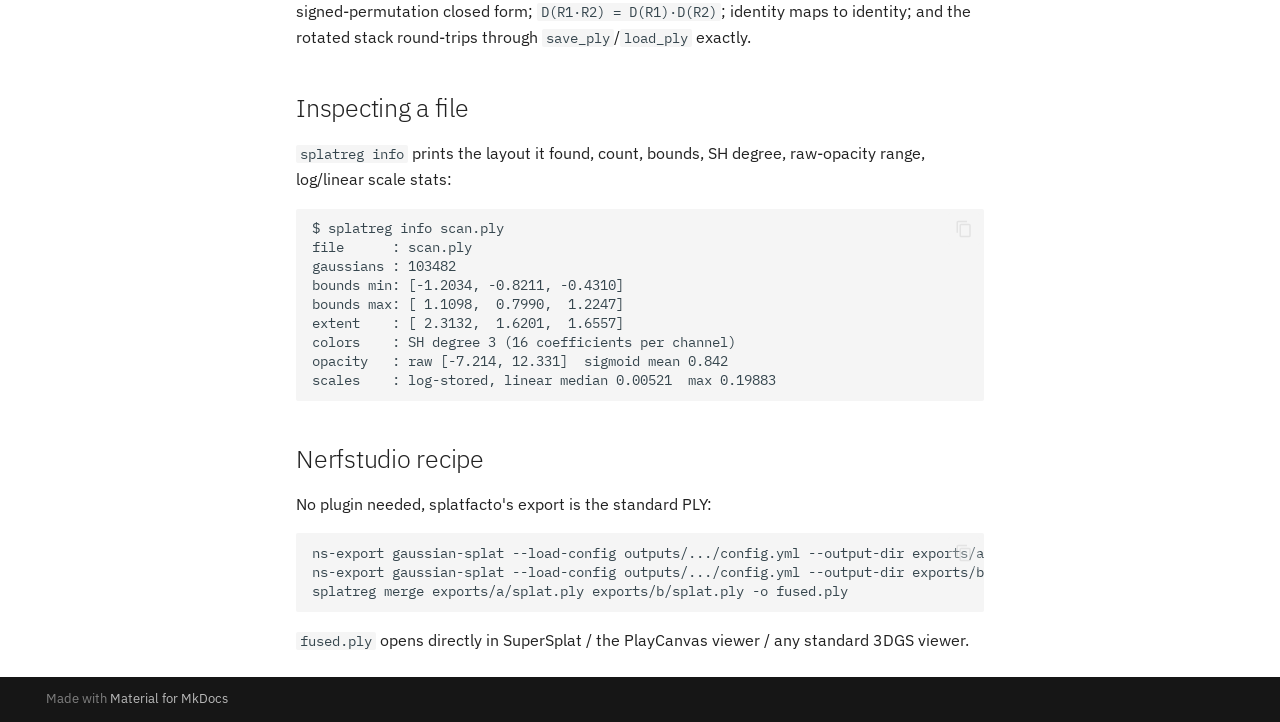
<file: ply-interop/index.html>
<!doctype html>
<html lang="en" class="no-js">
  <head>
    
      <meta charset="utf-8">
      <meta name="viewport" content="width=device-width,initial-scale=1">
      
        <meta name="description" content="Register Gaussian splats: align and merge two 3DGS scans into one SE(3)/Sim(3) frame.">
      
      
      
        <link rel="canonical" href="https://archerkattri.github.io/splatreg/ply-interop/">
      
      
        <link rel="prev" href="../photometric/">
      
      
        <link rel="next" href="../benchmarks/">
      
      
        
      
      
      <link rel="icon" href="../assets/images/favicon.png">
      <meta name="generator" content="mkdocs-1.6.1, mkdocs-material-9.7.7">
    
    
      
        <title>PLY interop - splatreg</title>
      
    
    
      <link rel="stylesheet" href="../assets/stylesheets/main.ec1eaa64.min.css">
      
        
        <link rel="stylesheet" href="../assets/stylesheets/palette.ab4e12ef.min.css">
      
      


    
    
      
    
    
      
        
        
        <link rel="preconnect" href="https://fonts.gstatic.com" crossorigin>
        <link rel="stylesheet" href="https://fonts.googleapis.com/css?family=IBM+Plex+Sans:300,300i,400,400i,700,700i%7CIBM+Plex+Mono:400,400i,700,700i&display=fallback">
        <style>:root{--md-text-font:"IBM Plex Sans";--md-code-font:"IBM Plex Mono"}</style>
      
    
    
      <link rel="stylesheet" href="../assets/_mkdocstrings.css">
    
      <link rel="stylesheet" href="../stylesheets/extra.css">
    
    <script>__md_scope=new URL("..",location),__md_hash=e=>[...e].reduce(((e,_)=>(e<<5)-e+_.charCodeAt(0)),0),__md_get=(e,_=localStorage,t=__md_scope)=>JSON.parse(_.getItem(t.pathname+"."+e)),__md_set=(e,_,t=localStorage,a=__md_scope)=>{try{t.setItem(a.pathname+"."+e,JSON.stringify(_))}catch(e){}}</script>
    
      

    
    
  </head>
  
  
    
    
      
    
    
    
    
    <body dir="ltr" data-md-color-scheme="default" data-md-color-primary="teal" data-md-color-accent="deep-orange">
  
    
    <input class="md-toggle" data-md-toggle="drawer" type="checkbox" id="__drawer" autocomplete="off">
    <input class="md-toggle" data-md-toggle="search" type="checkbox" id="__search" autocomplete="off">
    <label class="md-overlay" for="__drawer"></label>
    <div data-md-component="skip">
      
        
        <a href="#ply-interop" class="md-skip">
          Skip to content
        </a>
      
    </div>
    <div data-md-component="announce">
      
    </div>
    
    
      

  

<header class="md-header md-header--shadow" data-md-component="header">
  <nav class="md-header__inner md-grid" aria-label="Header">
    <a href=".." title="splatreg" class="md-header__button md-logo" aria-label="splatreg" data-md-component="logo">
      
  
  <svg xmlns="http://www.w3.org/2000/svg" viewBox="0 0 24 24"><path d="M12 8a3 3 0 0 0 3-3 3 3 0 0 0-3-3 3 3 0 0 0-3 3 3 3 0 0 0 3 3m0 3.54C9.64 9.35 6.5 8 3 8v11c3.5 0 6.64 1.35 9 3.54 2.36-2.19 5.5-3.54 9-3.54V8c-3.5 0-6.64 1.35-9 3.54"/></svg>

    </a>
    <label class="md-header__button md-icon" for="__drawer">
      
      <svg xmlns="http://www.w3.org/2000/svg" viewBox="0 0 24 24"><path d="M3 6h18v2H3zm0 5h18v2H3zm0 5h18v2H3z"/></svg>
    </label>
    <div class="md-header__title" data-md-component="header-title">
      <div class="md-header__ellipsis">
        <div class="md-header__topic">
          <span class="md-ellipsis">
            splatreg
          </span>
        </div>
        <div class="md-header__topic" data-md-component="header-topic">
          <span class="md-ellipsis">
            
              PLY interop
            
          </span>
        </div>
      </div>
    </div>
    
      
        <form class="md-header__option" data-md-component="palette">
  
    
    
    
    <input class="md-option" data-md-color-media="(prefers-color-scheme: light)" data-md-color-scheme="default" data-md-color-primary="teal" data-md-color-accent="deep-orange"  aria-label="Dark mode"  type="radio" name="__palette" id="__palette_0">
    
      <label class="md-header__button md-icon" title="Dark mode" for="__palette_1" hidden>
        <svg xmlns="http://www.w3.org/2000/svg" viewBox="0 0 24 24"><path d="m17.75 4.09-2.53 1.94.91 3.06-2.63-1.81-2.63 1.81.91-3.06-2.53-1.94L12.44 4l1.06-3 1.06 3zm3.5 6.91-1.64 1.25.59 1.98-1.7-1.17-1.7 1.17.59-1.98L15.75 11l2.06-.05L18.5 9l.69 1.95zm-2.28 4.95c.83-.08 1.72 1.1 1.19 1.85-.32.45-.66.87-1.08 1.27C15.17 23 8.84 23 4.94 19.07c-3.91-3.9-3.91-10.24 0-14.14.4-.4.82-.76 1.27-1.08.75-.53 1.93.36 1.85 1.19-.27 2.86.69 5.83 2.89 8.02a9.96 9.96 0 0 0 8.02 2.89m-1.64 2.02a12.08 12.08 0 0 1-7.8-3.47c-2.17-2.19-3.33-5-3.49-7.82-2.81 3.14-2.7 7.96.31 10.98 3.02 3.01 7.84 3.12 10.98.31"/></svg>
      </label>
    
  
    
    
    
    <input class="md-option" data-md-color-media="(prefers-color-scheme: dark)" data-md-color-scheme="slate" data-md-color-primary="teal" data-md-color-accent="deep-orange"  aria-label="Light mode"  type="radio" name="__palette" id="__palette_1">
    
      <label class="md-header__button md-icon" title="Light mode" for="__palette_0" hidden>
        <svg xmlns="http://www.w3.org/2000/svg" viewBox="0 0 24 24"><path d="M12 7a5 5 0 0 1 5 5 5 5 0 0 1-5 5 5 5 0 0 1-5-5 5 5 0 0 1 5-5m0 2a3 3 0 0 0-3 3 3 3 0 0 0 3 3 3 3 0 0 0 3-3 3 3 0 0 0-3-3m0-7 2.39 3.42C13.65 5.15 12.84 5 12 5s-1.65.15-2.39.42zM3.34 7l4.16-.35A7.2 7.2 0 0 0 5.94 8.5c-.44.74-.69 1.5-.83 2.29zm.02 10 1.76-3.77a7.131 7.131 0 0 0 2.38 4.14zM20.65 7l-1.77 3.79a7.02 7.02 0 0 0-2.38-4.15zm-.01 10-4.14.36c.59-.51 1.12-1.14 1.54-1.86.42-.73.69-1.5.83-2.29zM12 22l-2.41-3.44c.74.27 1.55.44 2.41.44.82 0 1.63-.17 2.37-.44z"/></svg>
      </label>
    
  
</form>
      
    
    
      <script>var palette=__md_get("__palette");if(palette&&palette.color){if("(prefers-color-scheme)"===palette.color.media){var media=matchMedia("(prefers-color-scheme: light)"),input=document.querySelector(media.matches?"[data-md-color-media='(prefers-color-scheme: light)']":"[data-md-color-media='(prefers-color-scheme: dark)']");palette.color.media=input.getAttribute("data-md-color-media"),palette.color.scheme=input.getAttribute("data-md-color-scheme"),palette.color.primary=input.getAttribute("data-md-color-primary"),palette.color.accent=input.getAttribute("data-md-color-accent")}for(var[key,value]of Object.entries(palette.color))document.body.setAttribute("data-md-color-"+key,value)}</script>
    
    
    
      
      
        <label class="md-header__button md-icon" for="__search">
          
          <svg xmlns="http://www.w3.org/2000/svg" viewBox="0 0 24 24"><path d="M9.5 3A6.5 6.5 0 0 1 16 9.5c0 1.61-.59 3.09-1.56 4.23l.27.27h.79l5 5-1.5 1.5-5-5v-.79l-.27-.27A6.52 6.52 0 0 1 9.5 16 6.5 6.5 0 0 1 3 9.5 6.5 6.5 0 0 1 9.5 3m0 2C7 5 5 7 5 9.5S7 14 9.5 14 14 12 14 9.5 12 5 9.5 5"/></svg>
        </label>
        <div class="md-search" data-md-component="search" role="dialog">
  <label class="md-search__overlay" for="__search"></label>
  <div class="md-search__inner" role="search">
    <form class="md-search__form" name="search">
      <input type="text" class="md-search__input" name="query" aria-label="Search" placeholder="Search" autocapitalize="off" autocorrect="off" autocomplete="off" spellcheck="false" data-md-component="search-query" required>
      <label class="md-search__icon md-icon" for="__search">
        
        <svg xmlns="http://www.w3.org/2000/svg" viewBox="0 0 24 24"><path d="M9.5 3A6.5 6.5 0 0 1 16 9.5c0 1.61-.59 3.09-1.56 4.23l.27.27h.79l5 5-1.5 1.5-5-5v-.79l-.27-.27A6.52 6.52 0 0 1 9.5 16 6.5 6.5 0 0 1 3 9.5 6.5 6.5 0 0 1 9.5 3m0 2C7 5 5 7 5 9.5S7 14 9.5 14 14 12 14 9.5 12 5 9.5 5"/></svg>
        
        <svg xmlns="http://www.w3.org/2000/svg" viewBox="0 0 24 24"><path d="M20 11v2H8l5.5 5.5-1.42 1.42L4.16 12l7.92-7.92L13.5 5.5 8 11z"/></svg>
      </label>
      <nav class="md-search__options" aria-label="Search">
        
        <button type="reset" class="md-search__icon md-icon" title="Clear" aria-label="Clear" tabindex="-1">
          
          <svg xmlns="http://www.w3.org/2000/svg" viewBox="0 0 24 24"><path d="M19 6.41 17.59 5 12 10.59 6.41 5 5 6.41 10.59 12 5 17.59 6.41 19 12 13.41 17.59 19 19 17.59 13.41 12z"/></svg>
        </button>
      </nav>
      
        <div class="md-search__suggest" data-md-component="search-suggest"></div>
      
    </form>
    <div class="md-search__output">
      <div class="md-search__scrollwrap" tabindex="0" data-md-scrollfix>
        <div class="md-search-result" data-md-component="search-result">
          <div class="md-search-result__meta">
            Initializing search
          </div>
          <ol class="md-search-result__list" role="presentation"></ol>
        </div>
      </div>
    </div>
  </div>
</div>
      
    
    
      <div class="md-header__source">
        <a href="https://github.com/Archerkattri/splatreg" title="Go to repository" class="md-source" data-md-component="source">
  <div class="md-source__icon md-icon">
    
    <svg xmlns="http://www.w3.org/2000/svg" viewBox="0 0 512 512"><!--! Font Awesome Free 7.1.0 by @fontawesome - https://fontawesome.com License - https://fontawesome.com/license/free (Icons: CC BY 4.0, Fonts: SIL OFL 1.1, Code: MIT License) Copyright 2025 Fonticons, Inc.--><path d="M173.9 397.4c0 2-2.3 3.6-5.2 3.6-3.3.3-5.6-1.3-5.6-3.6 0-2 2.3-3.6 5.2-3.6 3-.3 5.6 1.3 5.6 3.6m-31.1-4.5c-.7 2 1.3 4.3 4.3 4.9 2.6 1 5.6 0 6.2-2s-1.3-4.3-4.3-5.2c-2.6-.7-5.5.3-6.2 2.3m44.2-1.7c-2.9.7-4.9 2.6-4.6 4.9.3 2 2.9 3.3 5.9 2.6 2.9-.7 4.9-2.6 4.6-4.6-.3-1.9-3-3.2-5.9-2.9M252.8 8C114.1 8 8 113.3 8 252c0 110.9 69.8 205.8 169.5 239.2 12.8 2.3 17.3-5.6 17.3-12.1 0-6.2-.3-40.4-.3-61.4 0 0-70 15-84.7-29.8 0 0-11.4-29.1-27.8-36.6 0 0-22.9-15.7 1.6-15.4 0 0 24.9 2 38.6 25.8 21.9 38.6 58.6 27.5 72.9 20.9 2.3-16 8.8-27.1 16-33.7-55.9-6.2-112.3-14.3-112.3-110.5 0-27.5 7.6-41.3 23.6-58.9-2.6-6.5-11.1-33.3 2.6-67.9 20.9-6.5 69 27 69 27 20-5.6 41.5-8.5 62.8-8.5s42.8 2.9 62.8 8.5c0 0 48.1-33.6 69-27 13.7 34.7 5.2 61.4 2.6 67.9 16 17.7 25.8 31.5 25.8 58.9 0 96.5-58.9 104.2-114.8 110.5 9.2 7.9 17 22.9 17 46.4 0 33.7-.3 75.4-.3 83.6 0 6.5 4.6 14.4 17.3 12.1C436.2 457.8 504 362.9 504 252 504 113.3 391.5 8 252.8 8M105.2 352.9c-1.3 1-1 3.3.7 5.2 1.6 1.6 3.9 2.3 5.2 1 1.3-1 1-3.3-.7-5.2-1.6-1.6-3.9-2.3-5.2-1m-10.8-8.1c-.7 1.3.3 2.9 2.3 3.9 1.6 1 3.6.7 4.3-.7.7-1.3-.3-2.9-2.3-3.9-2-.6-3.6-.3-4.3.7m32.4 35.6c-1.6 1.3-1 4.3 1.3 6.2 2.3 2.3 5.2 2.6 6.5 1 1.3-1.3.7-4.3-1.3-6.2-2.2-2.3-5.2-2.6-6.5-1m-11.4-14.7c-1.6 1-1.6 3.6 0 5.9s4.3 3.3 5.6 2.3c1.6-1.3 1.6-3.9 0-6.2-1.4-2.3-4-3.3-5.6-2"/></svg>
  </div>
  <div class="md-source__repository">
    Archerkattri/splatreg
  </div>
</a>
      </div>
    
  </nav>
  
</header>
    
    <div class="md-container" data-md-component="container">
      
      
        
          
        
      
      <main class="md-main" data-md-component="main">
        <div class="md-main__inner md-grid">
          
            
              
              <div class="md-sidebar md-sidebar--primary" data-md-component="sidebar" data-md-type="navigation" >
                <div class="md-sidebar__scrollwrap">
                  <div class="md-sidebar__inner">
                    



<nav class="md-nav md-nav--primary" aria-label="Navigation" data-md-level="0">
  <label class="md-nav__title" for="__drawer">
    <a href=".." title="splatreg" class="md-nav__button md-logo" aria-label="splatreg" data-md-component="logo">
      
  
  <svg xmlns="http://www.w3.org/2000/svg" viewBox="0 0 24 24"><path d="M12 8a3 3 0 0 0 3-3 3 3 0 0 0-3-3 3 3 0 0 0-3 3 3 3 0 0 0 3 3m0 3.54C9.64 9.35 6.5 8 3 8v11c3.5 0 6.64 1.35 9 3.54 2.36-2.19 5.5-3.54 9-3.54V8c-3.5 0-6.64 1.35-9 3.54"/></svg>

    </a>
    splatreg
  </label>
  
    <div class="md-nav__source">
      <a href="https://github.com/Archerkattri/splatreg" title="Go to repository" class="md-source" data-md-component="source">
  <div class="md-source__icon md-icon">
    
    <svg xmlns="http://www.w3.org/2000/svg" viewBox="0 0 512 512"><!--! Font Awesome Free 7.1.0 by @fontawesome - https://fontawesome.com License - https://fontawesome.com/license/free (Icons: CC BY 4.0, Fonts: SIL OFL 1.1, Code: MIT License) Copyright 2025 Fonticons, Inc.--><path d="M173.9 397.4c0 2-2.3 3.6-5.2 3.6-3.3.3-5.6-1.3-5.6-3.6 0-2 2.3-3.6 5.2-3.6 3-.3 5.6 1.3 5.6 3.6m-31.1-4.5c-.7 2 1.3 4.3 4.3 4.9 2.6 1 5.6 0 6.2-2s-1.3-4.3-4.3-5.2c-2.6-.7-5.5.3-6.2 2.3m44.2-1.7c-2.9.7-4.9 2.6-4.6 4.9.3 2 2.9 3.3 5.9 2.6 2.9-.7 4.9-2.6 4.6-4.6-.3-1.9-3-3.2-5.9-2.9M252.8 8C114.1 8 8 113.3 8 252c0 110.9 69.8 205.8 169.5 239.2 12.8 2.3 17.3-5.6 17.3-12.1 0-6.2-.3-40.4-.3-61.4 0 0-70 15-84.7-29.8 0 0-11.4-29.1-27.8-36.6 0 0-22.9-15.7 1.6-15.4 0 0 24.9 2 38.6 25.8 21.9 38.6 58.6 27.5 72.9 20.9 2.3-16 8.8-27.1 16-33.7-55.9-6.2-112.3-14.3-112.3-110.5 0-27.5 7.6-41.3 23.6-58.9-2.6-6.5-11.1-33.3 2.6-67.9 20.9-6.5 69 27 69 27 20-5.6 41.5-8.5 62.8-8.5s42.8 2.9 62.8 8.5c0 0 48.1-33.6 69-27 13.7 34.7 5.2 61.4 2.6 67.9 16 17.7 25.8 31.5 25.8 58.9 0 96.5-58.9 104.2-114.8 110.5 9.2 7.9 17 22.9 17 46.4 0 33.7-.3 75.4-.3 83.6 0 6.5 4.6 14.4 17.3 12.1C436.2 457.8 504 362.9 504 252 504 113.3 391.5 8 252.8 8M105.2 352.9c-1.3 1-1 3.3.7 5.2 1.6 1.6 3.9 2.3 5.2 1 1.3-1 1-3.3-.7-5.2-1.6-1.6-3.9-2.3-5.2-1m-10.8-8.1c-.7 1.3.3 2.9 2.3 3.9 1.6 1 3.6.7 4.3-.7.7-1.3-.3-2.9-2.3-3.9-2-.6-3.6-.3-4.3.7m32.4 35.6c-1.6 1.3-1 4.3 1.3 6.2 2.3 2.3 5.2 2.6 6.5 1 1.3-1.3.7-4.3-1.3-6.2-2.2-2.3-5.2-2.6-6.5-1m-11.4-14.7c-1.6 1-1.6 3.6 0 5.9s4.3 3.3 5.6 2.3c1.6-1.3 1.6-3.9 0-6.2-1.4-2.3-4-3.3-5.6-2"/></svg>
  </div>
  <div class="md-source__repository">
    Archerkattri/splatreg
  </div>
</a>
    </div>
  
  <ul class="md-nav__list" data-md-scrollfix>
    
      
      
  
  
  
  
    <li class="md-nav__item">
      <a href=".." class="md-nav__link">
        
  
  
  <span class="md-ellipsis">
    
  
    Home
  

    
  </span>
  
  

      </a>
    </li>
  

    
      
      
  
  
  
  
    <li class="md-nav__item">
      <a href="../quickstart/" class="md-nav__link">
        
  
  
  <span class="md-ellipsis">
    
  
    Quickstart
  

    
  </span>
  
  

      </a>
    </li>
  

    
      
      
  
  
  
  
    <li class="md-nav__item">
      <a href="../cli/" class="md-nav__link">
        
  
  
  <span class="md-ellipsis">
    
  
    CLI guide
  

    
  </span>
  
  

      </a>
    </li>
  

    
      
      
  
  
  
  
    <li class="md-nav__item">
      <a href="../init-modes/" class="md-nav__link">
        
  
  
  <span class="md-ellipsis">
    
  
    Init modes
  

    
  </span>
  
  

      </a>
    </li>
  

    
      
      
  
  
  
  
    <li class="md-nav__item">
      <a href="../photometric/" class="md-nav__link">
        
  
  
  <span class="md-ellipsis">
    
  
    Photometric refinement
  

    
  </span>
  
  

      </a>
    </li>
  

    
      
      
  
  
    
  
  
  
    <li class="md-nav__item md-nav__item--active">
      
      <input class="md-nav__toggle md-toggle" type="checkbox" id="__toc">
      
      
        
      
      
        <label class="md-nav__link md-nav__link--active" for="__toc">
          
  
  
  <span class="md-ellipsis">
    
  
    PLY interop
  

    
  </span>
  
  

          <span class="md-nav__icon md-icon"></span>
        </label>
      
      <a href="./" class="md-nav__link md-nav__link--active">
        
  
  
  <span class="md-ellipsis">
    
  
    PLY interop
  

    
  </span>
  
  

      </a>
      
        

<nav class="md-nav md-nav--secondary" aria-label="Table of contents">
  
  
  
    
  
  
    <label class="md-nav__title" for="__toc">
      <span class="md-nav__icon md-icon"></span>
      Table of contents
    </label>
    <ul class="md-nav__list" data-md-component="toc" data-md-scrollfix>
      
        <li class="md-nav__item">
  <a href="#raw-parameters-whats-actually-inside-the-file" class="md-nav__link">
    <span class="md-ellipsis">
      
        Raw parameters: what's actually inside the file
      
    </span>
  </a>
  
</li>
      
        <li class="md-nav__item">
  <a href="#what-happens-to-a-splat-under-a-recovered-transform" class="md-nav__link">
    <span class="md-ellipsis">
      
        What happens to a splat under a recovered transform
      
    </span>
  </a>
  
    <nav class="md-nav" aria-label="What happens to a splat under a recovered transform">
      <ul class="md-nav__list">
        
          <li class="md-nav__item">
  <a href="#the-spherical-harmonics-rotation-detail" class="md-nav__link">
    <span class="md-ellipsis">
      
        The spherical-harmonics rotation detail
      
    </span>
  </a>
  
</li>
        
      </ul>
    </nav>
  
</li>
      
        <li class="md-nav__item">
  <a href="#inspecting-a-file" class="md-nav__link">
    <span class="md-ellipsis">
      
        Inspecting a file
      
    </span>
  </a>
  
</li>
      
        <li class="md-nav__item">
  <a href="#nerfstudio-recipe" class="md-nav__link">
    <span class="md-ellipsis">
      
        Nerfstudio recipe
      
    </span>
  </a>
  
</li>
      
    </ul>
  
</nav>
      
    </li>
  

    
      
      
  
  
  
  
    <li class="md-nav__item">
      <a href="../benchmarks/" class="md-nav__link">
        
  
  
  <span class="md-ellipsis">
    
  
    Benchmarks
  

    
  </span>
  
  

      </a>
    </li>
  

    
      
      
  
  
  
  
    <li class="md-nav__item">
      <a href="../api/" class="md-nav__link">
        
  
  
  <span class="md-ellipsis">
    
  
    API reference
  

    
  </span>
  
  

      </a>
    </li>
  

    
  </ul>
</nav>
                  </div>
                </div>
              </div>
            
            
              
              <div class="md-sidebar md-sidebar--secondary" data-md-component="sidebar" data-md-type="toc" >
                <div class="md-sidebar__scrollwrap">
                  <div class="md-sidebar__inner">
                    

<nav class="md-nav md-nav--secondary" aria-label="Table of contents">
  
  
  
    
  
  
    <label class="md-nav__title" for="__toc">
      <span class="md-nav__icon md-icon"></span>
      Table of contents
    </label>
    <ul class="md-nav__list" data-md-component="toc" data-md-scrollfix>
      
        <li class="md-nav__item">
  <a href="#raw-parameters-whats-actually-inside-the-file" class="md-nav__link">
    <span class="md-ellipsis">
      
        Raw parameters: what's actually inside the file
      
    </span>
  </a>
  
</li>
      
        <li class="md-nav__item">
  <a href="#what-happens-to-a-splat-under-a-recovered-transform" class="md-nav__link">
    <span class="md-ellipsis">
      
        What happens to a splat under a recovered transform
      
    </span>
  </a>
  
    <nav class="md-nav" aria-label="What happens to a splat under a recovered transform">
      <ul class="md-nav__list">
        
          <li class="md-nav__item">
  <a href="#the-spherical-harmonics-rotation-detail" class="md-nav__link">
    <span class="md-ellipsis">
      
        The spherical-harmonics rotation detail
      
    </span>
  </a>
  
</li>
        
      </ul>
    </nav>
  
</li>
      
        <li class="md-nav__item">
  <a href="#inspecting-a-file" class="md-nav__link">
    <span class="md-ellipsis">
      
        Inspecting a file
      
    </span>
  </a>
  
</li>
      
        <li class="md-nav__item">
  <a href="#nerfstudio-recipe" class="md-nav__link">
    <span class="md-ellipsis">
      
        Nerfstudio recipe
      
    </span>
  </a>
  
</li>
      
    </ul>
  
</nav>
                  </div>
                </div>
              </div>
            
          
          
            <div class="md-content" data-md-component="content">
              
              <article class="md-content__inner md-typeset">
                
                  


  
  


<h1 id="ply-interop">PLY interop<a class="headerlink" href="#ply-interop" title="Permanent link">&para;</a></h1>
<p>splatreg reads and writes the <strong>standard 3D Gaussian Splatting PLY</strong>, the layout INRIA's
reference implementation (<code>graphdeco</code>) defined and the whole ecosystem adopted:</p>
<div class="highlight"><pre><span></span><code><a id="__codelineno-0-1" name="__codelineno-0-1" href="#__codelineno-0-1"></a>x y z   f_dc_0..2   f_rest_0..M   opacity   scale_0..2   rot_0..3
</code></pre></div>
<p>That makes the workflow framework-agnostic: train anywhere, register with splatreg, view
anywhere.</p>
<table>
<thead>
<tr>
<th>Producer / consumer</th>
<th>Format</th>
<th>Works with splatreg</th>
</tr>
</thead>
<tbody>
<tr>
<td>INRIA <code>gaussian-splatting</code> (<code>point_cloud.ply</code>)</td>
<td>standard PLY, SH degree 3</td>
<td>yes, bit-for-bit round-trip</td>
</tr>
<tr>
<td>gsplat / Nerfstudio <strong>splatfacto</strong> (<code>ns-export gaussian-splat</code>)</td>
<td>standard PLY</td>
<td>yes, bit-for-bit round-trip</td>
</tr>
<tr>
<td>SuperSplat (import &amp; export)</td>
<td>standard PLY (+ a <em>compressed</em> <code>.ply</code> variant)</td>
<td>yes, export <strong>uncompressed</strong> PLY from SuperSplat</td>
</tr>
<tr>
<td>PlayCanvas SplatTransform</td>
<td>standard PLY in/out</td>
<td>yes, pipe either way</td>
</tr>
<tr>
<td>antimatter15 <code>.splat</code>, <code>.ksplat</code>, <code>.spz</code></td>
<td>packed binary variants</td>
<td>no, convert to PLY first (SuperSplat or SplatTransform do this)</td>
</tr>
</tbody>
</table>
<p>ASCII-PLY files need the optional permissive parser: <code>pip install plyfile</code> (3DGS exporters
write binary, so this rarely comes up).</p>
<h2 id="raw-parameters-whats-actually-inside-the-file">Raw parameters: what's actually inside the file<a class="headerlink" href="#raw-parameters-whats-actually-inside-the-file" title="Permanent link">&para;</a></h2>
<p>The standard PLY stores <strong>raw (pre-activation)</strong> values. <code>load_ply</code> / <code>save_ply</code> keep them
raw: what comes out is what went in, no silent re-encoding of geometry:</p>
<table>
<thead>
<tr>
<th>PLY property</th>
<th>meaning</th>
<th>splatreg <code>Gaussians</code> field</th>
</tr>
</thead>
<tbody>
<tr>
<td><code>x y z</code></td>
<td>centre</td>
<td><code>means</code></td>
</tr>
<tr>
<td><code>opacity</code></td>
<td><strong>pre-sigmoid logit</strong></td>
<td><code>opacities</code> (raw)</td>
</tr>
<tr>
<td><code>scale_0..2</code></td>
<td><strong>log</strong>-scales (pre-<code>exp</code>)</td>
<td><code>scales</code>, with <code>log_scales=True</code></td>
</tr>
<tr>
<td><code>rot_0..3</code></td>
<td>quaternion, <strong>wxyz</strong>, possibly un-normalised</td>
<td><code>quats</code></td>
</tr>
<tr>
<td><code>f_dc_0..2</code></td>
<td>SH degree-0 (DC) colour coefficient</td>
<td><code>colors[:, 0, :]</code></td>
</tr>
<tr>
<td><code>f_rest_0..M</code></td>
<td>higher-order SH coefficients, <strong>channel-major</strong></td>
<td><code>colors[:, 1:, :]</code></td>
</tr>
</tbody>
</table>
<p>Two details every hand-rolled loader trips over, handled at splatreg's PLY boundary:</p>
<ol>
<li><strong>SH coefficient order.</strong> The PLY stores <code>f_rest</code> <em>channel-major</em> (all R coefficients,
   then all G, then all B); gsplat's internal tensors are <em>coefficient-major, channel-last</em>
   <code>(N, K, 3)</code>. <code>load_ply</code>/<code>save_ply</code> apply that transpose at the boundary, so a splat
   written by gsplat reloads bit-for-bit and vice-versa.</li>
<li><strong>Raw vs activated.</strong> <code>opacity</code> is a logit and <code>scale_*</code> are log-scales. splatreg keeps
   them raw through registration and merge (geometry math uses the linear values internally
   via <code>log_scales</code>); <code>to_gsplat()</code> hands the rasteriser linear scales.</li>
</ol>
<p>Colour conventions on the <code>Gaussians</code> side: a 3-D <code>colors</code> tensor <code>(N, K, 3)</code> is SH
(coefficient-major); a 2-D <code>(N, 3)</code> tensor is treated as <strong>linear RGB</strong> by <code>save_ply</code> and
encoded to a DC-only SH (<code>(rgb - 0.5) / C0</code>). If you build splats from your own tensors,
hand SH in as <code>(N, K, 3)</code>, including <code>K == 1</code>, to keep coefficients untouched.</p>
<div class="admonition note">
<p class="admonition-title">Fixed in v1.1: DC-only round-trip</p>
<p><code>load_ply</code> of a DC-only file used to return the <strong>raw SH-DC coefficients in the RGB
slot</strong>, so a following <code>save_ply</code> re-applied the RGB→DC encoding and colors drifted on
every load→save cycle. DC-only loads now decode to true RGB <code>(N, 3)</code>, making
load→save→load lossless (and full-SH files were and remain bit-exact). Regression-locked
in <a href="https://github.com/Archerkattri/splatreg/blob/main/tests/test_io_roundtrip_dc.py"><code>tests/test_io_roundtrip_dc.py</code></a>.</p>
</div>
<h2 id="what-happens-to-a-splat-under-a-recovered-transform">What happens to a splat under a recovered transform<a class="headerlink" href="#what-happens-to-a-splat-under-a-recovered-transform" title="Permanent link">&para;</a></h2>
<p>When <code>splatreg align</code> / <code>merge</code> bakes a recovered Sim(3) <code>T = [[s·R, t], [0, 1]]</code> into a
splat, each parameter needs its own, different update; this is where naive merges go wrong:</p>
<div class="highlight"><pre><span></span><code><a id="__codelineno-1-1" name="__codelineno-1-1" href="#__codelineno-1-1"></a>means'  = s · (R @ means) + t        # the homogeneous point transform
<a id="__codelineno-1-2" name="__codelineno-1-2" href="#__codelineno-1-2"></a>quats'  = quat(R) ⊗ quats            # compose R onto each anchor's orientation
<a id="__codelineno-1-3" name="__codelineno-1-3" href="#__codelineno-1-3"></a>scales' = s · scales                 # in log space: log_scales + log s
<a id="__codelineno-1-4" name="__codelineno-1-4" href="#__codelineno-1-4"></a>SH'     = D(R) @ SH                  # real-SH Wigner-D rotation of the colour bands
</code></pre></div>
<p>What splatreg gets right (each one a classic naive-merge bug):</p>
<ul>
<li><strong>Covariance orientation.</strong> Every Gaussian is an <em>anisotropic ellipsoid</em>; rotating only
  the means leaves every ellipsoid pointing the old way (visible as a "brushed" / streaky
  surface). splatreg composes <code>quat(R)</code> onto every anchor quaternion (Hamilton product,
  wxyz), with <code>R</code> first de-scaled out of the Sim(3) block so the quaternion stays unit.</li>
<li><strong>Scale under Sim(3).</strong> The similarity scales each anchor's extent: linear scales are
  multiplied by <code>s</code>; log-stored scales get <code>+ log s</code>, the <code>log_scales</code> flag is preserved
  either way, so the written PLY stays standard.</li>
<li><strong>Raw opacity.</strong> Logits pass through untouched, no double-sigmoid.</li>
<li><strong>DC colour.</strong> The degree-0 SH basis function is constant over directions, so the DC
  coefficient is <strong>rotation-invariant</strong>: carrying <code>f_dc</code> through unchanged is exactly
  correct, not an approximation.</li>
</ul>
<h3 id="the-spherical-harmonics-rotation-detail">The spherical-harmonics rotation detail<a class="headerlink" href="#the-spherical-harmonics-rotation-detail" title="Permanent link">&para;</a></h3>
<p>Here is the subtle one. View-dependent colour is stored as SH coefficients <strong>in world
space</strong>. When you rotate the splat by <code>R</code>, the appearance field should rotate with it; and
for SH that means each degree-ℓ band of coefficients must be mixed by the corresponding
<strong>Wigner rotation matrix</strong> <code>D^ℓ(R)</code> (a 3×3 rotation of the degree-1 triple, a 5×5 for
degree 2, 7×7 for degree 3). Degree 0 (DC) is invariant; the higher bands are not.</p>
<p>Almost every merge pipeline skips this, including manual gizmo workflows in most editors,
because the coefficients still <em>look</em> plausible: the diffuse (DC) term dominates, and the
error only shows as view-dependent sheen/specular highlights that stay "stuck" in the old
world orientation while the geometry rotates away under them.</p>
<p><strong>What splatreg does (v1.2+):</strong> every band is handled exactly. The DC band is invariant
(untouched); every higher-order <code>f_rest</code> band is multiplied by its real-basis Wigner-D block,
built for any degree by the Ivanic–Ruedenberg recurrence (<em>J. Phys. Chem. A</em> 100 (1996) 6342,
with the 1998 erratum corrections) in <code>splatreg.sh</code>. The blocks are produced directly in the
3DGS/gsplat sign convention (the <code>(-y, +z, -x)</code> degree-1 basis), so the rotated coefficients
drop straight back into a standard PLY. <code>apply_transform</code>, <code>merge</code>, and the <code>align</code> CLI all
route through this, view-dependent sheen now turns <strong>with</strong> the splat instead of staying
stuck in the old capture frame.</p>
<div class="highlight"><pre><span></span><code><a id="__codelineno-2-1" name="__codelineno-2-1" href="#__codelineno-2-1"></a><span class="kn">from</span><span class="w"> </span><span class="nn">splatreg.sh</span><span class="w"> </span><span class="kn">import</span> <span class="n">rotate_sh</span><span class="p">,</span> <span class="n">sh_rotation_matrix</span>
<a id="__codelineno-2-2" name="__codelineno-2-2" href="#__codelineno-2-2"></a>
<a id="__codelineno-2-3" name="__codelineno-2-3" href="#__codelineno-2-3"></a><span class="n">D</span> <span class="o">=</span> <span class="n">sh_rotation_matrix</span><span class="p">(</span><span class="n">R</span><span class="p">,</span> <span class="n">n_coeffs</span><span class="o">=</span><span class="mi">16</span><span class="p">)</span>   <span class="c1"># (16, 16) block-diagonal, degree 3</span>
<a id="__codelineno-2-4" name="__codelineno-2-4" href="#__codelineno-2-4"></a><span class="n">g</span><span class="o">.</span><span class="n">colors</span> <span class="o">=</span> <span class="n">rotate_sh</span><span class="p">(</span><span class="n">g</span><span class="o">.</span><span class="n">colors</span><span class="p">,</span> <span class="n">R</span><span class="p">)</span>        <span class="c1"># (N, K, 3) SH stack, rotated; DC untouched</span>
</code></pre></div>
<p>The math is locked by renderer-free tests against an independent hand-coded 3DGS SH basis
evaluator (<a href="https://github.com/Archerkattri/splatreg/blob/main/tests/test_sh_rotation.py"><code>tests/test_sh_rotation.py</code></a>):
evaluating the rotated coefficients at <code>d</code> equals evaluating the originals at <code>R⁻¹d</code> to
&lt; 1e-5 over random rotations; the degree-1 block equals its signed-permutation closed form;
<code>D(R1·R2) = D(R1)·D(R2)</code>; identity maps to identity; and the rotated stack round-trips
through <code>save_ply</code>/<code>load_ply</code> exactly.</p>
<h2 id="inspecting-a-file">Inspecting a file<a class="headerlink" href="#inspecting-a-file" title="Permanent link">&para;</a></h2>
<p><code>splatreg info</code> prints the layout it found, count, bounds, SH degree, raw-opacity range,
log/linear scale stats:</p>
<div class="highlight"><pre><span></span><code><a id="__codelineno-3-1" name="__codelineno-3-1" href="#__codelineno-3-1"></a>$ splatreg info scan.ply
<a id="__codelineno-3-2" name="__codelineno-3-2" href="#__codelineno-3-2"></a>file      : scan.ply
<a id="__codelineno-3-3" name="__codelineno-3-3" href="#__codelineno-3-3"></a>gaussians : 103482
<a id="__codelineno-3-4" name="__codelineno-3-4" href="#__codelineno-3-4"></a>bounds min: [-1.2034, -0.8211, -0.4310]
<a id="__codelineno-3-5" name="__codelineno-3-5" href="#__codelineno-3-5"></a>bounds max: [ 1.1098,  0.7990,  1.2247]
<a id="__codelineno-3-6" name="__codelineno-3-6" href="#__codelineno-3-6"></a>extent    : [ 2.3132,  1.6201,  1.6557]
<a id="__codelineno-3-7" name="__codelineno-3-7" href="#__codelineno-3-7"></a>colors    : SH degree 3 (16 coefficients per channel)
<a id="__codelineno-3-8" name="__codelineno-3-8" href="#__codelineno-3-8"></a>opacity   : raw [-7.214, 12.331]  sigmoid mean 0.842
<a id="__codelineno-3-9" name="__codelineno-3-9" href="#__codelineno-3-9"></a>scales    : log-stored, linear median 0.00521  max 0.19883
</code></pre></div>
<h2 id="nerfstudio-recipe">Nerfstudio recipe<a class="headerlink" href="#nerfstudio-recipe" title="Permanent link">&para;</a></h2>
<p>No plugin needed, splatfacto's export is the standard PLY:</p>
<div class="highlight"><pre><span></span><code><a id="__codelineno-4-1" name="__codelineno-4-1" href="#__codelineno-4-1"></a>ns-export<span class="w"> </span>gaussian-splat<span class="w"> </span>--load-config<span class="w"> </span>outputs/.../config.yml<span class="w"> </span>--output-dir<span class="w"> </span>exports/a
<a id="__codelineno-4-2" name="__codelineno-4-2" href="#__codelineno-4-2"></a>ns-export<span class="w"> </span>gaussian-splat<span class="w"> </span>--load-config<span class="w"> </span>outputs/.../config.yml<span class="w"> </span>--output-dir<span class="w"> </span>exports/b
<a id="__codelineno-4-3" name="__codelineno-4-3" href="#__codelineno-4-3"></a>splatreg<span class="w"> </span>merge<span class="w"> </span>exports/a/splat.ply<span class="w"> </span>exports/b/splat.ply<span class="w"> </span>-o<span class="w"> </span>fused.ply
</code></pre></div>
<p><code>fused.ply</code> opens directly in SuperSplat / the PlayCanvas viewer / any standard 3DGS viewer.</p>












                
              </article>
            </div>
          
          
<script>var target=document.getElementById(location.hash.slice(1));target&&target.name&&(target.checked=target.name.startsWith("__tabbed_"))</script>
        </div>
        
          <button type="button" class="md-top md-icon" data-md-component="top" hidden>
  
  <svg xmlns="http://www.w3.org/2000/svg" viewBox="0 0 24 24"><path d="M13 20h-2V8l-5.5 5.5-1.42-1.42L12 4.16l7.92 7.92-1.42 1.42L13 8z"/></svg>
  Back to top
</button>
        
      </main>
      
        <footer class="md-footer">
  
  <div class="md-footer-meta md-typeset">
    <div class="md-footer-meta__inner md-grid">
      <div class="md-copyright">
  
  
    Made with
    <a href="https://squidfunk.github.io/mkdocs-material/" target="_blank" rel="noopener">
      Material for MkDocs
    </a>
  
</div>
      
    </div>
  </div>
</footer>
      
    </div>
    <div class="md-dialog" data-md-component="dialog">
      <div class="md-dialog__inner md-typeset"></div>
    </div>
    
    
    
      
      
      <script id="__config" type="application/json">{"annotate": null, "base": "..", "features": ["navigation.sections", "navigation.top", "content.code.copy", "content.code.annotate", "search.suggest"], "search": "../assets/javascripts/workers/search.2c215733.min.js", "tags": null, "translations": {"clipboard.copied": "Copied to clipboard", "clipboard.copy": "Copy to clipboard", "search.result.more.one": "1 more on this page", "search.result.more.other": "# more on this page", "search.result.none": "No matching documents", "search.result.one": "1 matching document", "search.result.other": "# matching documents", "search.result.placeholder": "Type to start searching", "search.result.term.missing": "Missing", "select.version": "Select version"}, "version": null}</script>
    
    
      <script src="../assets/javascripts/bundle.d7400e89.min.js"></script>
      
    
  </body>
</html>
</file>
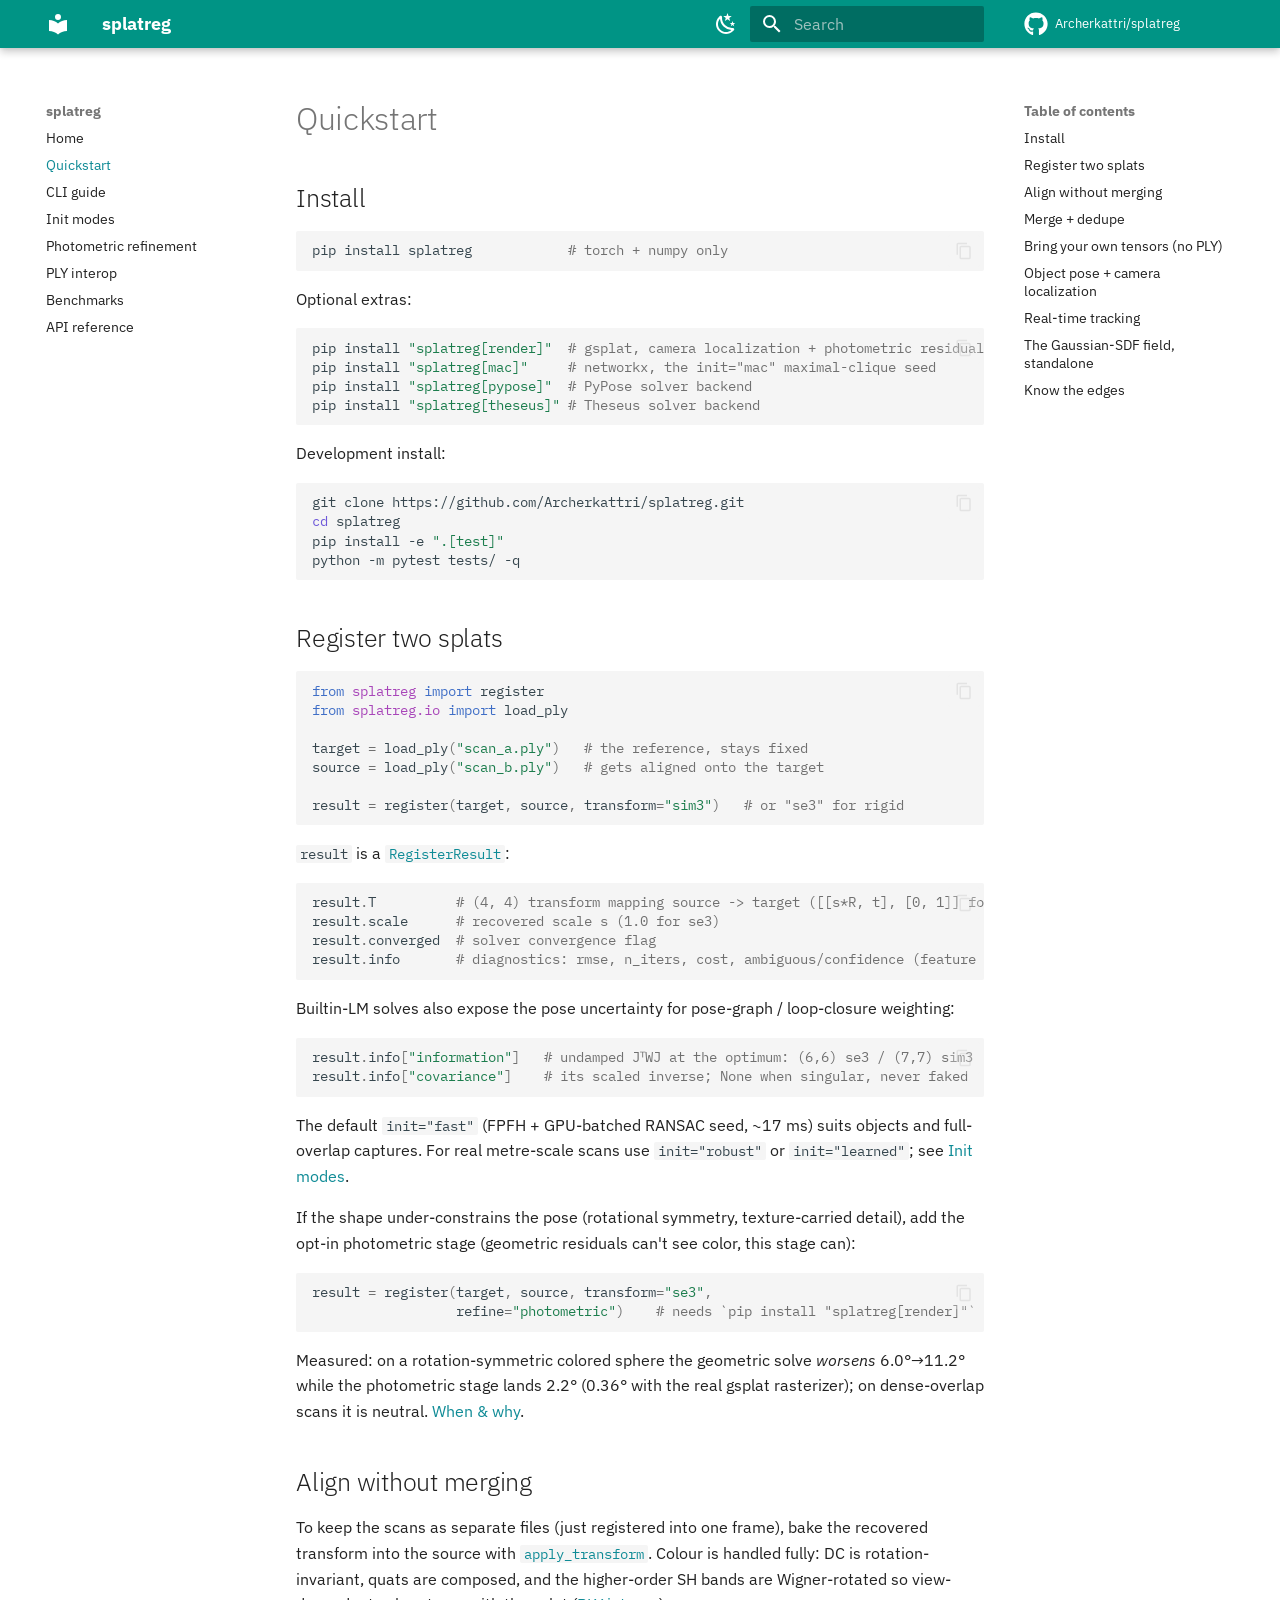
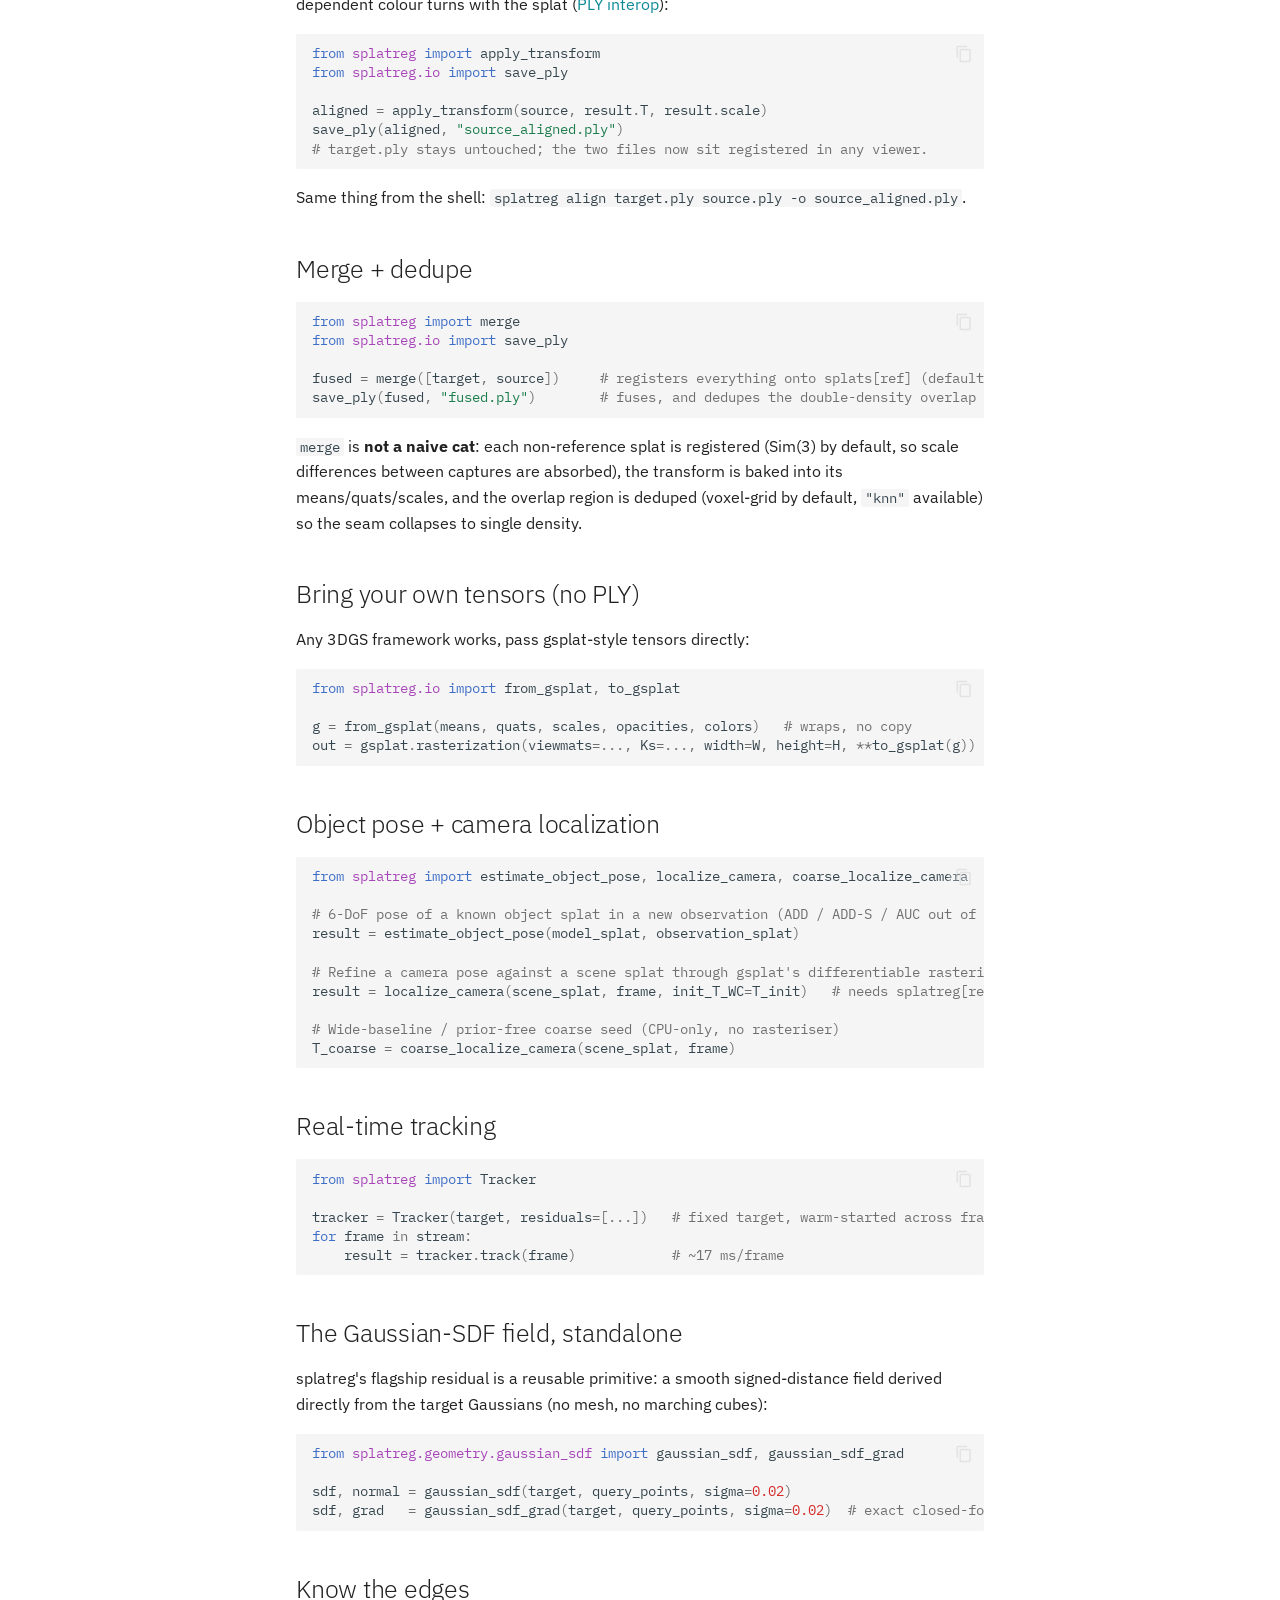
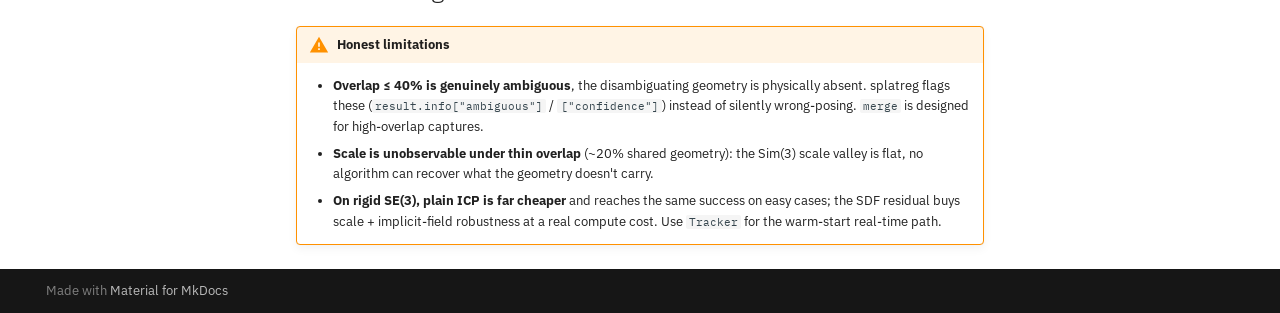
<file: quickstart/index.html>
<!doctype html>
<html lang="en" class="no-js">
  <head>
    
      <meta charset="utf-8">
      <meta name="viewport" content="width=device-width,initial-scale=1">
      
        <meta name="description" content="Register Gaussian splats: align and merge two 3DGS scans into one SE(3)/Sim(3) frame.">
      
      
      
        <link rel="canonical" href="https://archerkattri.github.io/splatreg/quickstart/">
      
      
        <link rel="prev" href="..">
      
      
        <link rel="next" href="../cli/">
      
      
        
      
      
      <link rel="icon" href="../assets/images/favicon.png">
      <meta name="generator" content="mkdocs-1.6.1, mkdocs-material-9.7.7">
    
    
      
        <title>Quickstart - splatreg</title>
      
    
    
      <link rel="stylesheet" href="../assets/stylesheets/main.ec1eaa64.min.css">
      
        
        <link rel="stylesheet" href="../assets/stylesheets/palette.ab4e12ef.min.css">
      
      


    
    
      
    
    
      
        
        
        <link rel="preconnect" href="https://fonts.gstatic.com" crossorigin>
        <link rel="stylesheet" href="https://fonts.googleapis.com/css?family=IBM+Plex+Sans:300,300i,400,400i,700,700i%7CIBM+Plex+Mono:400,400i,700,700i&display=fallback">
        <style>:root{--md-text-font:"IBM Plex Sans";--md-code-font:"IBM Plex Mono"}</style>
      
    
    
      <link rel="stylesheet" href="../assets/_mkdocstrings.css">
    
      <link rel="stylesheet" href="../stylesheets/extra.css">
    
    <script>__md_scope=new URL("..",location),__md_hash=e=>[...e].reduce(((e,_)=>(e<<5)-e+_.charCodeAt(0)),0),__md_get=(e,_=localStorage,t=__md_scope)=>JSON.parse(_.getItem(t.pathname+"."+e)),__md_set=(e,_,t=localStorage,a=__md_scope)=>{try{t.setItem(a.pathname+"."+e,JSON.stringify(_))}catch(e){}}</script>
    
      

    
    
  </head>
  
  
    
    
      
    
    
    
    
    <body dir="ltr" data-md-color-scheme="default" data-md-color-primary="teal" data-md-color-accent="deep-orange">
  
    
    <input class="md-toggle" data-md-toggle="drawer" type="checkbox" id="__drawer" autocomplete="off">
    <input class="md-toggle" data-md-toggle="search" type="checkbox" id="__search" autocomplete="off">
    <label class="md-overlay" for="__drawer"></label>
    <div data-md-component="skip">
      
        
        <a href="#quickstart" class="md-skip">
          Skip to content
        </a>
      
    </div>
    <div data-md-component="announce">
      
    </div>
    
    
      

  

<header class="md-header md-header--shadow" data-md-component="header">
  <nav class="md-header__inner md-grid" aria-label="Header">
    <a href=".." title="splatreg" class="md-header__button md-logo" aria-label="splatreg" data-md-component="logo">
      
  
  <svg xmlns="http://www.w3.org/2000/svg" viewBox="0 0 24 24"><path d="M12 8a3 3 0 0 0 3-3 3 3 0 0 0-3-3 3 3 0 0 0-3 3 3 3 0 0 0 3 3m0 3.54C9.64 9.35 6.5 8 3 8v11c3.5 0 6.64 1.35 9 3.54 2.36-2.19 5.5-3.54 9-3.54V8c-3.5 0-6.64 1.35-9 3.54"/></svg>

    </a>
    <label class="md-header__button md-icon" for="__drawer">
      
      <svg xmlns="http://www.w3.org/2000/svg" viewBox="0 0 24 24"><path d="M3 6h18v2H3zm0 5h18v2H3zm0 5h18v2H3z"/></svg>
    </label>
    <div class="md-header__title" data-md-component="header-title">
      <div class="md-header__ellipsis">
        <div class="md-header__topic">
          <span class="md-ellipsis">
            splatreg
          </span>
        </div>
        <div class="md-header__topic" data-md-component="header-topic">
          <span class="md-ellipsis">
            
              Quickstart
            
          </span>
        </div>
      </div>
    </div>
    
      
        <form class="md-header__option" data-md-component="palette">
  
    
    
    
    <input class="md-option" data-md-color-media="(prefers-color-scheme: light)" data-md-color-scheme="default" data-md-color-primary="teal" data-md-color-accent="deep-orange"  aria-label="Dark mode"  type="radio" name="__palette" id="__palette_0">
    
      <label class="md-header__button md-icon" title="Dark mode" for="__palette_1" hidden>
        <svg xmlns="http://www.w3.org/2000/svg" viewBox="0 0 24 24"><path d="m17.75 4.09-2.53 1.94.91 3.06-2.63-1.81-2.63 1.81.91-3.06-2.53-1.94L12.44 4l1.06-3 1.06 3zm3.5 6.91-1.64 1.25.59 1.98-1.7-1.17-1.7 1.17.59-1.98L15.75 11l2.06-.05L18.5 9l.69 1.95zm-2.28 4.95c.83-.08 1.72 1.1 1.19 1.85-.32.45-.66.87-1.08 1.27C15.17 23 8.84 23 4.94 19.07c-3.91-3.9-3.91-10.24 0-14.14.4-.4.82-.76 1.27-1.08.75-.53 1.93.36 1.85 1.19-.27 2.86.69 5.83 2.89 8.02a9.96 9.96 0 0 0 8.02 2.89m-1.64 2.02a12.08 12.08 0 0 1-7.8-3.47c-2.17-2.19-3.33-5-3.49-7.82-2.81 3.14-2.7 7.96.31 10.98 3.02 3.01 7.84 3.12 10.98.31"/></svg>
      </label>
    
  
    
    
    
    <input class="md-option" data-md-color-media="(prefers-color-scheme: dark)" data-md-color-scheme="slate" data-md-color-primary="teal" data-md-color-accent="deep-orange"  aria-label="Light mode"  type="radio" name="__palette" id="__palette_1">
    
      <label class="md-header__button md-icon" title="Light mode" for="__palette_0" hidden>
        <svg xmlns="http://www.w3.org/2000/svg" viewBox="0 0 24 24"><path d="M12 7a5 5 0 0 1 5 5 5 5 0 0 1-5 5 5 5 0 0 1-5-5 5 5 0 0 1 5-5m0 2a3 3 0 0 0-3 3 3 3 0 0 0 3 3 3 3 0 0 0 3-3 3 3 0 0 0-3-3m0-7 2.39 3.42C13.65 5.15 12.84 5 12 5s-1.65.15-2.39.42zM3.34 7l4.16-.35A7.2 7.2 0 0 0 5.94 8.5c-.44.74-.69 1.5-.83 2.29zm.02 10 1.76-3.77a7.131 7.131 0 0 0 2.38 4.14zM20.65 7l-1.77 3.79a7.02 7.02 0 0 0-2.38-4.15zm-.01 10-4.14.36c.59-.51 1.12-1.14 1.54-1.86.42-.73.69-1.5.83-2.29zM12 22l-2.41-3.44c.74.27 1.55.44 2.41.44.82 0 1.63-.17 2.37-.44z"/></svg>
      </label>
    
  
</form>
      
    
    
      <script>var palette=__md_get("__palette");if(palette&&palette.color){if("(prefers-color-scheme)"===palette.color.media){var media=matchMedia("(prefers-color-scheme: light)"),input=document.querySelector(media.matches?"[data-md-color-media='(prefers-color-scheme: light)']":"[data-md-color-media='(prefers-color-scheme: dark)']");palette.color.media=input.getAttribute("data-md-color-media"),palette.color.scheme=input.getAttribute("data-md-color-scheme"),palette.color.primary=input.getAttribute("data-md-color-primary"),palette.color.accent=input.getAttribute("data-md-color-accent")}for(var[key,value]of Object.entries(palette.color))document.body.setAttribute("data-md-color-"+key,value)}</script>
    
    
    
      
      
        <label class="md-header__button md-icon" for="__search">
          
          <svg xmlns="http://www.w3.org/2000/svg" viewBox="0 0 24 24"><path d="M9.5 3A6.5 6.5 0 0 1 16 9.5c0 1.61-.59 3.09-1.56 4.23l.27.27h.79l5 5-1.5 1.5-5-5v-.79l-.27-.27A6.52 6.52 0 0 1 9.5 16 6.5 6.5 0 0 1 3 9.5 6.5 6.5 0 0 1 9.5 3m0 2C7 5 5 7 5 9.5S7 14 9.5 14 14 12 14 9.5 12 5 9.5 5"/></svg>
        </label>
        <div class="md-search" data-md-component="search" role="dialog">
  <label class="md-search__overlay" for="__search"></label>
  <div class="md-search__inner" role="search">
    <form class="md-search__form" name="search">
      <input type="text" class="md-search__input" name="query" aria-label="Search" placeholder="Search" autocapitalize="off" autocorrect="off" autocomplete="off" spellcheck="false" data-md-component="search-query" required>
      <label class="md-search__icon md-icon" for="__search">
        
        <svg xmlns="http://www.w3.org/2000/svg" viewBox="0 0 24 24"><path d="M9.5 3A6.5 6.5 0 0 1 16 9.5c0 1.61-.59 3.09-1.56 4.23l.27.27h.79l5 5-1.5 1.5-5-5v-.79l-.27-.27A6.52 6.52 0 0 1 9.5 16 6.5 6.5 0 0 1 3 9.5 6.5 6.5 0 0 1 9.5 3m0 2C7 5 5 7 5 9.5S7 14 9.5 14 14 12 14 9.5 12 5 9.5 5"/></svg>
        
        <svg xmlns="http://www.w3.org/2000/svg" viewBox="0 0 24 24"><path d="M20 11v2H8l5.5 5.5-1.42 1.42L4.16 12l7.92-7.92L13.5 5.5 8 11z"/></svg>
      </label>
      <nav class="md-search__options" aria-label="Search">
        
        <button type="reset" class="md-search__icon md-icon" title="Clear" aria-label="Clear" tabindex="-1">
          
          <svg xmlns="http://www.w3.org/2000/svg" viewBox="0 0 24 24"><path d="M19 6.41 17.59 5 12 10.59 6.41 5 5 6.41 10.59 12 5 17.59 6.41 19 12 13.41 17.59 19 19 17.59 13.41 12z"/></svg>
        </button>
      </nav>
      
        <div class="md-search__suggest" data-md-component="search-suggest"></div>
      
    </form>
    <div class="md-search__output">
      <div class="md-search__scrollwrap" tabindex="0" data-md-scrollfix>
        <div class="md-search-result" data-md-component="search-result">
          <div class="md-search-result__meta">
            Initializing search
          </div>
          <ol class="md-search-result__list" role="presentation"></ol>
        </div>
      </div>
    </div>
  </div>
</div>
      
    
    
      <div class="md-header__source">
        <a href="https://github.com/Archerkattri/splatreg" title="Go to repository" class="md-source" data-md-component="source">
  <div class="md-source__icon md-icon">
    
    <svg xmlns="http://www.w3.org/2000/svg" viewBox="0 0 512 512"><!--! Font Awesome Free 7.1.0 by @fontawesome - https://fontawesome.com License - https://fontawesome.com/license/free (Icons: CC BY 4.0, Fonts: SIL OFL 1.1, Code: MIT License) Copyright 2025 Fonticons, Inc.--><path d="M173.9 397.4c0 2-2.3 3.6-5.2 3.6-3.3.3-5.6-1.3-5.6-3.6 0-2 2.3-3.6 5.2-3.6 3-.3 5.6 1.3 5.6 3.6m-31.1-4.5c-.7 2 1.3 4.3 4.3 4.9 2.6 1 5.6 0 6.2-2s-1.3-4.3-4.3-5.2c-2.6-.7-5.5.3-6.2 2.3m44.2-1.7c-2.9.7-4.9 2.6-4.6 4.9.3 2 2.9 3.3 5.9 2.6 2.9-.7 4.9-2.6 4.6-4.6-.3-1.9-3-3.2-5.9-2.9M252.8 8C114.1 8 8 113.3 8 252c0 110.9 69.8 205.8 169.5 239.2 12.8 2.3 17.3-5.6 17.3-12.1 0-6.2-.3-40.4-.3-61.4 0 0-70 15-84.7-29.8 0 0-11.4-29.1-27.8-36.6 0 0-22.9-15.7 1.6-15.4 0 0 24.9 2 38.6 25.8 21.9 38.6 58.6 27.5 72.9 20.9 2.3-16 8.8-27.1 16-33.7-55.9-6.2-112.3-14.3-112.3-110.5 0-27.5 7.6-41.3 23.6-58.9-2.6-6.5-11.1-33.3 2.6-67.9 20.9-6.5 69 27 69 27 20-5.6 41.5-8.5 62.8-8.5s42.8 2.9 62.8 8.5c0 0 48.1-33.6 69-27 13.7 34.7 5.2 61.4 2.6 67.9 16 17.7 25.8 31.5 25.8 58.9 0 96.5-58.9 104.2-114.8 110.5 9.2 7.9 17 22.9 17 46.4 0 33.7-.3 75.4-.3 83.6 0 6.5 4.6 14.4 17.3 12.1C436.2 457.8 504 362.9 504 252 504 113.3 391.5 8 252.8 8M105.2 352.9c-1.3 1-1 3.3.7 5.2 1.6 1.6 3.9 2.3 5.2 1 1.3-1 1-3.3-.7-5.2-1.6-1.6-3.9-2.3-5.2-1m-10.8-8.1c-.7 1.3.3 2.9 2.3 3.9 1.6 1 3.6.7 4.3-.7.7-1.3-.3-2.9-2.3-3.9-2-.6-3.6-.3-4.3.7m32.4 35.6c-1.6 1.3-1 4.3 1.3 6.2 2.3 2.3 5.2 2.6 6.5 1 1.3-1.3.7-4.3-1.3-6.2-2.2-2.3-5.2-2.6-6.5-1m-11.4-14.7c-1.6 1-1.6 3.6 0 5.9s4.3 3.3 5.6 2.3c1.6-1.3 1.6-3.9 0-6.2-1.4-2.3-4-3.3-5.6-2"/></svg>
  </div>
  <div class="md-source__repository">
    Archerkattri/splatreg
  </div>
</a>
      </div>
    
  </nav>
  
</header>
    
    <div class="md-container" data-md-component="container">
      
      
        
          
        
      
      <main class="md-main" data-md-component="main">
        <div class="md-main__inner md-grid">
          
            
              
              <div class="md-sidebar md-sidebar--primary" data-md-component="sidebar" data-md-type="navigation" >
                <div class="md-sidebar__scrollwrap">
                  <div class="md-sidebar__inner">
                    



<nav class="md-nav md-nav--primary" aria-label="Navigation" data-md-level="0">
  <label class="md-nav__title" for="__drawer">
    <a href=".." title="splatreg" class="md-nav__button md-logo" aria-label="splatreg" data-md-component="logo">
      
  
  <svg xmlns="http://www.w3.org/2000/svg" viewBox="0 0 24 24"><path d="M12 8a3 3 0 0 0 3-3 3 3 0 0 0-3-3 3 3 0 0 0-3 3 3 3 0 0 0 3 3m0 3.54C9.64 9.35 6.5 8 3 8v11c3.5 0 6.64 1.35 9 3.54 2.36-2.19 5.5-3.54 9-3.54V8c-3.5 0-6.64 1.35-9 3.54"/></svg>

    </a>
    splatreg
  </label>
  
    <div class="md-nav__source">
      <a href="https://github.com/Archerkattri/splatreg" title="Go to repository" class="md-source" data-md-component="source">
  <div class="md-source__icon md-icon">
    
    <svg xmlns="http://www.w3.org/2000/svg" viewBox="0 0 512 512"><!--! Font Awesome Free 7.1.0 by @fontawesome - https://fontawesome.com License - https://fontawesome.com/license/free (Icons: CC BY 4.0, Fonts: SIL OFL 1.1, Code: MIT License) Copyright 2025 Fonticons, Inc.--><path d="M173.9 397.4c0 2-2.3 3.6-5.2 3.6-3.3.3-5.6-1.3-5.6-3.6 0-2 2.3-3.6 5.2-3.6 3-.3 5.6 1.3 5.6 3.6m-31.1-4.5c-.7 2 1.3 4.3 4.3 4.9 2.6 1 5.6 0 6.2-2s-1.3-4.3-4.3-5.2c-2.6-.7-5.5.3-6.2 2.3m44.2-1.7c-2.9.7-4.9 2.6-4.6 4.9.3 2 2.9 3.3 5.9 2.6 2.9-.7 4.9-2.6 4.6-4.6-.3-1.9-3-3.2-5.9-2.9M252.8 8C114.1 8 8 113.3 8 252c0 110.9 69.8 205.8 169.5 239.2 12.8 2.3 17.3-5.6 17.3-12.1 0-6.2-.3-40.4-.3-61.4 0 0-70 15-84.7-29.8 0 0-11.4-29.1-27.8-36.6 0 0-22.9-15.7 1.6-15.4 0 0 24.9 2 38.6 25.8 21.9 38.6 58.6 27.5 72.9 20.9 2.3-16 8.8-27.1 16-33.7-55.9-6.2-112.3-14.3-112.3-110.5 0-27.5 7.6-41.3 23.6-58.9-2.6-6.5-11.1-33.3 2.6-67.9 20.9-6.5 69 27 69 27 20-5.6 41.5-8.5 62.8-8.5s42.8 2.9 62.8 8.5c0 0 48.1-33.6 69-27 13.7 34.7 5.2 61.4 2.6 67.9 16 17.7 25.8 31.5 25.8 58.9 0 96.5-58.9 104.2-114.8 110.5 9.2 7.9 17 22.9 17 46.4 0 33.7-.3 75.4-.3 83.6 0 6.5 4.6 14.4 17.3 12.1C436.2 457.8 504 362.9 504 252 504 113.3 391.5 8 252.8 8M105.2 352.9c-1.3 1-1 3.3.7 5.2 1.6 1.6 3.9 2.3 5.2 1 1.3-1 1-3.3-.7-5.2-1.6-1.6-3.9-2.3-5.2-1m-10.8-8.1c-.7 1.3.3 2.9 2.3 3.9 1.6 1 3.6.7 4.3-.7.7-1.3-.3-2.9-2.3-3.9-2-.6-3.6-.3-4.3.7m32.4 35.6c-1.6 1.3-1 4.3 1.3 6.2 2.3 2.3 5.2 2.6 6.5 1 1.3-1.3.7-4.3-1.3-6.2-2.2-2.3-5.2-2.6-6.5-1m-11.4-14.7c-1.6 1-1.6 3.6 0 5.9s4.3 3.3 5.6 2.3c1.6-1.3 1.6-3.9 0-6.2-1.4-2.3-4-3.3-5.6-2"/></svg>
  </div>
  <div class="md-source__repository">
    Archerkattri/splatreg
  </div>
</a>
    </div>
  
  <ul class="md-nav__list" data-md-scrollfix>
    
      
      
  
  
  
  
    <li class="md-nav__item">
      <a href=".." class="md-nav__link">
        
  
  
  <span class="md-ellipsis">
    
  
    Home
  

    
  </span>
  
  

      </a>
    </li>
  

    
      
      
  
  
    
  
  
  
    <li class="md-nav__item md-nav__item--active">
      
      <input class="md-nav__toggle md-toggle" type="checkbox" id="__toc">
      
      
        
      
      
        <label class="md-nav__link md-nav__link--active" for="__toc">
          
  
  
  <span class="md-ellipsis">
    
  
    Quickstart
  

    
  </span>
  
  

          <span class="md-nav__icon md-icon"></span>
        </label>
      
      <a href="./" class="md-nav__link md-nav__link--active">
        
  
  
  <span class="md-ellipsis">
    
  
    Quickstart
  

    
  </span>
  
  

      </a>
      
        

<nav class="md-nav md-nav--secondary" aria-label="Table of contents">
  
  
  
    
  
  
    <label class="md-nav__title" for="__toc">
      <span class="md-nav__icon md-icon"></span>
      Table of contents
    </label>
    <ul class="md-nav__list" data-md-component="toc" data-md-scrollfix>
      
        <li class="md-nav__item">
  <a href="#install" class="md-nav__link">
    <span class="md-ellipsis">
      
        Install
      
    </span>
  </a>
  
</li>
      
        <li class="md-nav__item">
  <a href="#register-two-splats" class="md-nav__link">
    <span class="md-ellipsis">
      
        Register two splats
      
    </span>
  </a>
  
</li>
      
        <li class="md-nav__item">
  <a href="#align-without-merging" class="md-nav__link">
    <span class="md-ellipsis">
      
        Align without merging
      
    </span>
  </a>
  
</li>
      
        <li class="md-nav__item">
  <a href="#merge-dedupe" class="md-nav__link">
    <span class="md-ellipsis">
      
        Merge + dedupe
      
    </span>
  </a>
  
</li>
      
        <li class="md-nav__item">
  <a href="#bring-your-own-tensors-no-ply" class="md-nav__link">
    <span class="md-ellipsis">
      
        Bring your own tensors (no PLY)
      
    </span>
  </a>
  
</li>
      
        <li class="md-nav__item">
  <a href="#object-pose-camera-localization" class="md-nav__link">
    <span class="md-ellipsis">
      
        Object pose + camera localization
      
    </span>
  </a>
  
</li>
      
        <li class="md-nav__item">
  <a href="#real-time-tracking" class="md-nav__link">
    <span class="md-ellipsis">
      
        Real-time tracking
      
    </span>
  </a>
  
</li>
      
        <li class="md-nav__item">
  <a href="#the-gaussian-sdf-field-standalone" class="md-nav__link">
    <span class="md-ellipsis">
      
        The Gaussian-SDF field, standalone
      
    </span>
  </a>
  
</li>
      
        <li class="md-nav__item">
  <a href="#know-the-edges" class="md-nav__link">
    <span class="md-ellipsis">
      
        Know the edges
      
    </span>
  </a>
  
</li>
      
    </ul>
  
</nav>
      
    </li>
  

    
      
      
  
  
  
  
    <li class="md-nav__item">
      <a href="../cli/" class="md-nav__link">
        
  
  
  <span class="md-ellipsis">
    
  
    CLI guide
  

    
  </span>
  
  

      </a>
    </li>
  

    
      
      
  
  
  
  
    <li class="md-nav__item">
      <a href="../init-modes/" class="md-nav__link">
        
  
  
  <span class="md-ellipsis">
    
  
    Init modes
  

    
  </span>
  
  

      </a>
    </li>
  

    
      
      
  
  
  
  
    <li class="md-nav__item">
      <a href="../photometric/" class="md-nav__link">
        
  
  
  <span class="md-ellipsis">
    
  
    Photometric refinement
  

    
  </span>
  
  

      </a>
    </li>
  

    
      
      
  
  
  
  
    <li class="md-nav__item">
      <a href="../ply-interop/" class="md-nav__link">
        
  
  
  <span class="md-ellipsis">
    
  
    PLY interop
  

    
  </span>
  
  

      </a>
    </li>
  

    
      
      
  
  
  
  
    <li class="md-nav__item">
      <a href="../benchmarks/" class="md-nav__link">
        
  
  
  <span class="md-ellipsis">
    
  
    Benchmarks
  

    
  </span>
  
  

      </a>
    </li>
  

    
      
      
  
  
  
  
    <li class="md-nav__item">
      <a href="../api/" class="md-nav__link">
        
  
  
  <span class="md-ellipsis">
    
  
    API reference
  

    
  </span>
  
  

      </a>
    </li>
  

    
  </ul>
</nav>
                  </div>
                </div>
              </div>
            
            
              
              <div class="md-sidebar md-sidebar--secondary" data-md-component="sidebar" data-md-type="toc" >
                <div class="md-sidebar__scrollwrap">
                  <div class="md-sidebar__inner">
                    

<nav class="md-nav md-nav--secondary" aria-label="Table of contents">
  
  
  
    
  
  
    <label class="md-nav__title" for="__toc">
      <span class="md-nav__icon md-icon"></span>
      Table of contents
    </label>
    <ul class="md-nav__list" data-md-component="toc" data-md-scrollfix>
      
        <li class="md-nav__item">
  <a href="#install" class="md-nav__link">
    <span class="md-ellipsis">
      
        Install
      
    </span>
  </a>
  
</li>
      
        <li class="md-nav__item">
  <a href="#register-two-splats" class="md-nav__link">
    <span class="md-ellipsis">
      
        Register two splats
      
    </span>
  </a>
  
</li>
      
        <li class="md-nav__item">
  <a href="#align-without-merging" class="md-nav__link">
    <span class="md-ellipsis">
      
        Align without merging
      
    </span>
  </a>
  
</li>
      
        <li class="md-nav__item">
  <a href="#merge-dedupe" class="md-nav__link">
    <span class="md-ellipsis">
      
        Merge + dedupe
      
    </span>
  </a>
  
</li>
      
        <li class="md-nav__item">
  <a href="#bring-your-own-tensors-no-ply" class="md-nav__link">
    <span class="md-ellipsis">
      
        Bring your own tensors (no PLY)
      
    </span>
  </a>
  
</li>
      
        <li class="md-nav__item">
  <a href="#object-pose-camera-localization" class="md-nav__link">
    <span class="md-ellipsis">
      
        Object pose + camera localization
      
    </span>
  </a>
  
</li>
      
        <li class="md-nav__item">
  <a href="#real-time-tracking" class="md-nav__link">
    <span class="md-ellipsis">
      
        Real-time tracking
      
    </span>
  </a>
  
</li>
      
        <li class="md-nav__item">
  <a href="#the-gaussian-sdf-field-standalone" class="md-nav__link">
    <span class="md-ellipsis">
      
        The Gaussian-SDF field, standalone
      
    </span>
  </a>
  
</li>
      
        <li class="md-nav__item">
  <a href="#know-the-edges" class="md-nav__link">
    <span class="md-ellipsis">
      
        Know the edges
      
    </span>
  </a>
  
</li>
      
    </ul>
  
</nav>
                  </div>
                </div>
              </div>
            
          
          
            <div class="md-content" data-md-component="content">
              
              <article class="md-content__inner md-typeset">
                
                  


  
  


<h1 id="quickstart">Quickstart<a class="headerlink" href="#quickstart" title="Permanent link">&para;</a></h1>
<h2 id="install">Install<a class="headerlink" href="#install" title="Permanent link">&para;</a></h2>
<div class="highlight"><pre><span></span><code><a id="__codelineno-0-1" name="__codelineno-0-1" href="#__codelineno-0-1"></a>pip<span class="w"> </span>install<span class="w"> </span>splatreg<span class="w">            </span><span class="c1"># torch + numpy only</span>
</code></pre></div>
<p>Optional extras:</p>
<div class="highlight"><pre><span></span><code><a id="__codelineno-1-1" name="__codelineno-1-1" href="#__codelineno-1-1"></a>pip<span class="w"> </span>install<span class="w"> </span><span class="s2">"splatreg[render]"</span><span class="w">  </span><span class="c1"># gsplat, camera localization + photometric residual</span>
<a id="__codelineno-1-2" name="__codelineno-1-2" href="#__codelineno-1-2"></a>pip<span class="w"> </span>install<span class="w"> </span><span class="s2">"splatreg[mac]"</span><span class="w">     </span><span class="c1"># networkx, the init="mac" maximal-clique seed</span>
<a id="__codelineno-1-3" name="__codelineno-1-3" href="#__codelineno-1-3"></a>pip<span class="w"> </span>install<span class="w"> </span><span class="s2">"splatreg[pypose]"</span><span class="w">  </span><span class="c1"># PyPose solver backend</span>
<a id="__codelineno-1-4" name="__codelineno-1-4" href="#__codelineno-1-4"></a>pip<span class="w"> </span>install<span class="w"> </span><span class="s2">"splatreg[theseus]"</span><span class="w"> </span><span class="c1"># Theseus solver backend</span>
</code></pre></div>
<p>Development install:</p>
<div class="highlight"><pre><span></span><code><a id="__codelineno-2-1" name="__codelineno-2-1" href="#__codelineno-2-1"></a>git<span class="w"> </span>clone<span class="w"> </span>https://github.com/Archerkattri/splatreg.git
<a id="__codelineno-2-2" name="__codelineno-2-2" href="#__codelineno-2-2"></a><span class="nb">cd</span><span class="w"> </span>splatreg
<a id="__codelineno-2-3" name="__codelineno-2-3" href="#__codelineno-2-3"></a>pip<span class="w"> </span>install<span class="w"> </span>-e<span class="w"> </span><span class="s2">".[test]"</span>
<a id="__codelineno-2-4" name="__codelineno-2-4" href="#__codelineno-2-4"></a>python<span class="w"> </span>-m<span class="w"> </span>pytest<span class="w"> </span>tests/<span class="w"> </span>-q
</code></pre></div>
<h2 id="register-two-splats">Register two splats<a class="headerlink" href="#register-two-splats" title="Permanent link">&para;</a></h2>
<div class="highlight"><pre><span></span><code><a id="__codelineno-3-1" name="__codelineno-3-1" href="#__codelineno-3-1"></a><span class="kn">from</span><span class="w"> </span><span class="nn">splatreg</span><span class="w"> </span><span class="kn">import</span> <span class="n">register</span>
<a id="__codelineno-3-2" name="__codelineno-3-2" href="#__codelineno-3-2"></a><span class="kn">from</span><span class="w"> </span><span class="nn">splatreg.io</span><span class="w"> </span><span class="kn">import</span> <span class="n">load_ply</span>
<a id="__codelineno-3-3" name="__codelineno-3-3" href="#__codelineno-3-3"></a>
<a id="__codelineno-3-4" name="__codelineno-3-4" href="#__codelineno-3-4"></a><span class="n">target</span> <span class="o">=</span> <span class="n">load_ply</span><span class="p">(</span><span class="s2">"scan_a.ply"</span><span class="p">)</span>   <span class="c1"># the reference, stays fixed</span>
<a id="__codelineno-3-5" name="__codelineno-3-5" href="#__codelineno-3-5"></a><span class="n">source</span> <span class="o">=</span> <span class="n">load_ply</span><span class="p">(</span><span class="s2">"scan_b.ply"</span><span class="p">)</span>   <span class="c1"># gets aligned onto the target</span>
<a id="__codelineno-3-6" name="__codelineno-3-6" href="#__codelineno-3-6"></a>
<a id="__codelineno-3-7" name="__codelineno-3-7" href="#__codelineno-3-7"></a><span class="n">result</span> <span class="o">=</span> <span class="n">register</span><span class="p">(</span><span class="n">target</span><span class="p">,</span> <span class="n">source</span><span class="p">,</span> <span class="n">transform</span><span class="o">=</span><span class="s2">"sim3"</span><span class="p">)</span>   <span class="c1"># or "se3" for rigid</span>
</code></pre></div>
<p><code>result</code> is a <a class="autorefs autorefs-internal" title="splatreg.core.types.RegisterResult


  
      dataclass
  " href="../api/#splatreg.core.types.RegisterResult"><code>RegisterResult</code></a>:</p>
<div class="highlight"><pre><span></span><code><a id="__codelineno-4-1" name="__codelineno-4-1" href="#__codelineno-4-1"></a><span class="n">result</span><span class="o">.</span><span class="n">T</span>          <span class="c1"># (4, 4) transform mapping source -&gt; target ([[s*R, t], [0, 1]] for sim3)</span>
<a id="__codelineno-4-2" name="__codelineno-4-2" href="#__codelineno-4-2"></a><span class="n">result</span><span class="o">.</span><span class="n">scale</span>      <span class="c1"># recovered scale s (1.0 for se3)</span>
<a id="__codelineno-4-3" name="__codelineno-4-3" href="#__codelineno-4-3"></a><span class="n">result</span><span class="o">.</span><span class="n">converged</span>  <span class="c1"># solver convergence flag</span>
<a id="__codelineno-4-4" name="__codelineno-4-4" href="#__codelineno-4-4"></a><span class="n">result</span><span class="o">.</span><span class="n">info</span>       <span class="c1"># diagnostics: rmse, n_iters, cost, ambiguous/confidence (feature inits)</span>
</code></pre></div>
<p>Builtin-LM solves also expose the pose uncertainty for pose-graph / loop-closure weighting:</p>
<div class="highlight"><pre><span></span><code><a id="__codelineno-5-1" name="__codelineno-5-1" href="#__codelineno-5-1"></a><span class="n">result</span><span class="o">.</span><span class="n">info</span><span class="p">[</span><span class="s2">"information"</span><span class="p">]</span>   <span class="c1"># undamped JᵀWJ at the optimum: (6,6) se3 / (7,7) sim3</span>
<a id="__codelineno-5-2" name="__codelineno-5-2" href="#__codelineno-5-2"></a><span class="n">result</span><span class="o">.</span><span class="n">info</span><span class="p">[</span><span class="s2">"covariance"</span><span class="p">]</span>    <span class="c1"># its scaled inverse; None when singular, never faked</span>
</code></pre></div>
<p>The default <code>init="fast"</code> (FPFH + GPU-batched RANSAC seed, ~17 ms) suits objects and
full-overlap captures. For real metre-scale scans use <code>init="robust"</code> or <code>init="learned"</code>;
see <a href="../init-modes/">Init modes</a>.</p>
<p>If the shape under-constrains the pose (rotational symmetry, texture-carried detail), add the
opt-in photometric stage (geometric residuals can't see color, this stage can):</p>
<div class="highlight"><pre><span></span><code><a id="__codelineno-6-1" name="__codelineno-6-1" href="#__codelineno-6-1"></a><span class="n">result</span> <span class="o">=</span> <span class="n">register</span><span class="p">(</span><span class="n">target</span><span class="p">,</span> <span class="n">source</span><span class="p">,</span> <span class="n">transform</span><span class="o">=</span><span class="s2">"se3"</span><span class="p">,</span>
<a id="__codelineno-6-2" name="__codelineno-6-2" href="#__codelineno-6-2"></a>                  <span class="n">refine</span><span class="o">=</span><span class="s2">"photometric"</span><span class="p">)</span>    <span class="c1"># needs `pip install "splatreg[render]"`</span>
</code></pre></div>
<p>Measured: on a rotation-symmetric colored sphere the geometric solve <em>worsens</em> 6.0°→11.2°
while the photometric stage lands 2.2° (0.36° with the real gsplat rasterizer); on
dense-overlap scans it is neutral. <a href="../photometric/">When &amp; why</a>.</p>
<h2 id="align-without-merging">Align without merging<a class="headerlink" href="#align-without-merging" title="Permanent link">&para;</a></h2>
<p>To keep the scans as separate files (just registered into one frame), bake the recovered
transform into the source with <a class="autorefs autorefs-internal" title="splatreg.api.apply_transform" href="../api/#splatreg.api.apply_transform"><code>apply_transform</code></a>. Colour is
handled fully: DC is rotation-invariant, quats are composed, and the higher-order SH bands
are Wigner-rotated so view-dependent colour turns with the splat
(<a href="../ply-interop/">PLY interop</a>):</p>
<div class="highlight"><pre><span></span><code><a id="__codelineno-7-1" name="__codelineno-7-1" href="#__codelineno-7-1"></a><span class="kn">from</span><span class="w"> </span><span class="nn">splatreg</span><span class="w"> </span><span class="kn">import</span> <span class="n">apply_transform</span>
<a id="__codelineno-7-2" name="__codelineno-7-2" href="#__codelineno-7-2"></a><span class="kn">from</span><span class="w"> </span><span class="nn">splatreg.io</span><span class="w"> </span><span class="kn">import</span> <span class="n">save_ply</span>
<a id="__codelineno-7-3" name="__codelineno-7-3" href="#__codelineno-7-3"></a>
<a id="__codelineno-7-4" name="__codelineno-7-4" href="#__codelineno-7-4"></a><span class="n">aligned</span> <span class="o">=</span> <span class="n">apply_transform</span><span class="p">(</span><span class="n">source</span><span class="p">,</span> <span class="n">result</span><span class="o">.</span><span class="n">T</span><span class="p">,</span> <span class="n">result</span><span class="o">.</span><span class="n">scale</span><span class="p">)</span>
<a id="__codelineno-7-5" name="__codelineno-7-5" href="#__codelineno-7-5"></a><span class="n">save_ply</span><span class="p">(</span><span class="n">aligned</span><span class="p">,</span> <span class="s2">"source_aligned.ply"</span><span class="p">)</span>
<a id="__codelineno-7-6" name="__codelineno-7-6" href="#__codelineno-7-6"></a><span class="c1"># target.ply stays untouched; the two files now sit registered in any viewer.</span>
</code></pre></div>
<p>Same thing from the shell: <code>splatreg align target.ply source.ply -o source_aligned.ply</code>.</p>
<h2 id="merge-dedupe">Merge + dedupe<a class="headerlink" href="#merge-dedupe" title="Permanent link">&para;</a></h2>
<div class="highlight"><pre><span></span><code><a id="__codelineno-8-1" name="__codelineno-8-1" href="#__codelineno-8-1"></a><span class="kn">from</span><span class="w"> </span><span class="nn">splatreg</span><span class="w"> </span><span class="kn">import</span> <span class="n">merge</span>
<a id="__codelineno-8-2" name="__codelineno-8-2" href="#__codelineno-8-2"></a><span class="kn">from</span><span class="w"> </span><span class="nn">splatreg.io</span><span class="w"> </span><span class="kn">import</span> <span class="n">save_ply</span>
<a id="__codelineno-8-3" name="__codelineno-8-3" href="#__codelineno-8-3"></a>
<a id="__codelineno-8-4" name="__codelineno-8-4" href="#__codelineno-8-4"></a><span class="n">fused</span> <span class="o">=</span> <span class="n">merge</span><span class="p">([</span><span class="n">target</span><span class="p">,</span> <span class="n">source</span><span class="p">])</span>     <span class="c1"># registers everything onto splats[ref] (default 0),</span>
<a id="__codelineno-8-5" name="__codelineno-8-5" href="#__codelineno-8-5"></a><span class="n">save_ply</span><span class="p">(</span><span class="n">fused</span><span class="p">,</span> <span class="s2">"fused.ply"</span><span class="p">)</span>        <span class="c1"># fuses, and dedupes the double-density overlap</span>
</code></pre></div>
<p><code>merge</code> is <strong>not a naive cat</strong>: each non-reference splat is registered (Sim(3) by default, so
scale differences between captures are absorbed), the transform is baked into its
means/quats/scales, and the overlap region is deduped (voxel-grid by default, <code>"knn"</code>
available) so the seam collapses to single density.</p>
<h2 id="bring-your-own-tensors-no-ply">Bring your own tensors (no PLY)<a class="headerlink" href="#bring-your-own-tensors-no-ply" title="Permanent link">&para;</a></h2>
<p>Any 3DGS framework works, pass gsplat-style tensors directly:</p>
<div class="highlight"><pre><span></span><code><a id="__codelineno-9-1" name="__codelineno-9-1" href="#__codelineno-9-1"></a><span class="kn">from</span><span class="w"> </span><span class="nn">splatreg.io</span><span class="w"> </span><span class="kn">import</span> <span class="n">from_gsplat</span><span class="p">,</span> <span class="n">to_gsplat</span>
<a id="__codelineno-9-2" name="__codelineno-9-2" href="#__codelineno-9-2"></a>
<a id="__codelineno-9-3" name="__codelineno-9-3" href="#__codelineno-9-3"></a><span class="n">g</span> <span class="o">=</span> <span class="n">from_gsplat</span><span class="p">(</span><span class="n">means</span><span class="p">,</span> <span class="n">quats</span><span class="p">,</span> <span class="n">scales</span><span class="p">,</span> <span class="n">opacities</span><span class="p">,</span> <span class="n">colors</span><span class="p">)</span>   <span class="c1"># wraps, no copy</span>
<a id="__codelineno-9-4" name="__codelineno-9-4" href="#__codelineno-9-4"></a><span class="n">out</span> <span class="o">=</span> <span class="n">gsplat</span><span class="o">.</span><span class="n">rasterization</span><span class="p">(</span><span class="n">viewmats</span><span class="o">=...</span><span class="p">,</span> <span class="n">Ks</span><span class="o">=...</span><span class="p">,</span> <span class="n">width</span><span class="o">=</span><span class="n">W</span><span class="p">,</span> <span class="n">height</span><span class="o">=</span><span class="n">H</span><span class="p">,</span> <span class="o">**</span><span class="n">to_gsplat</span><span class="p">(</span><span class="n">g</span><span class="p">))</span>
</code></pre></div>
<h2 id="object-pose-camera-localization">Object pose + camera localization<a class="headerlink" href="#object-pose-camera-localization" title="Permanent link">&para;</a></h2>
<div class="highlight"><pre><span></span><code><a id="__codelineno-10-1" name="__codelineno-10-1" href="#__codelineno-10-1"></a><span class="kn">from</span><span class="w"> </span><span class="nn">splatreg</span><span class="w"> </span><span class="kn">import</span> <span class="n">estimate_object_pose</span><span class="p">,</span> <span class="n">localize_camera</span><span class="p">,</span> <span class="n">coarse_localize_camera</span>
<a id="__codelineno-10-2" name="__codelineno-10-2" href="#__codelineno-10-2"></a>
<a id="__codelineno-10-3" name="__codelineno-10-3" href="#__codelineno-10-3"></a><span class="c1"># 6-DoF pose of a known object splat in a new observation (ADD / ADD-S / AUC out of the box)</span>
<a id="__codelineno-10-4" name="__codelineno-10-4" href="#__codelineno-10-4"></a><span class="n">result</span> <span class="o">=</span> <span class="n">estimate_object_pose</span><span class="p">(</span><span class="n">model_splat</span><span class="p">,</span> <span class="n">observation_splat</span><span class="p">)</span>
<a id="__codelineno-10-5" name="__codelineno-10-5" href="#__codelineno-10-5"></a>
<a id="__codelineno-10-6" name="__codelineno-10-6" href="#__codelineno-10-6"></a><span class="c1"># Refine a camera pose against a scene splat through gsplat's differentiable rasteriser</span>
<a id="__codelineno-10-7" name="__codelineno-10-7" href="#__codelineno-10-7"></a><span class="n">result</span> <span class="o">=</span> <span class="n">localize_camera</span><span class="p">(</span><span class="n">scene_splat</span><span class="p">,</span> <span class="n">frame</span><span class="p">,</span> <span class="n">init_T_WC</span><span class="o">=</span><span class="n">T_init</span><span class="p">)</span>   <span class="c1"># needs splatreg[render]</span>
<a id="__codelineno-10-8" name="__codelineno-10-8" href="#__codelineno-10-8"></a>
<a id="__codelineno-10-9" name="__codelineno-10-9" href="#__codelineno-10-9"></a><span class="c1"># Wide-baseline / prior-free coarse seed (CPU-only, no rasteriser)</span>
<a id="__codelineno-10-10" name="__codelineno-10-10" href="#__codelineno-10-10"></a><span class="n">T_coarse</span> <span class="o">=</span> <span class="n">coarse_localize_camera</span><span class="p">(</span><span class="n">scene_splat</span><span class="p">,</span> <span class="n">frame</span><span class="p">)</span>
</code></pre></div>
<h2 id="real-time-tracking">Real-time tracking<a class="headerlink" href="#real-time-tracking" title="Permanent link">&para;</a></h2>
<div class="highlight"><pre><span></span><code><a id="__codelineno-11-1" name="__codelineno-11-1" href="#__codelineno-11-1"></a><span class="kn">from</span><span class="w"> </span><span class="nn">splatreg</span><span class="w"> </span><span class="kn">import</span> <span class="n">Tracker</span>
<a id="__codelineno-11-2" name="__codelineno-11-2" href="#__codelineno-11-2"></a>
<a id="__codelineno-11-3" name="__codelineno-11-3" href="#__codelineno-11-3"></a><span class="n">tracker</span> <span class="o">=</span> <span class="n">Tracker</span><span class="p">(</span><span class="n">target</span><span class="p">,</span> <span class="n">residuals</span><span class="o">=</span><span class="p">[</span><span class="o">...</span><span class="p">])</span>   <span class="c1"># fixed target, warm-started across frames</span>
<a id="__codelineno-11-4" name="__codelineno-11-4" href="#__codelineno-11-4"></a><span class="k">for</span> <span class="n">frame</span> <span class="ow">in</span> <span class="n">stream</span><span class="p">:</span>
<a id="__codelineno-11-5" name="__codelineno-11-5" href="#__codelineno-11-5"></a>    <span class="n">result</span> <span class="o">=</span> <span class="n">tracker</span><span class="o">.</span><span class="n">track</span><span class="p">(</span><span class="n">frame</span><span class="p">)</span>            <span class="c1"># ~17 ms/frame</span>
</code></pre></div>
<h2 id="the-gaussian-sdf-field-standalone">The Gaussian-SDF field, standalone<a class="headerlink" href="#the-gaussian-sdf-field-standalone" title="Permanent link">&para;</a></h2>
<p>splatreg's flagship residual is a reusable primitive: a smooth signed-distance field derived
directly from the target Gaussians (no mesh, no marching cubes):</p>
<div class="highlight"><pre><span></span><code><a id="__codelineno-12-1" name="__codelineno-12-1" href="#__codelineno-12-1"></a><span class="kn">from</span><span class="w"> </span><span class="nn">splatreg.geometry.gaussian_sdf</span><span class="w"> </span><span class="kn">import</span> <span class="n">gaussian_sdf</span><span class="p">,</span> <span class="n">gaussian_sdf_grad</span>
<a id="__codelineno-12-2" name="__codelineno-12-2" href="#__codelineno-12-2"></a>
<a id="__codelineno-12-3" name="__codelineno-12-3" href="#__codelineno-12-3"></a><span class="n">sdf</span><span class="p">,</span> <span class="n">normal</span> <span class="o">=</span> <span class="n">gaussian_sdf</span><span class="p">(</span><span class="n">target</span><span class="p">,</span> <span class="n">query_points</span><span class="p">,</span> <span class="n">sigma</span><span class="o">=</span><span class="mf">0.02</span><span class="p">)</span>
<a id="__codelineno-12-4" name="__codelineno-12-4" href="#__codelineno-12-4"></a><span class="n">sdf</span><span class="p">,</span> <span class="n">grad</span>   <span class="o">=</span> <span class="n">gaussian_sdf_grad</span><span class="p">(</span><span class="n">target</span><span class="p">,</span> <span class="n">query_points</span><span class="p">,</span> <span class="n">sigma</span><span class="o">=</span><span class="mf">0.02</span><span class="p">)</span>  <span class="c1"># exact closed-form grad</span>
</code></pre></div>
<h2 id="know-the-edges">Know the edges<a class="headerlink" href="#know-the-edges" title="Permanent link">&para;</a></h2>
<div class="admonition warning">
<p class="admonition-title">Honest limitations</p>
<ul>
<li><strong>Overlap ≤ 40% is genuinely ambiguous</strong>, the disambiguating geometry is physically
  absent. splatreg flags these (<code>result.info["ambiguous"]</code> / <code>["confidence"]</code>) instead of
  silently wrong-posing. <code>merge</code> is designed for high-overlap captures.</li>
<li><strong>Scale is unobservable under thin overlap</strong> (~20% shared geometry): the Sim(3) scale
  valley is flat, no algorithm can recover what the geometry doesn't carry.</li>
<li><strong>On rigid SE(3), plain ICP is far cheaper</strong> and reaches the same success on easy cases;
  the SDF residual buys scale + implicit-field robustness at a real compute cost. Use
  <code>Tracker</code> for the warm-start real-time path.</li>
</ul>
</div>












                
              </article>
            </div>
          
          
<script>var target=document.getElementById(location.hash.slice(1));target&&target.name&&(target.checked=target.name.startsWith("__tabbed_"))</script>
        </div>
        
          <button type="button" class="md-top md-icon" data-md-component="top" hidden>
  
  <svg xmlns="http://www.w3.org/2000/svg" viewBox="0 0 24 24"><path d="M13 20h-2V8l-5.5 5.5-1.42-1.42L12 4.16l7.92 7.92-1.42 1.42L13 8z"/></svg>
  Back to top
</button>
        
      </main>
      
        <footer class="md-footer">
  
  <div class="md-footer-meta md-typeset">
    <div class="md-footer-meta__inner md-grid">
      <div class="md-copyright">
  
  
    Made with
    <a href="https://squidfunk.github.io/mkdocs-material/" target="_blank" rel="noopener">
      Material for MkDocs
    </a>
  
</div>
      
    </div>
  </div>
</footer>
      
    </div>
    <div class="md-dialog" data-md-component="dialog">
      <div class="md-dialog__inner md-typeset"></div>
    </div>
    
    
    
      
      
      <script id="__config" type="application/json">{"annotate": null, "base": "..", "features": ["navigation.sections", "navigation.top", "content.code.copy", "content.code.annotate", "search.suggest"], "search": "../assets/javascripts/workers/search.2c215733.min.js", "tags": null, "translations": {"clipboard.copied": "Copied to clipboard", "clipboard.copy": "Copy to clipboard", "search.result.more.one": "1 more on this page", "search.result.more.other": "# more on this page", "search.result.none": "No matching documents", "search.result.one": "1 matching document", "search.result.other": "# matching documents", "search.result.placeholder": "Type to start searching", "search.result.term.missing": "Missing", "select.version": "Select version"}, "version": null}</script>
    
    
      <script src="../assets/javascripts/bundle.d7400e89.min.js"></script>
      
    
  </body>
</html>
</file>
<file: assets/_mkdocstrings.css>
/* Avoid breaking parameter names, etc. in table cells. */
.doc-contents td code {
  word-break: normal !important;
}

/* No line break before first paragraph of descriptions. */
.doc-md-description,
.doc-md-description>p:first-child {
  display: inline;
}

/* No text transformation from Material for MkDocs for H5 headings. */
.md-typeset h5 .doc-object-name {
  text-transform: none;
}

/* Max width for docstring sections tables. */
.doc .md-typeset__table,
.doc .md-typeset__table table {
  display: table !important;
  width: 100%;
}

.doc .md-typeset__table tr {
  display: table-row;
}

/* Defaults in Spacy table style. */
.doc-param-default,
.doc-type_param-default {
  float: right;
}

/* Parameter headings must be inline, not blocks. */
.doc-heading-parameter,
.doc-heading-type_parameter {
  display: inline;
}

/* Default font size for parameter headings. */
.md-typeset .doc-heading-parameter {
  font-size: inherit;
}

/* Prefer space on the right, not the left of parameter permalinks. */
.doc-heading-parameter .headerlink,
.doc-heading-type_parameter .headerlink {
  margin-left: 0 !important;
  margin-right: 0.2rem;
}

/* Backward-compatibility: docstring section titles in bold. */
.doc-section-title {
  font-weight: bold;
}

/* Backlinks crumb separator. */
.doc-backlink-crumb {
  display: inline-flex;
  gap: .2rem;
  white-space: nowrap;
  align-items: center;
  vertical-align: middle;
}
.doc-backlink-crumb:not(:first-child)::before {
  background-color: var(--md-default-fg-color--lighter);
  content: "";
  display: inline;
  height: 1rem;
  --md-path-icon: url('data:image/svg+xml;charset=utf-8,<svg xmlns="http://www.w3.org/2000/svg" viewBox="0 0 24 24"><path d="M8.59 16.58 13.17 12 8.59 7.41 10 6l6 6-6 6z"/></svg>');
  -webkit-mask-image: var(--md-path-icon);
  mask-image: var(--md-path-icon);
  width: 1rem;
}
.doc-backlink-crumb.last {
  font-weight: bold;
}

/* Symbols in Navigation and ToC. */
:root, :host,
[data-md-color-scheme="default"] {
  --doc-symbol-parameter-fg-color: #df50af;
  --doc-symbol-type_parameter-fg-color: #df50af;
  --doc-symbol-attribute-fg-color: #953800;
  --doc-symbol-function-fg-color: #8250df;
  --doc-symbol-method-fg-color: #8250df;
  --doc-symbol-class-fg-color: #0550ae;
  --doc-symbol-type_alias-fg-color: #0550ae;
  --doc-symbol-module-fg-color: #5cad0f;

  --doc-symbol-parameter-bg-color: #df50af1a;
  --doc-symbol-type_parameter-bg-color: #df50af1a;
  --doc-symbol-attribute-bg-color: #9538001a;
  --doc-symbol-function-bg-color: #8250df1a;
  --doc-symbol-method-bg-color: #8250df1a;
  --doc-symbol-class-bg-color: #0550ae1a;
  --doc-symbol-type_alias-bg-color: #0550ae1a;
  --doc-symbol-module-bg-color: #5cad0f1a;
}

[data-md-color-scheme="slate"] {
  --doc-symbol-parameter-fg-color: #ffa8cc;
  --doc-symbol-type_parameter-fg-color: #ffa8cc;
  --doc-symbol-attribute-fg-color: #ffa657;
  --doc-symbol-function-fg-color: #d2a8ff;
  --doc-symbol-method-fg-color: #d2a8ff;
  --doc-symbol-class-fg-color: #79c0ff;
  --doc-symbol-type_alias-fg-color: #79c0ff;
  --doc-symbol-module-fg-color: #baff79;

  --doc-symbol-parameter-bg-color: #ffa8cc1a;
  --doc-symbol-type_parameter-bg-color: #ffa8cc1a;
  --doc-symbol-attribute-bg-color: #ffa6571a;
  --doc-symbol-function-bg-color: #d2a8ff1a;
  --doc-symbol-method-bg-color: #d2a8ff1a;
  --doc-symbol-class-bg-color: #79c0ff1a;
  --doc-symbol-type_alias-bg-color: #79c0ff1a;
  --doc-symbol-module-bg-color: #baff791a;
}

code.doc-symbol {
  border-radius: .1rem;
  font-size: .85em;
  padding: 0 .3em;
  font-weight: bold;
}

code.doc-symbol-parameter,
a code.doc-symbol-parameter {
  color: var(--doc-symbol-parameter-fg-color);
  background-color: var(--doc-symbol-parameter-bg-color);
}

code.doc-symbol-parameter::after {
  content: "param";
}

code.doc-symbol-type_parameter,
a code.doc-symbol-type_parameter {
  color: var(--doc-symbol-type_parameter-fg-color);
  background-color: var(--doc-symbol-type_parameter-bg-color);
}

code.doc-symbol-type_parameter::after {
  content: "type-param";
}

code.doc-symbol-attribute,
a code.doc-symbol-attribute {
  color: var(--doc-symbol-attribute-fg-color);
  background-color: var(--doc-symbol-attribute-bg-color);
}

code.doc-symbol-attribute::after {
  content: "attr";
}

code.doc-symbol-function,
a code.doc-symbol-function {
  color: var(--doc-symbol-function-fg-color);
  background-color: var(--doc-symbol-function-bg-color);
}

code.doc-symbol-function::after {
  content: "func";
}

code.doc-symbol-method,
a code.doc-symbol-method {
  color: var(--doc-symbol-method-fg-color);
  background-color: var(--doc-symbol-method-bg-color);
}

code.doc-symbol-method::after {
  content: "meth";
}

code.doc-symbol-class,
a code.doc-symbol-class {
  color: var(--doc-symbol-class-fg-color);
  background-color: var(--doc-symbol-class-bg-color);
}

code.doc-symbol-class::after {
  content: "class";
}


code.doc-symbol-type_alias,
a code.doc-symbol-type_alias {
  color: var(--doc-symbol-type_alias-fg-color);
  background-color: var(--doc-symbol-type_alias-bg-color);
}

code.doc-symbol-type_alias::after {
  content: "type";
}

code.doc-symbol-module,
a code.doc-symbol-module {
  color: var(--doc-symbol-module-fg-color);
  background-color: var(--doc-symbol-module-bg-color);
}

code.doc-symbol-module::after {
  content: "mod";
}

.doc-signature .autorefs {
  color: inherit;
  border-bottom: 1px dotted currentcolor;
}

/* Source code blocks (admonitions). */
:root {
  --md-admonition-icon--mkdocstrings-source: url('data:image/svg+xml;charset=utf-8,<svg xmlns="http://www.w3.org/2000/svg" viewBox="0 0 24 24"><path d="M15.22 4.97a.75.75 0 0 1 1.06 0l6.5 6.5a.75.75 0 0 1 0 1.06l-6.5 6.5a.749.749 0 0 1-1.275-.326.75.75 0 0 1 .215-.734L21.19 12l-5.97-5.97a.75.75 0 0 1 0-1.06m-6.44 0a.75.75 0 0 1 0 1.06L2.81 12l5.97 5.97a.749.749 0 0 1-.326 1.275.75.75 0 0 1-.734-.215l-6.5-6.5a.75.75 0 0 1 0-1.06l6.5-6.5a.75.75 0 0 1 1.06 0"/></svg>')
}
.md-typeset .admonition.mkdocstrings-source,
.md-typeset details.mkdocstrings-source {
  border: none;
  padding: 0;
}
.md-typeset .admonition.mkdocstrings-source:focus-within,
.md-typeset details.mkdocstrings-source:focus-within {
  box-shadow: none;
}
.md-typeset .mkdocstrings-source > .admonition-title,
.md-typeset .mkdocstrings-source > summary {
  background-color: inherit;
}
.md-typeset .mkdocstrings-source > .admonition-title::before,
.md-typeset .mkdocstrings-source > summary::before {
  background-color: var(--md-default-fg-color);
  -webkit-mask-image: var(--md-admonition-icon--mkdocstrings-source);
          mask-image: var(--md-admonition-icon--mkdocstrings-source);
}
</file>
<file: stylesheets/extra.css>
/* ============================================================================
   splatreg docs — instrument-panel chrome
   Flat "lab datasheet" aesthetic: solid surfaces, hairline rules, sharp
   corners, mono kickers, ledger rows. Deliberately no gradients, no blob
   shapes, no glassmorphism, no soft shadows, no card grids.
   Both mkdocs-material schemes (default light / slate dark) are fully styled;
   scheme-adaptive parts use --md-* variables so they follow the toggle.
   ========================================================================== */

:root {
  --sr-teal:        #0f8b96;
  --sr-teal-bright: #2fd6e0;
  --sr-orange:      #ff6b3d;
  --sr-orange-dim:  #b84a24;
  --sr-ink:         #0b1417;
  --sr-ink-line:    #23434a;
}

/* keep the material accent coherent with the site */
[data-md-color-scheme="default"] { --md-typeset-a-color: #0f8b96; }
[data-md-color-scheme="slate"]   { --md-typeset-a-color: #2fd6e0; }

/* figure numbering: FIG. 1, FIG. 2, ... per page */
.md-typeset { counter-reset: sr-fig; }

/* ---- Hero: flat dark instrument panel ------------------------------------ */
.sr-hero {
  background: var(--sr-ink);
  border: 1px solid var(--sr-ink-line);
  border-top: 3px solid var(--sr-teal-bright);
  border-radius: 3px;
  padding: 2.4rem 2.2rem 2rem;
  margin: 0 0 2rem;
  color: #eafcff;
}

.sr-hero__eyebrow {
  font-family: "IBM Plex Mono", ui-monospace, monospace;
  font-size: 0.72rem;
  letter-spacing: 0.22em;
  text-transform: uppercase;
  color: var(--sr-teal-bright);
  margin: 0 0 0.9rem;
}
.sr-hero__mark {
  font-family: "IBM Plex Mono", ui-monospace, monospace;
  font-weight: 600;
  font-size: clamp(2.1rem, 6vw, 3rem);
  letter-spacing: -0.045em;
  line-height: 1.02;
  margin: 0;
  color: #f2feff;
}
.sr-hero__mark .caret {
  color: var(--sr-teal-bright);
  font-weight: 400;
  animation: sr-blink 1.15s steps(1) infinite;
}
@keyframes sr-blink { 50% { opacity: 0; } }
@media (prefers-reduced-motion: reduce) { .sr-hero__mark .caret { animation: none; } }

.sr-hero__tagline {
  font-size: 1.16rem;
  font-weight: 600;
  margin: 0.85rem 0 0.5rem;
  color: #dff6f9;
}
.sr-hero__pitch {
  max-width: 62ch;
  font-size: 0.96rem;
  line-height: 1.6;
  color: rgba(226, 246, 249, 0.82);
  margin: 0 0 1.4rem;
}
.sr-hero__pitch code {
  background: rgba(47, 214, 224, 0.14);
  color: #b9f4fa;
  padding: 0.05em 0.4em;
  border-radius: 3px;
  font-size: 0.9em;
}

/* install strip: flat terminal key */
.sr-install {
  display: inline-flex;
  align-items: center;
  gap: 0.7rem;
  font-family: "IBM Plex Mono", ui-monospace, monospace;
  font-size: 0.95rem;
  background: #030e11;
  border: 1px solid var(--sr-ink-line);
  border-left: 3px solid var(--sr-orange);
  border-radius: 0 3px 3px 0;
  padding: 0.6rem 0.95rem;
  color: #eafcff;
  margin-bottom: 1.5rem;
}
.sr-install .sr-prompt { color: var(--sr-teal-bright); user-select: none; }

/* CTA row: flat squared keys, one solid primary */
.sr-cta { display: flex; flex-wrap: wrap; gap: 0.65rem; margin-bottom: 0.4rem; }
.sr-cta .md-button {
  border-radius: 3px;
  border-color: rgba(234, 252, 255, 0.35);
  color: #eafcff;
}
.sr-cta .md-button--primary {
  background: var(--sr-teal-bright);
  border-color: var(--sr-teal-bright);
  color: #052226;
}
.sr-cta .md-button--primary:hover {
  background: #6fe8ef;
  border-color: #6fe8ef;
  color: #052226;
}
.sr-cta .md-button:hover { background: rgba(47, 214, 224, 0.16); border-color: var(--sr-teal-bright); color: #eafcff; }

/* readout strip: ruled ledger, not stat cards */
.sr-stats {
  display: grid;
  grid-template-columns: repeat(auto-fit, minmax(160px, 1fr));
  gap: 1rem 0;
  margin-top: 1.6rem;
  padding-top: 1.2rem;
  border-top: 1px solid rgba(234, 252, 255, 0.16);
}
.sr-stat {
  padding: 0 1.1rem;
  border-left: 1px solid rgba(234, 252, 255, 0.16);
}
.sr-stat:first-child { border-left: none; padding-left: 0; }
.sr-stat__value {
  font-family: "IBM Plex Mono", ui-monospace, monospace;
  font-variant-numeric: tabular-nums;
  font-size: 1.35rem;
  font-weight: 600;
  color: var(--sr-teal-bright);
  line-height: 1.1;
}
.sr-stat__label {
  font-size: 0.76rem;
  line-height: 1.35;
  color: rgba(226, 246, 249, 0.72);
  margin-top: 0.25rem;
}

/* ---- Capability ledger (replaces the card grid) --------------------------- */
.sr-spec {
  display: grid;
  grid-template-columns: 1fr 1fr;
  gap: 0 2.2rem;
  margin: 1.4rem 0 1.6rem;
}
.sr-spec__row {
  border-top: 2px solid var(--md-default-fg-color--lightest);
  padding: 0.85rem 0 1rem;
}
.sr-spec dt {
  font-weight: 600;
  font-size: 0.95rem;
  margin: 0 0 0.3rem;
}
.sr-spec__num {
  font-family: "IBM Plex Mono", ui-monospace, monospace;
  font-weight: 400;
  font-size: 0.8em;
  color: var(--sr-teal);
  margin-right: 0.65em;
}
[data-md-color-scheme="slate"] .sr-spec__num { color: var(--sr-teal-bright); }
.sr-spec dd {
  margin: 0;
  font-size: 0.88rem;
  line-height: 1.55;
  color: var(--md-default-fg-color--light);
}
@media (max-width: 700px) { .sr-spec { grid-template-columns: 1fr; } }

/* ---- Numbered runbook steps ---------------------------------------------- */
.sr-steps ol {
  list-style: none;
  counter-reset: sr-step;
  padding: 0;
  margin-left: 0;
}
.sr-steps ol > li {
  counter-increment: sr-step;
  position: relative;
  padding: 0.9rem 0 0.9rem 3.2rem;
  border-top: 1px solid var(--md-default-fg-color--lightest);
  margin: 0;
}
.sr-steps ol > li:last-child {
  border-bottom: 1px solid var(--md-default-fg-color--lightest);
}
.sr-steps ol > li::before {
  content: counter(sr-step, decimal-leading-zero);
  position: absolute;
  left: 0;
  top: 1.05rem;
  font-family: "IBM Plex Mono", ui-monospace, monospace;
  font-size: 0.95rem;
  color: var(--sr-teal);
}
[data-md-color-scheme="slate"] .sr-steps ol > li::before { color: var(--sr-teal-bright); }

/* ---- Section index (replaces the bullet link list) ------------------------ */
.sr-next {
  list-style: none;
  padding: 0;
  margin-left: 0;
  display: grid;
  grid-template-columns: 1fr 1fr;
  gap: 0 2.2rem;
}
.sr-next li {
  border-top: 1px solid var(--md-default-fg-color--lightest);
  padding: 0.6rem 0;
  margin: 0;
  font-size: 0.88rem;
  color: var(--md-default-fg-color--light);
}
.sr-next li > a:first-child { font-weight: 600; }
.sr-next li > a:first-child::before {
  content: "\2192\00a0";
  font-family: "IBM Plex Mono", ui-monospace, monospace;
  color: var(--sr-teal);
}
[data-md-color-scheme="slate"] .sr-next li > a:first-child::before { color: var(--sr-teal-bright); }
@media (max-width: 700px) { .sr-next { grid-template-columns: 1fr; } }

/* ---- Datasheet figures: hairline frame, FIG. tag, no shadow -------------- */
.sr-figure {
  counter-increment: sr-fig;
  border: 1px solid var(--md-default-fg-color--lightest);
  border-radius: 3px;
  overflow: hidden;
  padding: 0;
  background: var(--md-default-bg-color);
}
.sr-figure img {
  display: block;
  width: 100%;
  border-radius: 0;
}
.sr-figure figcaption {
  font-size: 0.78rem;
  line-height: 1.5;
  color: var(--md-default-fg-color--light);
  padding: 0.7rem 0.9rem 0.8rem;
  border-top: 1px solid var(--md-default-fg-color--lightest);
}
.sr-figure figcaption::before {
  content: "FIG. " counter(sr-fig);
  font-family: "IBM Plex Mono", ui-monospace, monospace;
  font-size: 0.68rem;
  letter-spacing: 0.12em;
  color: var(--sr-orange-dim);
  margin-right: 0.55em;
  white-space: nowrap;
}
[data-md-color-scheme="slate"] .sr-figure figcaption::before { color: var(--sr-orange); }

/* ---- Capability matrix --------------------------------------------------- */
.sr-matrix table { font-size: 0.84rem; }
.sr-matrix th:nth-child(2) { color: var(--md-typeset-a-color); }
.sr-matrix td:nth-child(2) { font-weight: 600; }
.sr-matrix tbody, .sr-matrix tbody tr:nth-child(odd) { background: transparent; }

/* ---- Honest edges (the signature): flat panel, orange rule --------------- */
.sr-limits {
  border: 1px solid var(--md-default-fg-color--lightest);
  border-left: 4px solid var(--sr-orange);
  border-radius: 0 3px 3px 0;
  padding: 1.2rem 1.4rem 0.5rem;
  margin: 1.6rem 0;
  background: var(--md-default-bg-color);
}
.sr-limits h2, .sr-limits h3 { margin-top: 0.2rem; }
.sr-limits .sr-limits__kicker {
  font-family: "IBM Plex Mono", ui-monospace, monospace;
  font-size: 0.72rem;
  letter-spacing: 0.18em;
  text-transform: uppercase;
  color: var(--sr-orange-dim);
}
[data-md-color-scheme="slate"] .sr-limits .sr-limits__kicker { color: var(--sr-orange); }
</file>
<file: assets/stylesheets/main.ec1eaa64.min.css>
@charset "UTF-8";html{-webkit-text-size-adjust:none;-moz-text-size-adjust:none;text-size-adjust:none;box-sizing:border-box}*,:after,:before{box-sizing:inherit}@media (prefers-reduced-motion){*,:after,:before{transition:none!important}}body{margin:0}a,button,input,label{-webkit-tap-highlight-color:transparent}a{color:inherit;text-decoration:none}hr{border:0;box-sizing:initial;display:block;height:.05rem;overflow:visible;padding:0}small{font-size:80%}sub,sup{line-height:1em}img{border-style:none}table{border-collapse:initial;border-spacing:0}td,th{font-weight:400;vertical-align:top}button{background:#0000;border:0;font-family:inherit;font-size:inherit;margin:0;padding:0}input{border:0;outline:none}:root{--md-primary-fg-color:#4051b5;--md-primary-fg-color--light:#5d6cc0;--md-primary-fg-color--dark:#303fa1;--md-primary-bg-color:#fff;--md-primary-bg-color--light:#ffffffb3;--md-accent-fg-color:#526cfe;--md-accent-fg-color--transparent:#526cfe1a;--md-accent-bg-color:#fff;--md-accent-bg-color--light:#ffffffb3}[data-md-color-scheme=default]{color-scheme:light}[data-md-color-scheme=default] img[src$="#gh-dark-mode-only"],[data-md-color-scheme=default] img[src$="#only-dark"]{display:none}:root,[data-md-color-scheme=default]{--md-hue:225deg;--md-default-fg-color:#000000de;--md-default-fg-color--light:#0000008a;--md-default-fg-color--lighter:#00000052;--md-default-fg-color--lightest:#00000012;--md-default-bg-color:#fff;--md-default-bg-color--light:#ffffffb3;--md-default-bg-color--lighter:#ffffff4d;--md-default-bg-color--lightest:#ffffff1f;--md-code-fg-color:#36464e;--md-code-bg-color:#f5f5f5;--md-code-bg-color--light:#f5f5f5b3;--md-code-bg-color--lighter:#f5f5f54d;--md-code-hl-color:#4287ff;--md-code-hl-color--light:#4287ff1a;--md-code-hl-number-color:#d52a2a;--md-code-hl-special-color:#db1457;--md-code-hl-function-color:#a846b9;--md-code-hl-constant-color:#6e59d9;--md-code-hl-keyword-color:#3f6ec6;--md-code-hl-string-color:#1c7d4d;--md-code-hl-name-color:var(--md-code-fg-color);--md-code-hl-operator-color:var(--md-default-fg-color--light);--md-code-hl-punctuation-color:var(--md-default-fg-color--light);--md-code-hl-comment-color:var(--md-default-fg-color--light);--md-code-hl-generic-color:var(--md-default-fg-color--light);--md-code-hl-variable-color:var(--md-default-fg-color--light);--md-typeset-color:var(--md-default-fg-color);--md-typeset-a-color:var(--md-primary-fg-color);--md-typeset-del-color:#f5503d26;--md-typeset-ins-color:#0bd57026;--md-typeset-kbd-color:#fafafa;--md-typeset-kbd-accent-color:#fff;--md-typeset-kbd-border-color:#b8b8b8;--md-typeset-mark-color:#ffff0080;--md-typeset-table-color:#0000001f;--md-typeset-table-color--light:rgba(0,0,0,.035);--md-admonition-fg-color:var(--md-default-fg-color);--md-admonition-bg-color:var(--md-default-bg-color);--md-warning-fg-color:#000000de;--md-warning-bg-color:#ff9;--md-footer-fg-color:#fff;--md-footer-fg-color--light:#ffffffb3;--md-footer-fg-color--lighter:#ffffff73;--md-footer-bg-color:#000000de;--md-footer-bg-color--dark:#00000052;--md-shadow-z1:0 0.2rem 0.5rem #0000000d,0 0 0.05rem #0000001a;--md-shadow-z2:0 0.2rem 0.5rem #0000001a,0 0 0.05rem #00000040;--md-shadow-z3:0 0.2rem 0.5rem #0003,0 0 0.05rem #00000059}.md-icon svg{fill:currentcolor;display:block;height:1.2rem;width:1.2rem}body{-webkit-font-smoothing:antialiased;-moz-osx-font-smoothing:grayscale;--md-text-font-family:var(--md-text-font,_),-apple-system,BlinkMacSystemFont,Helvetica,Arial,sans-serif;--md-code-font-family:var(--md-code-font,_),SFMono-Regular,Consolas,Menlo,monospace}aside,body,input{font-feature-settings:"kern","liga";color:var(--md-typeset-color);font-family:var(--md-text-font-family)}code,kbd,pre{font-feature-settings:"kern";font-family:var(--md-code-font-family)}:root{--md-typeset-table-sort-icon:url('data:image/svg+xml;charset=utf-8,<svg xmlns="http://www.w3.org/2000/svg" viewBox="0 0 24 24"><path d="m18 21-4-4h3V7h-3l4-4 4 4h-3v10h3M2 19v-2h10v2M2 13v-2h7v2M2 7V5h4v2z"/></svg>');--md-typeset-table-sort-icon--asc:url('data:image/svg+xml;charset=utf-8,<svg xmlns="http://www.w3.org/2000/svg" viewBox="0 0 24 24"><path d="M19 17h3l-4 4-4-4h3V3h2M2 17h10v2H2M6 5v2H2V5m0 6h7v2H2z"/></svg>');--md-typeset-table-sort-icon--desc:url('data:image/svg+xml;charset=utf-8,<svg xmlns="http://www.w3.org/2000/svg" viewBox="0 0 24 24"><path d="M19 7h3l-4-4-4 4h3v14h2M2 17h10v2H2M6 5v2H2V5m0 6h7v2H2z"/></svg>')}.md-typeset{-webkit-print-color-adjust:exact;color-adjust:exact;font-size:.8rem;line-height:1.6;overflow-wrap:break-word}@media print{.md-typeset{font-size:.68rem}}.md-typeset blockquote,.md-typeset dl,.md-typeset figure,.md-typeset ol,.md-typeset pre,.md-typeset ul{margin-bottom:1em;margin-top:1em}.md-typeset h1{color:var(--md-default-fg-color--light);font-size:2em;line-height:1.3;margin:0 0 1.25em}.md-typeset h1,.md-typeset h2{font-weight:300;letter-spacing:-.01em}.md-typeset h2{font-size:1.5625em;line-height:1.4;margin:1.6em 0 .64em}.md-typeset h3{font-size:1.25em;font-weight:400;letter-spacing:-.01em;line-height:1.5;margin:1.6em 0 .8em}.md-typeset h2+h3{margin-top:.8em}.md-typeset h4{font-weight:700;letter-spacing:-.01em;margin:1em 0}.md-typeset h5,.md-typeset h6{color:var(--md-default-fg-color--light);font-size:.8em;font-weight:700;letter-spacing:-.01em;margin:1.25em 0}.md-typeset h5{text-transform:uppercase}.md-typeset h5 code{text-transform:none}.md-typeset hr{border-bottom:.05rem solid var(--md-default-fg-color--lightest);display:flow-root;margin:1.5em 0}.md-typeset a{color:var(--md-typeset-a-color);word-break:break-word}.md-typeset a,.md-typeset a:before{transition:color 125ms}.md-typeset a:focus,.md-typeset a:hover{color:var(--md-accent-fg-color)}.md-typeset a:focus code,.md-typeset a:hover code{background-color:var(--md-accent-fg-color--transparent);color:var(--md-accent-fg-color)}.md-typeset a code{color:var(--md-typeset-a-color)}.md-typeset a.focus-visible{outline-color:var(--md-accent-fg-color);outline-offset:.2rem}.md-typeset code,.md-typeset kbd,.md-typeset pre{color:var(--md-code-fg-color);direction:ltr;font-variant-ligatures:none;transition:background-color 125ms}@media print{.md-typeset code,.md-typeset kbd,.md-typeset pre{white-space:pre-wrap}}.md-typeset code{background-color:var(--md-code-bg-color);border-radius:.1rem;-webkit-box-decoration-break:clone;box-decoration-break:clone;font-size:.85em;padding:0 .2941176471em;transition:color 125ms,background-color 125ms;word-break:break-word}.md-typeset code:not(.focus-visible){-webkit-tap-highlight-color:transparent;outline:none}.md-typeset pre{display:flow-root;line-height:1.4;position:relative}.md-typeset pre>code{-webkit-box-decoration-break:slice;box-decoration-break:slice;box-shadow:none;display:block;margin:0;outline-color:var(--md-accent-fg-color);overflow:auto;padding:.7720588235em 1.1764705882em;scrollbar-color:var(--md-default-fg-color--lighter) #0000;scrollbar-width:thin;touch-action:auto;word-break:normal}.md-typeset pre>code:hover{scrollbar-color:var(--md-accent-fg-color) #0000}.md-typeset pre>code::-webkit-scrollbar{height:.2rem;width:.2rem}.md-typeset pre>code::-webkit-scrollbar-thumb{background-color:var(--md-default-fg-color--lighter)}.md-typeset pre>code::-webkit-scrollbar-thumb:hover{background-color:var(--md-accent-fg-color)}.md-typeset kbd{background-color:var(--md-typeset-kbd-color);border-radius:.1rem;box-shadow:0 .1rem 0 .05rem var(--md-typeset-kbd-border-color),0 .1rem 0 var(--md-typeset-kbd-border-color),0 -.1rem .2rem var(--md-typeset-kbd-accent-color) inset;color:var(--md-default-fg-color);display:inline-block;font-size:.75em;padding:0 .6666666667em;vertical-align:text-top;word-break:break-word}.md-typeset mark{background-color:var(--md-typeset-mark-color);-webkit-box-decoration-break:clone;box-decoration-break:clone;color:inherit;word-break:break-word}.md-typeset abbr{cursor:help;text-decoration:none}.md-typeset [data-preview],.md-typeset abbr{border-bottom:.05rem dotted var(--md-default-fg-color--light)}.md-typeset small{opacity:.75}[dir=ltr] .md-typeset sub,[dir=ltr] .md-typeset sup{margin-left:.078125em}[dir=rtl] .md-typeset sub,[dir=rtl] .md-typeset sup{margin-right:.078125em}[dir=ltr] .md-typeset blockquote{padding-left:.6rem}[dir=rtl] .md-typeset blockquote{padding-right:.6rem}[dir=ltr] .md-typeset blockquote{border-left:.2rem solid var(--md-default-fg-color--lighter)}[dir=rtl] .md-typeset blockquote{border-right:.2rem solid var(--md-default-fg-color--lighter)}.md-typeset blockquote{color:var(--md-default-fg-color--light);margin-left:0;margin-right:0}.md-typeset ul{list-style-type:disc}.md-typeset ul[type]{list-style-type:revert-layer}[dir=ltr] .md-typeset ol,[dir=ltr] .md-typeset ul{margin-left:.625em}[dir=rtl] .md-typeset ol,[dir=rtl] .md-typeset ul{margin-right:.625em}.md-typeset ol,.md-typeset ul{padding:0}.md-typeset ol:not([hidden]),.md-typeset ul:not([hidden]){display:flow-root}.md-typeset ol ol,.md-typeset ul ol{list-style-type:lower-alpha}.md-typeset ol ol ol,.md-typeset ul ol ol{list-style-type:lower-roman}.md-typeset ol ol ol ol,.md-typeset ul ol ol ol{list-style-type:upper-alpha}.md-typeset ol ol ol ol ol,.md-typeset ul ol ol ol ol{list-style-type:upper-roman}.md-typeset ol[type],.md-typeset ul[type]{list-style-type:revert-layer}[dir=ltr] .md-typeset ol li,[dir=ltr] .md-typeset ul li{margin-left:1.25em}[dir=rtl] .md-typeset ol li,[dir=rtl] .md-typeset ul li{margin-right:1.25em}.md-typeset ol li,.md-typeset ul li{margin-bottom:.5em}.md-typeset ol li blockquote,.md-typeset ol li p,.md-typeset ul li blockquote,.md-typeset ul li p{margin:.5em 0}.md-typeset ol li:last-child,.md-typeset ul li:last-child{margin-bottom:0}[dir=ltr] .md-typeset ol li ol,[dir=ltr] .md-typeset ol li ul,[dir=ltr] .md-typeset ul li ol,[dir=ltr] .md-typeset ul li ul{margin-left:.625em}[dir=rtl] .md-typeset ol li ol,[dir=rtl] .md-typeset ol li ul,[dir=rtl] .md-typeset ul li ol,[dir=rtl] .md-typeset ul li ul{margin-right:.625em}.md-typeset ol li ol,.md-typeset ol li ul,.md-typeset ul li ol,.md-typeset ul li ul{margin-bottom:.5em;margin-top:.5em}[dir=ltr] .md-typeset dd{margin-left:1.875em}[dir=rtl] .md-typeset dd{margin-right:1.875em}.md-typeset dd{margin-bottom:1.5em;margin-top:1em}.md-typeset img,.md-typeset svg,.md-typeset video{height:auto;max-width:100%}.md-typeset img[align=left]{margin:1em 1em 1em 0}.md-typeset img[align=right]{margin:1em 0 1em 1em}.md-typeset img[align]:only-child{margin-top:0}.md-typeset figure{display:flow-root;margin:1em auto;max-width:100%;text-align:center;width:fit-content}.md-typeset figure img{display:block;margin:0 auto}.md-typeset figcaption{font-style:italic;margin:1em auto;max-width:24rem}.md-typeset iframe{max-width:100%}.md-typeset table:not([class]){background-color:var(--md-default-bg-color);border:.05rem solid var(--md-typeset-table-color);border-radius:.1rem;display:inline-block;font-size:.64rem;max-width:100%;overflow:auto;touch-action:auto}@media print{.md-typeset table:not([class]){display:table}}.md-typeset table:not([class])+*{margin-top:1.5em}.md-typeset table:not([class]) td>:first-child,.md-typeset table:not([class]) th>:first-child{margin-top:0}.md-typeset table:not([class]) td>:last-child,.md-typeset table:not([class]) th>:last-child{margin-bottom:0}.md-typeset table:not([class]) td:not([align]),.md-typeset table:not([class]) th:not([align]){text-align:left}[dir=rtl] .md-typeset table:not([class]) td:not([align]),[dir=rtl] .md-typeset table:not([class]) th:not([align]){text-align:right}.md-typeset table:not([class]) th{font-weight:700;min-width:5rem;padding:.9375em 1.25em;vertical-align:top}.md-typeset table:not([class]) td{border-top:.05rem solid var(--md-typeset-table-color);padding:.9375em 1.25em;vertical-align:top}.md-typeset table:not([class]) tbody tr{transition:background-color 125ms}.md-typeset table:not([class]) tbody tr:hover{background-color:var(--md-typeset-table-color--light);box-shadow:0 .05rem 0 var(--md-default-bg-color) inset}.md-typeset table:not([class]) a{word-break:normal}.md-typeset table th[role=columnheader]{cursor:pointer}[dir=ltr] .md-typeset table th[role=columnheader]:after{margin-left:.5em}[dir=rtl] .md-typeset table th[role=columnheader]:after{margin-right:.5em}.md-typeset table th[role=columnheader]:after{content:"";display:inline-block;height:1.2em;-webkit-mask-image:var(--md-typeset-table-sort-icon);mask-image:var(--md-typeset-table-sort-icon);-webkit-mask-repeat:no-repeat;mask-repeat:no-repeat;-webkit-mask-size:contain;mask-size:contain;transition:background-color 125ms;vertical-align:text-bottom;width:1.2em}.md-typeset table th[role=columnheader]:hover:after{background-color:var(--md-default-fg-color--lighter)}.md-typeset table th[role=columnheader][aria-sort=ascending]:after{background-color:var(--md-default-fg-color--light);-webkit-mask-image:var(--md-typeset-table-sort-icon--asc);mask-image:var(--md-typeset-table-sort-icon--asc)}.md-typeset table th[role=columnheader][aria-sort=descending]:after{background-color:var(--md-default-fg-color--light);-webkit-mask-image:var(--md-typeset-table-sort-icon--desc);mask-image:var(--md-typeset-table-sort-icon--desc)}.md-typeset__scrollwrap{margin:1em -.8rem;overflow-x:auto;touch-action:auto}.md-typeset__table{display:inline-block;margin-bottom:.5em;padding:0 .8rem}@media print{.md-typeset__table{display:block}}html .md-typeset__table table{display:table;margin:0;overflow:hidden;width:100%}@media screen and (max-width:44.984375em){.md-content__inner>pre{margin:1em -.8rem}.md-content__inner>pre code{border-radius:0}}.md-typeset .md-author{border-radius:100%;display:block;flex-shrink:0;height:1.6rem;overflow:hidden;position:relative;transition:color 125ms,transform 125ms;width:1.6rem}.md-typeset .md-author img{display:block}.md-typeset .md-author--more{background:var(--md-default-fg-color--lightest);color:var(--md-default-fg-color--lighter);font-size:.6rem;font-weight:700;line-height:1.6rem;text-align:center}.md-typeset .md-author--long{height:2.4rem;width:2.4rem}.md-typeset a.md-author{transform:scale(1)}.md-typeset a.md-author img{border-radius:100%;filter:grayscale(100%) opacity(75%);transition:filter 125ms}.md-typeset a.md-author:focus,.md-typeset a.md-author:hover{transform:scale(1.1);z-index:1}.md-typeset a.md-author:focus img,.md-typeset a.md-author:hover img{filter:grayscale(0)}.md-banner{background-color:var(--md-footer-bg-color);color:var(--md-footer-fg-color);overflow:auto}@media print{.md-banner{display:none}}.md-banner--warning{background-color:var(--md-warning-bg-color);color:var(--md-warning-fg-color)}.md-banner__inner{font-size:.7rem;margin:.6rem auto;padding:0 .8rem}[dir=ltr] .md-banner__button{float:right}[dir=rtl] .md-banner__button{float:left}.md-banner__button{color:inherit;cursor:pointer;transition:opacity .25s}.no-js .md-banner__button{display:none}.md-banner__button:hover{opacity:.7}html{font-size:125%;height:100%;overflow-x:hidden}@media screen and (min-width:100em){html{font-size:137.5%}}@media screen and (min-width:125em){html{font-size:150%}}body{background-color:var(--md-default-bg-color);display:flex;flex-direction:column;font-size:.5rem;min-height:100%;position:relative;width:100%}@media print{body{display:block}}@media screen and (max-width:59.984375em){body[data-md-scrolllock]{position:fixed}}.md-grid{margin-left:auto;margin-right:auto;max-width:61rem}.md-container{display:flex;flex-direction:column;flex-grow:1}@media print{.md-container{display:block}}.md-main{flex-grow:1}.md-main__inner{display:flex;height:100%;margin-top:1.5rem}.md-ellipsis{overflow:hidden;text-overflow:ellipsis}.md-toggle{display:none}.md-option{height:0;opacity:0;position:absolute;width:0}.md-option:checked+label:not([hidden]){display:block}.md-option.focus-visible+label{outline-color:var(--md-accent-fg-color);outline-style:auto}.md-skip{background-color:var(--md-default-fg-color);border-radius:.1rem;color:var(--md-default-bg-color);font-size:.64rem;margin:.5rem;opacity:0;outline-color:var(--md-accent-fg-color);padding:.3rem .5rem;position:fixed;transform:translateY(.4rem);z-index:-1}.md-skip:focus{opacity:1;transform:translateY(0);transition:transform .25s cubic-bezier(.4,0,.2,1),opacity 175ms 75ms;z-index:10}@page{margin:25mm}:root{--md-clipboard-icon:url('data:image/svg+xml;charset=utf-8,<svg xmlns="http://www.w3.org/2000/svg" viewBox="0 0 24 24"><path d="M19 21H8V7h11m0-2H8a2 2 0 0 0-2 2v14a2 2 0 0 0 2 2h11a2 2 0 0 0 2-2V7a2 2 0 0 0-2-2m-3-4H4a2 2 0 0 0-2 2v14h2V3h12z"/></svg>')}.md-clipboard{border-radius:.1rem;color:var(--md-default-fg-color--lightest);cursor:pointer;height:1.5em;outline-color:var(--md-accent-fg-color);outline-offset:.1rem;transition:color .25s;width:1.5em;z-index:1}@media print{.md-clipboard{display:none}}.md-clipboard:not(.focus-visible){-webkit-tap-highlight-color:transparent;outline:none}:hover>.md-clipboard{color:var(--md-default-fg-color--light)}.md-clipboard:focus,.md-clipboard:hover{color:var(--md-accent-fg-color)}.md-clipboard:after{background-color:currentcolor;content:"";display:block;height:1.125em;margin:0 auto;-webkit-mask-image:var(--md-clipboard-icon);mask-image:var(--md-clipboard-icon);-webkit-mask-position:center;mask-position:center;-webkit-mask-repeat:no-repeat;mask-repeat:no-repeat;-webkit-mask-size:contain;mask-size:contain;width:1.125em}.md-clipboard--inline{cursor:pointer}.md-clipboard--inline code{transition:color .25s,background-color .25s}.md-clipboard--inline:focus code,.md-clipboard--inline:hover code{background-color:var(--md-accent-fg-color--transparent);color:var(--md-accent-fg-color)}:root{--md-code-select-icon:url('data:image/svg+xml;charset=utf-8,<svg xmlns="http://www.w3.org/2000/svg" viewBox="0 0 24 24"><path d="M19 19h-4v2h4c1.1 0 2-.9 2-2v-4h-2m0-12h-4v2h4v4h2V5c0-1.1-.9-2-2-2M5 5h4V3H5c-1.1 0-2 .9-2 2v4h2m0 6H3v4c0 1.1.9 2 2 2h4v-2H5zm2-4h2v2H7zm4 0h2v2h-2zm4 0h2v2h-2zM7 7h2v2H7zm4 0h2v2h-2zm4 0h2v2h-2zm-8 8h2v2H7zm4 0h2v2h-2zm4 0h2v2h-2z"/></svg>');--md-code-copy-icon:url('data:image/svg+xml;charset=utf-8,<svg xmlns="http://www.w3.org/2000/svg" viewBox="0 0 24 24"><path d="M19 21H8V7h11m0-2H8a2 2 0 0 0-2 2v14a2 2 0 0 0 2 2h11a2 2 0 0 0 2-2V7a2 2 0 0 0-2-2m-3-4H4a2 2 0 0 0-2 2v14h2V3h12z"/></svg>')}.md-typeset .md-code__content{display:grid}.md-code__nav{background-color:var(--md-code-bg-color--lighter);border-radius:.1rem;display:flex;gap:.2rem;padding:.2rem;position:absolute;right:.25em;top:.25em;transition:background-color .25s;z-index:1}:hover>.md-code__nav{background-color:var(--md-code-bg-color--light)}.md-code__button{color:var(--md-default-fg-color--lightest);cursor:pointer;display:block;height:1.5em;outline-color:var(--md-accent-fg-color);outline-offset:.1rem;transition:color .25s;width:1.5em}:hover>*>.md-code__button{color:var(--md-default-fg-color--light)}.md-code__button.focus-visible,.md-code__button:hover{color:var(--md-accent-fg-color)}.md-code__button--active{color:var(--md-default-fg-color)!important}.md-code__button:after{background-color:currentcolor;content:"";display:block;height:1.125em;margin:0 auto;-webkit-mask-position:center;mask-position:center;-webkit-mask-repeat:no-repeat;mask-repeat:no-repeat;-webkit-mask-size:contain;mask-size:contain;width:1.125em}.md-code__button[data-md-type=select]:after{-webkit-mask-image:var(--md-code-select-icon);mask-image:var(--md-code-select-icon)}.md-code__button[data-md-type=copy]:after{-webkit-mask-image:var(--md-code-copy-icon);mask-image:var(--md-code-copy-icon)}@keyframes consent{0%{opacity:0;transform:translateY(100%)}to{opacity:1;transform:translateY(0)}}@keyframes overlay{0%{opacity:0}to{opacity:1}}.md-consent__overlay{animation:overlay .25s both;-webkit-backdrop-filter:blur(.1rem);backdrop-filter:blur(.1rem);background-color:#0000008a;height:100%;opacity:1;position:fixed;top:0;width:100%;z-index:5}.md-consent__inner{animation:consent .5s cubic-bezier(.1,.7,.1,1) both;background-color:var(--md-default-bg-color);border:0;border-radius:.1rem;bottom:0;box-shadow:0 0 .2rem #0000001a,0 .2rem .4rem #0003;max-height:100%;overflow:auto;padding:0;position:fixed;width:100%;z-index:5}.md-consent__form{padding:.8rem}.md-consent__settings{display:none;margin:1em 0}input:checked+.md-consent__settings{display:block}.md-consent__controls{margin-bottom:.8rem}.md-typeset .md-consent__controls .md-button{display:inline}@media screen and (max-width:44.984375em){.md-typeset .md-consent__controls .md-button{display:block;margin-top:.4rem;text-align:center;width:100%}}.md-consent label{cursor:pointer}.md-content{flex-grow:1;min-width:0}.md-content__inner{margin:0 .8rem 1.2rem;padding-top:.6rem}@media screen and (min-width:76.25em){[dir=ltr] .md-sidebar--primary:not([hidden])~.md-content>.md-content__inner{margin-left:1.2rem}[dir=ltr] .md-sidebar--secondary:not([hidden])~.md-content>.md-content__inner,[dir=rtl] .md-sidebar--primary:not([hidden])~.md-content>.md-content__inner{margin-right:1.2rem}[dir=rtl] .md-sidebar--secondary:not([hidden])~.md-content>.md-content__inner{margin-left:1.2rem}}.md-content__inner:before{content:"";display:block;height:.4rem}.md-content__inner>:last-child{margin-bottom:0}[dir=ltr] .md-content__button{float:right}[dir=rtl] .md-content__button{float:left}[dir=ltr] .md-content__button{margin-left:.4rem}[dir=rtl] .md-content__button{margin-right:.4rem}.md-content__button{margin:.4rem 0;padding:0}@media print{.md-content__button{display:none}}.md-typeset .md-content__button{color:var(--md-default-fg-color--lighter)}.md-content__button svg{display:inline;vertical-align:top}[dir=rtl] .md-content__button svg{transform:scaleX(-1)}[dir=ltr] .md-dialog{right:.8rem}[dir=rtl] .md-dialog{left:.8rem}.md-dialog{background-color:var(--md-default-fg-color);border-radius:.1rem;bottom:.8rem;box-shadow:var(--md-shadow-z3);min-width:11.1rem;opacity:0;padding:.4rem .6rem;pointer-events:none;position:fixed;transform:translateY(100%);transition:transform 0ms .4s,opacity .4s;z-index:4}@media print{.md-dialog{display:none}}.md-dialog--active{opacity:1;pointer-events:auto;transform:translateY(0);transition:transform .4s cubic-bezier(.075,.85,.175,1),opacity .4s}.md-dialog__inner{color:var(--md-default-bg-color);font-size:.7rem}.md-feedback{margin:2em 0 1em;text-align:center}.md-feedback fieldset{border:none;margin:0;padding:0}.md-feedback__title{font-weight:700;margin:1em auto}.md-feedback__inner{position:relative}.md-feedback__list{display:flex;flex-wrap:wrap;place-content:baseline center;position:relative}.md-feedback__list:hover .md-icon:not(:disabled){color:var(--md-default-fg-color--lighter)}:disabled .md-feedback__list{min-height:1.8rem}.md-feedback__icon{color:var(--md-default-fg-color--light);cursor:pointer;flex-shrink:0;margin:0 .1rem;transition:color 125ms}.md-feedback__icon:not(:disabled).md-icon:hover{color:var(--md-accent-fg-color)}.md-feedback__icon:disabled{color:var(--md-default-fg-color--lightest);pointer-events:none}.md-feedback__note{opacity:0;position:relative;transform:translateY(.4rem);transition:transform .4s cubic-bezier(.1,.7,.1,1),opacity .15s}.md-feedback__note>*{margin:0 auto;max-width:16rem}:disabled .md-feedback__note{opacity:1;transform:translateY(0)}@media print{.md-feedback{display:none}}.md-footer{background-color:var(--md-footer-bg-color);color:var(--md-footer-fg-color)}@media print{.md-footer{display:none}}.md-footer__inner{justify-content:space-between;overflow:auto;padding:.2rem}.md-footer__inner:not([hidden]){display:flex}.md-footer__link{align-items:end;display:flex;flex-grow:0.01;margin-bottom:.4rem;margin-top:1rem;max-width:100%;outline-color:var(--md-accent-fg-color);overflow:hidden;transition:opacity .25s}.md-footer__link:focus,.md-footer__link:hover{opacity:.7}[dir=rtl] .md-footer__link svg{transform:scaleX(-1)}@media screen and (max-width:44.984375em){.md-footer__link--prev{flex-shrink:0}.md-footer__link--prev .md-footer__title{display:none}}[dir=ltr] .md-footer__link--next{margin-left:auto}[dir=rtl] .md-footer__link--next{margin-right:auto}.md-footer__link--next{text-align:right}[dir=rtl] .md-footer__link--next{text-align:left}.md-footer__title{flex-grow:1;font-size:.9rem;margin-bottom:.7rem;max-width:calc(100% - 2.4rem);padding:0 1rem;white-space:nowrap}.md-footer__button{margin:.2rem;padding:.4rem}.md-footer__direction{font-size:.64rem;opacity:.7}.md-footer-meta{background-color:var(--md-footer-bg-color--dark)}.md-footer-meta__inner{display:flex;flex-wrap:wrap;justify-content:space-between;padding:.2rem}html .md-footer-meta.md-typeset a{color:var(--md-footer-fg-color--light)}html .md-footer-meta.md-typeset a:focus,html .md-footer-meta.md-typeset a:hover{color:var(--md-footer-fg-color)}.md-copyright{color:var(--md-footer-fg-color--lighter);font-size:.64rem;margin:auto .6rem;padding:.4rem 0;width:100%}@media screen and (min-width:45em){.md-copyright{width:auto}}.md-copyright__highlight{color:var(--md-footer-fg-color--light)}.md-social{display:inline-flex;gap:.2rem;margin:0 .4rem;padding:.2rem 0 .6rem}@media screen and (min-width:45em){.md-social{padding:.6rem 0}}.md-social__link{display:inline-block;height:1.6rem;text-align:center;width:1.6rem}.md-social__link:before{line-height:1.9}.md-social__link svg{fill:currentcolor;max-height:.8rem;vertical-align:-25%}.md-typeset .md-button{border:.1rem solid;border-radius:.1rem;color:var(--md-primary-fg-color);cursor:pointer;display:inline-block;font-weight:700;padding:.625em 2em;transition:color 125ms,background-color 125ms,border-color 125ms}.md-typeset .md-button--primary{background-color:var(--md-primary-fg-color);border-color:var(--md-primary-fg-color);color:var(--md-primary-bg-color)}.md-typeset .md-button:focus,.md-typeset .md-button:hover{background-color:var(--md-accent-fg-color);border-color:var(--md-accent-fg-color);color:var(--md-accent-bg-color)}[dir=ltr] .md-typeset .md-input{border-top-left-radius:.1rem}[dir=ltr] .md-typeset .md-input,[dir=rtl] .md-typeset .md-input{border-top-right-radius:.1rem}[dir=rtl] .md-typeset .md-input{border-top-left-radius:.1rem}.md-typeset .md-input{border-bottom:.1rem solid var(--md-default-fg-color--lighter);box-shadow:var(--md-shadow-z1);font-size:.8rem;height:1.8rem;padding:0 .6rem;transition:border .25s,box-shadow .25s}.md-typeset .md-input:focus,.md-typeset .md-input:hover{border-bottom-color:var(--md-accent-fg-color);box-shadow:var(--md-shadow-z2)}.md-typeset .md-input--stretch{width:100%}.md-header{background-color:var(--md-primary-fg-color);box-shadow:0 0 .2rem #0000,0 .2rem .4rem #0000;color:var(--md-primary-bg-color);display:block;left:0;position:sticky;right:0;top:0;z-index:4}@media print{.md-header{display:none}}.md-header[hidden]{transform:translateY(-100%);transition:transform .25s cubic-bezier(.8,0,.6,1),box-shadow .25s}.md-header--shadow{box-shadow:0 0 .2rem #0000001a,0 .2rem .4rem #0003;transition:transform .25s cubic-bezier(.1,.7,.1,1),box-shadow .25s}.md-header__inner{align-items:center;display:flex;padding:0 .2rem}.md-header__button{color:currentcolor;cursor:pointer;margin:.2rem;outline-color:var(--md-accent-fg-color);padding:.4rem;position:relative;transition:opacity .25s;vertical-align:middle;z-index:1}.md-header__button:hover{opacity:.7}.md-header__button:not([hidden]){display:inline-block}.md-header__button:not(.focus-visible){-webkit-tap-highlight-color:transparent;outline:none}.md-header__button.md-logo{margin:.2rem;padding:.4rem}@media screen and (max-width:76.234375em){.md-header__button.md-logo{display:none}}.md-header__button.md-logo img,.md-header__button.md-logo svg{fill:currentcolor;display:block;height:1.2rem;width:auto}@media screen and (min-width:60em){.md-header__button[for=__search]{display:none}}.no-js .md-header__button[for=__search]{display:none}[dir=rtl] .md-header__button[for=__search] svg{transform:scaleX(-1)}@media screen and (min-width:76.25em){.md-header__button[for=__drawer]{display:none}}.md-header__topic{display:flex;max-width:100%;position:absolute;transition:transform .4s cubic-bezier(.1,.7,.1,1),opacity .15s;white-space:nowrap}.md-header__topic+.md-header__topic{opacity:0;pointer-events:none;transform:translateX(1.25rem);transition:transform .4s cubic-bezier(1,.7,.1,.1),opacity .15s;z-index:-1}[dir=rtl] .md-header__topic+.md-header__topic{transform:translateX(-1.25rem)}.md-header__topic:first-child{font-weight:700}[dir=ltr] .md-header__title{margin-left:1rem;margin-right:.4rem}[dir=rtl] .md-header__title{margin-left:.4rem;margin-right:1rem}.md-header__title{flex-grow:1;font-size:.9rem;height:2.4rem;line-height:2.4rem}.md-header__title--active .md-header__topic{opacity:0;pointer-events:none;transform:translateX(-1.25rem);transition:transform .4s cubic-bezier(1,.7,.1,.1),opacity .15s;z-index:-1}[dir=rtl] .md-header__title--active .md-header__topic{transform:translateX(1.25rem)}.md-header__title--active .md-header__topic+.md-header__topic{opacity:1;pointer-events:auto;transform:translateX(0);transition:transform .4s cubic-bezier(.1,.7,.1,1),opacity .15s;z-index:0}.md-header__title>.md-header__ellipsis{height:100%;position:relative;width:100%}.md-header__option{display:flex;flex-shrink:0;max-width:100%;transition:max-width 0ms .25s,opacity .25s .25s;white-space:nowrap}[data-md-toggle=search]:checked~.md-header .md-header__option{max-width:0;opacity:0;transition:max-width 0ms,opacity 0ms}.md-header__option>input{bottom:0}.md-header__source{display:none}@media screen and (min-width:60em){[dir=ltr] .md-header__source{margin-left:1rem}[dir=rtl] .md-header__source{margin-right:1rem}.md-header__source{display:block;max-width:11.7rem;width:11.7rem}}@media screen and (min-width:76.25em){[dir=ltr] .md-header__source{margin-left:1.4rem}[dir=rtl] .md-header__source{margin-right:1.4rem}}.md-meta{color:var(--md-default-fg-color--light);font-size:.7rem;line-height:1.3}.md-meta__list{display:inline-flex;flex-wrap:wrap;list-style:none;margin:0;padding:0}.md-meta__item:not(:last-child):after{content:"·";margin-left:.2rem;margin-right:.2rem}.md-meta__link{color:var(--md-typeset-a-color)}.md-meta__link:focus,.md-meta__link:hover{color:var(--md-accent-fg-color)}.md-draft{background-color:#ff1744;border-radius:.125em;color:#fff;display:inline-block;font-weight:700;padding-left:.5714285714em;padding-right:.5714285714em}:root{--md-nav-icon--prev:url('data:image/svg+xml;charset=utf-8,<svg xmlns="http://www.w3.org/2000/svg" viewBox="0 0 24 24"><path d="M20 11v2H8l5.5 5.5-1.42 1.42L4.16 12l7.92-7.92L13.5 5.5 8 11z"/></svg>');--md-nav-icon--next:url('data:image/svg+xml;charset=utf-8,<svg xmlns="http://www.w3.org/2000/svg" viewBox="0 0 24 24"><path d="M8.59 16.58 13.17 12 8.59 7.41 10 6l6 6-6 6z"/></svg>');--md-toc-icon:url('data:image/svg+xml;charset=utf-8,<svg xmlns="http://www.w3.org/2000/svg" viewBox="0 0 24 24"><path d="M3 9h14V7H3zm0 4h14v-2H3zm0 4h14v-2H3zm16 0h2v-2h-2zm0-10v2h2V7zm0 6h2v-2h-2z"/></svg>')}.md-nav{font-size:.7rem;line-height:1.3}.md-nav__title{color:var(--md-default-fg-color--light);display:block;font-weight:700;overflow:hidden;padding:0 .6rem;text-overflow:ellipsis}.md-nav__title .md-nav__button{display:none}.md-nav__title .md-nav__button img{height:100%;width:auto}.md-nav__title .md-nav__button.md-logo img,.md-nav__title .md-nav__button.md-logo svg{fill:currentcolor;display:block;height:2.4rem;max-width:100%;object-fit:contain;width:auto}.md-nav__list{list-style:none;margin:0;padding:0}.md-nav__link{align-items:flex-start;display:flex;gap:.4rem;margin-top:.625em;scroll-snap-align:start;transition:color 125ms}.md-nav__link--passed,.md-nav__link--passed code{color:var(--md-default-fg-color--light)}.md-nav__item .md-nav__link--active,.md-nav__item .md-nav__link--active code{color:var(--md-typeset-a-color)}.md-nav__link .md-ellipsis{position:relative}.md-nav__link .md-ellipsis code{word-break:normal}[dir=ltr] .md-nav__link .md-icon:last-child{margin-left:auto}[dir=rtl] .md-nav__link .md-icon:last-child{margin-right:auto}.md-nav__link .md-typeset{font-size:.7rem;line-height:1.3}.md-nav__link svg{fill:currentcolor;flex-shrink:0;height:1.3em;position:relative}.md-nav__link[for]:focus,.md-nav__link[for]:hover,.md-nav__link[href]:focus,.md-nav__link[href]:hover{color:var(--md-accent-fg-color);cursor:pointer}.md-nav__link[for]:focus code,.md-nav__link[for]:hover code,.md-nav__link[href]:focus code,.md-nav__link[href]:hover code{background-color:var(--md-accent-fg-color--transparent);color:var(--md-accent-fg-color)}.md-nav__link.focus-visible{outline-color:var(--md-accent-fg-color);outline-offset:.2rem}.md-nav--primary .md-nav__link[for=__toc]{display:none}.md-nav--primary .md-nav__link[for=__toc] .md-icon:after{background-color:currentcolor;display:block;height:100%;-webkit-mask-image:var(--md-toc-icon);mask-image:var(--md-toc-icon);width:100%}.md-nav--primary .md-nav__link[for=__toc]~.md-nav{display:none}.md-nav__container>.md-nav__link{margin-top:0}.md-nav__container>.md-nav__link:first-child{flex-grow:1;min-width:0}.md-nav__icon{flex-shrink:0}.md-nav__source{display:none}@media screen and (max-width:76.234375em){.md-nav--primary,.md-nav--primary .md-nav{background-color:var(--md-default-bg-color);display:flex;flex-direction:column;height:100%;left:0;position:absolute;right:0;top:0;z-index:1}.md-nav--primary .md-nav__item,.md-nav--primary .md-nav__title{font-size:.8rem;line-height:1.5}.md-nav--primary .md-nav__title{background-color:var(--md-default-fg-color--lightest);color:var(--md-default-fg-color--light);cursor:pointer;height:5.6rem;line-height:2.4rem;padding:3rem .8rem .2rem;position:relative;white-space:nowrap}[dir=ltr] .md-nav--primary .md-nav__title .md-nav__icon{left:.4rem}[dir=rtl] .md-nav--primary .md-nav__title .md-nav__icon{right:.4rem}.md-nav--primary .md-nav__title .md-nav__icon{display:block;height:1.2rem;margin:.2rem;position:absolute;top:.4rem;width:1.2rem}.md-nav--primary .md-nav__title .md-nav__icon:after{background-color:currentcolor;content:"";display:block;height:100%;-webkit-mask-image:var(--md-nav-icon--prev);mask-image:var(--md-nav-icon--prev);-webkit-mask-position:center;mask-position:center;-webkit-mask-repeat:no-repeat;mask-repeat:no-repeat;-webkit-mask-size:contain;mask-size:contain;width:100%}.md-nav--primary .md-nav__title~.md-nav__list{background-color:var(--md-default-bg-color);box-shadow:0 .05rem 0 var(--md-default-fg-color--lightest) inset;overflow-y:auto;scroll-snap-type:y mandatory;touch-action:pan-y}.md-nav--primary .md-nav__title~.md-nav__list>:first-child{border-top:0}.md-nav--primary .md-nav__title[for=__drawer]{background-color:var(--md-primary-fg-color);color:var(--md-primary-bg-color);font-weight:700}.md-nav--primary .md-nav__title .md-logo{display:block;left:.2rem;margin:.2rem;padding:.4rem;position:absolute;right:.2rem;top:.2rem}.md-nav--primary .md-nav__list{flex:1}.md-nav--primary .md-nav__item{border-top:.05rem solid var(--md-default-fg-color--lightest)}.md-nav--primary .md-nav__item--active>.md-nav__link{color:var(--md-typeset-a-color)}.md-nav--primary .md-nav__item--active>.md-nav__link:focus,.md-nav--primary .md-nav__item--active>.md-nav__link:hover{color:var(--md-accent-fg-color)}.md-nav--primary .md-nav__link{margin-top:0;padding:.6rem .8rem}.md-nav--primary .md-nav__link svg{margin-top:.1em}.md-nav--primary .md-nav__link>.md-nav__link{padding:0}[dir=ltr] .md-nav--primary .md-nav__link .md-nav__icon{margin-right:-.2rem}[dir=rtl] .md-nav--primary .md-nav__link .md-nav__icon{margin-left:-.2rem}.md-nav--primary .md-nav__link .md-nav__icon{font-size:1.2rem;height:1.2rem;width:1.2rem}.md-nav--primary .md-nav__link .md-nav__icon:after{background-color:currentcolor;content:"";display:block;height:100%;-webkit-mask-image:var(--md-nav-icon--next);mask-image:var(--md-nav-icon--next);-webkit-mask-position:center;mask-position:center;-webkit-mask-repeat:no-repeat;mask-repeat:no-repeat;-webkit-mask-size:contain;mask-size:contain;width:100%}[dir=rtl] .md-nav--primary .md-nav__icon:after{transform:scale(-1)}.md-nav--primary .md-nav--secondary .md-nav{background-color:initial;position:static}[dir=ltr] .md-nav--primary .md-nav--secondary .md-nav .md-nav__link{padding-left:1.4rem}[dir=rtl] .md-nav--primary .md-nav--secondary .md-nav .md-nav__link{padding-right:1.4rem}[dir=ltr] .md-nav--primary .md-nav--secondary .md-nav .md-nav .md-nav__link{padding-left:2rem}[dir=rtl] .md-nav--primary .md-nav--secondary .md-nav .md-nav .md-nav__link{padding-right:2rem}[dir=ltr] .md-nav--primary .md-nav--secondary .md-nav .md-nav .md-nav .md-nav__link{padding-left:2.6rem}[dir=rtl] .md-nav--primary .md-nav--secondary .md-nav .md-nav .md-nav .md-nav__link{padding-right:2.6rem}[dir=ltr] .md-nav--primary .md-nav--secondary .md-nav .md-nav .md-nav .md-nav .md-nav__link{padding-left:3.2rem}[dir=rtl] .md-nav--primary .md-nav--secondary .md-nav .md-nav .md-nav .md-nav .md-nav__link{padding-right:3.2rem}.md-nav--secondary{background-color:initial}.md-nav__toggle~.md-nav{display:flex;opacity:0;transform:translateX(100%);transition:transform .25s cubic-bezier(.8,0,.6,1),opacity 125ms 50ms}[dir=rtl] .md-nav__toggle~.md-nav{transform:translateX(-100%)}.md-nav__toggle:checked~.md-nav{opacity:1;transform:translateX(0);transition:transform .25s cubic-bezier(.4,0,.2,1),opacity 125ms 125ms}.md-nav__toggle:checked~.md-nav>.md-nav__list{backface-visibility:hidden}}@media screen and (max-width:59.984375em){.md-nav--primary .md-nav__link[for=__toc]{display:flex}.md-nav--primary .md-nav__link[for=__toc] .md-icon:after{content:""}.md-nav--primary .md-nav__link[for=__toc]+.md-nav__link{display:none}.md-nav--primary .md-nav__link[for=__toc]~.md-nav{display:flex}.md-nav__source{background-color:var(--md-primary-fg-color--dark);color:var(--md-primary-bg-color);display:block;padding:0 .2rem}}@media screen and (min-width:60em) and (max-width:76.234375em){.md-nav--integrated .md-nav__link[for=__toc]{display:flex}.md-nav--integrated .md-nav__link[for=__toc] .md-icon:after{content:""}.md-nav--integrated .md-nav__link[for=__toc]+.md-nav__link{display:none}.md-nav--integrated .md-nav__link[for=__toc]~.md-nav{display:flex}}@media screen and (min-width:60em){.md-nav{margin-bottom:-.4rem}.md-nav--secondary .md-nav__title{background:var(--md-default-bg-color);box-shadow:0 0 .4rem .4rem var(--md-default-bg-color);position:sticky;top:0;z-index:1}.md-nav--secondary .md-nav__title[for=__toc]{scroll-snap-align:start}.md-nav--secondary .md-nav__title .md-nav__icon{display:none}[dir=ltr] .md-nav--secondary .md-nav__list{padding-left:.6rem}[dir=rtl] .md-nav--secondary .md-nav__list{padding-right:.6rem}.md-nav--secondary .md-nav__list{padding-bottom:.4rem}[dir=ltr] .md-nav--secondary .md-nav__item>.md-nav__link{margin-right:.4rem}[dir=rtl] .md-nav--secondary .md-nav__item>.md-nav__link{margin-left:.4rem}}@media screen and (min-width:76.25em){.md-nav{margin-bottom:-.4rem;transition:max-height .25s cubic-bezier(.86,0,.07,1)}.md-nav--primary .md-nav__title{background:var(--md-default-bg-color);box-shadow:0 0 .4rem .4rem var(--md-default-bg-color);position:sticky;top:0;z-index:1}.md-nav--primary .md-nav__title[for=__drawer]{scroll-snap-align:start}.md-nav--primary .md-nav__title .md-nav__icon{display:none}[dir=ltr] .md-nav--primary .md-nav__list{padding-left:.6rem}[dir=rtl] .md-nav--primary .md-nav__list{padding-right:.6rem}.md-nav--primary .md-nav__list{padding-bottom:.4rem}[dir=ltr] .md-nav--primary .md-nav__item>.md-nav__link{margin-right:.4rem}[dir=rtl] .md-nav--primary .md-nav__item>.md-nav__link{margin-left:.4rem}.md-nav__toggle~.md-nav{display:grid;grid-template-rows:minmax(.4rem,0fr);opacity:0;transition:grid-template-rows .25s cubic-bezier(.86,0,.07,1),opacity .25s,visibility 0ms .25s;visibility:collapse}.md-nav__toggle~.md-nav>.md-nav__list{overflow:hidden}.md-nav__toggle.md-toggle--indeterminate~.md-nav,.md-nav__toggle:checked~.md-nav{grid-template-rows:minmax(.4rem,1fr);opacity:1;transition:grid-template-rows .25s cubic-bezier(.86,0,.07,1),opacity .15s .1s,visibility 0ms;visibility:visible}.md-nav__toggle.md-toggle--indeterminate~.md-nav{transition:none}.md-nav__item--nested>.md-nav>.md-nav__title{display:none}.md-nav__item--section{display:block;margin:1.25em 0}.md-nav__item--section:last-child{margin-bottom:0}.md-nav__item--section>.md-nav__link{font-weight:700}.md-nav__item--section>.md-nav__link[for]{color:var(--md-default-fg-color--light)}.md-nav__item--section>.md-nav__link:not(.md-nav__container){pointer-events:none}.md-nav__item--section>.md-nav__link .md-icon,.md-nav__item--section>.md-nav__link>[for]{display:none}[dir=ltr] .md-nav__item--section>.md-nav{margin-left:-.6rem}[dir=rtl] .md-nav__item--section>.md-nav{margin-right:-.6rem}.md-nav__item--section>.md-nav{display:block;opacity:1;visibility:visible}.md-nav__item--section>.md-nav>.md-nav__list>.md-nav__item{padding:0}.md-nav__icon{border-radius:100%;height:.9rem;transition:background-color .25s;width:.9rem}.md-nav__icon:hover{background-color:var(--md-accent-fg-color--transparent)}.md-nav__icon:after{background-color:currentcolor;border-radius:100%;content:"";display:inline-block;height:100%;-webkit-mask-image:var(--md-nav-icon--next);mask-image:var(--md-nav-icon--next);-webkit-mask-position:center;mask-position:center;-webkit-mask-repeat:no-repeat;mask-repeat:no-repeat;-webkit-mask-size:contain;mask-size:contain;transition:transform .25s;vertical-align:-.1rem;width:100%}[dir=rtl] .md-nav__icon:after{transform:rotate(180deg)}.md-nav__item--nested .md-nav__toggle:checked~.md-nav__link .md-nav__icon:after,.md-nav__item--nested .md-toggle--indeterminate~.md-nav__link .md-nav__icon:after{transform:rotate(90deg)}.md-nav--lifted>.md-nav__list>.md-nav__item,.md-nav--lifted>.md-nav__title{display:none}.md-nav--lifted>.md-nav__list>.md-nav__item--active{display:block}.md-nav--lifted>.md-nav__list>.md-nav__item--active>.md-nav__link{background:var(--md-default-bg-color);box-shadow:0 0 .4rem .4rem var(--md-default-bg-color);margin-top:0;position:sticky;top:0;z-index:1}.md-nav--lifted>.md-nav__list>.md-nav__item--active>.md-nav__link:not(.md-nav__container){pointer-events:none}.md-nav--lifted>.md-nav__list>.md-nav__item--active.md-nav__item--section{margin:0}[dir=ltr] .md-nav--lifted>.md-nav__list>.md-nav__item>.md-nav:not(.md-nav--secondary){margin-left:-.6rem}[dir=rtl] .md-nav--lifted>.md-nav__list>.md-nav__item>.md-nav:not(.md-nav--secondary){margin-right:-.6rem}.md-nav--lifted>.md-nav__list>.md-nav__item>[for]{color:var(--md-default-fg-color--light)}.md-nav--lifted .md-nav[data-md-level="1"]{grid-template-rows:minmax(.4rem,1fr);opacity:1;visibility:visible}[dir=ltr] .md-nav--integrated>.md-nav__list>.md-nav__item--active .md-nav--secondary{border-left:.05rem solid var(--md-primary-fg-color)}[dir=rtl] .md-nav--integrated>.md-nav__list>.md-nav__item--active .md-nav--secondary{border-right:.05rem solid var(--md-primary-fg-color)}.md-nav--integrated>.md-nav__list>.md-nav__item--active .md-nav--secondary{display:block;margin-bottom:1.25em;opacity:1;visibility:visible}.md-nav--integrated>.md-nav__list>.md-nav__item--active .md-nav--secondary>.md-nav__list{overflow:visible;padding-bottom:0}.md-nav--integrated>.md-nav__list>.md-nav__item--active .md-nav--secondary>.md-nav__title{display:none}}.md-pagination{font-size:.8rem;font-weight:700;gap:.4rem}.md-pagination,.md-pagination>*{align-items:center;display:flex;justify-content:center}.md-pagination>*{border-radius:.2rem;height:1.8rem;min-width:1.8rem;text-align:center}.md-pagination__current{background-color:var(--md-default-fg-color--lightest);color:var(--md-default-fg-color--light)}.md-pagination__link{transition:color 125ms,background-color 125ms}.md-pagination__link:focus,.md-pagination__link:hover{background-color:var(--md-accent-fg-color--transparent);color:var(--md-accent-fg-color)}.md-pagination__link:focus svg,.md-pagination__link:hover svg{color:var(--md-accent-fg-color)}.md-pagination__link.focus-visible{outline-color:var(--md-accent-fg-color);outline-offset:.2rem}.md-pagination__link svg{fill:currentcolor;color:var(--md-default-fg-color--lighter);display:block;max-height:100%;width:1.2rem}:root{--md-path-icon:url('data:image/svg+xml;charset=utf-8,<svg xmlns="http://www.w3.org/2000/svg" viewBox="0 0 24 24"><path d="M8.59 16.58 13.17 12 8.59 7.41 10 6l6 6-6 6z"/></svg>')}.md-path{font-size:.7rem;margin:0 .8rem;overflow:auto;padding-top:1.2rem}.md-path:not([hidden]){display:block}@media screen and (min-width:76.25em){.md-path{margin:0 1.2rem}}.md-path__list{align-items:center;display:flex;gap:.2rem;list-style:none;margin:0;padding:0}.md-path__item:not(:first-child){display:inline-flex;gap:.2rem;white-space:nowrap}.md-path__item:not(:first-child):before{background-color:var(--md-default-fg-color--lighter);content:"";display:inline;height:.8rem;-webkit-mask-image:var(--md-path-icon);mask-image:var(--md-path-icon);width:.8rem}.md-path__link{align-items:center;color:var(--md-default-fg-color--light);display:flex}.md-path__link:focus,.md-path__link:hover{color:var(--md-accent-fg-color)}:root{--md-post-pin-icon:url('data:image/svg+xml;charset=utf-8,<svg xmlns="http://www.w3.org/2000/svg" viewBox="0 0 24 24"><path d="M16 12V4h1V2H7v2h1v8l-2 2v2h5.2v6h1.6v-6H18v-2z"/></svg>')}.md-post__back{border-bottom:.05rem solid var(--md-default-fg-color--lightest);margin-bottom:1.2rem;padding-bottom:1.2rem}@media screen and (max-width:76.234375em){.md-post__back{display:none}}[dir=rtl] .md-post__back svg{transform:scaleX(-1)}.md-post__authors{display:flex;flex-direction:column;gap:.6rem;margin:0 .6rem 1.2rem}.md-post .md-post__meta a{transition:color 125ms}.md-post .md-post__meta a:focus,.md-post .md-post__meta a:hover{color:var(--md-accent-fg-color)}.md-post__title{color:var(--md-default-fg-color--light);font-weight:700}.md-post--excerpt{margin-bottom:3.2rem}.md-post--excerpt .md-post__header{align-items:center;display:flex;gap:.6rem;min-height:1.6rem}.md-post--excerpt .md-post__authors{align-items:center;display:inline-flex;flex-direction:row;gap:.2rem;margin:0;min-height:2.4rem}[dir=ltr] .md-post--excerpt .md-post__meta .md-meta__list{margin-right:.4rem}[dir=rtl] .md-post--excerpt .md-post__meta .md-meta__list{margin-left:.4rem}.md-post--excerpt .md-post__content>:first-child{--md-scroll-margin:6rem;margin-top:0}.md-post>.md-nav--secondary{margin:1em 0}.md-pin{background:var(--md-default-fg-color--lightest);border-radius:1rem;margin-top:-.05rem;padding:.2rem}.md-pin:after{background-color:currentcolor;content:"";display:block;height:.6rem;margin:0 auto;-webkit-mask-image:var(--md-post-pin-icon);mask-image:var(--md-post-pin-icon);-webkit-mask-position:center;mask-position:center;-webkit-mask-repeat:no-repeat;mask-repeat:no-repeat;-webkit-mask-size:contain;mask-size:contain;width:.6rem}.md-profile{align-items:center;display:flex;font-size:.7rem;gap:.6rem;line-height:1.4;width:100%}.md-profile__description{flex-grow:1}.md-content--post{display:flex}@media screen and (max-width:76.234375em){.md-content--post{flex-flow:column-reverse}}.md-content--post>.md-content__inner{flex-grow:1;min-width:0}@media screen and (min-width:76.25em){[dir=ltr] .md-content--post>.md-content__inner{margin-left:1.2rem}[dir=rtl] .md-content--post>.md-content__inner{margin-right:1.2rem}}@media screen and (max-width:76.234375em){.md-sidebar.md-sidebar--post{padding:0;position:static;width:100%}.md-sidebar.md-sidebar--post .md-sidebar__scrollwrap{overflow:visible}.md-sidebar.md-sidebar--post .md-sidebar__inner{padding:0}.md-sidebar.md-sidebar--post .md-post__meta{margin-left:.6rem;margin-right:.6rem}.md-sidebar.md-sidebar--post .md-nav__item{border:none;display:inline}.md-sidebar.md-sidebar--post .md-nav__list{display:inline-flex;flex-wrap:wrap;gap:.6rem;padding-bottom:.6rem;padding-top:.6rem}.md-sidebar.md-sidebar--post .md-nav__link{padding:0}.md-sidebar.md-sidebar--post .md-nav{height:auto;margin-bottom:0;position:static}}:root{--md-progress-value:0;--md-progress-delay:400ms}.md-progress{background:var(--md-primary-bg-color);height:.075rem;opacity:min(clamp(0,var(--md-progress-value),1),clamp(0,100 - var(--md-progress-value),1));position:fixed;top:0;transform:scaleX(calc(var(--md-progress-value)*1%));transform-origin:left;transition:transform .5s cubic-bezier(.19,1,.22,1),opacity .25s var(--md-progress-delay);width:100%;z-index:4}:root{--md-search-result-icon:url('data:image/svg+xml;charset=utf-8,<svg xmlns="http://www.w3.org/2000/svg" viewBox="0 0 24 24"><path d="M14 2H6a2 2 0 0 0-2 2v16a2 2 0 0 0 2 2h7c-.41-.25-.8-.56-1.14-.9-.33-.33-.61-.7-.86-1.1H6V4h7v5h5v1.18c.71.16 1.39.43 2 .82V8zm6.31 16.9c1.33-2.11.69-4.9-1.4-6.22-2.11-1.33-4.91-.68-6.22 1.4-1.34 2.11-.69 4.89 1.4 6.22 1.46.93 3.32.93 4.79.02L22 23.39 23.39 22zm-3.81.1a2.5 2.5 0 0 1-2.5-2.5 2.5 2.5 0 0 1 2.5-2.5 2.5 2.5 0 0 1 2.5 2.5 2.5 2.5 0 0 1-2.5 2.5"/></svg>')}.md-search{position:relative}@media screen and (min-width:60em){.md-search{padding:.2rem 0}}.no-js .md-search{display:none}.md-search__overlay{opacity:0;z-index:1}@media screen and (max-width:59.984375em){[dir=ltr] .md-search__overlay{left:-2.2rem}[dir=rtl] .md-search__overlay{right:-2.2rem}.md-search__overlay{background-color:var(--md-default-bg-color);border-radius:1rem;height:2rem;overflow:hidden;pointer-events:none;position:absolute;top:-1rem;transform-origin:center;transition:transform .3s .1s,opacity .2s .2s;width:2rem}[data-md-toggle=search]:checked~.md-header .md-search__overlay{opacity:1;transition:transform .4s,opacity .1s}}@media screen and (min-width:60em){[dir=ltr] .md-search__overlay{left:0}[dir=rtl] .md-search__overlay{right:0}.md-search__overlay{background-color:#0000008a;cursor:pointer;height:0;position:fixed;top:0;transition:width 0ms .25s,height 0ms .25s,opacity .25s;width:0}[data-md-toggle=search]:checked~.md-header .md-search__overlay{height:200vh;opacity:1;transition:width 0ms,height 0ms,opacity .25s;width:100%}}@media screen and (max-width:29.984375em){[data-md-toggle=search]:checked~.md-header .md-search__overlay{transform:scale(45)}}@media screen and (min-width:30em) and (max-width:44.984375em){[data-md-toggle=search]:checked~.md-header .md-search__overlay{transform:scale(60)}}@media screen and (min-width:45em) and (max-width:59.984375em){[data-md-toggle=search]:checked~.md-header .md-search__overlay{transform:scale(75)}}.md-search__inner{backface-visibility:hidden}@media screen and (max-width:59.984375em){[dir=ltr] .md-search__inner{left:0}[dir=rtl] .md-search__inner{right:0}.md-search__inner{height:0;opacity:0;overflow:hidden;position:fixed;top:0;transform:translateX(5%);transition:width 0ms .3s,height 0ms .3s,transform .15s cubic-bezier(.4,0,.2,1) .15s,opacity .15s .15s;width:0;z-index:2}[dir=rtl] .md-search__inner{transform:translateX(-5%)}[data-md-toggle=search]:checked~.md-header .md-search__inner{height:100%;opacity:1;transform:translateX(0);transition:width 0ms 0ms,height 0ms 0ms,transform .15s cubic-bezier(.1,.7,.1,1) .15s,opacity .15s .15s;width:100%}}@media screen and (min-width:60em){[dir=ltr] .md-search__inner{float:right}[dir=rtl] .md-search__inner{float:left}.md-search__inner{padding:.1rem 0;position:relative;transition:width .25s cubic-bezier(.1,.7,.1,1);width:11.7rem}}@media screen and (min-width:60em) and (max-width:76.234375em){[data-md-toggle=search]:checked~.md-header .md-search__inner{width:23.4rem}}@media screen and (min-width:76.25em){[data-md-toggle=search]:checked~.md-header .md-search__inner{width:34.4rem}}.md-search__form{background-color:var(--md-default-bg-color);box-shadow:0 0 .6rem #0000;height:2.4rem;position:relative;transition:color .25s,background-color .25s;z-index:2}@media screen and (min-width:60em){.md-search__form{background-color:#00000042;border-radius:.1rem;height:1.8rem}.md-search__form:hover{background-color:#ffffff1f}}[data-md-toggle=search]:checked~.md-header .md-search__form{background-color:var(--md-default-bg-color);border-radius:.1rem .1rem 0 0;box-shadow:0 0 .6rem #00000012;color:var(--md-default-fg-color)}[dir=ltr] .md-search__input{padding-left:3.6rem;padding-right:2.2rem}[dir=rtl] .md-search__input{padding-left:2.2rem;padding-right:3.6rem}.md-search__input{background:#0000;font-size:.9rem;height:100%;position:relative;text-overflow:ellipsis;width:100%;z-index:2}.md-search__input::placeholder{transition:color .25s}.md-search__input::placeholder,.md-search__input~.md-search__icon{color:var(--md-default-fg-color--light)}.md-search__input::-ms-clear{display:none}@media screen and (max-width:59.984375em){.md-search__input{font-size:.9rem;height:2.4rem;width:100%}}@media screen and (min-width:60em){[dir=ltr] .md-search__input{padding-left:2.2rem}[dir=rtl] .md-search__input{padding-right:2.2rem}.md-search__input{color:inherit;font-size:.8rem}.md-search__input::placeholder{color:var(--md-primary-bg-color--light)}.md-search__input+.md-search__icon{color:var(--md-primary-bg-color)}[data-md-toggle=search]:checked~.md-header .md-search__input{text-overflow:clip}[data-md-toggle=search]:checked~.md-header .md-search__input+.md-search__icon{color:var(--md-default-fg-color--light)}[data-md-toggle=search]:checked~.md-header .md-search__input::placeholder{color:#0000}}.md-search__icon{cursor:pointer;display:inline-block;height:1.2rem;transition:color .25s,opacity .25s;width:1.2rem}.md-search__icon:hover{opacity:.7}[dir=ltr] .md-search__icon[for=__search]{left:.5rem}[dir=rtl] .md-search__icon[for=__search]{right:.5rem}.md-search__icon[for=__search]{position:absolute;top:.3rem;z-index:2}[dir=rtl] .md-search__icon[for=__search] svg{transform:scaleX(-1)}@media screen and (max-width:59.984375em){[dir=ltr] .md-search__icon[for=__search]{left:.8rem}[dir=rtl] .md-search__icon[for=__search]{right:.8rem}.md-search__icon[for=__search]{top:.6rem}.md-search__icon[for=__search] svg:first-child{display:none}}@media screen and (min-width:60em){.md-search__icon[for=__search]{pointer-events:none}.md-search__icon[for=__search] svg:last-child{display:none}}[dir=ltr] .md-search__options{right:.5rem}[dir=rtl] .md-search__options{left:.5rem}.md-search__options{pointer-events:none;position:absolute;top:.3rem;z-index:2}@media screen and (max-width:59.984375em){[dir=ltr] .md-search__options{right:.8rem}[dir=rtl] .md-search__options{left:.8rem}.md-search__options{top:.6rem}}[dir=ltr] .md-search__options>.md-icon{margin-left:.2rem}[dir=rtl] .md-search__options>.md-icon{margin-right:.2rem}.md-search__options>.md-icon{color:var(--md-default-fg-color--light);opacity:0;transform:scale(.75);transition:transform .15s cubic-bezier(.1,.7,.1,1),opacity .15s}.md-search__options>.md-icon:not(.focus-visible){-webkit-tap-highlight-color:transparent;outline:none}[data-md-toggle=search]:checked~.md-header .md-search__input:valid~.md-search__options>.md-icon{opacity:1;pointer-events:auto;transform:scale(1)}[data-md-toggle=search]:checked~.md-header .md-search__input:valid~.md-search__options>.md-icon:hover{opacity:.7}[dir=ltr] .md-search__suggest{padding-left:3.6rem;padding-right:2.2rem}[dir=rtl] .md-search__suggest{padding-left:2.2rem;padding-right:3.6rem}.md-search__suggest{align-items:center;color:var(--md-default-fg-color--lighter);display:flex;font-size:.9rem;height:100%;opacity:0;position:absolute;top:0;transition:opacity 50ms;white-space:pre;width:100%}@media screen and (min-width:60em){[dir=ltr] .md-search__suggest{padding-left:2.2rem}[dir=rtl] .md-search__suggest{padding-right:2.2rem}.md-search__suggest{font-size:.8rem}}[data-md-toggle=search]:checked~.md-header .md-search__suggest{opacity:1;transition:opacity .3s .1s}[dir=ltr] .md-search__output{border-bottom-left-radius:.1rem}[dir=ltr] .md-search__output,[dir=rtl] .md-search__output{border-bottom-right-radius:.1rem}[dir=rtl] .md-search__output{border-bottom-left-radius:.1rem}.md-search__output{overflow:hidden;position:absolute;width:100%;z-index:1}@media screen and (max-width:59.984375em){.md-search__output{bottom:0;top:2.4rem}}@media screen and (min-width:60em){.md-search__output{opacity:0;top:1.9rem;transition:opacity .4s}[data-md-toggle=search]:checked~.md-header .md-search__output{box-shadow:var(--md-shadow-z3);opacity:1}}.md-search__scrollwrap{backface-visibility:hidden;background-color:var(--md-default-bg-color);height:100%;overflow-y:auto;touch-action:pan-y}@media (-webkit-max-device-pixel-ratio:1),(max-resolution:1dppx){.md-search__scrollwrap{transform:translateZ(0)}}@media screen and (min-width:60em) and (max-width:76.234375em){.md-search__scrollwrap{width:23.4rem}}@media screen and (min-width:76.25em){.md-search__scrollwrap{width:34.4rem}}@media screen and (min-width:60em){.md-search__scrollwrap{max-height:0;scrollbar-color:var(--md-default-fg-color--lighter) #0000;scrollbar-width:thin}[data-md-toggle=search]:checked~.md-header .md-search__scrollwrap{max-height:75vh}.md-search__scrollwrap:hover{scrollbar-color:var(--md-accent-fg-color) #0000}.md-search__scrollwrap::-webkit-scrollbar{height:.2rem;width:.2rem}.md-search__scrollwrap::-webkit-scrollbar-thumb{background-color:var(--md-default-fg-color--lighter)}.md-search__scrollwrap::-webkit-scrollbar-thumb:hover{background-color:var(--md-accent-fg-color)}}.md-search-result{color:var(--md-default-fg-color);word-break:break-word}.md-search-result__meta{background-color:var(--md-default-fg-color--lightest);color:var(--md-default-fg-color--light);font-size:.64rem;line-height:1.8rem;padding:0 .8rem;scroll-snap-align:start}@media screen and (min-width:60em){[dir=ltr] .md-search-result__meta{padding-left:2.2rem}[dir=rtl] .md-search-result__meta{padding-right:2.2rem}}.md-search-result__list{list-style:none;margin:0;padding:0;-webkit-user-select:none;user-select:none}.md-search-result__item{box-shadow:0 -.05rem var(--md-default-fg-color--lightest)}.md-search-result__item:first-child{box-shadow:none}.md-search-result__link{display:block;outline:none;scroll-snap-align:start;transition:background-color .25s}.md-search-result__link:focus,.md-search-result__link:hover{background-color:var(--md-accent-fg-color--transparent)}.md-search-result__link:last-child p:last-child{margin-bottom:.6rem}.md-search-result__more>summary{cursor:pointer;display:block;outline:none;position:sticky;scroll-snap-align:start;top:0;z-index:1}.md-search-result__more>summary::marker{display:none}.md-search-result__more>summary::-webkit-details-marker{display:none}.md-search-result__more>summary>div{color:var(--md-typeset-a-color);font-size:.64rem;padding:.75em .8rem;transition:color .25s,background-color .25s}@media screen and (min-width:60em){[dir=ltr] .md-search-result__more>summary>div{padding-left:2.2rem}[dir=rtl] .md-search-result__more>summary>div{padding-right:2.2rem}}.md-search-result__more>summary:focus>div,.md-search-result__more>summary:hover>div{background-color:var(--md-accent-fg-color--transparent);color:var(--md-accent-fg-color)}.md-search-result__more[open]>summary{background-color:var(--md-default-bg-color)}.md-search-result__article{overflow:hidden;padding:0 .8rem;position:relative}@media screen and (min-width:60em){[dir=ltr] .md-search-result__article{padding-left:2.2rem}[dir=rtl] .md-search-result__article{padding-right:2.2rem}}[dir=ltr] .md-search-result__icon{left:0}[dir=rtl] .md-search-result__icon{right:0}.md-search-result__icon{color:var(--md-default-fg-color--light);height:1.2rem;margin:.5rem;position:absolute;width:1.2rem}@media screen and (max-width:59.984375em){.md-search-result__icon{display:none}}.md-search-result__icon:after{background-color:currentcolor;content:"";display:inline-block;height:100%;-webkit-mask-image:var(--md-search-result-icon);mask-image:var(--md-search-result-icon);-webkit-mask-position:center;mask-position:center;-webkit-mask-repeat:no-repeat;mask-repeat:no-repeat;-webkit-mask-size:contain;mask-size:contain;width:100%}[dir=rtl] .md-search-result__icon:after{transform:scaleX(-1)}.md-search-result .md-typeset{color:var(--md-default-fg-color--light);font-size:.64rem;line-height:1.6}.md-search-result .md-typeset h1{color:var(--md-default-fg-color);font-size:.8rem;font-weight:400;line-height:1.4;margin:.55rem 0}.md-search-result .md-typeset h1 mark{text-decoration:none}.md-search-result .md-typeset h2{color:var(--md-default-fg-color);font-size:.64rem;font-weight:700;line-height:1.6;margin:.5em 0}.md-search-result .md-typeset h2 mark{text-decoration:none}.md-search-result__terms{color:var(--md-default-fg-color);display:block;font-size:.64rem;font-style:italic;margin:.5em 0}.md-search-result mark{background-color:initial;color:var(--md-accent-fg-color);text-decoration:underline}.md-select{position:relative;z-index:1}.md-select__inner{background-color:var(--md-default-bg-color);border-radius:.1rem;box-shadow:var(--md-shadow-z2);color:var(--md-default-fg-color);left:50%;margin-top:.2rem;max-height:0;opacity:0;position:absolute;top:calc(100% - .2rem);transform:translate3d(-50%,.3rem,0);transition:transform .25s 375ms,opacity .25s .25s,max-height 0ms .5s}.md-select:focus-within .md-select__inner,.md-select:hover .md-select__inner{max-height:10rem;opacity:1;transform:translate3d(-50%,0,0);transition:transform .25s cubic-bezier(.1,.7,.1,1),opacity .25s,max-height 0ms}.md-select__inner:after{border-bottom:.2rem solid #0000;border-bottom-color:var(--md-default-bg-color);border-left:.2rem solid #0000;border-right:.2rem solid #0000;border-top:0;content:"";height:0;left:50%;margin-left:-.2rem;margin-top:-.2rem;position:absolute;top:0;width:0}.md-select__list{border-radius:.1rem;font-size:.8rem;list-style-type:none;margin:0;max-height:inherit;overflow:auto;padding:0}.md-select__item{line-height:1.8rem}[dir=ltr] .md-select__link{padding-left:.6rem;padding-right:1.2rem}[dir=rtl] .md-select__link{padding-left:1.2rem;padding-right:.6rem}.md-select__link{cursor:pointer;display:block;outline:none;scroll-snap-align:start;transition:background-color .25s,color .25s;width:100%}.md-select__link:focus,.md-select__link:hover{color:var(--md-accent-fg-color)}.md-select__link:focus{background-color:var(--md-default-fg-color--lightest)}.md-sidebar{align-self:flex-start;flex-shrink:0;padding:1.2rem 0;position:sticky;top:2.4rem;width:12.1rem}@media print{.md-sidebar{display:none}}@media screen and (max-width:76.234375em){[dir=ltr] .md-sidebar--primary{left:-12.1rem}[dir=rtl] .md-sidebar--primary{right:-12.1rem}.md-sidebar--primary{background-color:var(--md-default-bg-color);display:block;height:100%;position:fixed;top:0;transform:translateX(0);transition:transform .25s cubic-bezier(.4,0,.2,1),box-shadow .25s;width:12.1rem;z-index:5}[data-md-toggle=drawer]:checked~.md-container .md-sidebar--primary{box-shadow:var(--md-shadow-z3);transform:translateX(12.1rem)}[dir=rtl] [data-md-toggle=drawer]:checked~.md-container .md-sidebar--primary{transform:translateX(-12.1rem)}.md-sidebar--primary .md-sidebar__scrollwrap{bottom:0;left:0;margin:0;overflow:hidden;position:absolute;right:0;scroll-snap-type:none;top:0}}@media screen and (min-width:76.25em){.md-sidebar{height:0}.no-js .md-sidebar{height:auto}.md-header--lifted~.md-container .md-sidebar{top:4.8rem}}.md-sidebar--secondary{display:none;order:2}@media screen and (min-width:60em){.md-sidebar--secondary{height:0}.no-js .md-sidebar--secondary{height:auto}.md-sidebar--secondary:not([hidden]){display:block}.md-sidebar--secondary .md-sidebar__scrollwrap{touch-action:pan-y}}.md-sidebar__scrollwrap{backface-visibility:hidden;margin:0 .2rem;overflow-y:auto;scrollbar-color:var(--md-default-fg-color--lighter) #0000}@media screen and (min-width:60em){.md-sidebar__scrollwrap{scrollbar-gutter:stable;scrollbar-width:thin}}.md-sidebar__scrollwrap::-webkit-scrollbar{height:.2rem;width:.2rem}.md-sidebar__scrollwrap:focus-within,.md-sidebar__scrollwrap:hover{scrollbar-color:var(--md-accent-fg-color) #0000}.md-sidebar__scrollwrap:focus-within::-webkit-scrollbar-thumb,.md-sidebar__scrollwrap:hover::-webkit-scrollbar-thumb{background-color:var(--md-default-fg-color--lighter)}.md-sidebar__scrollwrap:focus-within::-webkit-scrollbar-thumb:hover,.md-sidebar__scrollwrap:hover::-webkit-scrollbar-thumb:hover{background-color:var(--md-accent-fg-color)}@supports selector(::-webkit-scrollbar){.md-sidebar__scrollwrap{scrollbar-gutter:auto}[dir=ltr] .md-sidebar__inner{padding-right:calc(100% - 11.5rem)}[dir=rtl] .md-sidebar__inner{padding-left:calc(100% - 11.5rem)}}@media screen and (max-width:76.234375em){.md-overlay{background-color:#0000008a;height:0;opacity:0;position:fixed;top:0;transition:width 0ms .25s,height 0ms .25s,opacity .25s;width:0;z-index:5}[data-md-toggle=drawer]:checked~.md-overlay{height:100%;opacity:1;transition:width 0ms,height 0ms,opacity .25s;width:100%}}@keyframes facts{0%{height:0}to{height:.65rem}}@keyframes fact{0%{opacity:0;transform:translateY(100%)}50%{opacity:0}to{opacity:1;transform:translateY(0)}}:root{--md-source-forks-icon:url('data:image/svg+xml;charset=utf-8,<svg xmlns="http://www.w3.org/2000/svg" viewBox="0 0 16 16"><path d="M5 5.372v.878c0 .414.336.75.75.75h4.5a.75.75 0 0 0 .75-.75v-.878a2.25 2.25 0 1 1 1.5 0v.878a2.25 2.25 0 0 1-2.25 2.25h-1.5v2.128a2.251 2.251 0 1 1-1.5 0V8.5h-1.5A2.25 2.25 0 0 1 3.5 6.25v-.878a2.25 2.25 0 1 1 1.5 0M5 3.25a.75.75 0 1 0-1.5 0 .75.75 0 0 0 1.5 0m6.75.75a.75.75 0 1 0 0-1.5.75.75 0 0 0 0 1.5m-3 8.75a.75.75 0 1 0-1.5 0 .75.75 0 0 0 1.5 0"/></svg>');--md-source-repositories-icon:url('data:image/svg+xml;charset=utf-8,<svg xmlns="http://www.w3.org/2000/svg" viewBox="0 0 16 16"><path d="M2 2.5A2.5 2.5 0 0 1 4.5 0h8.75a.75.75 0 0 1 .75.75v12.5a.75.75 0 0 1-.75.75h-2.5a.75.75 0 0 1 0-1.5h1.75v-2h-8a1 1 0 0 0-.714 1.7.75.75 0 1 1-1.072 1.05A2.5 2.5 0 0 1 2 11.5Zm10.5-1h-8a1 1 0 0 0-1 1v6.708A2.5 2.5 0 0 1 4.5 9h8ZM5 12.25a.25.25 0 0 1 .25-.25h3.5a.25.25 0 0 1 .25.25v3.25a.25.25 0 0 1-.4.2l-1.45-1.087a.25.25 0 0 0-.3 0L5.4 15.7a.25.25 0 0 1-.4-.2Z"/></svg>');--md-source-stars-icon:url('data:image/svg+xml;charset=utf-8,<svg xmlns="http://www.w3.org/2000/svg" viewBox="0 0 16 16"><path d="M8 .25a.75.75 0 0 1 .673.418l1.882 3.815 4.21.612a.75.75 0 0 1 .416 1.279l-3.046 2.97.719 4.192a.751.751 0 0 1-1.088.791L8 12.347l-3.766 1.98a.75.75 0 0 1-1.088-.79l.72-4.194L.818 6.374a.75.75 0 0 1 .416-1.28l4.21-.611L7.327.668A.75.75 0 0 1 8 .25m0 2.445L6.615 5.5a.75.75 0 0 1-.564.41l-3.097.45 2.24 2.184a.75.75 0 0 1 .216.664l-.528 3.084 2.769-1.456a.75.75 0 0 1 .698 0l2.77 1.456-.53-3.084a.75.75 0 0 1 .216-.664l2.24-2.183-3.096-.45a.75.75 0 0 1-.564-.41z"/></svg>');--md-source-version-icon:url('data:image/svg+xml;charset=utf-8,<svg xmlns="http://www.w3.org/2000/svg" viewBox="0 0 16 16"><path d="M1 7.775V2.75C1 1.784 1.784 1 2.75 1h5.025c.464 0 .91.184 1.238.513l6.25 6.25a1.75 1.75 0 0 1 0 2.474l-5.026 5.026a1.75 1.75 0 0 1-2.474 0l-6.25-6.25A1.75 1.75 0 0 1 1 7.775m1.5 0c0 .066.026.13.073.177l6.25 6.25a.25.25 0 0 0 .354 0l5.025-5.025a.25.25 0 0 0 0-.354l-6.25-6.25a.25.25 0 0 0-.177-.073H2.75a.25.25 0 0 0-.25.25ZM6 5a1 1 0 1 1 0 2 1 1 0 0 1 0-2"/></svg>')}.md-source{backface-visibility:hidden;display:block;font-size:.65rem;line-height:1.2;outline-color:var(--md-accent-fg-color);transition:opacity .25s;white-space:nowrap}.md-source:hover{opacity:.7}.md-source__icon{display:inline-block;height:2.4rem;vertical-align:middle;width:2rem}[dir=ltr] .md-source__icon svg{margin-left:.6rem}[dir=rtl] .md-source__icon svg{margin-right:.6rem}.md-source__icon svg{margin-top:.6rem}[dir=ltr] .md-source__icon+.md-source__repository{padding-left:2rem}[dir=rtl] .md-source__icon+.md-source__repository{padding-right:2rem}[dir=ltr] .md-source__icon+.md-source__repository{margin-left:-2rem}[dir=rtl] .md-source__icon+.md-source__repository{margin-right:-2rem}[dir=ltr] .md-source__repository{margin-left:.6rem}[dir=rtl] .md-source__repository{margin-right:.6rem}.md-source__repository{display:inline-block;max-width:calc(100% - 1.2rem);overflow:hidden;text-overflow:ellipsis;vertical-align:middle}.md-source__facts{display:flex;font-size:.55rem;gap:.4rem;list-style-type:none;margin:.1rem 0 0;opacity:.75;overflow:hidden;padding:0;width:100%}.md-source__repository--active .md-source__facts{animation:facts .25s ease-in}.md-source__fact{overflow:hidden;text-overflow:ellipsis}.md-source__repository--active .md-source__fact{animation:fact .4s ease-out}[dir=ltr] .md-source__fact:before{margin-right:.1rem}[dir=rtl] .md-source__fact:before{margin-left:.1rem}.md-source__fact:before{background-color:currentcolor;content:"";display:inline-block;height:.6rem;-webkit-mask-position:center;mask-position:center;-webkit-mask-repeat:no-repeat;mask-repeat:no-repeat;-webkit-mask-size:contain;mask-size:contain;vertical-align:text-top;width:.6rem}.md-source__fact:nth-child(1n+2){flex-shrink:0}.md-source__fact--version:before{-webkit-mask-image:var(--md-source-version-icon);mask-image:var(--md-source-version-icon)}.md-source__fact--stars:before{-webkit-mask-image:var(--md-source-stars-icon);mask-image:var(--md-source-stars-icon)}.md-source__fact--forks:before{-webkit-mask-image:var(--md-source-forks-icon);mask-image:var(--md-source-forks-icon)}.md-source__fact--repositories:before{-webkit-mask-image:var(--md-source-repositories-icon);mask-image:var(--md-source-repositories-icon)}.md-source-file{margin:1em 0}[dir=ltr] .md-source-file__fact{margin-right:.6rem}[dir=rtl] .md-source-file__fact{margin-left:.6rem}.md-source-file__fact{align-items:center;color:var(--md-default-fg-color--light);display:inline-flex;font-size:.68rem;gap:.3rem}.md-source-file__fact .md-icon{flex-shrink:0;margin-bottom:.05rem}[dir=ltr] .md-source-file__fact .md-author{float:left}[dir=rtl] .md-source-file__fact .md-author{float:right}.md-source-file__fact .md-author{margin-right:.2rem}.md-source-file__fact svg{width:.9rem}:root{--md-status:url('data:image/svg+xml;charset=utf-8,<svg xmlns="http://www.w3.org/2000/svg" viewBox="0 0 24 24"><path d="M11 9h2V7h-2m1 13c-4.41 0-8-3.59-8-8s3.59-8 8-8 8 3.59 8 8-3.59 8-8 8m0-18A10 10 0 0 0 2 12a10 10 0 0 0 10 10 10 10 0 0 0 10-10A10 10 0 0 0 12 2m-1 15h2v-6h-2z"/></svg>');--md-status--new:url('data:image/svg+xml;charset=utf-8,<svg xmlns="http://www.w3.org/2000/svg" viewBox="0 0 24 24"><path d="m23 12-2.44-2.78.34-3.68-3.61-.82-1.89-3.18L12 3 8.6 1.54 6.71 4.72l-3.61.81.34 3.68L1 12l2.44 2.78-.34 3.69 3.61.82 1.89 3.18L12 21l3.4 1.46 1.89-3.18 3.61-.82-.34-3.68zm-10 5h-2v-2h2zm0-4h-2V7h2z"/></svg>');--md-status--deprecated:url('data:image/svg+xml;charset=utf-8,<svg xmlns="http://www.w3.org/2000/svg" viewBox="0 0 24 24"><path d="M9 3v1H4v2h1v13a2 2 0 0 0 2 2h10a2 2 0 0 0 2-2V6h1V4h-5V3zm0 5h2v9H9zm4 0h2v9h-2z"/></svg>');--md-status--encrypted:url('data:image/svg+xml;charset=utf-8,<svg xmlns="http://www.w3.org/2000/svg" viewBox="0 0 24 24"><path d="M12 1 3 5v6c0 5.55 3.84 10.74 9 12 5.16-1.26 9-6.45 9-12V5zm0 6c1.4 0 2.8 1.1 2.8 2.5V11c.6 0 1.2.6 1.2 1.3v3.5c0 .6-.6 1.2-1.3 1.2H9.2c-.6 0-1.2-.6-1.2-1.3v-3.5c0-.6.6-1.2 1.2-1.2V9.5C9.2 8.1 10.6 7 12 7m0 1.2c-.8 0-1.5.5-1.5 1.3V11h3V9.5c0-.8-.7-1.3-1.5-1.3"/></svg>')}.md-status:after{background-color:var(--md-default-fg-color--light);content:"";display:inline-block;height:1.125em;-webkit-mask-image:var(--md-status);mask-image:var(--md-status);-webkit-mask-position:center;mask-position:center;-webkit-mask-repeat:no-repeat;mask-repeat:no-repeat;-webkit-mask-size:contain;mask-size:contain;vertical-align:text-bottom;width:1.125em}.md-status:hover:after{background-color:currentcolor}.md-status--new:after{-webkit-mask-image:var(--md-status--new);mask-image:var(--md-status--new)}.md-status--deprecated:after{-webkit-mask-image:var(--md-status--deprecated);mask-image:var(--md-status--deprecated)}.md-status--encrypted:after{-webkit-mask-image:var(--md-status--encrypted);mask-image:var(--md-status--encrypted)}.md-tabs{background-color:var(--md-primary-fg-color);color:var(--md-primary-bg-color);display:block;line-height:1.3;overflow:auto;width:100%;z-index:3}@media print{.md-tabs{display:none}}@media screen and (max-width:76.234375em){.md-tabs{display:none}}.md-tabs[hidden]{pointer-events:none}[dir=ltr] .md-tabs__list{margin-left:.2rem}[dir=rtl] .md-tabs__list{margin-right:.2rem}.md-tabs__list{contain:content;display:flex;list-style:none;margin:0;overflow:auto;padding:0;scrollbar-width:none;white-space:nowrap}.md-tabs__list::-webkit-scrollbar{display:none}.md-tabs__item{height:2.4rem;padding-left:.6rem;padding-right:.6rem}.md-tabs__item--active .md-tabs__link{color:inherit;opacity:1}.md-tabs__link{backface-visibility:hidden;display:flex;font-size:.7rem;margin-top:.8rem;opacity:.7;outline-color:var(--md-accent-fg-color);outline-offset:.2rem;transition:transform .4s cubic-bezier(.1,.7,.1,1),opacity .25s}.md-tabs__link:focus,.md-tabs__link:hover{color:inherit;opacity:1}[dir=ltr] .md-tabs__link svg{margin-right:.4rem}[dir=rtl] .md-tabs__link svg{margin-left:.4rem}.md-tabs__link svg{fill:currentcolor;height:1.3em}.md-tabs__item:nth-child(2) .md-tabs__link{transition-delay:20ms}.md-tabs__item:nth-child(3) .md-tabs__link{transition-delay:40ms}.md-tabs__item:nth-child(4) .md-tabs__link{transition-delay:60ms}.md-tabs__item:nth-child(5) .md-tabs__link{transition-delay:80ms}.md-tabs__item:nth-child(6) .md-tabs__link{transition-delay:.1s}.md-tabs__item:nth-child(7) .md-tabs__link{transition-delay:.12s}.md-tabs__item:nth-child(8) .md-tabs__link{transition-delay:.14s}.md-tabs__item:nth-child(9) .md-tabs__link{transition-delay:.16s}.md-tabs__item:nth-child(10) .md-tabs__link{transition-delay:.18s}.md-tabs__item:nth-child(11) .md-tabs__link{transition-delay:.2s}.md-tabs__item:nth-child(12) .md-tabs__link{transition-delay:.22s}.md-tabs__item:nth-child(13) .md-tabs__link{transition-delay:.24s}.md-tabs__item:nth-child(14) .md-tabs__link{transition-delay:.26s}.md-tabs__item:nth-child(15) .md-tabs__link{transition-delay:.28s}.md-tabs__item:nth-child(16) .md-tabs__link{transition-delay:.3s}.md-tabs[hidden] .md-tabs__link{opacity:0;transform:translateY(50%);transition:transform 0ms .1s,opacity .1s}:root{--md-tag-icon:url('data:image/svg+xml;charset=utf-8,<svg xmlns="http://www.w3.org/2000/svg" viewBox="0 0 24 24"><path d="m5.41 21 .71-4h-4l.35-2h4l1.06-6h-4l.35-2h4l.71-4h2l-.71 4h6l.71-4h2l-.71 4h4l-.35 2h-4l-1.06 6h4l-.35 2h-4l-.71 4h-2l.71-4h-6l-.71 4zM9.53 9l-1.06 6h6l1.06-6z"/></svg>')}.md-typeset .md-tags:not([hidden]){display:inline-flex;flex-wrap:wrap;gap:.5em;margin-bottom:.75em;margin-top:-.125em}.md-typeset .md-tag{align-items:center;background:var(--md-default-fg-color--lightest);border-radius:2.4rem;display:inline-flex;font-size:.64rem;font-size:min(.8em,.64rem);font-weight:700;gap:.5em;letter-spacing:normal;line-height:1.6;padding:.3125em .78125em}.md-typeset .md-tag[href]{-webkit-tap-highlight-color:transparent;color:inherit;outline:none;transition:color 125ms,background-color 125ms}.md-typeset .md-tag[href]:focus,.md-typeset .md-tag[href]:hover{background-color:var(--md-accent-fg-color);color:var(--md-accent-bg-color)}[id]>.md-typeset .md-tag{vertical-align:text-top}.md-typeset .md-tag-shadow{opacity:.5}.md-typeset .md-tag-icon:before{background-color:var(--md-default-fg-color--lighter);content:"";display:inline-block;height:1.2em;-webkit-mask-image:var(--md-tag-icon);mask-image:var(--md-tag-icon);-webkit-mask-position:center;mask-position:center;-webkit-mask-repeat:no-repeat;mask-repeat:no-repeat;-webkit-mask-size:contain;mask-size:contain;transition:background-color 125ms;vertical-align:text-bottom;width:1.2em}.md-typeset .md-tag-icon[href]:focus:before,.md-typeset .md-tag-icon[href]:hover:before{background-color:var(--md-accent-bg-color)}@keyframes pulse{0%{transform:scale(.95)}75%{transform:scale(1)}to{transform:scale(.95)}}:root{--md-annotation-bg-icon:url('data:image/svg+xml;charset=utf-8,<svg xmlns="http://www.w3.org/2000/svg" viewBox="0 0 24 24"><path d="M12 2A10 10 0 0 0 2 12a10 10 0 0 0 10 10 10 10 0 0 0 10-10A10 10 0 0 0 12 2"/></svg>');--md-annotation-icon:url('data:image/svg+xml;charset=utf-8,<svg xmlns="http://www.w3.org/2000/svg" viewBox="0 0 24 24"><path d="M17 13h-4v4h-2v-4H7v-2h4V7h2v4h4m-5-9A10 10 0 0 0 2 12a10 10 0 0 0 10 10 10 10 0 0 0 10-10A10 10 0 0 0 12 2"/></svg>')}.md-tooltip{backface-visibility:hidden;background-color:var(--md-default-bg-color);border-radius:.1rem;box-shadow:var(--md-shadow-z2);color:var(--md-default-fg-color);font-family:var(--md-text-font-family);left:clamp(var(--md-tooltip-0,0rem) + .8rem,var(--md-tooltip-x),100vw + var(--md-tooltip-0,0rem) + .8rem - var(--md-tooltip-width) - 2 * .8rem);max-width:calc(100vw - 1.6rem);opacity:0;position:absolute;top:var(--md-tooltip-y);transform:translateY(-.4rem);transition:transform 0ms .25s,opacity .25s,z-index .25s;width:var(--md-tooltip-width);z-index:0}.md-tooltip--active{opacity:1;transform:translateY(0);transition:transform .25s cubic-bezier(.1,.7,.1,1),opacity .25s,z-index 0ms;z-index:2}.md-tooltip--inline{font-weight:700;-webkit-user-select:none;user-select:none;width:auto}.md-tooltip--inline:not(.md-tooltip--active){transform:translateY(.2rem) scale(.9)}.md-tooltip--inline .md-tooltip__inner{font-size:.5rem;padding:.2rem .4rem}[hidden]+.md-tooltip--inline{display:none}.focus-visible>.md-tooltip,.md-tooltip:target{outline:var(--md-accent-fg-color) auto}.md-tooltip__inner{font-size:.64rem;padding:.8rem}.md-tooltip__inner.md-typeset>:first-child{margin-top:0}.md-tooltip__inner.md-typeset>:last-child{margin-bottom:0}.md-annotation{font-style:normal;font-weight:400;outline:none;text-align:initial;vertical-align:text-bottom;white-space:normal}[dir=rtl] .md-annotation{direction:rtl}code .md-annotation{font-family:var(--md-code-font-family);font-size:inherit}.md-annotation:not([hidden]){display:inline-block;line-height:1.25}.md-annotation__index{border-radius:.01px;cursor:pointer;display:inline-block;margin-left:.4ch;margin-right:.4ch;outline:none;overflow:hidden;position:relative;-webkit-user-select:none;user-select:none;vertical-align:text-top;z-index:0}.md-annotation .md-annotation__index{transition:z-index .25s}@media screen{.md-annotation__index{width:2.2ch}[data-md-visible]>.md-annotation__index{animation:pulse 2s infinite}.md-annotation__index:before{background:var(--md-default-bg-color);-webkit-mask-image:var(--md-annotation-bg-icon);mask-image:var(--md-annotation-bg-icon)}.md-annotation__index:after,.md-annotation__index:before{content:"";height:2.2ch;-webkit-mask-position:center;mask-position:center;-webkit-mask-repeat:no-repeat;mask-repeat:no-repeat;-webkit-mask-size:contain;mask-size:contain;position:absolute;top:-.1ch;width:2.2ch;z-index:-1}.md-annotation__index:after{background-color:var(--md-default-fg-color--lighter);-webkit-mask-image:var(--md-annotation-icon);mask-image:var(--md-annotation-icon);transform:scale(1.0001);transition:background-color .25s,transform .25s}.md-tooltip--active+.md-annotation__index:after{transform:rotate(45deg)}.md-tooltip--active+.md-annotation__index:after,:hover>.md-annotation__index:after{background-color:var(--md-accent-fg-color)}}.md-tooltip--active+.md-annotation__index{animation-play-state:paused;transition-duration:0ms;z-index:2}.md-annotation__index [data-md-annotation-id]{display:inline-block}@media print{.md-annotation__index [data-md-annotation-id]{background:var(--md-default-fg-color--lighter);border-radius:2ch;color:var(--md-default-bg-color);font-weight:700;padding:0 .6ch;white-space:nowrap}.md-annotation__index [data-md-annotation-id]:after{content:attr(data-md-annotation-id)}}.md-typeset .md-annotation-list{counter-reset:annotation;list-style:none!important}.md-typeset .md-annotation-list li{position:relative}[dir=ltr] .md-typeset .md-annotation-list li:before{left:-2.125em}[dir=rtl] .md-typeset .md-annotation-list li:before{right:-2.125em}.md-typeset .md-annotation-list li:before{background:var(--md-default-fg-color--lighter);border-radius:2ch;color:var(--md-default-bg-color);content:counter(annotation);counter-increment:annotation;font-size:.8875em;font-weight:700;height:2ch;line-height:1.25;min-width:2ch;padding:0 .6ch;position:absolute;text-align:center;top:.25em}:root{--md-tooltip-width:20rem;--md-tooltip-tail:0.3rem}.md-tooltip2{backface-visibility:hidden;color:var(--md-default-fg-color);font-family:var(--md-text-font-family);opacity:0;pointer-events:none;position:absolute;top:calc(var(--md-tooltip-host-y) + var(--md-tooltip-y));transform:translateY(-.4rem);transform-origin:calc(var(--md-tooltip-host-x) + var(--md-tooltip-x)) 0;transition:transform 0ms .25s,opacity .25s,z-index .25s;width:100%;z-index:0}.md-tooltip2:before{border-left:var(--md-tooltip-tail) solid #0000;border-right:var(--md-tooltip-tail) solid #0000;content:"";display:block;left:clamp(1.5 * .8rem,var(--md-tooltip-host-x) + var(--md-tooltip-x) - var(--md-tooltip-tail),100vw - 2 * var(--md-tooltip-tail) - 1.5 * .8rem);position:absolute;z-index:1}.md-tooltip2--top:before{border-top:var(--md-tooltip-tail) solid var(--md-default-bg-color);bottom:calc(var(--md-tooltip-tail)*-1 + .025rem);filter:drop-shadow(0 1px 0 hsla(0,0%,0%,.05))}.md-tooltip2--bottom:before{border-bottom:var(--md-tooltip-tail) solid var(--md-default-bg-color);filter:drop-shadow(0 -1px 0 hsla(0,0%,0%,.05));top:calc(var(--md-tooltip-tail)*-1 + .025rem)}.md-tooltip2--active{opacity:1;transform:translateY(0);transition:transform .4s cubic-bezier(0,1,.5,1),opacity .25s,z-index 0ms;z-index:2}.md-tooltip2__inner{scrollbar-gutter:stable;background-color:var(--md-default-bg-color);border-radius:.1rem;box-shadow:var(--md-shadow-z2);left:clamp(.8rem,var(--md-tooltip-host-x) - .8rem,100vw - var(--md-tooltip-width) - .8rem);max-height:40vh;max-width:calc(100vw - 1.6rem);position:relative;scrollbar-width:thin}.md-tooltip2__inner::-webkit-scrollbar{height:.2rem;width:.2rem}.md-tooltip2__inner::-webkit-scrollbar-thumb{background-color:var(--md-default-fg-color--lighter)}.md-tooltip2__inner::-webkit-scrollbar-thumb:hover{background-color:var(--md-accent-fg-color)}[role=dialog]>.md-tooltip2__inner{font-size:.64rem;overflow:auto;padding:0 .8rem;pointer-events:auto;width:var(--md-tooltip-width)}[role=dialog]>.md-tooltip2__inner:after,[role=dialog]>.md-tooltip2__inner:before{content:"";display:block;height:.8rem;position:sticky;width:100%;z-index:10}[role=dialog]>.md-tooltip2__inner:before{background:linear-gradient(var(--md-default-bg-color),#0000 75%);top:0}[role=dialog]>.md-tooltip2__inner:after{background:linear-gradient(#0000,var(--md-default-bg-color) 75%);bottom:0}[role=tooltip]>.md-tooltip2__inner{font-size:.5rem;font-weight:700;left:clamp(.8rem,var(--md-tooltip-host-x) + var(--md-tooltip-x) - var(--md-tooltip-width)/2,100vw - var(--md-tooltip-width) - .8rem);max-width:min(100vw - 2 * .8rem,400px);padding:.2rem .4rem;-webkit-user-select:none;user-select:none;width:fit-content}.md-tooltip2__inner.md-typeset>:first-child{margin-top:0}.md-tooltip2__inner.md-typeset>:last-child{margin-bottom:0}[dir=ltr] .md-top{margin-left:50%}[dir=rtl] .md-top{margin-right:50%}.md-top{background-color:var(--md-default-bg-color);border-radius:1.6rem;box-shadow:var(--md-shadow-z2);color:var(--md-default-fg-color--light);cursor:pointer;display:block;font-size:.7rem;outline:none;padding:.4rem .8rem;position:fixed;top:3.2rem;transform:translate(-50%);transition:color 125ms,background-color 125ms,transform 125ms cubic-bezier(.4,0,.2,1),opacity 125ms;z-index:2}@media print{.md-top{display:none}}[dir=rtl] .md-top{transform:translate(50%)}.md-top[hidden]{opacity:0;pointer-events:none;transform:translate(-50%,.2rem);transition-duration:0ms}[dir=rtl] .md-top[hidden]{transform:translate(50%,.2rem)}.md-top:focus,.md-top:hover{background-color:var(--md-accent-fg-color);color:var(--md-accent-bg-color)}.md-top svg{display:inline-block;vertical-align:-.5em}@keyframes hoverfix{0%{pointer-events:none}}:root{--md-version-icon:url('data:image/svg+xml;charset=utf-8,<svg xmlns="http://www.w3.org/2000/svg" viewBox="0 0 320 512"><!--! Font Awesome Free 7.1.0 by @fontawesome - https://fontawesome.com License - https://fontawesome.com/license/free (Icons: CC BY 4.0, Fonts: SIL OFL 1.1, Code: MIT License) Copyright 2025 Fonticons, Inc.--><path d="M140.3 376.8c12.6 10.2 31.1 9.5 42.8-2.2l128-128c9.2-9.2 11.9-22.9 6.9-34.9S301.4 192 288.5 192h-256c-12.9 0-24.6 7.8-29.6 19.8s-2.2 25.7 7 34.8l128 128z"/></svg>')}.md-version{flex-shrink:0;font-size:.8rem;height:2.4rem}[dir=ltr] .md-version__current{margin-left:1.4rem;margin-right:.4rem}[dir=rtl] .md-version__current{margin-left:.4rem;margin-right:1.4rem}.md-version__current{color:inherit;cursor:pointer;outline:none;position:relative;top:.05rem}[dir=ltr] .md-version__current:after{margin-left:.4rem}[dir=rtl] .md-version__current:after{margin-right:.4rem}.md-version__current:after{background-color:currentcolor;content:"";display:inline-block;height:.6rem;-webkit-mask-image:var(--md-version-icon);mask-image:var(--md-version-icon);-webkit-mask-position:center;mask-position:center;-webkit-mask-repeat:no-repeat;mask-repeat:no-repeat;-webkit-mask-size:contain;mask-size:contain;width:.4rem}.md-version__alias{margin-left:.3rem;opacity:.7}.md-version__list{background-color:var(--md-default-bg-color);border-radius:.1rem;box-shadow:var(--md-shadow-z2);color:var(--md-default-fg-color);list-style-type:none;margin:.2rem .8rem;max-height:0;opacity:0;overflow:auto;padding:0;position:absolute;scroll-snap-type:y mandatory;top:.15rem;transition:max-height 0ms .5s,opacity .25s .25s;z-index:3}.md-version:focus-within .md-version__list,.md-version:hover .md-version__list{max-height:10rem;opacity:1;transition:max-height 0ms,opacity .25s}@media (hover:none),(pointer:coarse){.md-version:hover .md-version__list{animation:hoverfix .25s forwards}.md-version:focus-within .md-version__list{animation:none}}.md-version__item{line-height:1.8rem}[dir=ltr] .md-version__link{padding-left:.6rem;padding-right:1.2rem}[dir=rtl] .md-version__link{padding-left:1.2rem;padding-right:.6rem}.md-version__link{cursor:pointer;display:block;outline:none;scroll-snap-align:start;transition:color .25s,background-color .25s;white-space:nowrap;width:100%}.md-version__link:focus,.md-version__link:hover{color:var(--md-accent-fg-color)}.md-version__link:focus{background-color:var(--md-default-fg-color--lightest)}:root{--md-admonition-icon--note:url('data:image/svg+xml;charset=utf-8,<svg xmlns="http://www.w3.org/2000/svg" viewBox="0 0 24 24"><path d="M12 2C6.47 2 2 6.47 2 12s4.47 10 10 10 10-4.47 10-10S17.53 2 12 2m3.1 5.07c.14 0 .28.05.4.16l1.27 1.27c.23.22.23.57 0 .78l-1 1-2.05-2.05 1-1c.1-.11.24-.16.38-.16m-1.97 1.74 2.06 2.06-6.06 6.06H7.07v-2.06z"/></svg>');--md-admonition-icon--abstract:url('data:image/svg+xml;charset=utf-8,<svg xmlns="http://www.w3.org/2000/svg" viewBox="0 0 24 24"><path d="M17 9H7V7h10m0 6H7v-2h10m-3 6H7v-2h7M12 3a1 1 0 0 1 1 1 1 1 0 0 1-1 1 1 1 0 0 1-1-1 1 1 0 0 1 1-1m7 0h-4.18C14.4 1.84 13.3 1 12 1s-2.4.84-2.82 2H5a2 2 0 0 0-2 2v14a2 2 0 0 0 2 2h14a2 2 0 0 0 2-2V5a2 2 0 0 0-2-2"/></svg>');--md-admonition-icon--info:url('data:image/svg+xml;charset=utf-8,<svg xmlns="http://www.w3.org/2000/svg" viewBox="0 0 24 24"><path d="M13 9h-2V7h2m0 10h-2v-6h2m-1-9A10 10 0 0 0 2 12a10 10 0 0 0 10 10 10 10 0 0 0 10-10A10 10 0 0 0 12 2"/></svg>');--md-admonition-icon--tip:url('data:image/svg+xml;charset=utf-8,<svg xmlns="http://www.w3.org/2000/svg" viewBox="0 0 24 24"><path d="M17.66 11.2c-.23-.3-.51-.56-.77-.82-.67-.6-1.43-1.03-2.07-1.66C13.33 7.26 13 4.85 13.95 3c-.95.23-1.78.75-2.49 1.32-2.59 2.08-3.61 5.75-2.39 8.9.04.1.08.2.08.33 0 .22-.15.42-.35.5-.23.1-.47.04-.66-.12a.6.6 0 0 1-.14-.17c-1.13-1.43-1.31-3.48-.55-5.12C5.78 10 4.87 12.3 5 14.47c.06.5.12 1 .29 1.5.14.6.41 1.2.71 1.73 1.08 1.73 2.95 2.97 4.96 3.22 2.14.27 4.43-.12 6.07-1.6 1.83-1.66 2.47-4.32 1.53-6.6l-.13-.26c-.21-.46-.77-1.26-.77-1.26m-3.16 6.3c-.28.24-.74.5-1.1.6-1.12.4-2.24-.16-2.9-.82 1.19-.28 1.9-1.16 2.11-2.05.17-.8-.15-1.46-.28-2.23-.12-.74-.1-1.37.17-2.06.19.38.39.76.63 1.06.77 1 1.98 1.44 2.24 2.8.04.14.06.28.06.43.03.82-.33 1.72-.93 2.27"/></svg>');--md-admonition-icon--success:url('data:image/svg+xml;charset=utf-8,<svg xmlns="http://www.w3.org/2000/svg" viewBox="0 0 24 24"><path d="M21 7 9 19l-5.5-5.5 1.41-1.41L9 16.17 19.59 5.59z"/></svg>');--md-admonition-icon--question:url('data:image/svg+xml;charset=utf-8,<svg xmlns="http://www.w3.org/2000/svg" viewBox="0 0 24 24"><path d="m15.07 11.25-.9.92C13.45 12.89 13 13.5 13 15h-2v-.5c0-1.11.45-2.11 1.17-2.83l1.24-1.26c.37-.36.59-.86.59-1.41a2 2 0 0 0-2-2 2 2 0 0 0-2 2H8a4 4 0 0 1 4-4 4 4 0 0 1 4 4 3.2 3.2 0 0 1-.93 2.25M13 19h-2v-2h2M12 2A10 10 0 0 0 2 12a10 10 0 0 0 10 10 10 10 0 0 0 10-10c0-5.53-4.5-10-10-10"/></svg>');--md-admonition-icon--warning:url('data:image/svg+xml;charset=utf-8,<svg xmlns="http://www.w3.org/2000/svg" viewBox="0 0 24 24"><path d="M13 14h-2V9h2m0 9h-2v-2h2M1 21h22L12 2z"/></svg>');--md-admonition-icon--failure:url('data:image/svg+xml;charset=utf-8,<svg xmlns="http://www.w3.org/2000/svg" viewBox="0 0 24 24"><path d="M19 6.41 17.59 5 12 10.59 6.41 5 5 6.41 10.59 12 5 17.59 6.41 19 12 13.41 17.59 19 19 17.59 13.41 12z"/></svg>');--md-admonition-icon--danger:url('data:image/svg+xml;charset=utf-8,<svg xmlns="http://www.w3.org/2000/svg" viewBox="0 0 24 24"><path d="m11.5 20 4.86-9.73H13V4l-5 9.73h3.5zM12 2c2.75 0 5.1 1 7.05 2.95S22 9.25 22 12s-1 5.1-2.95 7.05S14.75 22 12 22s-5.1-1-7.05-2.95S2 14.75 2 12s1-5.1 2.95-7.05S9.25 2 12 2"/></svg>');--md-admonition-icon--bug:url('data:image/svg+xml;charset=utf-8,<svg xmlns="http://www.w3.org/2000/svg" viewBox="0 0 24 24"><path d="M11 13h2v1h-2zm10-8v6c0 5.5-3.8 10.7-9 12-5.2-1.3-9-6.5-9-12V5l9-4zm-4 5h-2.2c-.2-.6-.6-1.1-1.1-1.5l1.2-1.2-.7-.7L12.8 8H12c-.2 0-.5 0-.7.1L9.9 6.6l-.8.8 1.2 1.2c-.5.3-.9.8-1.1 1.4H7v1h2v1H7v1h2v1H7v1h2.2c.4 1.2 1.5 2 2.8 2s2.4-.8 2.8-2H17v-1h-2v-1h2v-1h-2v-1h2zm-6 2h2v-1h-2z"/></svg>');--md-admonition-icon--example:url('data:image/svg+xml;charset=utf-8,<svg xmlns="http://www.w3.org/2000/svg" viewBox="0 0 24 24"><path d="M7 2v2h1v14a4 4 0 0 0 4 4 4 4 0 0 0 4-4V4h1V2zm4 14c-.6 0-1-.4-1-1s.4-1 1-1 1 .4 1 1-.4 1-1 1m2-4c-.6 0-1-.4-1-1s.4-1 1-1 1 .4 1 1-.4 1-1 1m1-5h-4V4h4z"/></svg>');--md-admonition-icon--quote:url('data:image/svg+xml;charset=utf-8,<svg xmlns="http://www.w3.org/2000/svg" viewBox="0 0 24 24"><path d="M14 17h3l2-4V7h-6v6h3M6 17h3l2-4V7H5v6h3z"/></svg>')}.md-typeset .admonition,.md-typeset details{background-color:var(--md-admonition-bg-color);border:.075rem solid #448aff;border-radius:.2rem;box-shadow:var(--md-shadow-z1);color:var(--md-admonition-fg-color);display:flow-root;font-size:.64rem;margin:1.5625em 0;padding:0 .6rem;page-break-inside:avoid;transition:box-shadow 125ms}@media print{.md-typeset .admonition,.md-typeset details{box-shadow:none}}.md-typeset .admonition:focus-within,.md-typeset details:focus-within{box-shadow:0 0 0 .2rem #448aff1a}.md-typeset .admonition>*,.md-typeset details>*{box-sizing:border-box}.md-typeset .admonition .admonition,.md-typeset .admonition details,.md-typeset details .admonition,.md-typeset details details{margin-bottom:1em;margin-top:1em}.md-typeset .admonition .md-typeset__scrollwrap,.md-typeset details .md-typeset__scrollwrap{margin:1em -.6rem}.md-typeset .admonition .md-typeset__table,.md-typeset details .md-typeset__table{padding:0 .6rem}.md-typeset .admonition>.tabbed-set:only-child,.md-typeset details>.tabbed-set:only-child{margin-top:0}html .md-typeset .admonition>:last-child,html .md-typeset details>:last-child{margin-bottom:.6rem}[dir=ltr] .md-typeset .admonition-title,[dir=ltr] .md-typeset summary{padding-left:2rem;padding-right:.6rem}[dir=rtl] .md-typeset .admonition-title,[dir=rtl] .md-typeset summary{padding-left:.6rem;padding-right:2rem}[dir=ltr] .md-typeset .admonition-title,[dir=ltr] .md-typeset summary{border-left-width:.2rem}[dir=rtl] .md-typeset .admonition-title,[dir=rtl] .md-typeset summary{border-right-width:.2rem}[dir=ltr] .md-typeset .admonition-title,[dir=ltr] .md-typeset summary{border-top-left-radius:.1rem}[dir=ltr] .md-typeset .admonition-title,[dir=ltr] .md-typeset summary,[dir=rtl] .md-typeset .admonition-title,[dir=rtl] .md-typeset summary{border-top-right-radius:.1rem}[dir=rtl] .md-typeset .admonition-title,[dir=rtl] .md-typeset summary{border-top-left-radius:.1rem}.md-typeset .admonition-title,.md-typeset summary{background-color:#448aff1a;border:none;font-weight:700;margin:0 -.6rem;padding-bottom:.4rem;padding-top:.4rem;position:relative}html .md-typeset .admonition-title:last-child,html .md-typeset summary:last-child{margin-bottom:0}[dir=ltr] .md-typeset .admonition-title:before,[dir=ltr] .md-typeset summary:before{left:.6rem}[dir=rtl] .md-typeset .admonition-title:before,[dir=rtl] .md-typeset summary:before{right:.6rem}.md-typeset .admonition-title:before,.md-typeset summary:before{background-color:#448aff;content:"";height:1rem;-webkit-mask-image:var(--md-admonition-icon--note);mask-image:var(--md-admonition-icon--note);-webkit-mask-position:center;mask-position:center;-webkit-mask-repeat:no-repeat;mask-repeat:no-repeat;-webkit-mask-size:contain;mask-size:contain;position:absolute;top:.625em;width:1rem}.md-typeset .admonition-title code,.md-typeset summary code{box-shadow:0 0 0 .05rem var(--md-default-fg-color--lightest)}.md-typeset .admonition.note,.md-typeset details.note{border-color:#448aff}.md-typeset .admonition.note:focus-within,.md-typeset details.note:focus-within{box-shadow:0 0 0 .2rem #448aff1a}.md-typeset .note>.admonition-title,.md-typeset .note>summary{background-color:#448aff1a}.md-typeset .note>.admonition-title:before,.md-typeset .note>summary:before{background-color:#448aff;-webkit-mask-image:var(--md-admonition-icon--note);mask-image:var(--md-admonition-icon--note)}.md-typeset .note>.admonition-title:after,.md-typeset .note>summary:after{color:#448aff}.md-typeset .admonition.abstract,.md-typeset details.abstract{border-color:#00b0ff}.md-typeset .admonition.abstract:focus-within,.md-typeset details.abstract:focus-within{box-shadow:0 0 0 .2rem #00b0ff1a}.md-typeset .abstract>.admonition-title,.md-typeset .abstract>summary{background-color:#00b0ff1a}.md-typeset .abstract>.admonition-title:before,.md-typeset .abstract>summary:before{background-color:#00b0ff;-webkit-mask-image:var(--md-admonition-icon--abstract);mask-image:var(--md-admonition-icon--abstract)}.md-typeset .abstract>.admonition-title:after,.md-typeset .abstract>summary:after{color:#00b0ff}.md-typeset .admonition.info,.md-typeset details.info{border-color:#00b8d4}.md-typeset .admonition.info:focus-within,.md-typeset details.info:focus-within{box-shadow:0 0 0 .2rem #00b8d41a}.md-typeset .info>.admonition-title,.md-typeset .info>summary{background-color:#00b8d41a}.md-typeset .info>.admonition-title:before,.md-typeset .info>summary:before{background-color:#00b8d4;-webkit-mask-image:var(--md-admonition-icon--info);mask-image:var(--md-admonition-icon--info)}.md-typeset .info>.admonition-title:after,.md-typeset .info>summary:after{color:#00b8d4}.md-typeset .admonition.tip,.md-typeset details.tip{border-color:#00bfa5}.md-typeset .admonition.tip:focus-within,.md-typeset details.tip:focus-within{box-shadow:0 0 0 .2rem #00bfa51a}.md-typeset .tip>.admonition-title,.md-typeset .tip>summary{background-color:#00bfa51a}.md-typeset .tip>.admonition-title:before,.md-typeset .tip>summary:before{background-color:#00bfa5;-webkit-mask-image:var(--md-admonition-icon--tip);mask-image:var(--md-admonition-icon--tip)}.md-typeset .tip>.admonition-title:after,.md-typeset .tip>summary:after{color:#00bfa5}.md-typeset .admonition.success,.md-typeset details.success{border-color:#00c853}.md-typeset .admonition.success:focus-within,.md-typeset details.success:focus-within{box-shadow:0 0 0 .2rem #00c8531a}.md-typeset .success>.admonition-title,.md-typeset .success>summary{background-color:#00c8531a}.md-typeset .success>.admonition-title:before,.md-typeset .success>summary:before{background-color:#00c853;-webkit-mask-image:var(--md-admonition-icon--success);mask-image:var(--md-admonition-icon--success)}.md-typeset .success>.admonition-title:after,.md-typeset .success>summary:after{color:#00c853}.md-typeset .admonition.question,.md-typeset details.question{border-color:#64dd17}.md-typeset .admonition.question:focus-within,.md-typeset details.question:focus-within{box-shadow:0 0 0 .2rem #64dd171a}.md-typeset .question>.admonition-title,.md-typeset .question>summary{background-color:#64dd171a}.md-typeset .question>.admonition-title:before,.md-typeset .question>summary:before{background-color:#64dd17;-webkit-mask-image:var(--md-admonition-icon--question);mask-image:var(--md-admonition-icon--question)}.md-typeset .question>.admonition-title:after,.md-typeset .question>summary:after{color:#64dd17}.md-typeset .admonition.warning,.md-typeset details.warning{border-color:#ff9100}.md-typeset .admonition.warning:focus-within,.md-typeset details.warning:focus-within{box-shadow:0 0 0 .2rem #ff91001a}.md-typeset .warning>.admonition-title,.md-typeset .warning>summary{background-color:#ff91001a}.md-typeset .warning>.admonition-title:before,.md-typeset .warning>summary:before{background-color:#ff9100;-webkit-mask-image:var(--md-admonition-icon--warning);mask-image:var(--md-admonition-icon--warning)}.md-typeset .warning>.admonition-title:after,.md-typeset .warning>summary:after{color:#ff9100}.md-typeset .admonition.failure,.md-typeset details.failure{border-color:#ff5252}.md-typeset .admonition.failure:focus-within,.md-typeset details.failure:focus-within{box-shadow:0 0 0 .2rem #ff52521a}.md-typeset .failure>.admonition-title,.md-typeset .failure>summary{background-color:#ff52521a}.md-typeset .failure>.admonition-title:before,.md-typeset .failure>summary:before{background-color:#ff5252;-webkit-mask-image:var(--md-admonition-icon--failure);mask-image:var(--md-admonition-icon--failure)}.md-typeset .failure>.admonition-title:after,.md-typeset .failure>summary:after{color:#ff5252}.md-typeset .admonition.danger,.md-typeset details.danger{border-color:#ff1744}.md-typeset .admonition.danger:focus-within,.md-typeset details.danger:focus-within{box-shadow:0 0 0 .2rem #ff17441a}.md-typeset .danger>.admonition-title,.md-typeset .danger>summary{background-color:#ff17441a}.md-typeset .danger>.admonition-title:before,.md-typeset .danger>summary:before{background-color:#ff1744;-webkit-mask-image:var(--md-admonition-icon--danger);mask-image:var(--md-admonition-icon--danger)}.md-typeset .danger>.admonition-title:after,.md-typeset .danger>summary:after{color:#ff1744}.md-typeset .admonition.bug,.md-typeset details.bug{border-color:#f50057}.md-typeset .admonition.bug:focus-within,.md-typeset details.bug:focus-within{box-shadow:0 0 0 .2rem #f500571a}.md-typeset .bug>.admonition-title,.md-typeset .bug>summary{background-color:#f500571a}.md-typeset .bug>.admonition-title:before,.md-typeset .bug>summary:before{background-color:#f50057;-webkit-mask-image:var(--md-admonition-icon--bug);mask-image:var(--md-admonition-icon--bug)}.md-typeset .bug>.admonition-title:after,.md-typeset .bug>summary:after{color:#f50057}.md-typeset .admonition.example,.md-typeset details.example{border-color:#7c4dff}.md-typeset .admonition.example:focus-within,.md-typeset details.example:focus-within{box-shadow:0 0 0 .2rem #7c4dff1a}.md-typeset .example>.admonition-title,.md-typeset .example>summary{background-color:#7c4dff1a}.md-typeset .example>.admonition-title:before,.md-typeset .example>summary:before{background-color:#7c4dff;-webkit-mask-image:var(--md-admonition-icon--example);mask-image:var(--md-admonition-icon--example)}.md-typeset .example>.admonition-title:after,.md-typeset .example>summary:after{color:#7c4dff}.md-typeset .admonition.quote,.md-typeset details.quote{border-color:#9e9e9e}.md-typeset .admonition.quote:focus-within,.md-typeset details.quote:focus-within{box-shadow:0 0 0 .2rem #9e9e9e1a}.md-typeset .quote>.admonition-title,.md-typeset .quote>summary{background-color:#9e9e9e1a}.md-typeset .quote>.admonition-title:before,.md-typeset .quote>summary:before{background-color:#9e9e9e;-webkit-mask-image:var(--md-admonition-icon--quote);mask-image:var(--md-admonition-icon--quote)}.md-typeset .quote>.admonition-title:after,.md-typeset .quote>summary:after{color:#9e9e9e}:root{--md-footnotes-icon:url('data:image/svg+xml;charset=utf-8,<svg xmlns="http://www.w3.org/2000/svg" viewBox="0 0 24 24"><path d="M19 7v4H5.83l3.58-3.59L8 6l-6 6 6 6 1.41-1.42L5.83 13H21V7z"/></svg>')}.md-typeset .footnote{color:var(--md-default-fg-color--light);font-size:.64rem}[dir=ltr] .md-typeset .footnote>ol{margin-left:0}[dir=rtl] .md-typeset .footnote>ol{margin-right:0}.md-typeset .footnote>ol>li{transition:color 125ms}.md-typeset .footnote>ol>li:target{color:var(--md-default-fg-color)}.md-typeset .footnote>ol>li:focus-within .footnote-backref{opacity:1;transform:translateX(0);transition:none}.md-typeset .footnote>ol>li:hover .footnote-backref,.md-typeset .footnote>ol>li:target .footnote-backref{opacity:1;transform:translateX(0)}.md-typeset .footnote>ol>li>:first-child{margin-top:0}.md-typeset .footnote-ref{font-size:.75em;font-weight:700}html .md-typeset .footnote-ref{outline-offset:.1rem}.md-typeset [id^="fnref:"]:target>.footnote-ref{outline:auto}.md-typeset .footnote-backref{color:var(--md-typeset-a-color);display:inline-block;font-size:0;opacity:0;transform:translateX(.25rem);transition:color .25s,transform .25s .25s,opacity 125ms .25s;vertical-align:text-bottom}@media print{.md-typeset .footnote-backref{color:var(--md-typeset-a-color);opacity:1;transform:translateX(0)}}[dir=rtl] .md-typeset .footnote-backref{transform:translateX(-.25rem)}.md-typeset .footnote-backref:hover{color:var(--md-accent-fg-color)}.md-typeset .footnote-backref:before{background-color:currentcolor;content:"";display:inline-block;height:.8rem;-webkit-mask-image:var(--md-footnotes-icon);mask-image:var(--md-footnotes-icon);-webkit-mask-position:center;mask-position:center;-webkit-mask-repeat:no-repeat;mask-repeat:no-repeat;-webkit-mask-size:contain;mask-size:contain;width:.8rem}[dir=rtl] .md-typeset .footnote-backref:before{transform:scaleX(-1)}[dir=ltr] .md-typeset .headerlink{margin-left:.5rem}[dir=rtl] .md-typeset .headerlink{margin-right:.5rem}.md-typeset .headerlink{color:var(--md-default-fg-color--lighter);display:inline-block;opacity:0;transition:color .25s,opacity 125ms}@media print{.md-typeset .headerlink{display:none}}.md-typeset .headerlink:focus,.md-typeset :hover>.headerlink,.md-typeset :target>.headerlink{opacity:1;transition:color .25s,opacity 125ms}.md-typeset .headerlink:focus,.md-typeset .headerlink:hover,.md-typeset :target>.headerlink{color:var(--md-accent-fg-color)}.md-typeset :target{--md-scroll-margin:3.6rem;--md-scroll-offset:0rem;scroll-margin-top:calc(var(--md-scroll-margin) - var(--md-scroll-offset))}@media screen and (min-width:76.25em){.md-header--lifted~.md-container .md-typeset :target{--md-scroll-margin:6rem}}.md-typeset h1:target,.md-typeset h2:target,.md-typeset h3:target{--md-scroll-offset:0.2rem}.md-typeset h4:target{--md-scroll-offset:0.15rem}.md-typeset div.arithmatex{overflow:auto}@media screen and (max-width:44.984375em){.md-typeset div.arithmatex{margin:0 -.8rem}.md-typeset div.arithmatex>*{width:min-content}}.md-typeset div.arithmatex>*{margin-left:auto!important;margin-right:auto!important;padding:0 .8rem;touch-action:auto}.md-typeset div.arithmatex>* mjx-container{margin:0!important}.md-typeset div.arithmatex mjx-assistive-mml{height:0}.md-typeset .katex-html svg{max-width:revert}.md-typeset del.critic{background-color:var(--md-typeset-del-color)}.md-typeset del.critic,.md-typeset ins.critic{-webkit-box-decoration-break:clone;box-decoration-break:clone}.md-typeset ins.critic{background-color:var(--md-typeset-ins-color)}.md-typeset .critic.comment{-webkit-box-decoration-break:clone;box-decoration-break:clone;color:var(--md-code-hl-comment-color)}.md-typeset .critic.comment:before{content:"/* "}.md-typeset .critic.comment:after{content:" */"}.md-typeset .critic.block{box-shadow:none;display:block;margin:1em 0;overflow:auto;padding-left:.8rem;padding-right:.8rem}.md-typeset .critic.block>:first-child{margin-top:.5em}.md-typeset .critic.block>:last-child{margin-bottom:.5em}:root{--md-details-icon:url('data:image/svg+xml;charset=utf-8,<svg xmlns="http://www.w3.org/2000/svg" viewBox="0 0 24 24"><path d="M8.59 16.58 13.17 12 8.59 7.41 10 6l6 6-6 6z"/></svg>')}.md-typeset details{display:flow-root;overflow:visible;padding-top:0}.md-typeset details[open]>summary:after{transform:rotate(90deg)}.md-typeset details:not([open]){box-shadow:none;padding-bottom:0}.md-typeset details:not([open])>summary{border-radius:.1rem}[dir=ltr] .md-typeset summary{padding-right:1.8rem}[dir=rtl] .md-typeset summary{padding-left:1.8rem}[dir=ltr] .md-typeset summary{border-top-left-radius:.1rem}[dir=ltr] .md-typeset summary,[dir=rtl] .md-typeset summary{border-top-right-radius:.1rem}[dir=rtl] .md-typeset summary{border-top-left-radius:.1rem}.md-typeset summary{cursor:pointer;display:block;min-height:1rem;overflow:hidden}.md-typeset summary.focus-visible{outline-color:var(--md-accent-fg-color);outline-offset:.2rem}.md-typeset summary:not(.focus-visible){-webkit-tap-highlight-color:transparent;outline:none}[dir=ltr] .md-typeset summary:after{right:.4rem}[dir=rtl] .md-typeset summary:after{left:.4rem}.md-typeset summary:after{background-color:currentcolor;content:"";height:1rem;-webkit-mask-image:var(--md-details-icon);mask-image:var(--md-details-icon);-webkit-mask-position:center;mask-position:center;-webkit-mask-repeat:no-repeat;mask-repeat:no-repeat;-webkit-mask-size:contain;mask-size:contain;position:absolute;top:.625em;transform:rotate(0deg);transition:transform .25s;width:1rem}[dir=rtl] .md-typeset summary:after{transform:rotate(180deg)}.md-typeset summary::marker{display:none}.md-typeset summary::-webkit-details-marker{display:none}.md-typeset .emojione,.md-typeset .gemoji,.md-typeset .twemoji{--md-icon-size:1.125em;display:inline-flex;height:var(--md-icon-size);vertical-align:text-top}.md-typeset .emojione svg,.md-typeset .gemoji svg,.md-typeset .twemoji svg{fill:currentcolor;max-height:100%;width:var(--md-icon-size)}.md-typeset .lg,.md-typeset .xl,.md-typeset .xxl,.md-typeset .xxxl{vertical-align:text-bottom}.md-typeset .middle{vertical-align:middle}.md-typeset .lg{--md-icon-size:1.5em}.md-typeset .xl{--md-icon-size:2.25em}.md-typeset .xxl{--md-icon-size:3em}.md-typeset .xxxl{--md-icon-size:4em}.highlight .o,.highlight .ow{color:var(--md-code-hl-operator-color)}.highlight .p{color:var(--md-code-hl-punctuation-color)}.highlight .cpf,.highlight .l,.highlight .s,.highlight .s1,.highlight .s2,.highlight .sb,.highlight .sc,.highlight .si,.highlight .ss{color:var(--md-code-hl-string-color)}.highlight .cp,.highlight .se,.highlight .sh,.highlight .sr,.highlight .sx{color:var(--md-code-hl-special-color)}.highlight .il,.highlight .m,.highlight .mb,.highlight .mf,.highlight .mh,.highlight .mi,.highlight .mo{color:var(--md-code-hl-number-color)}.highlight .k,.highlight .kd,.highlight .kn,.highlight .kp,.highlight .kr,.highlight .kt{color:var(--md-code-hl-keyword-color)}.highlight .kc,.highlight .n{color:var(--md-code-hl-name-color)}.highlight .bp,.highlight .nb,.highlight .no{color:var(--md-code-hl-constant-color)}.highlight .nc,.highlight .ne,.highlight .nf,.highlight .nn{color:var(--md-code-hl-function-color)}.highlight .nd,.highlight .ni,.highlight .nl,.highlight .nt{color:var(--md-code-hl-keyword-color)}.highlight .c,.highlight .c1,.highlight .ch,.highlight .cm,.highlight .cs,.highlight .sd{color:var(--md-code-hl-comment-color)}.highlight .na,.highlight .nv,.highlight .vc,.highlight .vg,.highlight .vi{color:var(--md-code-hl-variable-color)}.highlight .ge,.highlight .gh,.highlight .go,.highlight .gp,.highlight .gr,.highlight .gs,.highlight .gt,.highlight .gu{color:var(--md-code-hl-generic-color)}.highlight .gd,.highlight .gi{border-radius:.1rem;margin:0 -.125em;padding:0 .125em}.highlight .gd{background-color:var(--md-typeset-del-color)}.highlight .gi{background-color:var(--md-typeset-ins-color)}.highlight .hll{background-color:var(--md-code-hl-color--light);box-shadow:2px 0 0 0 var(--md-code-hl-color) inset;display:block;margin:0 -1.1764705882em;padding:0 1.1764705882em}.highlight span.filename{background-color:var(--md-code-bg-color);border-bottom:.05rem solid var(--md-default-fg-color--lightest);border-top-left-radius:.1rem;border-top-right-radius:.1rem;display:flow-root;font-size:.85em;font-weight:700;margin-top:1em;padding:.6617647059em 1.1764705882em;position:relative}.highlight span.filename+pre{margin-top:0}.highlight span.filename+pre>code{border-top-left-radius:0;border-top-right-radius:0}.highlight [data-linenos]:before{background-color:var(--md-code-bg-color);box-shadow:-.05rem 0 var(--md-default-fg-color--lightest) inset;color:var(--md-default-fg-color--light);content:attr(data-linenos);float:left;left:-1.1764705882em;margin-left:-1.1764705882em;margin-right:1.1764705882em;padding-left:1.1764705882em;position:sticky;-webkit-user-select:none;user-select:none;z-index:3}.highlight code a[id]{position:absolute;visibility:hidden}.highlight code[data-md-copying]{display:initial}.highlight code[data-md-copying] .hll{display:contents}.highlight code[data-md-copying] .md-annotation{display:none}.highlighttable{display:flow-root}.highlighttable tbody,.highlighttable td{display:block;padding:0}.highlighttable tr{display:flex}.highlighttable pre{margin:0}.highlighttable th.filename{flex-grow:1;padding:0;text-align:left}.highlighttable th.filename span.filename{margin-top:0}.highlighttable .linenos{background-color:var(--md-code-bg-color);border-bottom-left-radius:.1rem;border-top-left-radius:.1rem;font-size:.85em;padding:.7720588235em 0 .7720588235em 1.1764705882em;-webkit-user-select:none;user-select:none}.highlighttable .linenodiv{box-shadow:-.05rem 0 var(--md-default-fg-color--lightest) inset}.highlighttable .linenodiv pre{color:var(--md-default-fg-color--light);text-align:right}.highlighttable .linenodiv span[class]{padding-right:.5882352941em}.highlighttable .code{flex:1;min-width:0}.linenodiv a{color:inherit}.md-typeset .highlighttable{direction:ltr;margin:1em 0}.md-typeset .highlighttable>tbody>tr>.code>div>pre>code{border-bottom-left-radius:0;border-top-left-radius:0}.md-typeset .highlight+.result{border:.05rem solid var(--md-code-bg-color);border-bottom-left-radius:.1rem;border-bottom-right-radius:.1rem;border-top-width:.1rem;margin-top:-1.125em;overflow:visible;padding:0 1em}.md-typeset .highlight+.result:after{clear:both;content:"";display:block}@media screen and (max-width:44.984375em){.md-content__inner>.highlight{margin:1em -.8rem}.md-content__inner>.highlight>.filename,.md-content__inner>.highlight>.highlighttable>tbody>tr>.code>div>pre>code,.md-content__inner>.highlight>.highlighttable>tbody>tr>.filename span.filename,.md-content__inner>.highlight>.highlighttable>tbody>tr>.linenos,.md-content__inner>.highlight>pre>code{border-radius:0}.md-content__inner>.highlight+.result{border-left-width:0;border-radius:0;border-right-width:0;margin-left:-.8rem;margin-right:-.8rem}}.md-typeset .keys kbd:after,.md-typeset .keys kbd:before{-moz-osx-font-smoothing:initial;-webkit-font-smoothing:initial;color:inherit;margin:0;position:relative}.md-typeset .keys span{color:var(--md-default-fg-color--light);padding:0 .2em}.md-typeset .keys .key-alt:before,.md-typeset .keys .key-left-alt:before,.md-typeset .keys .key-right-alt:before{content:"⎇";padding-right:.4em}.md-typeset .keys .key-command:before,.md-typeset .keys .key-left-command:before,.md-typeset .keys .key-right-command:before{content:"⌘";padding-right:.4em}.md-typeset .keys .key-control:before,.md-typeset .keys .key-left-control:before,.md-typeset .keys .key-right-control:before{content:"⌃";padding-right:.4em}.md-typeset .keys .key-left-meta:before,.md-typeset .keys .key-meta:before,.md-typeset .keys .key-right-meta:before{content:"◆";padding-right:.4em}.md-typeset .keys .key-left-option:before,.md-typeset .keys .key-option:before,.md-typeset .keys .key-right-option:before{content:"⌥";padding-right:.4em}.md-typeset .keys .key-left-shift:before,.md-typeset .keys .key-right-shift:before,.md-typeset .keys .key-shift:before{content:"⇧";padding-right:.4em}.md-typeset .keys .key-left-super:before,.md-typeset .keys .key-right-super:before,.md-typeset .keys .key-super:before{content:"❖";padding-right:.4em}.md-typeset .keys .key-left-windows:before,.md-typeset .keys .key-right-windows:before,.md-typeset .keys .key-windows:before{content:"⊞";padding-right:.4em}.md-typeset .keys .key-arrow-down:before{content:"↓";padding-right:.4em}.md-typeset .keys .key-arrow-left:before{content:"←";padding-right:.4em}.md-typeset .keys .key-arrow-right:before{content:"→";padding-right:.4em}.md-typeset .keys .key-arrow-up:before{content:"↑";padding-right:.4em}.md-typeset .keys .key-backspace:before{content:"⌫";padding-right:.4em}.md-typeset .keys .key-backtab:before{content:"⇤";padding-right:.4em}.md-typeset .keys .key-caps-lock:before{content:"⇪";padding-right:.4em}.md-typeset .keys .key-clear:before{content:"⌧";padding-right:.4em}.md-typeset .keys .key-context-menu:before{content:"☰";padding-right:.4em}.md-typeset .keys .key-delete:before{content:"⌦";padding-right:.4em}.md-typeset .keys .key-eject:before{content:"⏏";padding-right:.4em}.md-typeset .keys .key-end:before{content:"⤓";padding-right:.4em}.md-typeset .keys .key-escape:before{content:"⎋";padding-right:.4em}.md-typeset .keys .key-home:before{content:"⤒";padding-right:.4em}.md-typeset .keys .key-insert:before{content:"⎀";padding-right:.4em}.md-typeset .keys .key-page-down:before{content:"⇟";padding-right:.4em}.md-typeset .keys .key-page-up:before{content:"⇞";padding-right:.4em}.md-typeset .keys .key-print-screen:before{content:"⎙";padding-right:.4em}.md-typeset .keys .key-tab:after{content:"⇥";padding-left:.4em}.md-typeset .keys .key-num-enter:after{content:"⌤";padding-left:.4em}.md-typeset .keys .key-enter:after{content:"⏎";padding-left:.4em}:root{--md-tabbed-icon--prev:url('data:image/svg+xml;charset=utf-8,<svg xmlns="http://www.w3.org/2000/svg" viewBox="0 0 24 24"><path d="M15.41 16.58 10.83 12l4.58-4.59L14 6l-6 6 6 6z"/></svg>');--md-tabbed-icon--next:url('data:image/svg+xml;charset=utf-8,<svg xmlns="http://www.w3.org/2000/svg" viewBox="0 0 24 24"><path d="M8.59 16.58 13.17 12 8.59 7.41 10 6l6 6-6 6z"/></svg>')}.md-typeset .tabbed-set{border-radius:.1rem;display:flex;flex-flow:column wrap;margin:1em 0;position:relative}.md-typeset .tabbed-set>input{height:0;opacity:0;position:absolute;width:0}.md-typeset .tabbed-set>input:target{--md-scroll-offset:0.625em}.md-typeset .tabbed-set>input.focus-visible~.tabbed-labels:before{background-color:var(--md-accent-fg-color)}.md-typeset .tabbed-labels{-ms-overflow-style:none;box-shadow:0 -.05rem var(--md-default-fg-color--lightest) inset;display:flex;max-width:100%;overflow:auto;scrollbar-width:none}@media print{.md-typeset .tabbed-labels{display:contents}}@media screen{.js .md-typeset .tabbed-labels{position:relative}.js .md-typeset .tabbed-labels:before{background:var(--md-default-fg-color);bottom:0;content:"";display:block;height:2px;left:0;position:absolute;transform:translateX(var(--md-indicator-x));transition:width 225ms,background-color .25s,transform .25s;transition-timing-function:cubic-bezier(.4,0,.2,1);width:var(--md-indicator-width)}}.md-typeset .tabbed-labels::-webkit-scrollbar{display:none}.md-typeset .tabbed-labels>label{border-bottom:.1rem solid #0000;border-radius:.1rem .1rem 0 0;color:var(--md-default-fg-color--light);cursor:pointer;flex-shrink:0;font-size:.64rem;font-weight:700;padding:.78125em 1.25em .625em;scroll-margin-inline-start:1rem;transition:background-color .25s,color .25s;white-space:nowrap;width:auto}@media print{.md-typeset .tabbed-labels>label:first-child{order:1}.md-typeset .tabbed-labels>label:nth-child(2){order:2}.md-typeset .tabbed-labels>label:nth-child(3){order:3}.md-typeset .tabbed-labels>label:nth-child(4){order:4}.md-typeset .tabbed-labels>label:nth-child(5){order:5}.md-typeset .tabbed-labels>label:nth-child(6){order:6}.md-typeset .tabbed-labels>label:nth-child(7){order:7}.md-typeset .tabbed-labels>label:nth-child(8){order:8}.md-typeset .tabbed-labels>label:nth-child(9){order:9}.md-typeset .tabbed-labels>label:nth-child(10){order:10}.md-typeset .tabbed-labels>label:nth-child(11){order:11}.md-typeset .tabbed-labels>label:nth-child(12){order:12}.md-typeset .tabbed-labels>label:nth-child(13){order:13}.md-typeset .tabbed-labels>label:nth-child(14){order:14}.md-typeset .tabbed-labels>label:nth-child(15){order:15}.md-typeset .tabbed-labels>label:nth-child(16){order:16}.md-typeset .tabbed-labels>label:nth-child(17){order:17}.md-typeset .tabbed-labels>label:nth-child(18){order:18}.md-typeset .tabbed-labels>label:nth-child(19){order:19}.md-typeset .tabbed-labels>label:nth-child(20){order:20}}.md-typeset .tabbed-labels>label:hover{color:var(--md-default-fg-color)}.md-typeset .tabbed-labels>label>[href]:first-child{color:inherit}.md-typeset .tabbed-labels--linked>label{padding:0}.md-typeset .tabbed-labels--linked>label>a{display:block;padding:.78125em 1.25em .625em}.md-typeset .tabbed-content{width:100%}@media print{.md-typeset .tabbed-content{display:contents}}.md-typeset .tabbed-block{display:none}@media print{.md-typeset .tabbed-block{display:block}.md-typeset .tabbed-block:first-child{order:1}.md-typeset .tabbed-block:nth-child(2){order:2}.md-typeset .tabbed-block:nth-child(3){order:3}.md-typeset .tabbed-block:nth-child(4){order:4}.md-typeset .tabbed-block:nth-child(5){order:5}.md-typeset .tabbed-block:nth-child(6){order:6}.md-typeset .tabbed-block:nth-child(7){order:7}.md-typeset .tabbed-block:nth-child(8){order:8}.md-typeset .tabbed-block:nth-child(9){order:9}.md-typeset .tabbed-block:nth-child(10){order:10}.md-typeset .tabbed-block:nth-child(11){order:11}.md-typeset .tabbed-block:nth-child(12){order:12}.md-typeset .tabbed-block:nth-child(13){order:13}.md-typeset .tabbed-block:nth-child(14){order:14}.md-typeset .tabbed-block:nth-child(15){order:15}.md-typeset .tabbed-block:nth-child(16){order:16}.md-typeset .tabbed-block:nth-child(17){order:17}.md-typeset .tabbed-block:nth-child(18){order:18}.md-typeset .tabbed-block:nth-child(19){order:19}.md-typeset .tabbed-block:nth-child(20){order:20}}.md-typeset .tabbed-block>.highlight:first-child>pre,.md-typeset .tabbed-block>pre:first-child{margin:0}.md-typeset .tabbed-block>.highlight:first-child>pre>code,.md-typeset .tabbed-block>pre:first-child>code{border-top-left-radius:0;border-top-right-radius:0}.md-typeset .tabbed-block>.highlight:first-child>.filename{border-top-left-radius:0;border-top-right-radius:0;margin:0}.md-typeset .tabbed-block>.highlight:first-child>.highlighttable{margin:0}.md-typeset .tabbed-block>.highlight:first-child>.highlighttable>tbody>tr>.filename span.filename,.md-typeset .tabbed-block>.highlight:first-child>.highlighttable>tbody>tr>.linenos{border-top-left-radius:0;border-top-right-radius:0;margin:0}.md-typeset .tabbed-block>.highlight:first-child>.highlighttable>tbody>tr>.code>div>pre>code{border-top-left-radius:0;border-top-right-radius:0}.md-typeset .tabbed-block>.highlight:first-child+.result{margin-top:-.125em}.md-typeset .tabbed-block>.tabbed-set{margin:0}.md-typeset .tabbed-button{align-self:center;border-radius:100%;color:var(--md-default-fg-color--light);cursor:pointer;display:block;height:.9rem;margin-top:.1rem;pointer-events:auto;transition:background-color .25s;width:.9rem}.md-typeset .tabbed-button:hover{background-color:var(--md-accent-fg-color--transparent);color:var(--md-accent-fg-color)}.md-typeset .tabbed-button:after{background-color:currentcolor;content:"";display:block;height:100%;-webkit-mask-image:var(--md-tabbed-icon--prev);mask-image:var(--md-tabbed-icon--prev);-webkit-mask-position:center;mask-position:center;-webkit-mask-repeat:no-repeat;mask-repeat:no-repeat;-webkit-mask-size:contain;mask-size:contain;transition:background-color .25s,transform .25s;width:100%}.md-typeset .tabbed-control{background:linear-gradient(to right,var(--md-default-bg-color) 60%,#0000);display:flex;height:1.9rem;justify-content:start;pointer-events:none;position:absolute;transition:opacity 125ms;width:1.2rem}[dir=rtl] .md-typeset .tabbed-control{transform:rotate(180deg)}.md-typeset .tabbed-control[hidden]{opacity:0}.md-typeset .tabbed-control--next{background:linear-gradient(to left,var(--md-default-bg-color) 60%,#0000);justify-content:end;right:0}.md-typeset .tabbed-control--next .tabbed-button:after{-webkit-mask-image:var(--md-tabbed-icon--next);mask-image:var(--md-tabbed-icon--next)}@media screen and (max-width:44.984375em){[dir=ltr] .md-content__inner>.tabbed-set .tabbed-labels{padding-left:.8rem}[dir=rtl] .md-content__inner>.tabbed-set .tabbed-labels{padding-right:.8rem}.md-content__inner>.tabbed-set .tabbed-labels{margin:0 -.8rem;max-width:100vw;scroll-padding-inline-start:.8rem}[dir=ltr] .md-content__inner>.tabbed-set .tabbed-labels:after{padding-right:.8rem}[dir=rtl] .md-content__inner>.tabbed-set .tabbed-labels:after{padding-left:.8rem}.md-content__inner>.tabbed-set .tabbed-labels:after{content:""}[dir=ltr] .md-content__inner>.tabbed-set .tabbed-labels~.tabbed-control--prev{padding-left:.8rem}[dir=rtl] .md-content__inner>.tabbed-set .tabbed-labels~.tabbed-control--prev{padding-right:.8rem}[dir=ltr] .md-content__inner>.tabbed-set .tabbed-labels~.tabbed-control--prev{margin-left:-.8rem}[dir=rtl] .md-content__inner>.tabbed-set .tabbed-labels~.tabbed-control--prev{margin-right:-.8rem}.md-content__inner>.tabbed-set .tabbed-labels~.tabbed-control--prev{width:2rem}[dir=ltr] .md-content__inner>.tabbed-set .tabbed-labels~.tabbed-control--next{padding-right:.8rem}[dir=rtl] .md-content__inner>.tabbed-set .tabbed-labels~.tabbed-control--next{padding-left:.8rem}[dir=ltr] .md-content__inner>.tabbed-set .tabbed-labels~.tabbed-control--next{margin-right:-.8rem}[dir=rtl] .md-content__inner>.tabbed-set .tabbed-labels~.tabbed-control--next{margin-left:-.8rem}.md-content__inner>.tabbed-set .tabbed-labels~.tabbed-control--next{width:2rem}}@media screen{.md-typeset .tabbed-set>input:first-child:checked~.tabbed-labels>:first-child,.md-typeset .tabbed-set>input:nth-child(10):checked~.tabbed-labels>:nth-child(10),.md-typeset .tabbed-set>input:nth-child(11):checked~.tabbed-labels>:nth-child(11),.md-typeset .tabbed-set>input:nth-child(12):checked~.tabbed-labels>:nth-child(12),.md-typeset .tabbed-set>input:nth-child(13):checked~.tabbed-labels>:nth-child(13),.md-typeset .tabbed-set>input:nth-child(14):checked~.tabbed-labels>:nth-child(14),.md-typeset .tabbed-set>input:nth-child(15):checked~.tabbed-labels>:nth-child(15),.md-typeset .tabbed-set>input:nth-child(16):checked~.tabbed-labels>:nth-child(16),.md-typeset .tabbed-set>input:nth-child(17):checked~.tabbed-labels>:nth-child(17),.md-typeset .tabbed-set>input:nth-child(18):checked~.tabbed-labels>:nth-child(18),.md-typeset .tabbed-set>input:nth-child(19):checked~.tabbed-labels>:nth-child(19),.md-typeset .tabbed-set>input:nth-child(2):checked~.tabbed-labels>:nth-child(2),.md-typeset .tabbed-set>input:nth-child(20):checked~.tabbed-labels>:nth-child(20),.md-typeset .tabbed-set>input:nth-child(3):checked~.tabbed-labels>:nth-child(3),.md-typeset .tabbed-set>input:nth-child(4):checked~.tabbed-labels>:nth-child(4),.md-typeset .tabbed-set>input:nth-child(5):checked~.tabbed-labels>:nth-child(5),.md-typeset .tabbed-set>input:nth-child(6):checked~.tabbed-labels>:nth-child(6),.md-typeset .tabbed-set>input:nth-child(7):checked~.tabbed-labels>:nth-child(7),.md-typeset .tabbed-set>input:nth-child(8):checked~.tabbed-labels>:nth-child(8),.md-typeset .tabbed-set>input:nth-child(9):checked~.tabbed-labels>:nth-child(9){color:var(--md-default-fg-color)}.md-typeset .no-js .tabbed-set>input:first-child:checked~.tabbed-labels>:first-child,.md-typeset .no-js .tabbed-set>input:nth-child(10):checked~.tabbed-labels>:nth-child(10),.md-typeset .no-js .tabbed-set>input:nth-child(11):checked~.tabbed-labels>:nth-child(11),.md-typeset .no-js .tabbed-set>input:nth-child(12):checked~.tabbed-labels>:nth-child(12),.md-typeset .no-js .tabbed-set>input:nth-child(13):checked~.tabbed-labels>:nth-child(13),.md-typeset .no-js .tabbed-set>input:nth-child(14):checked~.tabbed-labels>:nth-child(14),.md-typeset .no-js .tabbed-set>input:nth-child(15):checked~.tabbed-labels>:nth-child(15),.md-typeset .no-js .tabbed-set>input:nth-child(16):checked~.tabbed-labels>:nth-child(16),.md-typeset .no-js .tabbed-set>input:nth-child(17):checked~.tabbed-labels>:nth-child(17),.md-typeset .no-js .tabbed-set>input:nth-child(18):checked~.tabbed-labels>:nth-child(18),.md-typeset .no-js .tabbed-set>input:nth-child(19):checked~.tabbed-labels>:nth-child(19),.md-typeset .no-js .tabbed-set>input:nth-child(2):checked~.tabbed-labels>:nth-child(2),.md-typeset .no-js .tabbed-set>input:nth-child(20):checked~.tabbed-labels>:nth-child(20),.md-typeset .no-js .tabbed-set>input:nth-child(3):checked~.tabbed-labels>:nth-child(3),.md-typeset .no-js .tabbed-set>input:nth-child(4):checked~.tabbed-labels>:nth-child(4),.md-typeset .no-js .tabbed-set>input:nth-child(5):checked~.tabbed-labels>:nth-child(5),.md-typeset .no-js .tabbed-set>input:nth-child(6):checked~.tabbed-labels>:nth-child(6),.md-typeset .no-js .tabbed-set>input:nth-child(7):checked~.tabbed-labels>:nth-child(7),.md-typeset .no-js .tabbed-set>input:nth-child(8):checked~.tabbed-labels>:nth-child(8),.md-typeset .no-js .tabbed-set>input:nth-child(9):checked~.tabbed-labels>:nth-child(9),.md-typeset [role=dialog] .tabbed-set>input:first-child:checked~.tabbed-labels>:first-child,.md-typeset [role=dialog] .tabbed-set>input:nth-child(10):checked~.tabbed-labels>:nth-child(10),.md-typeset [role=dialog] .tabbed-set>input:nth-child(11):checked~.tabbed-labels>:nth-child(11),.md-typeset [role=dialog] .tabbed-set>input:nth-child(12):checked~.tabbed-labels>:nth-child(12),.md-typeset [role=dialog] .tabbed-set>input:nth-child(13):checked~.tabbed-labels>:nth-child(13),.md-typeset [role=dialog] .tabbed-set>input:nth-child(14):checked~.tabbed-labels>:nth-child(14),.md-typeset [role=dialog] .tabbed-set>input:nth-child(15):checked~.tabbed-labels>:nth-child(15),.md-typeset [role=dialog] .tabbed-set>input:nth-child(16):checked~.tabbed-labels>:nth-child(16),.md-typeset [role=dialog] .tabbed-set>input:nth-child(17):checked~.tabbed-labels>:nth-child(17),.md-typeset [role=dialog] .tabbed-set>input:nth-child(18):checked~.tabbed-labels>:nth-child(18),.md-typeset [role=dialog] .tabbed-set>input:nth-child(19):checked~.tabbed-labels>:nth-child(19),.md-typeset [role=dialog] .tabbed-set>input:nth-child(2):checked~.tabbed-labels>:nth-child(2),.md-typeset [role=dialog] .tabbed-set>input:nth-child(20):checked~.tabbed-labels>:nth-child(20),.md-typeset [role=dialog] .tabbed-set>input:nth-child(3):checked~.tabbed-labels>:nth-child(3),.md-typeset [role=dialog] .tabbed-set>input:nth-child(4):checked~.tabbed-labels>:nth-child(4),.md-typeset [role=dialog] .tabbed-set>input:nth-child(5):checked~.tabbed-labels>:nth-child(5),.md-typeset [role=dialog] .tabbed-set>input:nth-child(6):checked~.tabbed-labels>:nth-child(6),.md-typeset [role=dialog] .tabbed-set>input:nth-child(7):checked~.tabbed-labels>:nth-child(7),.md-typeset [role=dialog] .tabbed-set>input:nth-child(8):checked~.tabbed-labels>:nth-child(8),.md-typeset [role=dialog] .tabbed-set>input:nth-child(9):checked~.tabbed-labels>:nth-child(9),.no-js .md-typeset .tabbed-set>input:first-child:checked~.tabbed-labels>:first-child,.no-js .md-typeset .tabbed-set>input:nth-child(10):checked~.tabbed-labels>:nth-child(10),.no-js .md-typeset .tabbed-set>input:nth-child(11):checked~.tabbed-labels>:nth-child(11),.no-js .md-typeset .tabbed-set>input:nth-child(12):checked~.tabbed-labels>:nth-child(12),.no-js .md-typeset .tabbed-set>input:nth-child(13):checked~.tabbed-labels>:nth-child(13),.no-js .md-typeset .tabbed-set>input:nth-child(14):checked~.tabbed-labels>:nth-child(14),.no-js .md-typeset .tabbed-set>input:nth-child(15):checked~.tabbed-labels>:nth-child(15),.no-js .md-typeset .tabbed-set>input:nth-child(16):checked~.tabbed-labels>:nth-child(16),.no-js .md-typeset .tabbed-set>input:nth-child(17):checked~.tabbed-labels>:nth-child(17),.no-js .md-typeset .tabbed-set>input:nth-child(18):checked~.tabbed-labels>:nth-child(18),.no-js .md-typeset .tabbed-set>input:nth-child(19):checked~.tabbed-labels>:nth-child(19),.no-js .md-typeset .tabbed-set>input:nth-child(2):checked~.tabbed-labels>:nth-child(2),.no-js .md-typeset .tabbed-set>input:nth-child(20):checked~.tabbed-labels>:nth-child(20),.no-js .md-typeset .tabbed-set>input:nth-child(3):checked~.tabbed-labels>:nth-child(3),.no-js .md-typeset .tabbed-set>input:nth-child(4):checked~.tabbed-labels>:nth-child(4),.no-js .md-typeset .tabbed-set>input:nth-child(5):checked~.tabbed-labels>:nth-child(5),.no-js .md-typeset .tabbed-set>input:nth-child(6):checked~.tabbed-labels>:nth-child(6),.no-js .md-typeset .tabbed-set>input:nth-child(7):checked~.tabbed-labels>:nth-child(7),.no-js .md-typeset .tabbed-set>input:nth-child(8):checked~.tabbed-labels>:nth-child(8),.no-js .md-typeset .tabbed-set>input:nth-child(9):checked~.tabbed-labels>:nth-child(9),[role=dialog] .md-typeset .tabbed-set>input:first-child:checked~.tabbed-labels>:first-child,[role=dialog] .md-typeset .tabbed-set>input:nth-child(10):checked~.tabbed-labels>:nth-child(10),[role=dialog] .md-typeset .tabbed-set>input:nth-child(11):checked~.tabbed-labels>:nth-child(11),[role=dialog] .md-typeset .tabbed-set>input:nth-child(12):checked~.tabbed-labels>:nth-child(12),[role=dialog] .md-typeset .tabbed-set>input:nth-child(13):checked~.tabbed-labels>:nth-child(13),[role=dialog] .md-typeset .tabbed-set>input:nth-child(14):checked~.tabbed-labels>:nth-child(14),[role=dialog] .md-typeset .tabbed-set>input:nth-child(15):checked~.tabbed-labels>:nth-child(15),[role=dialog] .md-typeset .tabbed-set>input:nth-child(16):checked~.tabbed-labels>:nth-child(16),[role=dialog] .md-typeset .tabbed-set>input:nth-child(17):checked~.tabbed-labels>:nth-child(17),[role=dialog] .md-typeset .tabbed-set>input:nth-child(18):checked~.tabbed-labels>:nth-child(18),[role=dialog] .md-typeset .tabbed-set>input:nth-child(19):checked~.tabbed-labels>:nth-child(19),[role=dialog] .md-typeset .tabbed-set>input:nth-child(2):checked~.tabbed-labels>:nth-child(2),[role=dialog] .md-typeset .tabbed-set>input:nth-child(20):checked~.tabbed-labels>:nth-child(20),[role=dialog] .md-typeset .tabbed-set>input:nth-child(3):checked~.tabbed-labels>:nth-child(3),[role=dialog] .md-typeset .tabbed-set>input:nth-child(4):checked~.tabbed-labels>:nth-child(4),[role=dialog] .md-typeset .tabbed-set>input:nth-child(5):checked~.tabbed-labels>:nth-child(5),[role=dialog] .md-typeset .tabbed-set>input:nth-child(6):checked~.tabbed-labels>:nth-child(6),[role=dialog] .md-typeset .tabbed-set>input:nth-child(7):checked~.tabbed-labels>:nth-child(7),[role=dialog] .md-typeset .tabbed-set>input:nth-child(8):checked~.tabbed-labels>:nth-child(8),[role=dialog] .md-typeset .tabbed-set>input:nth-child(9):checked~.tabbed-labels>:nth-child(9){border-color:var(--md-default-fg-color)}}.md-typeset .tabbed-set>input:first-child.focus-visible~.tabbed-labels>:first-child,.md-typeset .tabbed-set>input:nth-child(10).focus-visible~.tabbed-labels>:nth-child(10),.md-typeset .tabbed-set>input:nth-child(11).focus-visible~.tabbed-labels>:nth-child(11),.md-typeset .tabbed-set>input:nth-child(12).focus-visible~.tabbed-labels>:nth-child(12),.md-typeset .tabbed-set>input:nth-child(13).focus-visible~.tabbed-labels>:nth-child(13),.md-typeset .tabbed-set>input:nth-child(14).focus-visible~.tabbed-labels>:nth-child(14),.md-typeset .tabbed-set>input:nth-child(15).focus-visible~.tabbed-labels>:nth-child(15),.md-typeset .tabbed-set>input:nth-child(16).focus-visible~.tabbed-labels>:nth-child(16),.md-typeset .tabbed-set>input:nth-child(17).focus-visible~.tabbed-labels>:nth-child(17),.md-typeset .tabbed-set>input:nth-child(18).focus-visible~.tabbed-labels>:nth-child(18),.md-typeset .tabbed-set>input:nth-child(19).focus-visible~.tabbed-labels>:nth-child(19),.md-typeset .tabbed-set>input:nth-child(2).focus-visible~.tabbed-labels>:nth-child(2),.md-typeset .tabbed-set>input:nth-child(20).focus-visible~.tabbed-labels>:nth-child(20),.md-typeset .tabbed-set>input:nth-child(3).focus-visible~.tabbed-labels>:nth-child(3),.md-typeset .tabbed-set>input:nth-child(4).focus-visible~.tabbed-labels>:nth-child(4),.md-typeset .tabbed-set>input:nth-child(5).focus-visible~.tabbed-labels>:nth-child(5),.md-typeset .tabbed-set>input:nth-child(6).focus-visible~.tabbed-labels>:nth-child(6),.md-typeset .tabbed-set>input:nth-child(7).focus-visible~.tabbed-labels>:nth-child(7),.md-typeset .tabbed-set>input:nth-child(8).focus-visible~.tabbed-labels>:nth-child(8),.md-typeset .tabbed-set>input:nth-child(9).focus-visible~.tabbed-labels>:nth-child(9){color:var(--md-accent-fg-color)}.md-typeset .tabbed-set>input:first-child:checked~.tabbed-content>:first-child,.md-typeset .tabbed-set>input:nth-child(10):checked~.tabbed-content>:nth-child(10),.md-typeset .tabbed-set>input:nth-child(11):checked~.tabbed-content>:nth-child(11),.md-typeset .tabbed-set>input:nth-child(12):checked~.tabbed-content>:nth-child(12),.md-typeset .tabbed-set>input:nth-child(13):checked~.tabbed-content>:nth-child(13),.md-typeset .tabbed-set>input:nth-child(14):checked~.tabbed-content>:nth-child(14),.md-typeset .tabbed-set>input:nth-child(15):checked~.tabbed-content>:nth-child(15),.md-typeset .tabbed-set>input:nth-child(16):checked~.tabbed-content>:nth-child(16),.md-typeset .tabbed-set>input:nth-child(17):checked~.tabbed-content>:nth-child(17),.md-typeset .tabbed-set>input:nth-child(18):checked~.tabbed-content>:nth-child(18),.md-typeset .tabbed-set>input:nth-child(19):checked~.tabbed-content>:nth-child(19),.md-typeset .tabbed-set>input:nth-child(2):checked~.tabbed-content>:nth-child(2),.md-typeset .tabbed-set>input:nth-child(20):checked~.tabbed-content>:nth-child(20),.md-typeset .tabbed-set>input:nth-child(3):checked~.tabbed-content>:nth-child(3),.md-typeset .tabbed-set>input:nth-child(4):checked~.tabbed-content>:nth-child(4),.md-typeset .tabbed-set>input:nth-child(5):checked~.tabbed-content>:nth-child(5),.md-typeset .tabbed-set>input:nth-child(6):checked~.tabbed-content>:nth-child(6),.md-typeset .tabbed-set>input:nth-child(7):checked~.tabbed-content>:nth-child(7),.md-typeset .tabbed-set>input:nth-child(8):checked~.tabbed-content>:nth-child(8),.md-typeset .tabbed-set>input:nth-child(9):checked~.tabbed-content>:nth-child(9){display:block}:root{--md-tasklist-icon:url('data:image/svg+xml;charset=utf-8,<svg xmlns="http://www.w3.org/2000/svg" viewBox="0 0 24 24"><path d="M1 12C1 5.925 5.925 1 12 1s11 4.925 11 11-4.925 11-11 11S1 18.075 1 12m16.28-2.72a.75.75 0 0 0-.018-1.042.75.75 0 0 0-1.042-.018l-5.97 5.97-2.47-2.47a.75.75 0 0 0-1.042.018.75.75 0 0 0-.018 1.042l3 3a.75.75 0 0 0 1.06 0Z"/></svg>');--md-tasklist-icon--checked:url('data:image/svg+xml;charset=utf-8,<svg xmlns="http://www.w3.org/2000/svg" viewBox="0 0 24 24"><path d="M1 12C1 5.925 5.925 1 12 1s11 4.925 11 11-4.925 11-11 11S1 18.075 1 12m16.28-2.72a.75.75 0 0 0-.018-1.042.75.75 0 0 0-1.042-.018l-5.97 5.97-2.47-2.47a.75.75 0 0 0-1.042.018.75.75 0 0 0-.018 1.042l3 3a.75.75 0 0 0 1.06 0Z"/></svg>')}.md-typeset .task-list-item{list-style-type:none;position:relative}[dir=ltr] .md-typeset .task-list-item [type=checkbox]{left:-2em}[dir=rtl] .md-typeset .task-list-item [type=checkbox]{right:-2em}.md-typeset .task-list-item [type=checkbox]{position:absolute;top:.45em}.md-typeset .task-list-control [type=checkbox]{opacity:0;z-index:-1}[dir=ltr] .md-typeset .task-list-indicator:before{left:-1.5em}[dir=rtl] .md-typeset .task-list-indicator:before{right:-1.5em}.md-typeset .task-list-indicator:before{background-color:var(--md-default-fg-color--lightest);content:"";height:1.25em;-webkit-mask-image:var(--md-tasklist-icon);mask-image:var(--md-tasklist-icon);-webkit-mask-position:center;mask-position:center;-webkit-mask-repeat:no-repeat;mask-repeat:no-repeat;-webkit-mask-size:contain;mask-size:contain;position:absolute;top:.15em;width:1.25em}.md-typeset [type=checkbox]:checked+.task-list-indicator:before{background-color:#00e676;-webkit-mask-image:var(--md-tasklist-icon--checked);mask-image:var(--md-tasklist-icon--checked)}@media print{.giscus,[id=__comments]{display:none}}:root>*{--md-mermaid-font-family:var(--md-text-font-family),sans-serif;--md-mermaid-edge-color:var(--md-code-fg-color);--md-mermaid-node-bg-color:var(--md-accent-fg-color--transparent);--md-mermaid-node-fg-color:var(--md-accent-fg-color);--md-mermaid-label-bg-color:var(--md-default-bg-color);--md-mermaid-label-fg-color:var(--md-code-fg-color);--md-mermaid-sequence-actor-bg-color:var(--md-mermaid-label-bg-color);--md-mermaid-sequence-actor-fg-color:var(--md-mermaid-label-fg-color);--md-mermaid-sequence-actor-border-color:var(--md-mermaid-node-fg-color);--md-mermaid-sequence-actor-line-color:var(--md-default-fg-color--lighter);--md-mermaid-sequence-actorman-bg-color:var(--md-mermaid-label-bg-color);--md-mermaid-sequence-actorman-line-color:var(--md-mermaid-node-fg-color);--md-mermaid-sequence-box-bg-color:var(--md-mermaid-node-bg-color);--md-mermaid-sequence-box-fg-color:var(--md-mermaid-edge-color);--md-mermaid-sequence-label-bg-color:var(--md-mermaid-node-bg-color);--md-mermaid-sequence-label-fg-color:var(--md-mermaid-node-fg-color);--md-mermaid-sequence-loop-bg-color:var(--md-mermaid-node-bg-color);--md-mermaid-sequence-loop-fg-color:var(--md-mermaid-edge-color);--md-mermaid-sequence-loop-border-color:var(--md-mermaid-node-fg-color);--md-mermaid-sequence-message-fg-color:var(--md-mermaid-edge-color);--md-mermaid-sequence-message-line-color:var(--md-mermaid-edge-color);--md-mermaid-sequence-note-bg-color:var(--md-mermaid-label-bg-color);--md-mermaid-sequence-note-fg-color:var(--md-mermaid-edge-color);--md-mermaid-sequence-note-border-color:var(--md-mermaid-label-fg-color);--md-mermaid-sequence-number-bg-color:var(--md-mermaid-node-fg-color);--md-mermaid-sequence-number-fg-color:var(--md-accent-bg-color)}.mermaid{line-height:normal;margin:1em 0}.md-typeset .grid{grid-gap:.4rem;display:grid;grid-template-columns:repeat(auto-fit,minmax(min(100%,16rem),1fr));margin:1em 0}.md-typeset .grid.cards>ol,.md-typeset .grid.cards>ul{display:contents}.md-typeset .grid.cards>ol>li,.md-typeset .grid.cards>ul>li,.md-typeset .grid>.card{border:.05rem solid var(--md-default-fg-color--lightest);border-radius:.1rem;display:block;margin:0;padding:.8rem;transition:border .25s,box-shadow .25s}.md-typeset .grid.cards>ol>li:focus-within,.md-typeset .grid.cards>ol>li:hover,.md-typeset .grid.cards>ul>li:focus-within,.md-typeset .grid.cards>ul>li:hover,.md-typeset .grid>.card:focus-within,.md-typeset .grid>.card:hover{border-color:#0000;box-shadow:var(--md-shadow-z2)}.md-typeset .grid.cards>ol>li>hr,.md-typeset .grid.cards>ul>li>hr,.md-typeset .grid>.card>hr{margin-bottom:1em;margin-top:1em}.md-typeset .grid.cards>ol>li>:first-child,.md-typeset .grid.cards>ul>li>:first-child,.md-typeset .grid>.card>:first-child{margin-top:0}.md-typeset .grid.cards>ol>li>:last-child,.md-typeset .grid.cards>ul>li>:last-child,.md-typeset .grid>.card>:last-child{margin-bottom:0}.md-typeset .grid>*,.md-typeset .grid>.admonition,.md-typeset .grid>.highlight>*,.md-typeset .grid>.highlighttable,.md-typeset .grid>.md-typeset details,.md-typeset .grid>details,.md-typeset .grid>pre{margin-bottom:0;margin-top:0}.md-typeset .grid>.highlight>pre:only-child,.md-typeset .grid>.highlight>pre>code,.md-typeset .grid>.highlighttable,.md-typeset .grid>.highlighttable>tbody,.md-typeset .grid>.highlighttable>tbody>tr,.md-typeset .grid>.highlighttable>tbody>tr>.code,.md-typeset .grid>.highlighttable>tbody>tr>.code>.highlight,.md-typeset .grid>.highlighttable>tbody>tr>.code>.highlight>pre,.md-typeset .grid>.highlighttable>tbody>tr>.code>.highlight>pre>code{height:100%}.md-typeset .grid>.tabbed-set{margin-bottom:0;margin-top:0}@media screen and (min-width:45em){[dir=ltr] .md-typeset .inline{float:left}[dir=rtl] .md-typeset .inline{float:right}[dir=ltr] .md-typeset .inline{margin-right:.8rem}[dir=rtl] .md-typeset .inline{margin-left:.8rem}.md-typeset .inline{margin-bottom:.8rem;margin-top:0;width:11.7rem}[dir=ltr] .md-typeset .inline.end{float:right}[dir=rtl] .md-typeset .inline.end{float:left}[dir=ltr] .md-typeset .inline.end{margin-left:.8rem;margin-right:0}[dir=rtl] .md-typeset .inline.end{margin-left:0;margin-right:.8rem}}
</file>
<file: assets/stylesheets/palette.ab4e12ef.min.css>
@media screen{[data-md-color-scheme=slate]{--md-default-fg-color:hsla(var(--md-hue),15%,90%,0.82);--md-default-fg-color--light:hsla(var(--md-hue),15%,90%,0.56);--md-default-fg-color--lighter:hsla(var(--md-hue),15%,90%,0.32);--md-default-fg-color--lightest:hsla(var(--md-hue),15%,90%,0.12);--md-default-bg-color:hsla(var(--md-hue),15%,14%,1);--md-default-bg-color--light:hsla(var(--md-hue),15%,14%,0.54);--md-default-bg-color--lighter:hsla(var(--md-hue),15%,14%,0.26);--md-default-bg-color--lightest:hsla(var(--md-hue),15%,14%,0.07);--md-code-fg-color:hsla(var(--md-hue),18%,86%,0.82);--md-code-bg-color:hsla(var(--md-hue),15%,18%,1);--md-code-bg-color--light:hsla(var(--md-hue),15%,18%,0.9);--md-code-bg-color--lighter:hsla(var(--md-hue),15%,18%,0.54);--md-code-hl-color:#2977ff;--md-code-hl-color--light:#2977ff1a;--md-code-hl-number-color:#e6695b;--md-code-hl-special-color:#f06090;--md-code-hl-function-color:#c973d9;--md-code-hl-constant-color:#9383e2;--md-code-hl-keyword-color:#6791e0;--md-code-hl-string-color:#2fb170;--md-code-hl-name-color:var(--md-code-fg-color);--md-code-hl-operator-color:var(--md-default-fg-color--light);--md-code-hl-punctuation-color:var(--md-default-fg-color--light);--md-code-hl-comment-color:var(--md-default-fg-color--light);--md-code-hl-generic-color:var(--md-default-fg-color--light);--md-code-hl-variable-color:var(--md-default-fg-color--light);--md-typeset-color:var(--md-default-fg-color);--md-typeset-a-color:var(--md-primary-fg-color);--md-typeset-kbd-color:hsla(var(--md-hue),15%,90%,0.12);--md-typeset-kbd-accent-color:hsla(var(--md-hue),15%,90%,0.2);--md-typeset-kbd-border-color:hsla(var(--md-hue),15%,14%,1);--md-typeset-mark-color:#4287ff4d;--md-typeset-table-color:hsla(var(--md-hue),15%,95%,0.12);--md-typeset-table-color--light:hsla(var(--md-hue),15%,95%,0.035);--md-admonition-fg-color:var(--md-default-fg-color);--md-admonition-bg-color:var(--md-default-bg-color);--md-footer-bg-color:hsla(var(--md-hue),15%,10%,0.87);--md-footer-bg-color--dark:hsla(var(--md-hue),15%,8%,1);--md-shadow-z1:0 0.2rem 0.5rem #0000000d,0 0 0.05rem #0000001a;--md-shadow-z2:0 0.2rem 0.5rem #00000040,0 0 0.05rem #00000040;--md-shadow-z3:0 0.2rem 0.5rem #0006,0 0 0.05rem #00000059;color-scheme:dark}[data-md-color-scheme=slate] img[src$="#gh-light-mode-only"],[data-md-color-scheme=slate] img[src$="#only-light"]{display:none}[data-md-color-scheme=slate][data-md-color-primary=pink]{--md-typeset-a-color:#ed5487}[data-md-color-scheme=slate][data-md-color-primary=purple]{--md-typeset-a-color:#c46fd3}[data-md-color-scheme=slate][data-md-color-primary=deep-purple]{--md-typeset-a-color:#a47bea}[data-md-color-scheme=slate][data-md-color-primary=indigo]{--md-typeset-a-color:#5488e8}[data-md-color-scheme=slate][data-md-color-primary=teal]{--md-typeset-a-color:#00ccb8}[data-md-color-scheme=slate][data-md-color-primary=green]{--md-typeset-a-color:#71c174}[data-md-color-scheme=slate][data-md-color-primary=deep-orange]{--md-typeset-a-color:#ff764d}[data-md-color-scheme=slate][data-md-color-primary=brown]{--md-typeset-a-color:#c1775c}[data-md-color-scheme=slate][data-md-color-primary=black],[data-md-color-scheme=slate][data-md-color-primary=blue-grey],[data-md-color-scheme=slate][data-md-color-primary=grey],[data-md-color-scheme=slate][data-md-color-primary=white]{--md-typeset-a-color:#5e8bde}[data-md-color-switching] *,[data-md-color-switching] :after,[data-md-color-switching] :before{transition-duration:0ms!important}}[data-md-color-accent=red]{--md-accent-fg-color:#ff1947;--md-accent-fg-color--transparent:#ff19471a;--md-accent-bg-color:#fff;--md-accent-bg-color--light:#ffffffb3}[data-md-color-accent=pink]{--md-accent-fg-color:#f50056;--md-accent-fg-color--transparent:#f500561a;--md-accent-bg-color:#fff;--md-accent-bg-color--light:#ffffffb3}[data-md-color-accent=purple]{--md-accent-fg-color:#df41fb;--md-accent-fg-color--transparent:#df41fb1a;--md-accent-bg-color:#fff;--md-accent-bg-color--light:#ffffffb3}[data-md-color-accent=deep-purple]{--md-accent-fg-color:#7c4dff;--md-accent-fg-color--transparent:#7c4dff1a;--md-accent-bg-color:#fff;--md-accent-bg-color--light:#ffffffb3}[data-md-color-accent=indigo]{--md-accent-fg-color:#526cfe;--md-accent-fg-color--transparent:#526cfe1a;--md-accent-bg-color:#fff;--md-accent-bg-color--light:#ffffffb3}[data-md-color-accent=blue]{--md-accent-fg-color:#4287ff;--md-accent-fg-color--transparent:#4287ff1a;--md-accent-bg-color:#fff;--md-accent-bg-color--light:#ffffffb3}[data-md-color-accent=light-blue]{--md-accent-fg-color:#0091eb;--md-accent-fg-color--transparent:#0091eb1a;--md-accent-bg-color:#fff;--md-accent-bg-color--light:#ffffffb3}[data-md-color-accent=cyan]{--md-accent-fg-color:#00bad6;--md-accent-fg-color--transparent:#00bad61a;--md-accent-bg-color:#fff;--md-accent-bg-color--light:#ffffffb3}[data-md-color-accent=teal]{--md-accent-fg-color:#00bda4;--md-accent-fg-color--transparent:#00bda41a;--md-accent-bg-color:#fff;--md-accent-bg-color--light:#ffffffb3}[data-md-color-accent=green]{--md-accent-fg-color:#00c753;--md-accent-fg-color--transparent:#00c7531a;--md-accent-bg-color:#fff;--md-accent-bg-color--light:#ffffffb3}[data-md-color-accent=light-green]{--md-accent-fg-color:#63de17;--md-accent-fg-color--transparent:#63de171a;--md-accent-bg-color:#fff;--md-accent-bg-color--light:#ffffffb3}[data-md-color-accent=lime]{--md-accent-fg-color:#b0eb00;--md-accent-fg-color--transparent:#b0eb001a;--md-accent-bg-color:#000000de;--md-accent-bg-color--light:#0000008a}[data-md-color-accent=yellow]{--md-accent-fg-color:#ffd500;--md-accent-fg-color--transparent:#ffd5001a;--md-accent-bg-color:#000000de;--md-accent-bg-color--light:#0000008a}[data-md-color-accent=amber]{--md-accent-fg-color:#fa0;--md-accent-fg-color--transparent:#ffaa001a;--md-accent-bg-color:#000000de;--md-accent-bg-color--light:#0000008a}[data-md-color-accent=orange]{--md-accent-fg-color:#ff9100;--md-accent-fg-color--transparent:#ff91001a;--md-accent-bg-color:#000000de;--md-accent-bg-color--light:#0000008a}[data-md-color-accent=deep-orange]{--md-accent-fg-color:#ff6e42;--md-accent-fg-color--transparent:#ff6e421a;--md-accent-bg-color:#fff;--md-accent-bg-color--light:#ffffffb3}[data-md-color-primary=red]{--md-primary-fg-color:#ef5552;--md-primary-fg-color--light:#e57171;--md-primary-fg-color--dark:#e53734;--md-primary-bg-color:#fff;--md-primary-bg-color--light:#ffffffb3}[data-md-color-primary=pink]{--md-primary-fg-color:#e92063;--md-primary-fg-color--light:#ec417a;--md-primary-fg-color--dark:#c3185d;--md-primary-bg-color:#fff;--md-primary-bg-color--light:#ffffffb3}[data-md-color-primary=purple]{--md-primary-fg-color:#ab47bd;--md-primary-fg-color--light:#bb69c9;--md-primary-fg-color--dark:#8c24a8;--md-primary-bg-color:#fff;--md-primary-bg-color--light:#ffffffb3}[data-md-color-primary=deep-purple]{--md-primary-fg-color:#7e56c2;--md-primary-fg-color--light:#9574cd;--md-primary-fg-color--dark:#673ab6;--md-primary-bg-color:#fff;--md-primary-bg-color--light:#ffffffb3}[data-md-color-primary=indigo]{--md-primary-fg-color:#4051b5;--md-primary-fg-color--light:#5d6cc0;--md-primary-fg-color--dark:#303fa1;--md-primary-bg-color:#fff;--md-primary-bg-color--light:#ffffffb3}[data-md-color-primary=blue]{--md-primary-fg-color:#2094f3;--md-primary-fg-color--light:#42a5f5;--md-primary-fg-color--dark:#1975d2;--md-primary-bg-color:#fff;--md-primary-bg-color--light:#ffffffb3}[data-md-color-primary=light-blue]{--md-primary-fg-color:#02a6f2;--md-primary-fg-color--light:#28b5f6;--md-primary-fg-color--dark:#0287cf;--md-primary-bg-color:#fff;--md-primary-bg-color--light:#ffffffb3}[data-md-color-primary=cyan]{--md-primary-fg-color:#00bdd6;--md-primary-fg-color--light:#25c5da;--md-primary-fg-color--dark:#0097a8;--md-primary-bg-color:#fff;--md-primary-bg-color--light:#ffffffb3}[data-md-color-primary=teal]{--md-primary-fg-color:#009485;--md-primary-fg-color--light:#26a699;--md-primary-fg-color--dark:#007a6c;--md-primary-bg-color:#fff;--md-primary-bg-color--light:#ffffffb3}[data-md-color-primary=green]{--md-primary-fg-color:#4cae4f;--md-primary-fg-color--light:#68bb6c;--md-primary-fg-color--dark:#398e3d;--md-primary-bg-color:#fff;--md-primary-bg-color--light:#ffffffb3}[data-md-color-primary=light-green]{--md-primary-fg-color:#8bc34b;--md-primary-fg-color--light:#9ccc66;--md-primary-fg-color--dark:#689f38;--md-primary-bg-color:#fff;--md-primary-bg-color--light:#ffffffb3}[data-md-color-primary=lime]{--md-primary-fg-color:#cbdc38;--md-primary-fg-color--light:#d3e156;--md-primary-fg-color--dark:#b0b52c;--md-primary-bg-color:#000000de;--md-primary-bg-color--light:#0000008a}[data-md-color-primary=yellow]{--md-primary-fg-color:#ffec3d;--md-primary-fg-color--light:#ffee57;--md-primary-fg-color--dark:#fbc02d;--md-primary-bg-color:#000000de;--md-primary-bg-color--light:#0000008a}[data-md-color-primary=amber]{--md-primary-fg-color:#ffc105;--md-primary-fg-color--light:#ffc929;--md-primary-fg-color--dark:#ffa200;--md-primary-bg-color:#000000de;--md-primary-bg-color--light:#0000008a}[data-md-color-primary=orange]{--md-primary-fg-color:#ffa724;--md-primary-fg-color--light:#ffa724;--md-primary-fg-color--dark:#fa8900;--md-primary-bg-color:#000000de;--md-primary-bg-color--light:#0000008a}[data-md-color-primary=deep-orange]{--md-primary-fg-color:#ff6e42;--md-primary-fg-color--light:#ff8a66;--md-primary-fg-color--dark:#f4511f;--md-primary-bg-color:#fff;--md-primary-bg-color--light:#ffffffb3}[data-md-color-primary=brown]{--md-primary-fg-color:#795649;--md-primary-fg-color--light:#8d6e62;--md-primary-fg-color--dark:#5d4037;--md-primary-bg-color:#fff;--md-primary-bg-color--light:#ffffffb3}[data-md-color-primary=grey]{--md-primary-fg-color:#757575;--md-primary-fg-color--light:#9e9e9e;--md-primary-fg-color--dark:#616161;--md-primary-bg-color:#fff;--md-primary-bg-color--light:#ffffffb3;--md-typeset-a-color:#4051b5}[data-md-color-primary=blue-grey]{--md-primary-fg-color:#546d78;--md-primary-fg-color--light:#607c8a;--md-primary-fg-color--dark:#455a63;--md-primary-bg-color:#fff;--md-primary-bg-color--light:#ffffffb3;--md-typeset-a-color:#4051b5}[data-md-color-primary=light-green]:not([data-md-color-scheme=slate]){--md-typeset-a-color:#72ad2e}[data-md-color-primary=lime]:not([data-md-color-scheme=slate]){--md-typeset-a-color:#8b990a}[data-md-color-primary=yellow]:not([data-md-color-scheme=slate]){--md-typeset-a-color:#b8a500}[data-md-color-primary=amber]:not([data-md-color-scheme=slate]){--md-typeset-a-color:#d19d00}[data-md-color-primary=orange]:not([data-md-color-scheme=slate]){--md-typeset-a-color:#e68a00}[data-md-color-primary=white]{--md-primary-fg-color:hsla(var(--md-hue),0%,100%,1);--md-primary-fg-color--light:hsla(var(--md-hue),0%,100%,0.7);--md-primary-fg-color--dark:hsla(var(--md-hue),0%,0%,0.07);--md-primary-bg-color:hsla(var(--md-hue),0%,0%,0.87);--md-primary-bg-color--light:hsla(var(--md-hue),0%,0%,0.54);--md-typeset-a-color:#4051b5}[data-md-color-primary=white] .md-button{color:var(--md-typeset-a-color)}[data-md-color-primary=white] .md-button--primary{background-color:var(--md-typeset-a-color);border-color:var(--md-typeset-a-color);color:hsla(var(--md-hue),0%,100%,1)}@media screen and (min-width:60em){[data-md-color-primary=white] .md-search__form{background-color:hsla(var(--md-hue),0%,0%,.07)}[data-md-color-primary=white] .md-search__form:hover{background-color:hsla(var(--md-hue),0%,0%,.32)}[data-md-color-primary=white] .md-search__input+.md-search__icon{color:hsla(var(--md-hue),0%,0%,.87)}}@media screen and (min-width:76.25em){[data-md-color-primary=white] .md-tabs{border-bottom:.05rem solid #00000012}}[data-md-color-primary=black]{--md-primary-fg-color:hsla(var(--md-hue),15%,9%,1);--md-primary-fg-color--light:hsla(var(--md-hue),15%,9%,0.54);--md-primary-fg-color--dark:hsla(var(--md-hue),15%,9%,1);--md-primary-bg-color:hsla(var(--md-hue),15%,100%,1);--md-primary-bg-color--light:hsla(var(--md-hue),15%,100%,0.7);--md-typeset-a-color:#4051b5}[data-md-color-primary=black] .md-button{color:var(--md-typeset-a-color)}[data-md-color-primary=black] .md-button--primary{background-color:var(--md-typeset-a-color);border-color:var(--md-typeset-a-color);color:hsla(var(--md-hue),0%,100%,1)}[data-md-color-primary=black] .md-header{background-color:hsla(var(--md-hue),15%,9%,1)}@media screen and (max-width:59.984375em){[data-md-color-primary=black] .md-nav__source{background-color:hsla(var(--md-hue),15%,11%,.87)}}@media screen and (max-width:76.234375em){html [data-md-color-primary=black] .md-nav--primary .md-nav__title[for=__drawer]{background-color:hsla(var(--md-hue),15%,9%,1)}}@media screen and (min-width:76.25em){[data-md-color-primary=black] .md-tabs{background-color:hsla(var(--md-hue),15%,9%,1)}}
</file>
